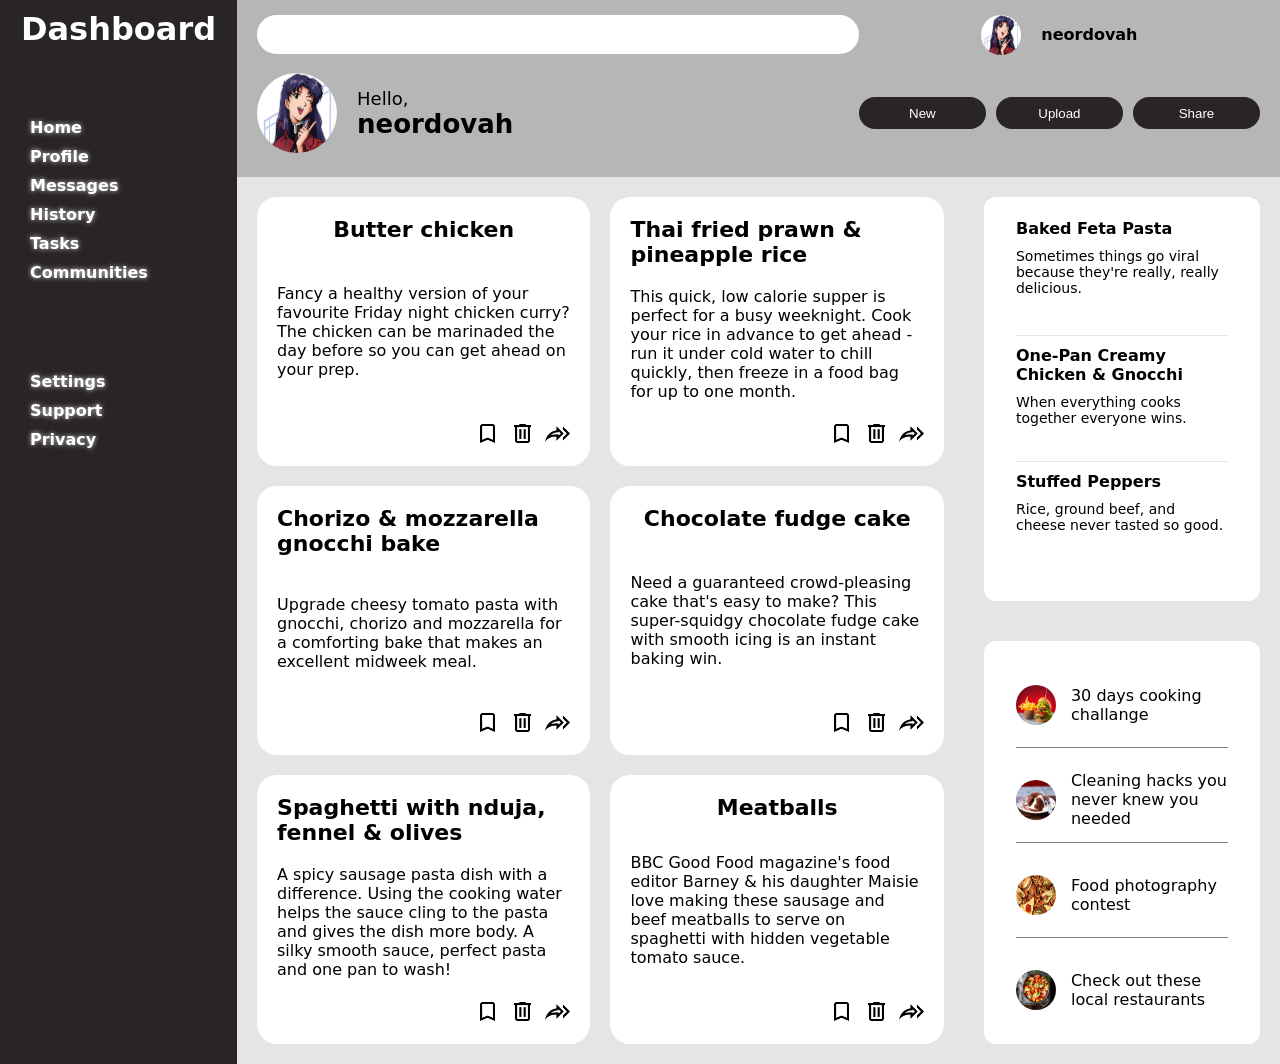
<file: index.html>
<!DOCTYPE html>
<html lang="en">
<head>
    <meta charset="UTF-8">
    <meta http-equiv="X-UA-Compatible" content="IE=edge">
    <meta name="viewport" content="width=device-width, initial-scale=1.0">
    <title>Admin Dashboard</title>
    <link rel="stylesheet" href="styles.css" >
    <link rel="stylesheet" href="materialdesignicons.css">
</head>
<body>
    <div class="container">
        <div class="header">
            <div class="top-header-side">
            <div id="search-bar"></div>
                <div class="profile-small">
                    <img src="./img/avatar.jpg">
                    <p>neordovah</p>
                </div>
            </div>
            <div class="bottom-header-side">
                <div class="greeting">
                    <img src="./img/avatar.jpg">
                    <div class="greeting-text">
                        <p>Hello,</p>
                        <p>neordovah</p>
                    </div>
                </div>
                <div class="header-buttons">
                    <button class="header-button">New</button>
                    <button class="header-button">Upload</button>
                    <button class="header-button">Share</button>
                </div>
            </div>
        </div>
        <div class="sidebar">
            <div class="logo">
                <h1>Dashboard</h1>
            </div>
            <div class="options1">
                <div class="option">
                    <p>Home</p>
                </div>
                <div class="option">
                    <p>Profile</p>
                </div>
                <div class="option">
                    <p>Messages</p>
                </div>
                <div class="option">
                    <p>History</p>
                </div>
                <div class="option">
                    <p>Tasks</p>
                </div>
                <div class="option">
                    <p>Communities</p>
                </div>
            </div>
            <div class="options2">
                <div class="option">
                    <p>Settings</p>
                </div>
                <div class="option">
                    <p>Support</p>
                </div>
                <div class="option">
                    <p>Privacy</p>
                </div>
            </div>
        </div>

            <div class="articles">
                <div class="article">
                    <p>Butter chicken</p>
                    <p>Fancy a healthy version of your favourite Friday night chicken curry? The chicken can be marinaded the day before so you can get ahead on your prep.</p>
                    <div class="article-bar">
                        <img src="./img/save.png">
                        <img src="./img/delete.png">
                        <img src="./img/share.png">
                    </div>
                </div>
                <div class="article">
                    <p>Thai fried prawn & pineapple rice</p>
                    <p>This quick, low calorie supper is perfect for a busy weeknight. Cook your rice in advance to get ahead - run it under cold water to chill quickly, then freeze in a food bag for up to one month.</p>
                    <div class="article-bar">
                        <img src="./img/save.png">
                        <img src="./img/delete.png">
                        <img src="./img/share.png">
                    </div>
                </div>
                <div class="article">
                    <p>Chorizo & mozzarella gnocchi bake</p>
                    <p>Upgrade cheesy tomato pasta with gnocchi, chorizo and mozzarella for a comforting bake that makes an excellent midweek meal.</p>
                    <div class="article-bar">
                        <img src="./img/save.png">
                        <img src="./img/delete.png">
                        <img src="./img/share.png">
                    </div>
                </div>
                <div class="article">
                    <p>Chocolate fudge cake</p>
                    <p>Need a guaranteed crowd-pleasing cake that's easy to make? This super-squidgy chocolate fudge cake with smooth icing is an instant baking win.</p>
                    <div class="article-bar">
                        <img src="./img/save.png">
                        <img src="./img/delete.png">
                        <img src="./img/share.png">
                    </div>
                </div>
                <div class="article">
                    <p>Spaghetti with nduja, fennel & olives</p>
                    <p>A spicy sausage pasta dish with a difference. Using the cooking water helps the sauce cling to the pasta and gives the dish more body. A silky smooth sauce, perfect pasta and one pan to wash!</p>
                    <div class="article-bar">
                        <img src="./img/save.png">
                        <img src="./img/delete.png">
                        <img src="./img/share.png">
                    </div>
                </div>
                <div class="article">
                    <p>Meatballs</p>
                    <p>BBC Good Food magazine's food editor Barney & his daughter Maisie love making these sausage and beef meatballs to serve on spaghetti with hidden vegetable tomato sauce.</p>
                    <div class="article-bar">
                        <img src="./img/save.png">
                        <img src="./img/delete.png">
                        <img src="./img/share.png">
                    </div>
            </div>
            </div>

                <div class="right-side">

                <div class="latest-recipes">
                    <div class="recipe">
                        <p>Baked Feta Pasta</p>
                        <p>Sometimes things go viral because they're really, really delicious.</p>
                    </div>
                    <div class="recipe">
                        <p>One-Pan Creamy Chicken & Gnocchi</p>
                        <p>When everything cooks together everyone wins.</p>
                    </div>
                    <div class="recipe">
                        <p>Stuffed Peppers</p>
                        <p>Rice, ground beef, and cheese never tasted so good.</p>
                    </div>
                </div>

                <div class="trending">
                    
                    <div class="trending-element">
                        <img src="./img/foodpic1.webp">
                        <p>30 days cooking challange</p>
                    </div>
                    <div class="trending-element">
                        <img src="./img/foodpic7.jpg">
                        <p>Cleaning hacks you never knew you needed</p>
                    </div>
                    <div class="trending-element">
                        <img src="./img/foodpic6.jpg">
                        <p>Food photography contest</p>
                    </div>
                    <div class="trending-element">
                        <img src="./img/foodpic4.jpg">
                        <p>Check out these local restaurants</p>
                    </div>
                </div>
            </div>

</body>
</html>
</file>
<file: styles.css>
html, body {
    min-height: 100vh;
    font-family: system-ui, -apple-system, BlinkMacSystemFont, 'Segoe UI', Roboto, Oxygen, Ubuntu, Cantarell, 'Open Sans', 'Helvetica Neue', sans-serif;
}

* {
   appearance: none;
    padding: 0;
    margin: 0;
    box-sizing: border-box;
}

.container {
    display: grid;
    grid-template-columns: 0.75fr 2.3fr 1fr;
    grid-template-rows: 1fr 5fr;
    min-height: 100vh;
    justify-content: end;
}


.header {
    background-color: #b6b6b6;
    grid-column: 2 / 4;
    height: 100%;
    display: grid;
    grid-template-rows: 1fr 2fr;
}

.top-header-side {
    display: grid;
    grid-template-columns: 3fr 2fr;
    padding: 10px 20px;
    padding-bottom: 0;
}

#search-bar {
    background-color: white;
    border-radius: 20px;
    height: 80%;
    align-self: center;
}

.profile-small > img {
    height: 40px;
    width: 40px;
    border-radius: 50%;
}

.profile-small {
    display: flex;
    align-items: center;
    justify-content: center;
    gap: 20px;
}

.profile-small > p {
    font-weight: bold;
}

.header-buttons {
    display: grid;
    grid-template-columns: 1fr 1fr 1fr;
    justify-content: center;
    gap: 10px;
}

.header-button {
    padding: 8px;
    border: none;
    margin: 0;
    background-color: #292524;
    color: white;
    border-radius: 20px;
    height: 30%;
    align-self: center;
    justify-content: center;
}

.bottom-header-side {
    display: grid;
    grid-template-columns: 3fr 2fr;
    padding: 10px 20px;
    padding-top: 0;
}

.greeting > img {
    height: 80px;
    width: 80px;
    border-radius: 50%;
}

.greeting {
    display: flex;
    align-items: center;
    gap: 20px;
}

.greeting-text > p:first-child {
    font-size: 18px;
}

.greeting-text > p:last-child {
    font-size: 26px;
    font-weight: bold;
}

.sidebar {
    grid-row: 1 / 3;
    background-color: #292524;
    height: 100%;
    display: flex;
    flex-direction: column;
    gap: 30px;
    color: white;
}

.logo > h1 {
    text-align: center;
    padding: 10px 10px;
}

.options1, .options2 {
    padding: 30px;
    display: flex;
    flex-direction: column;
    gap: 10px;
    font-weight: bold;
    text-shadow: 0 0 5px lightgray;
}

.options1 > p:hover, .options2 > p:hover {
    border-bottom: 2px solid black;
}

.article > p:first-child {
    font-size: 22px;
    font-weight: bold;
}

.articles {
    display: grid;
    grid-template-columns: repeat(auto-fit, minmax(250px, 1fr));
    grid-auto-rows: 1fr;
    gap: 20px;
    padding: 20px;
    background-color:  #e7e5e4;
}

.article {
    background-color: white;
    align-items: center;
    display: flex;
    flex-direction: column;
    border-radius: 20px;
    padding: 20px;
    gap: 20px;
    justify-content: space-between;
}

.right-side {
    display: grid;
    grid-template-rows: 1fr 1fr;
    background-color: #e7e5e4;
}

.latest-recipes {
    border-radius: 12px;
    background-color: white;
    margin: 20px;
    display: grid;
    grid-template-rows: 1fr 1fr 1fr;
    padding: 12px 32px;
}

.recipe {
    border-bottom: solid 1px  #e7e5e4;
    display: flex;
    flex-direction: column;
    gap: 10px;
    padding: 10px 0 0 0;
}

.recipe:last-child {
    border-bottom: none;
}

.recipe > p:first-child{
    font-weight: bold;
}

.recipe > p:last-child{
    font-size: 14px;
}

.trending {
    border-radius: 12px;
    background-color: white;
    margin: 20px;
    display: grid;
    grid-template-rows: 1fr 1fr 1fr 1fr;
    padding: 12px 32px;
}

.trending-element {
    border-bottom: solid 1px gray;
    display: flex;
    gap: 15px;
    align-items: center;
    padding: 10px 0 0 0;
}

.trending-element:last-child {
    border-bottom: none;
}

.trending-element > img {
    width: 40px;
    height: 40px;
    border-radius: 50%;
}

.article-bar > img {
    height: 25px;
}

.article-bar {
    align-self: end;
    gap: 10px;
    display: flex;
}
</file>
<file: materialdesignicons.css>
/* MaterialDesignIcons.com */
@font-face {
  font-family: "Material Design Icons";
  src: url("../fonts/materialdesignicons-webfont.eot?v=6.8.96");
  src: url("../fonts/materialdesignicons-webfont.eot?#iefix&v=6.8.96") format("embedded-opentype"), url("../fonts/materialdesignicons-webfont.woff2?v=6.8.96") format("woff2"), url("../fonts/materialdesignicons-webfont.woff?v=6.8.96") format("woff"), url("../fonts/materialdesignicons-webfont.ttf?v=6.8.96") format("truetype");
  font-weight: normal;
  font-style: normal;
}

.mdi:before,
.mdi-set {
  display: inline-block;
  font: normal normal normal 24px/1 "Material Design Icons";
  font-size: inherit;
  text-rendering: auto;
  line-height: inherit;
  -webkit-font-smoothing: antialiased;
  -moz-osx-font-smoothing: grayscale;
}

.mdi-ab-testing::before {
  content: "\F01C9";
}

.mdi-abacus::before {
  content: "\F16E0";
}

.mdi-abjad-arabic::before {
  content: "\F1328";
}

.mdi-abjad-hebrew::before {
  content: "\F1329";
}

.mdi-abugida-devanagari::before {
  content: "\F132A";
}

.mdi-abugida-thai::before {
  content: "\F132B";
}

.mdi-access-point::before {
  content: "\F0003";
}

.mdi-access-point-check::before {
  content: "\F1538";
}

.mdi-access-point-minus::before {
  content: "\F1539";
}

.mdi-access-point-network::before {
  content: "\F0002";
}

.mdi-access-point-network-off::before {
  content: "\F0BE1";
}

.mdi-access-point-off::before {
  content: "\F1511";
}

.mdi-access-point-plus::before {
  content: "\F153A";
}

.mdi-access-point-remove::before {
  content: "\F153B";
}

.mdi-account::before {
  content: "\F0004";
}

.mdi-account-alert::before {
  content: "\F0005";
}

.mdi-account-alert-outline::before {
  content: "\F0B50";
}

.mdi-account-arrow-down::before {
  content: "\F1868";
}

.mdi-account-arrow-down-outline::before {
  content: "\F1869";
}

.mdi-account-arrow-left::before {
  content: "\F0B51";
}

.mdi-account-arrow-left-outline::before {
  content: "\F0B52";
}

.mdi-account-arrow-right::before {
  content: "\F0B53";
}

.mdi-account-arrow-right-outline::before {
  content: "\F0B54";
}

.mdi-account-arrow-up::before {
  content: "\F1867";
}

.mdi-account-arrow-up-outline::before {
  content: "\F186A";
}

.mdi-account-box::before {
  content: "\F0006";
}

.mdi-account-box-multiple::before {
  content: "\F0934";
}

.mdi-account-box-multiple-outline::before {
  content: "\F100A";
}

.mdi-account-box-outline::before {
  content: "\F0007";
}

.mdi-account-cancel::before {
  content: "\F12DF";
}

.mdi-account-cancel-outline::before {
  content: "\F12E0";
}

.mdi-account-cash::before {
  content: "\F1097";
}

.mdi-account-cash-outline::before {
  content: "\F1098";
}

.mdi-account-check::before {
  content: "\F0008";
}

.mdi-account-check-outline::before {
  content: "\F0BE2";
}

.mdi-account-child::before {
  content: "\F0A89";
}

.mdi-account-child-circle::before {
  content: "\F0A8A";
}

.mdi-account-child-outline::before {
  content: "\F10C8";
}

.mdi-account-circle::before {
  content: "\F0009";
}

.mdi-account-circle-outline::before {
  content: "\F0B55";
}

.mdi-account-clock::before {
  content: "\F0B56";
}

.mdi-account-clock-outline::before {
  content: "\F0B57";
}

.mdi-account-cog::before {
  content: "\F1370";
}

.mdi-account-cog-outline::before {
  content: "\F1371";
}

.mdi-account-convert::before {
  content: "\F000A";
}

.mdi-account-convert-outline::before {
  content: "\F1301";
}

.mdi-account-cowboy-hat::before {
  content: "\F0E9B";
}

.mdi-account-cowboy-hat-outline::before {
  content: "\F17F3";
}

.mdi-account-details::before {
  content: "\F0631";
}

.mdi-account-details-outline::before {
  content: "\F1372";
}

.mdi-account-edit::before {
  content: "\F06BC";
}

.mdi-account-edit-outline::before {
  content: "\F0FFB";
}

.mdi-account-eye::before {
  content: "\F0420";
}

.mdi-account-eye-outline::before {
  content: "\F127B";
}

.mdi-account-filter::before {
  content: "\F0936";
}

.mdi-account-filter-outline::before {
  content: "\F0F9D";
}

.mdi-account-group::before {
  content: "\F0849";
}

.mdi-account-group-outline::before {
  content: "\F0B58";
}

.mdi-account-hard-hat::before {
  content: "\F05B5";
}

.mdi-account-hard-hat-outline::before {
  content: "\F1A1F";
}

.mdi-account-heart::before {
  content: "\F0899";
}

.mdi-account-heart-outline::before {
  content: "\F0BE3";
}

.mdi-account-injury::before {
  content: "\F1815";
}

.mdi-account-injury-outline::before {
  content: "\F1816";
}

.mdi-account-key::before {
  content: "\F000B";
}

.mdi-account-key-outline::before {
  content: "\F0BE4";
}

.mdi-account-lock::before {
  content: "\F115E";
}

.mdi-account-lock-open::before {
  content: "\F1960";
}

.mdi-account-lock-open-outline::before {
  content: "\F1961";
}

.mdi-account-lock-outline::before {
  content: "\F115F";
}

.mdi-account-minus::before {
  content: "\F000D";
}

.mdi-account-minus-outline::before {
  content: "\F0AEC";
}

.mdi-account-multiple::before {
  content: "\F000E";
}

.mdi-account-multiple-check::before {
  content: "\F08C5";
}

.mdi-account-multiple-check-outline::before {
  content: "\F11FE";
}

.mdi-account-multiple-minus::before {
  content: "\F05D3";
}

.mdi-account-multiple-minus-outline::before {
  content: "\F0BE5";
}

.mdi-account-multiple-outline::before {
  content: "\F000F";
}

.mdi-account-multiple-plus::before {
  content: "\F0010";
}

.mdi-account-multiple-plus-outline::before {
  content: "\F0800";
}

.mdi-account-multiple-remove::before {
  content: "\F120A";
}

.mdi-account-multiple-remove-outline::before {
  content: "\F120B";
}

.mdi-account-music::before {
  content: "\F0803";
}

.mdi-account-music-outline::before {
  content: "\F0CE9";
}

.mdi-account-network::before {
  content: "\F0011";
}

.mdi-account-network-outline::before {
  content: "\F0BE6";
}

.mdi-account-off::before {
  content: "\F0012";
}

.mdi-account-off-outline::before {
  content: "\F0BE7";
}

.mdi-account-outline::before {
  content: "\F0013";
}

.mdi-account-plus::before {
  content: "\F0014";
}

.mdi-account-plus-outline::before {
  content: "\F0801";
}

.mdi-account-question::before {
  content: "\F0B59";
}

.mdi-account-question-outline::before {
  content: "\F0B5A";
}

.mdi-account-reactivate::before {
  content: "\F152B";
}

.mdi-account-reactivate-outline::before {
  content: "\F152C";
}

.mdi-account-remove::before {
  content: "\F0015";
}

.mdi-account-remove-outline::before {
  content: "\F0AED";
}

.mdi-account-school::before {
  content: "\F1A20";
}

.mdi-account-school-outline::before {
  content: "\F1A21";
}

.mdi-account-search::before {
  content: "\F0016";
}

.mdi-account-search-outline::before {
  content: "\F0935";
}

.mdi-account-settings::before {
  content: "\F0630";
}

.mdi-account-settings-outline::before {
  content: "\F10C9";
}

.mdi-account-star::before {
  content: "\F0017";
}

.mdi-account-star-outline::before {
  content: "\F0BE8";
}

.mdi-account-supervisor::before {
  content: "\F0A8B";
}

.mdi-account-supervisor-circle::before {
  content: "\F0A8C";
}

.mdi-account-supervisor-circle-outline::before {
  content: "\F14EC";
}

.mdi-account-supervisor-outline::before {
  content: "\F112D";
}

.mdi-account-switch::before {
  content: "\F0019";
}

.mdi-account-switch-outline::before {
  content: "\F04CB";
}

.mdi-account-sync::before {
  content: "\F191B";
}

.mdi-account-sync-outline::before {
  content: "\F191C";
}

.mdi-account-tie::before {
  content: "\F0CE3";
}

.mdi-account-tie-hat::before {
  content: "\F1898";
}

.mdi-account-tie-hat-outline::before {
  content: "\F1899";
}

.mdi-account-tie-outline::before {
  content: "\F10CA";
}

.mdi-account-tie-voice::before {
  content: "\F1308";
}

.mdi-account-tie-voice-off::before {
  content: "\F130A";
}

.mdi-account-tie-voice-off-outline::before {
  content: "\F130B";
}

.mdi-account-tie-voice-outline::before {
  content: "\F1309";
}

.mdi-account-tie-woman::before {
  content: "\F1A8C";
}

.mdi-account-voice::before {
  content: "\F05CB";
}

.mdi-account-voice-off::before {
  content: "\F0ED4";
}

.mdi-account-wrench::before {
  content: "\F189A";
}

.mdi-account-wrench-outline::before {
  content: "\F189B";
}

.mdi-adjust::before {
  content: "\F001A";
}

.mdi-advertisements::before {
  content: "\F192A";
}

.mdi-advertisements-off::before {
  content: "\F192B";
}

.mdi-air-conditioner::before {
  content: "\F001B";
}

.mdi-air-filter::before {
  content: "\F0D43";
}

.mdi-air-horn::before {
  content: "\F0DAC";
}

.mdi-air-humidifier::before {
  content: "\F1099";
}

.mdi-air-humidifier-off::before {
  content: "\F1466";
}

.mdi-air-purifier::before {
  content: "\F0D44";
}

.mdi-airbag::before {
  content: "\F0BE9";
}

.mdi-airballoon::before {
  content: "\F001C";
}

.mdi-airballoon-outline::before {
  content: "\F100B";
}

.mdi-airplane::before {
  content: "\F001D";
}

.mdi-airplane-alert::before {
  content: "\F187A";
}

.mdi-airplane-check::before {
  content: "\F187B";
}

.mdi-airplane-clock::before {
  content: "\F187C";
}

.mdi-airplane-cog::before {
  content: "\F187D";
}

.mdi-airplane-edit::before {
  content: "\F187E";
}

.mdi-airplane-landing::before {
  content: "\F05D4";
}

.mdi-airplane-marker::before {
  content: "\F187F";
}

.mdi-airplane-minus::before {
  content: "\F1880";
}

.mdi-airplane-off::before {
  content: "\F001E";
}

.mdi-airplane-plus::before {
  content: "\F1881";
}

.mdi-airplane-remove::before {
  content: "\F1882";
}

.mdi-airplane-search::before {
  content: "\F1883";
}

.mdi-airplane-settings::before {
  content: "\F1884";
}

.mdi-airplane-takeoff::before {
  content: "\F05D5";
}

.mdi-airport::before {
  content: "\F084B";
}

.mdi-alarm::before {
  content: "\F0020";
}

.mdi-alarm-bell::before {
  content: "\F078E";
}

.mdi-alarm-check::before {
  content: "\F0021";
}

.mdi-alarm-light::before {
  content: "\F078F";
}

.mdi-alarm-light-off::before {
  content: "\F171E";
}

.mdi-alarm-light-off-outline::before {
  content: "\F171F";
}

.mdi-alarm-light-outline::before {
  content: "\F0BEA";
}

.mdi-alarm-multiple::before {
  content: "\F0022";
}

.mdi-alarm-note::before {
  content: "\F0E71";
}

.mdi-alarm-note-off::before {
  content: "\F0E72";
}

.mdi-alarm-off::before {
  content: "\F0023";
}

.mdi-alarm-panel::before {
  content: "\F15C4";
}

.mdi-alarm-panel-outline::before {
  content: "\F15C5";
}

.mdi-alarm-plus::before {
  content: "\F0024";
}

.mdi-alarm-snooze::before {
  content: "\F068E";
}

.mdi-album::before {
  content: "\F0025";
}

.mdi-alert::before {
  content: "\F0026";
}

.mdi-alert-box::before {
  content: "\F0027";
}

.mdi-alert-box-outline::before {
  content: "\F0CE4";
}

.mdi-alert-circle::before {
  content: "\F0028";
}

.mdi-alert-circle-check::before {
  content: "\F11ED";
}

.mdi-alert-circle-check-outline::before {
  content: "\F11EE";
}

.mdi-alert-circle-outline::before {
  content: "\F05D6";
}

.mdi-alert-decagram::before {
  content: "\F06BD";
}

.mdi-alert-decagram-outline::before {
  content: "\F0CE5";
}

.mdi-alert-minus::before {
  content: "\F14BB";
}

.mdi-alert-minus-outline::before {
  content: "\F14BE";
}

.mdi-alert-octagon::before {
  content: "\F0029";
}

.mdi-alert-octagon-outline::before {
  content: "\F0CE6";
}

.mdi-alert-octagram::before {
  content: "\F0767";
}

.mdi-alert-octagram-outline::before {
  content: "\F0CE7";
}

.mdi-alert-outline::before {
  content: "\F002A";
}

.mdi-alert-plus::before {
  content: "\F14BA";
}

.mdi-alert-plus-outline::before {
  content: "\F14BD";
}

.mdi-alert-remove::before {
  content: "\F14BC";
}

.mdi-alert-remove-outline::before {
  content: "\F14BF";
}

.mdi-alert-rhombus::before {
  content: "\F11CE";
}

.mdi-alert-rhombus-outline::before {
  content: "\F11CF";
}

.mdi-alien::before {
  content: "\F089A";
}

.mdi-alien-outline::before {
  content: "\F10CB";
}

.mdi-align-horizontal-center::before {
  content: "\F11C3";
}

.mdi-align-horizontal-distribute::before {
  content: "\F1962";
}

.mdi-align-horizontal-left::before {
  content: "\F11C2";
}

.mdi-align-horizontal-right::before {
  content: "\F11C4";
}

.mdi-align-vertical-bottom::before {
  content: "\F11C5";
}

.mdi-align-vertical-center::before {
  content: "\F11C6";
}

.mdi-align-vertical-distribute::before {
  content: "\F1963";
}

.mdi-align-vertical-top::before {
  content: "\F11C7";
}

.mdi-all-inclusive::before {
  content: "\F06BE";
}

.mdi-all-inclusive-box::before {
  content: "\F188D";
}

.mdi-all-inclusive-box-outline::before {
  content: "\F188E";
}

.mdi-allergy::before {
  content: "\F1258";
}

.mdi-alpha::before {
  content: "\F002B";
}

.mdi-alpha-a::before {
  content: "\F0AEE";
}

.mdi-alpha-a-box::before {
  content: "\F0B08";
}

.mdi-alpha-a-box-outline::before {
  content: "\F0BEB";
}

.mdi-alpha-a-circle::before {
  content: "\F0BEC";
}

.mdi-alpha-a-circle-outline::before {
  content: "\F0BED";
}

.mdi-alpha-b::before {
  content: "\F0AEF";
}

.mdi-alpha-b-box::before {
  content: "\F0B09";
}

.mdi-alpha-b-box-outline::before {
  content: "\F0BEE";
}

.mdi-alpha-b-circle::before {
  content: "\F0BEF";
}

.mdi-alpha-b-circle-outline::before {
  content: "\F0BF0";
}

.mdi-alpha-c::before {
  content: "\F0AF0";
}

.mdi-alpha-c-box::before {
  content: "\F0B0A";
}

.mdi-alpha-c-box-outline::before {
  content: "\F0BF1";
}

.mdi-alpha-c-circle::before {
  content: "\F0BF2";
}

.mdi-alpha-c-circle-outline::before {
  content: "\F0BF3";
}

.mdi-alpha-d::before {
  content: "\F0AF1";
}

.mdi-alpha-d-box::before {
  content: "\F0B0B";
}

.mdi-alpha-d-box-outline::before {
  content: "\F0BF4";
}

.mdi-alpha-d-circle::before {
  content: "\F0BF5";
}

.mdi-alpha-d-circle-outline::before {
  content: "\F0BF6";
}

.mdi-alpha-e::before {
  content: "\F0AF2";
}

.mdi-alpha-e-box::before {
  content: "\F0B0C";
}

.mdi-alpha-e-box-outline::before {
  content: "\F0BF7";
}

.mdi-alpha-e-circle::before {
  content: "\F0BF8";
}

.mdi-alpha-e-circle-outline::before {
  content: "\F0BF9";
}

.mdi-alpha-f::before {
  content: "\F0AF3";
}

.mdi-alpha-f-box::before {
  content: "\F0B0D";
}

.mdi-alpha-f-box-outline::before {
  content: "\F0BFA";
}

.mdi-alpha-f-circle::before {
  content: "\F0BFB";
}

.mdi-alpha-f-circle-outline::before {
  content: "\F0BFC";
}

.mdi-alpha-g::before {
  content: "\F0AF4";
}

.mdi-alpha-g-box::before {
  content: "\F0B0E";
}

.mdi-alpha-g-box-outline::before {
  content: "\F0BFD";
}

.mdi-alpha-g-circle::before {
  content: "\F0BFE";
}

.mdi-alpha-g-circle-outline::before {
  content: "\F0BFF";
}

.mdi-alpha-h::before {
  content: "\F0AF5";
}

.mdi-alpha-h-box::before {
  content: "\F0B0F";
}

.mdi-alpha-h-box-outline::before {
  content: "\F0C00";
}

.mdi-alpha-h-circle::before {
  content: "\F0C01";
}

.mdi-alpha-h-circle-outline::before {
  content: "\F0C02";
}

.mdi-alpha-i::before {
  content: "\F0AF6";
}

.mdi-alpha-i-box::before {
  content: "\F0B10";
}

.mdi-alpha-i-box-outline::before {
  content: "\F0C03";
}

.mdi-alpha-i-circle::before {
  content: "\F0C04";
}

.mdi-alpha-i-circle-outline::before {
  content: "\F0C05";
}

.mdi-alpha-j::before {
  content: "\F0AF7";
}

.mdi-alpha-j-box::before {
  content: "\F0B11";
}

.mdi-alpha-j-box-outline::before {
  content: "\F0C06";
}

.mdi-alpha-j-circle::before {
  content: "\F0C07";
}

.mdi-alpha-j-circle-outline::before {
  content: "\F0C08";
}

.mdi-alpha-k::before {
  content: "\F0AF8";
}

.mdi-alpha-k-box::before {
  content: "\F0B12";
}

.mdi-alpha-k-box-outline::before {
  content: "\F0C09";
}

.mdi-alpha-k-circle::before {
  content: "\F0C0A";
}

.mdi-alpha-k-circle-outline::before {
  content: "\F0C0B";
}

.mdi-alpha-l::before {
  content: "\F0AF9";
}

.mdi-alpha-l-box::before {
  content: "\F0B13";
}

.mdi-alpha-l-box-outline::before {
  content: "\F0C0C";
}

.mdi-alpha-l-circle::before {
  content: "\F0C0D";
}

.mdi-alpha-l-circle-outline::before {
  content: "\F0C0E";
}

.mdi-alpha-m::before {
  content: "\F0AFA";
}

.mdi-alpha-m-box::before {
  content: "\F0B14";
}

.mdi-alpha-m-box-outline::before {
  content: "\F0C0F";
}

.mdi-alpha-m-circle::before {
  content: "\F0C10";
}

.mdi-alpha-m-circle-outline::before {
  content: "\F0C11";
}

.mdi-alpha-n::before {
  content: "\F0AFB";
}

.mdi-alpha-n-box::before {
  content: "\F0B15";
}

.mdi-alpha-n-box-outline::before {
  content: "\F0C12";
}

.mdi-alpha-n-circle::before {
  content: "\F0C13";
}

.mdi-alpha-n-circle-outline::before {
  content: "\F0C14";
}

.mdi-alpha-o::before {
  content: "\F0AFC";
}

.mdi-alpha-o-box::before {
  content: "\F0B16";
}

.mdi-alpha-o-box-outline::before {
  content: "\F0C15";
}

.mdi-alpha-o-circle::before {
  content: "\F0C16";
}

.mdi-alpha-o-circle-outline::before {
  content: "\F0C17";
}

.mdi-alpha-p::before {
  content: "\F0AFD";
}

.mdi-alpha-p-box::before {
  content: "\F0B17";
}

.mdi-alpha-p-box-outline::before {
  content: "\F0C18";
}

.mdi-alpha-p-circle::before {
  content: "\F0C19";
}

.mdi-alpha-p-circle-outline::before {
  content: "\F0C1A";
}

.mdi-alpha-q::before {
  content: "\F0AFE";
}

.mdi-alpha-q-box::before {
  content: "\F0B18";
}

.mdi-alpha-q-box-outline::before {
  content: "\F0C1B";
}

.mdi-alpha-q-circle::before {
  content: "\F0C1C";
}

.mdi-alpha-q-circle-outline::before {
  content: "\F0C1D";
}

.mdi-alpha-r::before {
  content: "\F0AFF";
}

.mdi-alpha-r-box::before {
  content: "\F0B19";
}

.mdi-alpha-r-box-outline::before {
  content: "\F0C1E";
}

.mdi-alpha-r-circle::before {
  content: "\F0C1F";
}

.mdi-alpha-r-circle-outline::before {
  content: "\F0C20";
}

.mdi-alpha-s::before {
  content: "\F0B00";
}

.mdi-alpha-s-box::before {
  content: "\F0B1A";
}

.mdi-alpha-s-box-outline::before {
  content: "\F0C21";
}

.mdi-alpha-s-circle::before {
  content: "\F0C22";
}

.mdi-alpha-s-circle-outline::before {
  content: "\F0C23";
}

.mdi-alpha-t::before {
  content: "\F0B01";
}

.mdi-alpha-t-box::before {
  content: "\F0B1B";
}

.mdi-alpha-t-box-outline::before {
  content: "\F0C24";
}

.mdi-alpha-t-circle::before {
  content: "\F0C25";
}

.mdi-alpha-t-circle-outline::before {
  content: "\F0C26";
}

.mdi-alpha-u::before {
  content: "\F0B02";
}

.mdi-alpha-u-box::before {
  content: "\F0B1C";
}

.mdi-alpha-u-box-outline::before {
  content: "\F0C27";
}

.mdi-alpha-u-circle::before {
  content: "\F0C28";
}

.mdi-alpha-u-circle-outline::before {
  content: "\F0C29";
}

.mdi-alpha-v::before {
  content: "\F0B03";
}

.mdi-alpha-v-box::before {
  content: "\F0B1D";
}

.mdi-alpha-v-box-outline::before {
  content: "\F0C2A";
}

.mdi-alpha-v-circle::before {
  content: "\F0C2B";
}

.mdi-alpha-v-circle-outline::before {
  content: "\F0C2C";
}

.mdi-alpha-w::before {
  content: "\F0B04";
}

.mdi-alpha-w-box::before {
  content: "\F0B1E";
}

.mdi-alpha-w-box-outline::before {
  content: "\F0C2D";
}

.mdi-alpha-w-circle::before {
  content: "\F0C2E";
}

.mdi-alpha-w-circle-outline::before {
  content: "\F0C2F";
}

.mdi-alpha-x::before {
  content: "\F0B05";
}

.mdi-alpha-x-box::before {
  content: "\F0B1F";
}

.mdi-alpha-x-box-outline::before {
  content: "\F0C30";
}

.mdi-alpha-x-circle::before {
  content: "\F0C31";
}

.mdi-alpha-x-circle-outline::before {
  content: "\F0C32";
}

.mdi-alpha-y::before {
  content: "\F0B06";
}

.mdi-alpha-y-box::before {
  content: "\F0B20";
}

.mdi-alpha-y-box-outline::before {
  content: "\F0C33";
}

.mdi-alpha-y-circle::before {
  content: "\F0C34";
}

.mdi-alpha-y-circle-outline::before {
  content: "\F0C35";
}

.mdi-alpha-z::before {
  content: "\F0B07";
}

.mdi-alpha-z-box::before {
  content: "\F0B21";
}

.mdi-alpha-z-box-outline::before {
  content: "\F0C36";
}

.mdi-alpha-z-circle::before {
  content: "\F0C37";
}

.mdi-alpha-z-circle-outline::before {
  content: "\F0C38";
}

.mdi-alphabet-aurebesh::before {
  content: "\F132C";
}

.mdi-alphabet-cyrillic::before {
  content: "\F132D";
}

.mdi-alphabet-greek::before {
  content: "\F132E";
}

.mdi-alphabet-latin::before {
  content: "\F132F";
}

.mdi-alphabet-piqad::before {
  content: "\F1330";
}

.mdi-alphabet-tengwar::before {
  content: "\F1337";
}

.mdi-alphabetical::before {
  content: "\F002C";
}

.mdi-alphabetical-off::before {
  content: "\F100C";
}

.mdi-alphabetical-variant::before {
  content: "\F100D";
}

.mdi-alphabetical-variant-off::before {
  content: "\F100E";
}

.mdi-altimeter::before {
  content: "\F05D7";
}

.mdi-ambulance::before {
  content: "\F002F";
}

.mdi-ammunition::before {
  content: "\F0CE8";
}

.mdi-ampersand::before {
  content: "\F0A8D";
}

.mdi-amplifier::before {
  content: "\F0030";
}

.mdi-amplifier-off::before {
  content: "\F11B5";
}

.mdi-anchor::before {
  content: "\F0031";
}

.mdi-android::before {
  content: "\F0032";
}

.mdi-android-messages::before {
  content: "\F0D45";
}

.mdi-android-studio::before {
  content: "\F0034";
}

.mdi-angle-acute::before {
  content: "\F0937";
}

.mdi-angle-obtuse::before {
  content: "\F0938";
}

.mdi-angle-right::before {
  content: "\F0939";
}

.mdi-angular::before {
  content: "\F06B2";
}

.mdi-angularjs::before {
  content: "\F06BF";
}

.mdi-animation::before {
  content: "\F05D8";
}

.mdi-animation-outline::before {
  content: "\F0A8F";
}

.mdi-animation-play::before {
  content: "\F093A";
}

.mdi-animation-play-outline::before {
  content: "\F0A90";
}

.mdi-ansible::before {
  content: "\F109A";
}

.mdi-antenna::before {
  content: "\F1119";
}

.mdi-anvil::before {
  content: "\F089B";
}

.mdi-apache-kafka::before {
  content: "\F100F";
}

.mdi-api::before {
  content: "\F109B";
}

.mdi-api-off::before {
  content: "\F1257";
}

.mdi-apple::before {
  content: "\F0035";
}

.mdi-apple-finder::before {
  content: "\F0036";
}

.mdi-apple-icloud::before {
  content: "\F0038";
}

.mdi-apple-ios::before {
  content: "\F0037";
}

.mdi-apple-keyboard-caps::before {
  content: "\F0632";
}

.mdi-apple-keyboard-command::before {
  content: "\F0633";
}

.mdi-apple-keyboard-control::before {
  content: "\F0634";
}

.mdi-apple-keyboard-option::before {
  content: "\F0635";
}

.mdi-apple-keyboard-shift::before {
  content: "\F0636";
}

.mdi-apple-safari::before {
  content: "\F0039";
}

.mdi-application::before {
  content: "\F08C6";
}

.mdi-application-array::before {
  content: "\F10F5";
}

.mdi-application-array-outline::before {
  content: "\F10F6";
}

.mdi-application-braces::before {
  content: "\F10F7";
}

.mdi-application-braces-outline::before {
  content: "\F10F8";
}

.mdi-application-brackets::before {
  content: "\F0C8B";
}

.mdi-application-brackets-outline::before {
  content: "\F0C8C";
}

.mdi-application-cog::before {
  content: "\F0675";
}

.mdi-application-cog-outline::before {
  content: "\F1577";
}

.mdi-application-edit::before {
  content: "\F00AE";
}

.mdi-application-edit-outline::before {
  content: "\F0619";
}

.mdi-application-export::before {
  content: "\F0DAD";
}

.mdi-application-import::before {
  content: "\F0DAE";
}

.mdi-application-outline::before {
  content: "\F0614";
}

.mdi-application-parentheses::before {
  content: "\F10F9";
}

.mdi-application-parentheses-outline::before {
  content: "\F10FA";
}

.mdi-application-settings::before {
  content: "\F0B60";
}

.mdi-application-settings-outline::before {
  content: "\F1555";
}

.mdi-application-variable::before {
  content: "\F10FB";
}

.mdi-application-variable-outline::before {
  content: "\F10FC";
}

.mdi-approximately-equal::before {
  content: "\F0F9E";
}

.mdi-approximately-equal-box::before {
  content: "\F0F9F";
}

.mdi-apps::before {
  content: "\F003B";
}

.mdi-apps-box::before {
  content: "\F0D46";
}

.mdi-arch::before {
  content: "\F08C7";
}

.mdi-archive::before {
  content: "\F003C";
}

.mdi-archive-alert::before {
  content: "\F14FD";
}

.mdi-archive-alert-outline::before {
  content: "\F14FE";
}

.mdi-archive-arrow-down::before {
  content: "\F1259";
}

.mdi-archive-arrow-down-outline::before {
  content: "\F125A";
}

.mdi-archive-arrow-up::before {
  content: "\F125B";
}

.mdi-archive-arrow-up-outline::before {
  content: "\F125C";
}

.mdi-archive-cancel::before {
  content: "\F174B";
}

.mdi-archive-cancel-outline::before {
  content: "\F174C";
}

.mdi-archive-check::before {
  content: "\F174D";
}

.mdi-archive-check-outline::before {
  content: "\F174E";
}

.mdi-archive-clock::before {
  content: "\F174F";
}

.mdi-archive-clock-outline::before {
  content: "\F1750";
}

.mdi-archive-cog::before {
  content: "\F1751";
}

.mdi-archive-cog-outline::before {
  content: "\F1752";
}

.mdi-archive-edit::before {
  content: "\F1753";
}

.mdi-archive-edit-outline::before {
  content: "\F1754";
}

.mdi-archive-eye::before {
  content: "\F1755";
}

.mdi-archive-eye-outline::before {
  content: "\F1756";
}

.mdi-archive-lock::before {
  content: "\F1757";
}

.mdi-archive-lock-open::before {
  content: "\F1758";
}

.mdi-archive-lock-open-outline::before {
  content: "\F1759";
}

.mdi-archive-lock-outline::before {
  content: "\F175A";
}

.mdi-archive-marker::before {
  content: "\F175B";
}

.mdi-archive-marker-outline::before {
  content: "\F175C";
}

.mdi-archive-minus::before {
  content: "\F175D";
}

.mdi-archive-minus-outline::before {
  content: "\F175E";
}

.mdi-archive-music::before {
  content: "\F175F";
}

.mdi-archive-music-outline::before {
  content: "\F1760";
}

.mdi-archive-off::before {
  content: "\F1761";
}

.mdi-archive-off-outline::before {
  content: "\F1762";
}

.mdi-archive-outline::before {
  content: "\F120E";
}

.mdi-archive-plus::before {
  content: "\F1763";
}

.mdi-archive-plus-outline::before {
  content: "\F1764";
}

.mdi-archive-refresh::before {
  content: "\F1765";
}

.mdi-archive-refresh-outline::before {
  content: "\F1766";
}

.mdi-archive-remove::before {
  content: "\F1767";
}

.mdi-archive-remove-outline::before {
  content: "\F1768";
}

.mdi-archive-search::before {
  content: "\F1769";
}

.mdi-archive-search-outline::before {
  content: "\F176A";
}

.mdi-archive-settings::before {
  content: "\F176B";
}

.mdi-archive-settings-outline::before {
  content: "\F176C";
}

.mdi-archive-star::before {
  content: "\F176D";
}

.mdi-archive-star-outline::before {
  content: "\F176E";
}

.mdi-archive-sync::before {
  content: "\F176F";
}

.mdi-archive-sync-outline::before {
  content: "\F1770";
}

.mdi-arm-flex::before {
  content: "\F0FD7";
}

.mdi-arm-flex-outline::before {
  content: "\F0FD6";
}

.mdi-arrange-bring-forward::before {
  content: "\F003D";
}

.mdi-arrange-bring-to-front::before {
  content: "\F003E";
}

.mdi-arrange-send-backward::before {
  content: "\F003F";
}

.mdi-arrange-send-to-back::before {
  content: "\F0040";
}

.mdi-arrow-all::before {
  content: "\F0041";
}

.mdi-arrow-bottom-left::before {
  content: "\F0042";
}

.mdi-arrow-bottom-left-bold-box::before {
  content: "\F1964";
}

.mdi-arrow-bottom-left-bold-box-outline::before {
  content: "\F1965";
}

.mdi-arrow-bottom-left-bold-outline::before {
  content: "\F09B7";
}

.mdi-arrow-bottom-left-thick::before {
  content: "\F09B8";
}

.mdi-arrow-bottom-left-thin::before {
  content: "\F19B6";
}

.mdi-arrow-bottom-left-thin-circle-outline::before {
  content: "\F1596";
}

.mdi-arrow-bottom-right::before {
  content: "\F0043";
}

.mdi-arrow-bottom-right-bold-box::before {
  content: "\F1966";
}

.mdi-arrow-bottom-right-bold-box-outline::before {
  content: "\F1967";
}

.mdi-arrow-bottom-right-bold-outline::before {
  content: "\F09B9";
}

.mdi-arrow-bottom-right-thick::before {
  content: "\F09BA";
}

.mdi-arrow-bottom-right-thin::before {
  content: "\F19B7";
}

.mdi-arrow-bottom-right-thin-circle-outline::before {
  content: "\F1595";
}

.mdi-arrow-collapse::before {
  content: "\F0615";
}

.mdi-arrow-collapse-all::before {
  content: "\F0044";
}

.mdi-arrow-collapse-down::before {
  content: "\F0792";
}

.mdi-arrow-collapse-horizontal::before {
  content: "\F084C";
}

.mdi-arrow-collapse-left::before {
  content: "\F0793";
}

.mdi-arrow-collapse-right::before {
  content: "\F0794";
}

.mdi-arrow-collapse-up::before {
  content: "\F0795";
}

.mdi-arrow-collapse-vertical::before {
  content: "\F084D";
}

.mdi-arrow-decision::before {
  content: "\F09BB";
}

.mdi-arrow-decision-auto::before {
  content: "\F09BC";
}

.mdi-arrow-decision-auto-outline::before {
  content: "\F09BD";
}

.mdi-arrow-decision-outline::before {
  content: "\F09BE";
}

.mdi-arrow-down::before {
  content: "\F0045";
}

.mdi-arrow-down-bold::before {
  content: "\F072E";
}

.mdi-arrow-down-bold-box::before {
  content: "\F072F";
}

.mdi-arrow-down-bold-box-outline::before {
  content: "\F0730";
}

.mdi-arrow-down-bold-circle::before {
  content: "\F0047";
}

.mdi-arrow-down-bold-circle-outline::before {
  content: "\F0048";
}

.mdi-arrow-down-bold-hexagon-outline::before {
  content: "\F0049";
}

.mdi-arrow-down-bold-outline::before {
  content: "\F09BF";
}

.mdi-arrow-down-box::before {
  content: "\F06C0";
}

.mdi-arrow-down-circle::before {
  content: "\F0CDB";
}

.mdi-arrow-down-circle-outline::before {
  content: "\F0CDC";
}

.mdi-arrow-down-drop-circle::before {
  content: "\F004A";
}

.mdi-arrow-down-drop-circle-outline::before {
  content: "\F004B";
}

.mdi-arrow-down-left::before {
  content: "\F17A1";
}

.mdi-arrow-down-left-bold::before {
  content: "\F17A2";
}

.mdi-arrow-down-right::before {
  content: "\F17A3";
}

.mdi-arrow-down-right-bold::before {
  content: "\F17A4";
}

.mdi-arrow-down-thick::before {
  content: "\F0046";
}

.mdi-arrow-down-thin::before {
  content: "\F19B3";
}

.mdi-arrow-down-thin-circle-outline::before {
  content: "\F1599";
}

.mdi-arrow-expand::before {
  content: "\F0616";
}

.mdi-arrow-expand-all::before {
  content: "\F004C";
}

.mdi-arrow-expand-down::before {
  content: "\F0796";
}

.mdi-arrow-expand-horizontal::before {
  content: "\F084E";
}

.mdi-arrow-expand-left::before {
  content: "\F0797";
}

.mdi-arrow-expand-right::before {
  content: "\F0798";
}

.mdi-arrow-expand-up::before {
  content: "\F0799";
}

.mdi-arrow-expand-vertical::before {
  content: "\F084F";
}

.mdi-arrow-horizontal-lock::before {
  content: "\F115B";
}

.mdi-arrow-left::before {
  content: "\F004D";
}

.mdi-arrow-left-bold::before {
  content: "\F0731";
}

.mdi-arrow-left-bold-box::before {
  content: "\F0732";
}

.mdi-arrow-left-bold-box-outline::before {
  content: "\F0733";
}

.mdi-arrow-left-bold-circle::before {
  content: "\F004F";
}

.mdi-arrow-left-bold-circle-outline::before {
  content: "\F0050";
}

.mdi-arrow-left-bold-hexagon-outline::before {
  content: "\F0051";
}

.mdi-arrow-left-bold-outline::before {
  content: "\F09C0";
}

.mdi-arrow-left-bottom::before {
  content: "\F17A5";
}

.mdi-arrow-left-bottom-bold::before {
  content: "\F17A6";
}

.mdi-arrow-left-box::before {
  content: "\F06C1";
}

.mdi-arrow-left-circle::before {
  content: "\F0CDD";
}

.mdi-arrow-left-circle-outline::before {
  content: "\F0CDE";
}

.mdi-arrow-left-drop-circle::before {
  content: "\F0052";
}

.mdi-arrow-left-drop-circle-outline::before {
  content: "\F0053";
}

.mdi-arrow-left-right::before {
  content: "\F0E73";
}

.mdi-arrow-left-right-bold::before {
  content: "\F0E74";
}

.mdi-arrow-left-right-bold-outline::before {
  content: "\F09C1";
}

.mdi-arrow-left-thick::before {
  content: "\F004E";
}

.mdi-arrow-left-thin::before {
  content: "\F19B1";
}

.mdi-arrow-left-thin-circle-outline::before {
  content: "\F159A";
}

.mdi-arrow-left-top::before {
  content: "\F17A7";
}

.mdi-arrow-left-top-bold::before {
  content: "\F17A8";
}

.mdi-arrow-projectile::before {
  content: "\F1840";
}

.mdi-arrow-projectile-multiple::before {
  content: "\F183F";
}

.mdi-arrow-right::before {
  content: "\F0054";
}

.mdi-arrow-right-bold::before {
  content: "\F0734";
}

.mdi-arrow-right-bold-box::before {
  content: "\F0735";
}

.mdi-arrow-right-bold-box-outline::before {
  content: "\F0736";
}

.mdi-arrow-right-bold-circle::before {
  content: "\F0056";
}

.mdi-arrow-right-bold-circle-outline::before {
  content: "\F0057";
}

.mdi-arrow-right-bold-hexagon-outline::before {
  content: "\F0058";
}

.mdi-arrow-right-bold-outline::before {
  content: "\F09C2";
}

.mdi-arrow-right-bottom::before {
  content: "\F17A9";
}

.mdi-arrow-right-bottom-bold::before {
  content: "\F17AA";
}

.mdi-arrow-right-box::before {
  content: "\F06C2";
}

.mdi-arrow-right-circle::before {
  content: "\F0CDF";
}

.mdi-arrow-right-circle-outline::before {
  content: "\F0CE0";
}

.mdi-arrow-right-drop-circle::before {
  content: "\F0059";
}

.mdi-arrow-right-drop-circle-outline::before {
  content: "\F005A";
}

.mdi-arrow-right-thick::before {
  content: "\F0055";
}

.mdi-arrow-right-thin::before {
  content: "\F19B0";
}

.mdi-arrow-right-thin-circle-outline::before {
  content: "\F1598";
}

.mdi-arrow-right-top::before {
  content: "\F17AB";
}

.mdi-arrow-right-top-bold::before {
  content: "\F17AC";
}

.mdi-arrow-split-horizontal::before {
  content: "\F093B";
}

.mdi-arrow-split-vertical::before {
  content: "\F093C";
}

.mdi-arrow-top-left::before {
  content: "\F005B";
}

.mdi-arrow-top-left-bold-box::before {
  content: "\F1968";
}

.mdi-arrow-top-left-bold-box-outline::before {
  content: "\F1969";
}

.mdi-arrow-top-left-bold-outline::before {
  content: "\F09C3";
}

.mdi-arrow-top-left-bottom-right::before {
  content: "\F0E75";
}

.mdi-arrow-top-left-bottom-right-bold::before {
  content: "\F0E76";
}

.mdi-arrow-top-left-thick::before {
  content: "\F09C4";
}

.mdi-arrow-top-left-thin::before {
  content: "\F19B5";
}

.mdi-arrow-top-left-thin-circle-outline::before {
  content: "\F1593";
}

.mdi-arrow-top-right::before {
  content: "\F005C";
}

.mdi-arrow-top-right-bold-box::before {
  content: "\F196A";
}

.mdi-arrow-top-right-bold-box-outline::before {
  content: "\F196B";
}

.mdi-arrow-top-right-bold-outline::before {
  content: "\F09C5";
}

.mdi-arrow-top-right-bottom-left::before {
  content: "\F0E77";
}

.mdi-arrow-top-right-bottom-left-bold::before {
  content: "\F0E78";
}

.mdi-arrow-top-right-thick::before {
  content: "\F09C6";
}

.mdi-arrow-top-right-thin::before {
  content: "\F19B4";
}

.mdi-arrow-top-right-thin-circle-outline::before {
  content: "\F1594";
}

.mdi-arrow-u-down-left::before {
  content: "\F17AD";
}

.mdi-arrow-u-down-left-bold::before {
  content: "\F17AE";
}

.mdi-arrow-u-down-right::before {
  content: "\F17AF";
}

.mdi-arrow-u-down-right-bold::before {
  content: "\F17B0";
}

.mdi-arrow-u-left-bottom::before {
  content: "\F17B1";
}

.mdi-arrow-u-left-bottom-bold::before {
  content: "\F17B2";
}

.mdi-arrow-u-left-top::before {
  content: "\F17B3";
}

.mdi-arrow-u-left-top-bold::before {
  content: "\F17B4";
}

.mdi-arrow-u-right-bottom::before {
  content: "\F17B5";
}

.mdi-arrow-u-right-bottom-bold::before {
  content: "\F17B6";
}

.mdi-arrow-u-right-top::before {
  content: "\F17B7";
}

.mdi-arrow-u-right-top-bold::before {
  content: "\F17B8";
}

.mdi-arrow-u-up-left::before {
  content: "\F17B9";
}

.mdi-arrow-u-up-left-bold::before {
  content: "\F17BA";
}

.mdi-arrow-u-up-right::before {
  content: "\F17BB";
}

.mdi-arrow-u-up-right-bold::before {
  content: "\F17BC";
}

.mdi-arrow-up::before {
  content: "\F005D";
}

.mdi-arrow-up-bold::before {
  content: "\F0737";
}

.mdi-arrow-up-bold-box::before {
  content: "\F0738";
}

.mdi-arrow-up-bold-box-outline::before {
  content: "\F0739";
}

.mdi-arrow-up-bold-circle::before {
  content: "\F005F";
}

.mdi-arrow-up-bold-circle-outline::before {
  content: "\F0060";
}

.mdi-arrow-up-bold-hexagon-outline::before {
  content: "\F0061";
}

.mdi-arrow-up-bold-outline::before {
  content: "\F09C7";
}

.mdi-arrow-up-box::before {
  content: "\F06C3";
}

.mdi-arrow-up-circle::before {
  content: "\F0CE1";
}

.mdi-arrow-up-circle-outline::before {
  content: "\F0CE2";
}

.mdi-arrow-up-down::before {
  content: "\F0E79";
}

.mdi-arrow-up-down-bold::before {
  content: "\F0E7A";
}

.mdi-arrow-up-down-bold-outline::before {
  content: "\F09C8";
}

.mdi-arrow-up-drop-circle::before {
  content: "\F0062";
}

.mdi-arrow-up-drop-circle-outline::before {
  content: "\F0063";
}

.mdi-arrow-up-left::before {
  content: "\F17BD";
}

.mdi-arrow-up-left-bold::before {
  content: "\F17BE";
}

.mdi-arrow-up-right::before {
  content: "\F17BF";
}

.mdi-arrow-up-right-bold::before {
  content: "\F17C0";
}

.mdi-arrow-up-thick::before {
  content: "\F005E";
}

.mdi-arrow-up-thin::before {
  content: "\F19B2";
}

.mdi-arrow-up-thin-circle-outline::before {
  content: "\F1597";
}

.mdi-arrow-vertical-lock::before {
  content: "\F115C";
}

.mdi-artstation::before {
  content: "\F0B5B";
}

.mdi-aspect-ratio::before {
  content: "\F0A24";
}

.mdi-assistant::before {
  content: "\F0064";
}

.mdi-asterisk::before {
  content: "\F06C4";
}

.mdi-asterisk-circle-outline::before {
  content: "\F1A27";
}

.mdi-at::before {
  content: "\F0065";
}

.mdi-atlassian::before {
  content: "\F0804";
}

.mdi-atm::before {
  content: "\F0D47";
}

.mdi-atom::before {
  content: "\F0768";
}

.mdi-atom-variant::before {
  content: "\F0E7B";
}

.mdi-attachment::before {
  content: "\F0066";
}

.mdi-attachment-check::before {
  content: "\F1AC1";
}

.mdi-attachment-lock::before {
  content: "\F19C4";
}

.mdi-attachment-minus::before {
  content: "\F1AC2";
}

.mdi-attachment-off::before {
  content: "\F1AC3";
}

.mdi-attachment-plus::before {
  content: "\F1AC4";
}

.mdi-attachment-remove::before {
  content: "\F1AC5";
}

.mdi-audio-input-rca::before {
  content: "\F186B";
}

.mdi-audio-input-stereo-minijack::before {
  content: "\F186C";
}

.mdi-audio-input-xlr::before {
  content: "\F186D";
}

.mdi-audio-video::before {
  content: "\F093D";
}

.mdi-audio-video-off::before {
  content: "\F11B6";
}

.mdi-augmented-reality::before {
  content: "\F0850";
}

.mdi-auto-download::before {
  content: "\F137E";
}

.mdi-auto-fix::before {
  content: "\F0068";
}

.mdi-auto-upload::before {
  content: "\F0069";
}

.mdi-autorenew::before {
  content: "\F006A";
}

.mdi-autorenew-off::before {
  content: "\F19E7";
}

.mdi-av-timer::before {
  content: "\F006B";
}

.mdi-aws::before {
  content: "\F0E0F";
}

.mdi-axe::before {
  content: "\F08C8";
}

.mdi-axe-battle::before {
  content: "\F1842";
}

.mdi-axis::before {
  content: "\F0D48";
}

.mdi-axis-arrow::before {
  content: "\F0D49";
}

.mdi-axis-arrow-info::before {
  content: "\F140E";
}

.mdi-axis-arrow-lock::before {
  content: "\F0D4A";
}

.mdi-axis-lock::before {
  content: "\F0D4B";
}

.mdi-axis-x-arrow::before {
  content: "\F0D4C";
}

.mdi-axis-x-arrow-lock::before {
  content: "\F0D4D";
}

.mdi-axis-x-rotate-clockwise::before {
  content: "\F0D4E";
}

.mdi-axis-x-rotate-counterclockwise::before {
  content: "\F0D4F";
}

.mdi-axis-x-y-arrow-lock::before {
  content: "\F0D50";
}

.mdi-axis-y-arrow::before {
  content: "\F0D51";
}

.mdi-axis-y-arrow-lock::before {
  content: "\F0D52";
}

.mdi-axis-y-rotate-clockwise::before {
  content: "\F0D53";
}

.mdi-axis-y-rotate-counterclockwise::before {
  content: "\F0D54";
}

.mdi-axis-z-arrow::before {
  content: "\F0D55";
}

.mdi-axis-z-arrow-lock::before {
  content: "\F0D56";
}

.mdi-axis-z-rotate-clockwise::before {
  content: "\F0D57";
}

.mdi-axis-z-rotate-counterclockwise::before {
  content: "\F0D58";
}

.mdi-babel::before {
  content: "\F0A25";
}

.mdi-baby::before {
  content: "\F006C";
}

.mdi-baby-bottle::before {
  content: "\F0F39";
}

.mdi-baby-bottle-outline::before {
  content: "\F0F3A";
}

.mdi-baby-buggy::before {
  content: "\F13E0";
}

.mdi-baby-carriage::before {
  content: "\F068F";
}

.mdi-baby-carriage-off::before {
  content: "\F0FA0";
}

.mdi-baby-face::before {
  content: "\F0E7C";
}

.mdi-baby-face-outline::before {
  content: "\F0E7D";
}

.mdi-backburger::before {
  content: "\F006D";
}

.mdi-backspace::before {
  content: "\F006E";
}

.mdi-backspace-outline::before {
  content: "\F0B5C";
}

.mdi-backspace-reverse::before {
  content: "\F0E7E";
}

.mdi-backspace-reverse-outline::before {
  content: "\F0E7F";
}

.mdi-backup-restore::before {
  content: "\F006F";
}

.mdi-bacteria::before {
  content: "\F0ED5";
}

.mdi-bacteria-outline::before {
  content: "\F0ED6";
}

.mdi-badge-account::before {
  content: "\F0DA7";
}

.mdi-badge-account-alert::before {
  content: "\F0DA8";
}

.mdi-badge-account-alert-outline::before {
  content: "\F0DA9";
}

.mdi-badge-account-horizontal::before {
  content: "\F0E0D";
}

.mdi-badge-account-horizontal-outline::before {
  content: "\F0E0E";
}

.mdi-badge-account-outline::before {
  content: "\F0DAA";
}

.mdi-badminton::before {
  content: "\F0851";
}

.mdi-bag-carry-on::before {
  content: "\F0F3B";
}

.mdi-bag-carry-on-check::before {
  content: "\F0D65";
}

.mdi-bag-carry-on-off::before {
  content: "\F0F3C";
}

.mdi-bag-checked::before {
  content: "\F0F3D";
}

.mdi-bag-personal::before {
  content: "\F0E10";
}

.mdi-bag-personal-off::before {
  content: "\F0E11";
}

.mdi-bag-personal-off-outline::before {
  content: "\F0E12";
}

.mdi-bag-personal-outline::before {
  content: "\F0E13";
}

.mdi-bag-suitcase::before {
  content: "\F158B";
}

.mdi-bag-suitcase-off::before {
  content: "\F158D";
}

.mdi-bag-suitcase-off-outline::before {
  content: "\F158E";
}

.mdi-bag-suitcase-outline::before {
  content: "\F158C";
}

.mdi-baguette::before {
  content: "\F0F3E";
}

.mdi-balcony::before {
  content: "\F1817";
}

.mdi-balloon::before {
  content: "\F0A26";
}

.mdi-ballot::before {
  content: "\F09C9";
}

.mdi-ballot-outline::before {
  content: "\F09CA";
}

.mdi-ballot-recount::before {
  content: "\F0C39";
}

.mdi-ballot-recount-outline::before {
  content: "\F0C3A";
}

.mdi-bandage::before {
  content: "\F0DAF";
}

.mdi-bank::before {
  content: "\F0070";
}

.mdi-bank-check::before {
  content: "\F1655";
}

.mdi-bank-minus::before {
  content: "\F0DB0";
}

.mdi-bank-off::before {
  content: "\F1656";
}

.mdi-bank-off-outline::before {
  content: "\F1657";
}

.mdi-bank-outline::before {
  content: "\F0E80";
}

.mdi-bank-plus::before {
  content: "\F0DB1";
}

.mdi-bank-remove::before {
  content: "\F0DB2";
}

.mdi-bank-transfer::before {
  content: "\F0A27";
}

.mdi-bank-transfer-in::before {
  content: "\F0A28";
}

.mdi-bank-transfer-out::before {
  content: "\F0A29";
}

.mdi-barcode::before {
  content: "\F0071";
}

.mdi-barcode-off::before {
  content: "\F1236";
}

.mdi-barcode-scan::before {
  content: "\F0072";
}

.mdi-barley::before {
  content: "\F0073";
}

.mdi-barley-off::before {
  content: "\F0B5D";
}

.mdi-barn::before {
  content: "\F0B5E";
}

.mdi-barrel::before {
  content: "\F0074";
}

.mdi-barrel-outline::before {
  content: "\F1A28";
}

.mdi-baseball::before {
  content: "\F0852";
}

.mdi-baseball-bat::before {
  content: "\F0853";
}

.mdi-baseball-diamond::before {
  content: "\F15EC";
}

.mdi-baseball-diamond-outline::before {
  content: "\F15ED";
}

.mdi-bash::before {
  content: "\F1183";
}

.mdi-basket::before {
  content: "\F0076";
}

.mdi-basket-check::before {
  content: "\F18E5";
}

.mdi-basket-check-outline::before {
  content: "\F18E6";
}

.mdi-basket-fill::before {
  content: "\F0077";
}

.mdi-basket-minus::before {
  content: "\F1523";
}

.mdi-basket-minus-outline::before {
  content: "\F1524";
}

.mdi-basket-off::before {
  content: "\F1525";
}

.mdi-basket-off-outline::before {
  content: "\F1526";
}

.mdi-basket-outline::before {
  content: "\F1181";
}

.mdi-basket-plus::before {
  content: "\F1527";
}

.mdi-basket-plus-outline::before {
  content: "\F1528";
}

.mdi-basket-remove::before {
  content: "\F1529";
}

.mdi-basket-remove-outline::before {
  content: "\F152A";
}

.mdi-basket-unfill::before {
  content: "\F0078";
}

.mdi-basketball::before {
  content: "\F0806";
}

.mdi-basketball-hoop::before {
  content: "\F0C3B";
}

.mdi-basketball-hoop-outline::before {
  content: "\F0C3C";
}

.mdi-bat::before {
  content: "\F0B5F";
}

.mdi-bathtub::before {
  content: "\F1818";
}

.mdi-bathtub-outline::before {
  content: "\F1819";
}

.mdi-battery::before {
  content: "\F0079";
}

.mdi-battery-10::before {
  content: "\F007A";
}

.mdi-battery-10-bluetooth::before {
  content: "\F093E";
}

.mdi-battery-20::before {
  content: "\F007B";
}

.mdi-battery-20-bluetooth::before {
  content: "\F093F";
}

.mdi-battery-30::before {
  content: "\F007C";
}

.mdi-battery-30-bluetooth::before {
  content: "\F0940";
}

.mdi-battery-40::before {
  content: "\F007D";
}

.mdi-battery-40-bluetooth::before {
  content: "\F0941";
}

.mdi-battery-50::before {
  content: "\F007E";
}

.mdi-battery-50-bluetooth::before {
  content: "\F0942";
}

.mdi-battery-60::before {
  content: "\F007F";
}

.mdi-battery-60-bluetooth::before {
  content: "\F0943";
}

.mdi-battery-70::before {
  content: "\F0080";
}

.mdi-battery-70-bluetooth::before {
  content: "\F0944";
}

.mdi-battery-80::before {
  content: "\F0081";
}

.mdi-battery-80-bluetooth::before {
  content: "\F0945";
}

.mdi-battery-90::before {
  content: "\F0082";
}

.mdi-battery-90-bluetooth::before {
  content: "\F0946";
}

.mdi-battery-alert::before {
  content: "\F0083";
}

.mdi-battery-alert-bluetooth::before {
  content: "\F0947";
}

.mdi-battery-alert-variant::before {
  content: "\F10CC";
}

.mdi-battery-alert-variant-outline::before {
  content: "\F10CD";
}

.mdi-battery-arrow-down::before {
  content: "\F17DE";
}

.mdi-battery-arrow-down-outline::before {
  content: "\F17DF";
}

.mdi-battery-arrow-up::before {
  content: "\F17E0";
}

.mdi-battery-arrow-up-outline::before {
  content: "\F17E1";
}

.mdi-battery-bluetooth::before {
  content: "\F0948";
}

.mdi-battery-bluetooth-variant::before {
  content: "\F0949";
}

.mdi-battery-charging::before {
  content: "\F0084";
}

.mdi-battery-charging-10::before {
  content: "\F089C";
}

.mdi-battery-charging-100::before {
  content: "\F0085";
}

.mdi-battery-charging-20::before {
  content: "\F0086";
}

.mdi-battery-charging-30::before {
  content: "\F0087";
}

.mdi-battery-charging-40::before {
  content: "\F0088";
}

.mdi-battery-charging-50::before {
  content: "\F089D";
}

.mdi-battery-charging-60::before {
  content: "\F0089";
}

.mdi-battery-charging-70::before {
  content: "\F089E";
}

.mdi-battery-charging-80::before {
  content: "\F008A";
}

.mdi-battery-charging-90::before {
  content: "\F008B";
}

.mdi-battery-charging-high::before {
  content: "\F12A6";
}

.mdi-battery-charging-low::before {
  content: "\F12A4";
}

.mdi-battery-charging-medium::before {
  content: "\F12A5";
}

.mdi-battery-charging-outline::before {
  content: "\F089F";
}

.mdi-battery-charging-wireless::before {
  content: "\F0807";
}

.mdi-battery-charging-wireless-10::before {
  content: "\F0808";
}

.mdi-battery-charging-wireless-20::before {
  content: "\F0809";
}

.mdi-battery-charging-wireless-30::before {
  content: "\F080A";
}

.mdi-battery-charging-wireless-40::before {
  content: "\F080B";
}

.mdi-battery-charging-wireless-50::before {
  content: "\F080C";
}

.mdi-battery-charging-wireless-60::before {
  content: "\F080D";
}

.mdi-battery-charging-wireless-70::before {
  content: "\F080E";
}

.mdi-battery-charging-wireless-80::before {
  content: "\F080F";
}

.mdi-battery-charging-wireless-90::before {
  content: "\F0810";
}

.mdi-battery-charging-wireless-alert::before {
  content: "\F0811";
}

.mdi-battery-charging-wireless-outline::before {
  content: "\F0812";
}

.mdi-battery-check::before {
  content: "\F17E2";
}

.mdi-battery-check-outline::before {
  content: "\F17E3";
}

.mdi-battery-clock::before {
  content: "\F19E5";
}

.mdi-battery-clock-outline::before {
  content: "\F19E6";
}

.mdi-battery-heart::before {
  content: "\F120F";
}

.mdi-battery-heart-outline::before {
  content: "\F1210";
}

.mdi-battery-heart-variant::before {
  content: "\F1211";
}

.mdi-battery-high::before {
  content: "\F12A3";
}

.mdi-battery-lock::before {
  content: "\F179C";
}

.mdi-battery-lock-open::before {
  content: "\F179D";
}

.mdi-battery-low::before {
  content: "\F12A1";
}

.mdi-battery-medium::before {
  content: "\F12A2";
}

.mdi-battery-minus::before {
  content: "\F17E4";
}

.mdi-battery-minus-outline::before {
  content: "\F17E5";
}

.mdi-battery-minus-variant::before {
  content: "\F008C";
}

.mdi-battery-negative::before {
  content: "\F008D";
}

.mdi-battery-off::before {
  content: "\F125D";
}

.mdi-battery-off-outline::before {
  content: "\F125E";
}

.mdi-battery-outline::before {
  content: "\F008E";
}

.mdi-battery-plus::before {
  content: "\F17E6";
}

.mdi-battery-plus-outline::before {
  content: "\F17E7";
}

.mdi-battery-plus-variant::before {
  content: "\F008F";
}

.mdi-battery-positive::before {
  content: "\F0090";
}

.mdi-battery-remove::before {
  content: "\F17E8";
}

.mdi-battery-remove-outline::before {
  content: "\F17E9";
}

.mdi-battery-sync::before {
  content: "\F1834";
}

.mdi-battery-sync-outline::before {
  content: "\F1835";
}

.mdi-battery-unknown::before {
  content: "\F0091";
}

.mdi-battery-unknown-bluetooth::before {
  content: "\F094A";
}

.mdi-beach::before {
  content: "\F0092";
}

.mdi-beaker::before {
  content: "\F0CEA";
}

.mdi-beaker-alert::before {
  content: "\F1229";
}

.mdi-beaker-alert-outline::before {
  content: "\F122A";
}

.mdi-beaker-check::before {
  content: "\F122B";
}

.mdi-beaker-check-outline::before {
  content: "\F122C";
}

.mdi-beaker-minus::before {
  content: "\F122D";
}

.mdi-beaker-minus-outline::before {
  content: "\F122E";
}

.mdi-beaker-outline::before {
  content: "\F0690";
}

.mdi-beaker-plus::before {
  content: "\F122F";
}

.mdi-beaker-plus-outline::before {
  content: "\F1230";
}

.mdi-beaker-question::before {
  content: "\F1231";
}

.mdi-beaker-question-outline::before {
  content: "\F1232";
}

.mdi-beaker-remove::before {
  content: "\F1233";
}

.mdi-beaker-remove-outline::before {
  content: "\F1234";
}

.mdi-bed::before {
  content: "\F02E3";
}

.mdi-bed-double::before {
  content: "\F0FD4";
}

.mdi-bed-double-outline::before {
  content: "\F0FD3";
}

.mdi-bed-empty::before {
  content: "\F08A0";
}

.mdi-bed-king::before {
  content: "\F0FD2";
}

.mdi-bed-king-outline::before {
  content: "\F0FD1";
}

.mdi-bed-outline::before {
  content: "\F0099";
}

.mdi-bed-queen::before {
  content: "\F0FD0";
}

.mdi-bed-queen-outline::before {
  content: "\F0FDB";
}

.mdi-bed-single::before {
  content: "\F106D";
}

.mdi-bed-single-outline::before {
  content: "\F106E";
}

.mdi-bee::before {
  content: "\F0FA1";
}

.mdi-bee-flower::before {
  content: "\F0FA2";
}

.mdi-beehive-off-outline::before {
  content: "\F13ED";
}

.mdi-beehive-outline::before {
  content: "\F10CE";
}

.mdi-beekeeper::before {
  content: "\F14E2";
}

.mdi-beer::before {
  content: "\F0098";
}

.mdi-beer-outline::before {
  content: "\F130C";
}

.mdi-bell::before {
  content: "\F009A";
}

.mdi-bell-alert::before {
  content: "\F0D59";
}

.mdi-bell-alert-outline::before {
  content: "\F0E81";
}

.mdi-bell-badge::before {
  content: "\F116B";
}

.mdi-bell-badge-outline::before {
  content: "\F0178";
}

.mdi-bell-cancel::before {
  content: "\F13E7";
}

.mdi-bell-cancel-outline::before {
  content: "\F13E8";
}

.mdi-bell-check::before {
  content: "\F11E5";
}

.mdi-bell-check-outline::before {
  content: "\F11E6";
}

.mdi-bell-circle::before {
  content: "\F0D5A";
}

.mdi-bell-circle-outline::before {
  content: "\F0D5B";
}

.mdi-bell-cog::before {
  content: "\F1A29";
}

.mdi-bell-cog-outline::before {
  content: "\F1A2A";
}

.mdi-bell-minus::before {
  content: "\F13E9";
}

.mdi-bell-minus-outline::before {
  content: "\F13EA";
}

.mdi-bell-off::before {
  content: "\F009B";
}

.mdi-bell-off-outline::before {
  content: "\F0A91";
}

.mdi-bell-outline::before {
  content: "\F009C";
}

.mdi-bell-plus::before {
  content: "\F009D";
}

.mdi-bell-plus-outline::before {
  content: "\F0A92";
}

.mdi-bell-remove::before {
  content: "\F13EB";
}

.mdi-bell-remove-outline::before {
  content: "\F13EC";
}

.mdi-bell-ring::before {
  content: "\F009E";
}

.mdi-bell-ring-outline::before {
  content: "\F009F";
}

.mdi-bell-sleep::before {
  content: "\F00A0";
}

.mdi-bell-sleep-outline::before {
  content: "\F0A93";
}

.mdi-beta::before {
  content: "\F00A1";
}

.mdi-betamax::before {
  content: "\F09CB";
}

.mdi-biathlon::before {
  content: "\F0E14";
}

.mdi-bicycle::before {
  content: "\F109C";
}

.mdi-bicycle-basket::before {
  content: "\F1235";
}

.mdi-bicycle-cargo::before {
  content: "\F189C";
}

.mdi-bicycle-electric::before {
  content: "\F15B4";
}

.mdi-bicycle-penny-farthing::before {
  content: "\F15E9";
}

.mdi-bike::before {
  content: "\F00A3";
}

.mdi-bike-fast::before {
  content: "\F111F";
}

.mdi-billboard::before {
  content: "\F1010";
}

.mdi-billiards::before {
  content: "\F0B61";
}

.mdi-billiards-rack::before {
  content: "\F0B62";
}

.mdi-binoculars::before {
  content: "\F00A5";
}

.mdi-bio::before {
  content: "\F00A6";
}

.mdi-biohazard::before {
  content: "\F00A7";
}

.mdi-bird::before {
  content: "\F15C6";
}

.mdi-bitbucket::before {
  content: "\F00A8";
}

.mdi-bitcoin::before {
  content: "\F0813";
}

.mdi-black-mesa::before {
  content: "\F00A9";
}

.mdi-blender::before {
  content: "\F0CEB";
}

.mdi-blender-outline::before {
  content: "\F181A";
}

.mdi-blender-software::before {
  content: "\F00AB";
}

.mdi-blinds::before {
  content: "\F00AC";
}

.mdi-blinds-horizontal::before {
  content: "\F1A2B";
}

.mdi-blinds-horizontal-closed::before {
  content: "\F1A2C";
}

.mdi-blinds-open::before {
  content: "\F1011";
}

.mdi-blinds-vertical::before {
  content: "\F1A2D";
}

.mdi-blinds-vertical-closed::before {
  content: "\F1A2E";
}

.mdi-block-helper::before {
  content: "\F00AD";
}

.mdi-blood-bag::before {
  content: "\F0CEC";
}

.mdi-bluetooth::before {
  content: "\F00AF";
}

.mdi-bluetooth-audio::before {
  content: "\F00B0";
}

.mdi-bluetooth-connect::before {
  content: "\F00B1";
}

.mdi-bluetooth-off::before {
  content: "\F00B2";
}

.mdi-bluetooth-settings::before {
  content: "\F00B3";
}

.mdi-bluetooth-transfer::before {
  content: "\F00B4";
}

.mdi-blur::before {
  content: "\F00B5";
}

.mdi-blur-linear::before {
  content: "\F00B6";
}

.mdi-blur-off::before {
  content: "\F00B7";
}

.mdi-blur-radial::before {
  content: "\F00B8";
}

.mdi-bolt::before {
  content: "\F0DB3";
}

.mdi-bomb::before {
  content: "\F0691";
}

.mdi-bomb-off::before {
  content: "\F06C5";
}

.mdi-bone::before {
  content: "\F00B9";
}

.mdi-bone-off::before {
  content: "\F19E0";
}

.mdi-book::before {
  content: "\F00BA";
}

.mdi-book-account::before {
  content: "\F13AD";
}

.mdi-book-account-outline::before {
  content: "\F13AE";
}

.mdi-book-alert::before {
  content: "\F167C";
}

.mdi-book-alert-outline::before {
  content: "\F167D";
}

.mdi-book-alphabet::before {
  content: "\F061D";
}

.mdi-book-arrow-down::before {
  content: "\F167E";
}

.mdi-book-arrow-down-outline::before {
  content: "\F167F";
}

.mdi-book-arrow-left::before {
  content: "\F1680";
}

.mdi-book-arrow-left-outline::before {
  content: "\F1681";
}

.mdi-book-arrow-right::before {
  content: "\F1682";
}

.mdi-book-arrow-right-outline::before {
  content: "\F1683";
}

.mdi-book-arrow-up::before {
  content: "\F1684";
}

.mdi-book-arrow-up-outline::before {
  content: "\F1685";
}

.mdi-book-cancel::before {
  content: "\F1686";
}

.mdi-book-cancel-outline::before {
  content: "\F1687";
}

.mdi-book-check::before {
  content: "\F14F3";
}

.mdi-book-check-outline::before {
  content: "\F14F4";
}

.mdi-book-clock::before {
  content: "\F1688";
}

.mdi-book-clock-outline::before {
  content: "\F1689";
}

.mdi-book-cog::before {
  content: "\F168A";
}

.mdi-book-cog-outline::before {
  content: "\F168B";
}

.mdi-book-cross::before {
  content: "\F00A2";
}

.mdi-book-edit::before {
  content: "\F168C";
}

.mdi-book-edit-outline::before {
  content: "\F168D";
}

.mdi-book-education::before {
  content: "\F16C9";
}

.mdi-book-education-outline::before {
  content: "\F16CA";
}

.mdi-book-heart::before {
  content: "\F1A1D";
}

.mdi-book-heart-outline::before {
  content: "\F1A1E";
}

.mdi-book-information-variant::before {
  content: "\F106F";
}

.mdi-book-lock::before {
  content: "\F079A";
}

.mdi-book-lock-open::before {
  content: "\F079B";
}

.mdi-book-lock-open-outline::before {
  content: "\F168E";
}

.mdi-book-lock-outline::before {
  content: "\F168F";
}

.mdi-book-marker::before {
  content: "\F1690";
}

.mdi-book-marker-outline::before {
  content: "\F1691";
}

.mdi-book-minus::before {
  content: "\F05D9";
}

.mdi-book-minus-multiple::before {
  content: "\F0A94";
}

.mdi-book-minus-multiple-outline::before {
  content: "\F090B";
}

.mdi-book-minus-outline::before {
  content: "\F1692";
}

.mdi-book-multiple::before {
  content: "\F00BB";
}

.mdi-book-multiple-outline::before {
  content: "\F0436";
}

.mdi-book-music::before {
  content: "\F0067";
}

.mdi-book-music-outline::before {
  content: "\F1693";
}

.mdi-book-off::before {
  content: "\F1694";
}

.mdi-book-off-outline::before {
  content: "\F1695";
}

.mdi-book-open::before {
  content: "\F00BD";
}

.mdi-book-open-blank-variant::before {
  content: "\F00BE";
}

.mdi-book-open-outline::before {
  content: "\F0B63";
}

.mdi-book-open-page-variant::before {
  content: "\F05DA";
}

.mdi-book-open-page-variant-outline::before {
  content: "\F15D6";
}

.mdi-book-open-variant::before {
  content: "\F14F7";
}

.mdi-book-outline::before {
  content: "\F0B64";
}

.mdi-book-play::before {
  content: "\F0E82";
}

.mdi-book-play-outline::before {
  content: "\F0E83";
}

.mdi-book-plus::before {
  content: "\F05DB";
}

.mdi-book-plus-multiple::before {
  content: "\F0A95";
}

.mdi-book-plus-multiple-outline::before {
  content: "\F0ADE";
}

.mdi-book-plus-outline::before {
  content: "\F1696";
}

.mdi-book-refresh::before {
  content: "\F1697";
}

.mdi-book-refresh-outline::before {
  content: "\F1698";
}

.mdi-book-remove::before {
  content: "\F0A97";
}

.mdi-book-remove-multiple::before {
  content: "\F0A96";
}

.mdi-book-remove-multiple-outline::before {
  content: "\F04CA";
}

.mdi-book-remove-outline::before {
  content: "\F1699";
}

.mdi-book-search::before {
  content: "\F0E84";
}

.mdi-book-search-outline::before {
  content: "\F0E85";
}

.mdi-book-settings::before {
  content: "\F169A";
}

.mdi-book-settings-outline::before {
  content: "\F169B";
}

.mdi-book-sync::before {
  content: "\F169C";
}

.mdi-book-sync-outline::before {
  content: "\F16C8";
}

.mdi-book-variant::before {
  content: "\F00BF";
}

.mdi-book-variant-multiple::before {
  content: "\F00BC";
}

.mdi-bookmark::before {
  content: "\F00C0";
}

.mdi-bookmark-box-multiple::before {
  content: "\F196C";
}

.mdi-bookmark-box-multiple-outline::before {
  content: "\F196D";
}

.mdi-bookmark-check::before {
  content: "\F00C1";
}

.mdi-bookmark-check-outline::before {
  content: "\F137B";
}

.mdi-bookmark-minus::before {
  content: "\F09CC";
}

.mdi-bookmark-minus-outline::before {
  content: "\F09CD";
}

.mdi-bookmark-multiple::before {
  content: "\F0E15";
}

.mdi-bookmark-multiple-outline::before {
  content: "\F0E16";
}

.mdi-bookmark-music::before {
  content: "\F00C2";
}

.mdi-bookmark-music-outline::before {
  content: "\F1379";
}

.mdi-bookmark-off::before {
  content: "\F09CE";
}

.mdi-bookmark-off-outline::before {
  content: "\F09CF";
}

.mdi-bookmark-outline::before {
  content: "\F00C3";
}

.mdi-bookmark-plus::before {
  content: "\F00C5";
}

.mdi-bookmark-plus-outline::before {
  content: "\F00C4";
}

.mdi-bookmark-remove::before {
  content: "\F00C6";
}

.mdi-bookmark-remove-outline::before {
  content: "\F137A";
}

.mdi-bookshelf::before {
  content: "\F125F";
}

.mdi-boom-gate::before {
  content: "\F0E86";
}

.mdi-boom-gate-alert::before {
  content: "\F0E87";
}

.mdi-boom-gate-alert-outline::before {
  content: "\F0E88";
}

.mdi-boom-gate-arrow-down::before {
  content: "\F0E89";
}

.mdi-boom-gate-arrow-down-outline::before {
  content: "\F0E8A";
}

.mdi-boom-gate-arrow-up::before {
  content: "\F0E8C";
}

.mdi-boom-gate-arrow-up-outline::before {
  content: "\F0E8D";
}

.mdi-boom-gate-outline::before {
  content: "\F0E8B";
}

.mdi-boom-gate-up::before {
  content: "\F17F9";
}

.mdi-boom-gate-up-outline::before {
  content: "\F17FA";
}

.mdi-boombox::before {
  content: "\F05DC";
}

.mdi-boomerang::before {
  content: "\F10CF";
}

.mdi-bootstrap::before {
  content: "\F06C6";
}

.mdi-border-all::before {
  content: "\F00C7";
}

.mdi-border-all-variant::before {
  content: "\F08A1";
}

.mdi-border-bottom::before {
  content: "\F00C8";
}

.mdi-border-bottom-variant::before {
  content: "\F08A2";
}

.mdi-border-color::before {
  content: "\F00C9";
}

.mdi-border-horizontal::before {
  content: "\F00CA";
}

.mdi-border-inside::before {
  content: "\F00CB";
}

.mdi-border-left::before {
  content: "\F00CC";
}

.mdi-border-left-variant::before {
  content: "\F08A3";
}

.mdi-border-none::before {
  content: "\F00CD";
}

.mdi-border-none-variant::before {
  content: "\F08A4";
}

.mdi-border-outside::before {
  content: "\F00CE";
}

.mdi-border-right::before {
  content: "\F00CF";
}

.mdi-border-right-variant::before {
  content: "\F08A5";
}

.mdi-border-style::before {
  content: "\F00D0";
}

.mdi-border-top::before {
  content: "\F00D1";
}

.mdi-border-top-variant::before {
  content: "\F08A6";
}

.mdi-border-vertical::before {
  content: "\F00D2";
}

.mdi-bottle-soda::before {
  content: "\F1070";
}

.mdi-bottle-soda-classic::before {
  content: "\F1071";
}

.mdi-bottle-soda-classic-outline::before {
  content: "\F1363";
}

.mdi-bottle-soda-outline::before {
  content: "\F1072";
}

.mdi-bottle-tonic::before {
  content: "\F112E";
}

.mdi-bottle-tonic-outline::before {
  content: "\F112F";
}

.mdi-bottle-tonic-plus::before {
  content: "\F1130";
}

.mdi-bottle-tonic-plus-outline::before {
  content: "\F1131";
}

.mdi-bottle-tonic-skull::before {
  content: "\F1132";
}

.mdi-bottle-tonic-skull-outline::before {
  content: "\F1133";
}

.mdi-bottle-wine::before {
  content: "\F0854";
}

.mdi-bottle-wine-outline::before {
  content: "\F1310";
}

.mdi-bow-arrow::before {
  content: "\F1841";
}

.mdi-bow-tie::before {
  content: "\F0678";
}

.mdi-bowl::before {
  content: "\F028E";
}

.mdi-bowl-mix::before {
  content: "\F0617";
}

.mdi-bowl-mix-outline::before {
  content: "\F02E4";
}

.mdi-bowl-outline::before {
  content: "\F02A9";
}

.mdi-bowling::before {
  content: "\F00D3";
}

.mdi-box::before {
  content: "\F00D4";
}

.mdi-box-cutter::before {
  content: "\F00D5";
}

.mdi-box-cutter-off::before {
  content: "\F0B4A";
}

.mdi-box-shadow::before {
  content: "\F0637";
}

.mdi-boxing-glove::before {
  content: "\F0B65";
}

.mdi-braille::before {
  content: "\F09D0";
}

.mdi-brain::before {
  content: "\F09D1";
}

.mdi-bread-slice::before {
  content: "\F0CEE";
}

.mdi-bread-slice-outline::before {
  content: "\F0CEF";
}

.mdi-bridge::before {
  content: "\F0618";
}

.mdi-briefcase::before {
  content: "\F00D6";
}

.mdi-briefcase-account::before {
  content: "\F0CF0";
}

.mdi-briefcase-account-outline::before {
  content: "\F0CF1";
}

.mdi-briefcase-arrow-left-right::before {
  content: "\F1A8D";
}

.mdi-briefcase-arrow-left-right-outline::before {
  content: "\F1A8E";
}

.mdi-briefcase-arrow-up-down::before {
  content: "\F1A8F";
}

.mdi-briefcase-arrow-up-down-outline::before {
  content: "\F1A90";
}

.mdi-briefcase-check::before {
  content: "\F00D7";
}

.mdi-briefcase-check-outline::before {
  content: "\F131E";
}

.mdi-briefcase-clock::before {
  content: "\F10D0";
}

.mdi-briefcase-clock-outline::before {
  content: "\F10D1";
}

.mdi-briefcase-download::before {
  content: "\F00D8";
}

.mdi-briefcase-download-outline::before {
  content: "\F0C3D";
}

.mdi-briefcase-edit::before {
  content: "\F0A98";
}

.mdi-briefcase-edit-outline::before {
  content: "\F0C3E";
}

.mdi-briefcase-eye::before {
  content: "\F17D9";
}

.mdi-briefcase-eye-outline::before {
  content: "\F17DA";
}

.mdi-briefcase-minus::before {
  content: "\F0A2A";
}

.mdi-briefcase-minus-outline::before {
  content: "\F0C3F";
}

.mdi-briefcase-off::before {
  content: "\F1658";
}

.mdi-briefcase-off-outline::before {
  content: "\F1659";
}

.mdi-briefcase-outline::before {
  content: "\F0814";
}

.mdi-briefcase-plus::before {
  content: "\F0A2B";
}

.mdi-briefcase-plus-outline::before {
  content: "\F0C40";
}

.mdi-briefcase-remove::before {
  content: "\F0A2C";
}

.mdi-briefcase-remove-outline::before {
  content: "\F0C41";
}

.mdi-briefcase-search::before {
  content: "\F0A2D";
}

.mdi-briefcase-search-outline::before {
  content: "\F0C42";
}

.mdi-briefcase-upload::before {
  content: "\F00D9";
}

.mdi-briefcase-upload-outline::before {
  content: "\F0C43";
}

.mdi-briefcase-variant::before {
  content: "\F1494";
}

.mdi-briefcase-variant-off::before {
  content: "\F165A";
}

.mdi-briefcase-variant-off-outline::before {
  content: "\F165B";
}

.mdi-briefcase-variant-outline::before {
  content: "\F1495";
}

.mdi-brightness-1::before {
  content: "\F00DA";
}

.mdi-brightness-2::before {
  content: "\F00DB";
}

.mdi-brightness-3::before {
  content: "\F00DC";
}

.mdi-brightness-4::before {
  content: "\F00DD";
}

.mdi-brightness-5::before {
  content: "\F00DE";
}

.mdi-brightness-6::before {
  content: "\F00DF";
}

.mdi-brightness-7::before {
  content: "\F00E0";
}

.mdi-brightness-auto::before {
  content: "\F00E1";
}

.mdi-brightness-percent::before {
  content: "\F0CF2";
}

.mdi-broadcast::before {
  content: "\F1720";
}

.mdi-broadcast-off::before {
  content: "\F1721";
}

.mdi-broom::before {
  content: "\F00E2";
}

.mdi-brush::before {
  content: "\F00E3";
}

.mdi-brush-off::before {
  content: "\F1771";
}

.mdi-brush-outline::before {
  content: "\F1A0D";
}

.mdi-brush-variant::before {
  content: "\F1813";
}

.mdi-bucket::before {
  content: "\F1415";
}

.mdi-bucket-outline::before {
  content: "\F1416";
}

.mdi-buffet::before {
  content: "\F0578";
}

.mdi-bug::before {
  content: "\F00E4";
}

.mdi-bug-check::before {
  content: "\F0A2E";
}

.mdi-bug-check-outline::before {
  content: "\F0A2F";
}

.mdi-bug-outline::before {
  content: "\F0A30";
}

.mdi-bugle::before {
  content: "\F0DB4";
}

.mdi-bulkhead-light::before {
  content: "\F1A2F";
}

.mdi-bulldozer::before {
  content: "\F0B22";
}

.mdi-bullet::before {
  content: "\F0CF3";
}

.mdi-bulletin-board::before {
  content: "\F00E5";
}

.mdi-bullhorn::before {
  content: "\F00E6";
}

.mdi-bullhorn-outline::before {
  content: "\F0B23";
}

.mdi-bullhorn-variant::before {
  content: "\F196E";
}

.mdi-bullhorn-variant-outline::before {
  content: "\F196F";
}

.mdi-bullseye::before {
  content: "\F05DD";
}

.mdi-bullseye-arrow::before {
  content: "\F08C9";
}

.mdi-bulma::before {
  content: "\F12E7";
}

.mdi-bunk-bed::before {
  content: "\F1302";
}

.mdi-bunk-bed-outline::before {
  content: "\F0097";
}

.mdi-bus::before {
  content: "\F00E7";
}

.mdi-bus-alert::before {
  content: "\F0A99";
}

.mdi-bus-articulated-end::before {
  content: "\F079C";
}

.mdi-bus-articulated-front::before {
  content: "\F079D";
}

.mdi-bus-clock::before {
  content: "\F08CA";
}

.mdi-bus-double-decker::before {
  content: "\F079E";
}

.mdi-bus-electric::before {
  content: "\F191D";
}

.mdi-bus-marker::before {
  content: "\F1212";
}

.mdi-bus-multiple::before {
  content: "\F0F3F";
}

.mdi-bus-school::before {
  content: "\F079F";
}

.mdi-bus-side::before {
  content: "\F07A0";
}

.mdi-bus-stop::before {
  content: "\F1012";
}

.mdi-bus-stop-covered::before {
  content: "\F1013";
}

.mdi-bus-stop-uncovered::before {
  content: "\F1014";
}

.mdi-butterfly::before {
  content: "\F1589";
}

.mdi-butterfly-outline::before {
  content: "\F158A";
}

.mdi-cabin-a-frame::before {
  content: "\F188C";
}

.mdi-cable-data::before {
  content: "\F1394";
}

.mdi-cached::before {
  content: "\F00E8";
}

.mdi-cactus::before {
  content: "\F0DB5";
}

.mdi-cake::before {
  content: "\F00E9";
}

.mdi-cake-layered::before {
  content: "\F00EA";
}

.mdi-cake-variant::before {
  content: "\F00EB";
}

.mdi-cake-variant-outline::before {
  content: "\F17F0";
}

.mdi-calculator::before {
  content: "\F00EC";
}

.mdi-calculator-variant::before {
  content: "\F0A9A";
}

.mdi-calculator-variant-outline::before {
  content: "\F15A6";
}

.mdi-calendar::before {
  content: "\F00ED";
}

.mdi-calendar-account::before {
  content: "\F0ED7";
}

.mdi-calendar-account-outline::before {
  content: "\F0ED8";
}

.mdi-calendar-alert::before {
  content: "\F0A31";
}

.mdi-calendar-arrow-left::before {
  content: "\F1134";
}

.mdi-calendar-arrow-right::before {
  content: "\F1135";
}

.mdi-calendar-blank::before {
  content: "\F00EE";
}

.mdi-calendar-blank-multiple::before {
  content: "\F1073";
}

.mdi-calendar-blank-outline::before {
  content: "\F0B66";
}

.mdi-calendar-check::before {
  content: "\F00EF";
}

.mdi-calendar-check-outline::before {
  content: "\F0C44";
}

.mdi-calendar-clock::before {
  content: "\F00F0";
}

.mdi-calendar-clock-outline::before {
  content: "\F16E1";
}

.mdi-calendar-collapse-horizontal::before {
  content: "\F189D";
}

.mdi-calendar-cursor::before {
  content: "\F157B";
}

.mdi-calendar-edit::before {
  content: "\F08A7";
}

.mdi-calendar-end::before {
  content: "\F166C";
}

.mdi-calendar-expand-horizontal::before {
  content: "\F189E";
}

.mdi-calendar-export::before {
  content: "\F0B24";
}

.mdi-calendar-filter::before {
  content: "\F1A32";
}

.mdi-calendar-filter-outline::before {
  content: "\F1A33";
}

.mdi-calendar-heart::before {
  content: "\F09D2";
}

.mdi-calendar-import::before {
  content: "\F0B25";
}

.mdi-calendar-lock::before {
  content: "\F1641";
}

.mdi-calendar-lock-outline::before {
  content: "\F1642";
}

.mdi-calendar-minus::before {
  content: "\F0D5C";
}

.mdi-calendar-month::before {
  content: "\F0E17";
}

.mdi-calendar-month-outline::before {
  content: "\F0E18";
}

.mdi-calendar-multiple::before {
  content: "\F00F1";
}

.mdi-calendar-multiple-check::before {
  content: "\F00F2";
}

.mdi-calendar-multiselect::before {
  content: "\F0A32";
}

.mdi-calendar-outline::before {
  content: "\F0B67";
}

.mdi-calendar-plus::before {
  content: "\F00F3";
}

.mdi-calendar-question::before {
  content: "\F0692";
}

.mdi-calendar-range::before {
  content: "\F0679";
}

.mdi-calendar-range-outline::before {
  content: "\F0B68";
}

.mdi-calendar-refresh::before {
  content: "\F01E1";
}

.mdi-calendar-refresh-outline::before {
  content: "\F0203";
}

.mdi-calendar-remove::before {
  content: "\F00F4";
}

.mdi-calendar-remove-outline::before {
  content: "\F0C45";
}

.mdi-calendar-search::before {
  content: "\F094C";
}

.mdi-calendar-star::before {
  content: "\F09D3";
}

.mdi-calendar-start::before {
  content: "\F166D";
}

.mdi-calendar-sync::before {
  content: "\F0E8E";
}

.mdi-calendar-sync-outline::before {
  content: "\F0E8F";
}

.mdi-calendar-text::before {
  content: "\F00F5";
}

.mdi-calendar-text-outline::before {
  content: "\F0C46";
}

.mdi-calendar-today::before {
  content: "\F00F6";
}

.mdi-calendar-today-outline::before {
  content: "\F1A30";
}

.mdi-calendar-week::before {
  content: "\F0A33";
}

.mdi-calendar-week-begin::before {
  content: "\F0A34";
}

.mdi-calendar-week-begin-outline::before {
  content: "\F1A31";
}

.mdi-calendar-week-outline::before {
  content: "\F1A34";
}

.mdi-calendar-weekend::before {
  content: "\F0ED9";
}

.mdi-calendar-weekend-outline::before {
  content: "\F0EDA";
}

.mdi-call-made::before {
  content: "\F00F7";
}

.mdi-call-merge::before {
  content: "\F00F8";
}

.mdi-call-missed::before {
  content: "\F00F9";
}

.mdi-call-received::before {
  content: "\F00FA";
}

.mdi-call-split::before {
  content: "\F00FB";
}

.mdi-camcorder::before {
  content: "\F00FC";
}

.mdi-camcorder-off::before {
  content: "\F00FF";
}

.mdi-camera::before {
  content: "\F0100";
}

.mdi-camera-account::before {
  content: "\F08CB";
}

.mdi-camera-burst::before {
  content: "\F0693";
}

.mdi-camera-control::before {
  content: "\F0B69";
}

.mdi-camera-document::before {
  content: "\F1871";
}

.mdi-camera-document-off::before {
  content: "\F1872";
}

.mdi-camera-enhance::before {
  content: "\F0101";
}

.mdi-camera-enhance-outline::before {
  content: "\F0B6A";
}

.mdi-camera-flip::before {
  content: "\F15D9";
}

.mdi-camera-flip-outline::before {
  content: "\F15DA";
}

.mdi-camera-front::before {
  content: "\F0102";
}

.mdi-camera-front-variant::before {
  content: "\F0103";
}

.mdi-camera-gopro::before {
  content: "\F07A1";
}

.mdi-camera-image::before {
  content: "\F08CC";
}

.mdi-camera-iris::before {
  content: "\F0104";
}

.mdi-camera-lock::before {
  content: "\F1A14";
}

.mdi-camera-lock-outline::before {
  content: "\F1A15";
}

.mdi-camera-marker::before {
  content: "\F19A7";
}

.mdi-camera-marker-outline::before {
  content: "\F19A8";
}

.mdi-camera-metering-center::before {
  content: "\F07A2";
}

.mdi-camera-metering-matrix::before {
  content: "\F07A3";
}

.mdi-camera-metering-partial::before {
  content: "\F07A4";
}

.mdi-camera-metering-spot::before {
  content: "\F07A5";
}

.mdi-camera-off::before {
  content: "\F05DF";
}

.mdi-camera-off-outline::before {
  content: "\F19BF";
}

.mdi-camera-outline::before {
  content: "\F0D5D";
}

.mdi-camera-party-mode::before {
  content: "\F0105";
}

.mdi-camera-plus::before {
  content: "\F0EDB";
}

.mdi-camera-plus-outline::before {
  content: "\F0EDC";
}

.mdi-camera-rear::before {
  content: "\F0106";
}

.mdi-camera-rear-variant::before {
  content: "\F0107";
}

.mdi-camera-retake::before {
  content: "\F0E19";
}

.mdi-camera-retake-outline::before {
  content: "\F0E1A";
}

.mdi-camera-switch::before {
  content: "\F0108";
}

.mdi-camera-switch-outline::before {
  content: "\F084A";
}

.mdi-camera-timer::before {
  content: "\F0109";
}

.mdi-camera-wireless::before {
  content: "\F0DB6";
}

.mdi-camera-wireless-outline::before {
  content: "\F0DB7";
}

.mdi-campfire::before {
  content: "\F0EDD";
}

.mdi-cancel::before {
  content: "\F073A";
}

.mdi-candelabra::before {
  content: "\F17D2";
}

.mdi-candelabra-fire::before {
  content: "\F17D3";
}

.mdi-candle::before {
  content: "\F05E2";
}

.mdi-candy::before {
  content: "\F1970";
}

.mdi-candy-off::before {
  content: "\F1971";
}

.mdi-candy-off-outline::before {
  content: "\F1972";
}

.mdi-candy-outline::before {
  content: "\F1973";
}

.mdi-candycane::before {
  content: "\F010A";
}

.mdi-cannabis::before {
  content: "\F07A6";
}

.mdi-cannabis-off::before {
  content: "\F166E";
}

.mdi-caps-lock::before {
  content: "\F0A9B";
}

.mdi-car::before {
  content: "\F010B";
}

.mdi-car-2-plus::before {
  content: "\F1015";
}

.mdi-car-3-plus::before {
  content: "\F1016";
}

.mdi-car-arrow-left::before {
  content: "\F13B2";
}

.mdi-car-arrow-right::before {
  content: "\F13B3";
}

.mdi-car-back::before {
  content: "\F0E1B";
}

.mdi-car-battery::before {
  content: "\F010C";
}

.mdi-car-brake-abs::before {
  content: "\F0C47";
}

.mdi-car-brake-alert::before {
  content: "\F0C48";
}

.mdi-car-brake-fluid-level::before {
  content: "\F1909";
}

.mdi-car-brake-hold::before {
  content: "\F0D5E";
}

.mdi-car-brake-low-pressure::before {
  content: "\F190A";
}

.mdi-car-brake-parking::before {
  content: "\F0D5F";
}

.mdi-car-brake-retarder::before {
  content: "\F1017";
}

.mdi-car-brake-temperature::before {
  content: "\F190B";
}

.mdi-car-brake-worn-linings::before {
  content: "\F190C";
}

.mdi-car-child-seat::before {
  content: "\F0FA3";
}

.mdi-car-clock::before {
  content: "\F1974";
}

.mdi-car-clutch::before {
  content: "\F1018";
}

.mdi-car-cog::before {
  content: "\F13CC";
}

.mdi-car-connected::before {
  content: "\F010D";
}

.mdi-car-convertible::before {
  content: "\F07A7";
}

.mdi-car-coolant-level::before {
  content: "\F1019";
}

.mdi-car-cruise-control::before {
  content: "\F0D60";
}

.mdi-car-defrost-front::before {
  content: "\F0D61";
}

.mdi-car-defrost-rear::before {
  content: "\F0D62";
}

.mdi-car-door::before {
  content: "\F0B6B";
}

.mdi-car-door-lock::before {
  content: "\F109D";
}

.mdi-car-electric::before {
  content: "\F0B6C";
}

.mdi-car-electric-outline::before {
  content: "\F15B5";
}

.mdi-car-emergency::before {
  content: "\F160F";
}

.mdi-car-esp::before {
  content: "\F0C49";
}

.mdi-car-estate::before {
  content: "\F07A8";
}

.mdi-car-hatchback::before {
  content: "\F07A9";
}

.mdi-car-info::before {
  content: "\F11BE";
}

.mdi-car-key::before {
  content: "\F0B6D";
}

.mdi-car-lifted-pickup::before {
  content: "\F152D";
}

.mdi-car-light-alert::before {
  content: "\F190D";
}

.mdi-car-light-dimmed::before {
  content: "\F0C4A";
}

.mdi-car-light-fog::before {
  content: "\F0C4B";
}

.mdi-car-light-high::before {
  content: "\F0C4C";
}

.mdi-car-limousine::before {
  content: "\F08CD";
}

.mdi-car-multiple::before {
  content: "\F0B6E";
}

.mdi-car-off::before {
  content: "\F0E1C";
}

.mdi-car-outline::before {
  content: "\F14ED";
}

.mdi-car-parking-lights::before {
  content: "\F0D63";
}

.mdi-car-pickup::before {
  content: "\F07AA";
}

.mdi-car-seat::before {
  content: "\F0FA4";
}

.mdi-car-seat-cooler::before {
  content: "\F0FA5";
}

.mdi-car-seat-heater::before {
  content: "\F0FA6";
}

.mdi-car-select::before {
  content: "\F1879";
}

.mdi-car-settings::before {
  content: "\F13CD";
}

.mdi-car-shift-pattern::before {
  content: "\F0F40";
}

.mdi-car-side::before {
  content: "\F07AB";
}

.mdi-car-speed-limiter::before {
  content: "\F190E";
}

.mdi-car-sports::before {
  content: "\F07AC";
}

.mdi-car-tire-alert::before {
  content: "\F0C4D";
}

.mdi-car-traction-control::before {
  content: "\F0D64";
}

.mdi-car-turbocharger::before {
  content: "\F101A";
}

.mdi-car-wash::before {
  content: "\F010E";
}

.mdi-car-windshield::before {
  content: "\F101B";
}

.mdi-car-windshield-outline::before {
  content: "\F101C";
}

.mdi-car-wireless::before {
  content: "\F1878";
}

.mdi-car-wrench::before {
  content: "\F1814";
}

.mdi-carabiner::before {
  content: "\F14C0";
}

.mdi-caravan::before {
  content: "\F07AD";
}

.mdi-card::before {
  content: "\F0B6F";
}

.mdi-card-account-details::before {
  content: "\F05D2";
}

.mdi-card-account-details-outline::before {
  content: "\F0DAB";
}

.mdi-card-account-details-star::before {
  content: "\F02A3";
}

.mdi-card-account-details-star-outline::before {
  content: "\F06DB";
}

.mdi-card-account-mail::before {
  content: "\F018E";
}

.mdi-card-account-mail-outline::before {
  content: "\F0E98";
}

.mdi-card-account-phone::before {
  content: "\F0E99";
}

.mdi-card-account-phone-outline::before {
  content: "\F0E9A";
}

.mdi-card-bulleted::before {
  content: "\F0B70";
}

.mdi-card-bulleted-off::before {
  content: "\F0B71";
}

.mdi-card-bulleted-off-outline::before {
  content: "\F0B72";
}

.mdi-card-bulleted-outline::before {
  content: "\F0B73";
}

.mdi-card-bulleted-settings::before {
  content: "\F0B74";
}

.mdi-card-bulleted-settings-outline::before {
  content: "\F0B75";
}

.mdi-card-minus::before {
  content: "\F1600";
}

.mdi-card-minus-outline::before {
  content: "\F1601";
}

.mdi-card-multiple::before {
  content: "\F17F1";
}

.mdi-card-multiple-outline::before {
  content: "\F17F2";
}

.mdi-card-off::before {
  content: "\F1602";
}

.mdi-card-off-outline::before {
  content: "\F1603";
}

.mdi-card-outline::before {
  content: "\F0B76";
}

.mdi-card-plus::before {
  content: "\F11FF";
}

.mdi-card-plus-outline::before {
  content: "\F1200";
}

.mdi-card-remove::before {
  content: "\F1604";
}

.mdi-card-remove-outline::before {
  content: "\F1605";
}

.mdi-card-search::before {
  content: "\F1074";
}

.mdi-card-search-outline::before {
  content: "\F1075";
}

.mdi-card-text::before {
  content: "\F0B77";
}

.mdi-card-text-outline::before {
  content: "\F0B78";
}

.mdi-cards::before {
  content: "\F0638";
}

.mdi-cards-club::before {
  content: "\F08CE";
}

.mdi-cards-club-outline::before {
  content: "\F189F";
}

.mdi-cards-diamond::before {
  content: "\F08CF";
}

.mdi-cards-diamond-outline::before {
  content: "\F101D";
}

.mdi-cards-heart::before {
  content: "\F08D0";
}

.mdi-cards-heart-outline::before {
  content: "\F18A0";
}

.mdi-cards-outline::before {
  content: "\F0639";
}

.mdi-cards-playing::before {
  content: "\F18A1";
}

.mdi-cards-playing-club::before {
  content: "\F18A2";
}

.mdi-cards-playing-club-multiple::before {
  content: "\F18A3";
}

.mdi-cards-playing-club-multiple-outline::before {
  content: "\F18A4";
}

.mdi-cards-playing-club-outline::before {
  content: "\F18A5";
}

.mdi-cards-playing-diamond::before {
  content: "\F18A6";
}

.mdi-cards-playing-diamond-multiple::before {
  content: "\F18A7";
}

.mdi-cards-playing-diamond-multiple-outline::before {
  content: "\F18A8";
}

.mdi-cards-playing-diamond-outline::before {
  content: "\F18A9";
}

.mdi-cards-playing-heart::before {
  content: "\F18AA";
}

.mdi-cards-playing-heart-multiple::before {
  content: "\F18AB";
}

.mdi-cards-playing-heart-multiple-outline::before {
  content: "\F18AC";
}

.mdi-cards-playing-heart-outline::before {
  content: "\F18AD";
}

.mdi-cards-playing-outline::before {
  content: "\F063A";
}

.mdi-cards-playing-spade::before {
  content: "\F18AE";
}

.mdi-cards-playing-spade-multiple::before {
  content: "\F18AF";
}

.mdi-cards-playing-spade-multiple-outline::before {
  content: "\F18B0";
}

.mdi-cards-playing-spade-outline::before {
  content: "\F18B1";
}

.mdi-cards-spade::before {
  content: "\F08D1";
}

.mdi-cards-spade-outline::before {
  content: "\F18B2";
}

.mdi-cards-variant::before {
  content: "\F06C7";
}

.mdi-carrot::before {
  content: "\F010F";
}

.mdi-cart::before {
  content: "\F0110";
}

.mdi-cart-arrow-down::before {
  content: "\F0D66";
}

.mdi-cart-arrow-right::before {
  content: "\F0C4E";
}

.mdi-cart-arrow-up::before {
  content: "\F0D67";
}

.mdi-cart-check::before {
  content: "\F15EA";
}

.mdi-cart-heart::before {
  content: "\F18E0";
}

.mdi-cart-minus::before {
  content: "\F0D68";
}

.mdi-cart-off::before {
  content: "\F066B";
}

.mdi-cart-outline::before {
  content: "\F0111";
}

.mdi-cart-plus::before {
  content: "\F0112";
}

.mdi-cart-remove::before {
  content: "\F0D69";
}

.mdi-cart-variant::before {
  content: "\F15EB";
}

.mdi-case-sensitive-alt::before {
  content: "\F0113";
}

.mdi-cash::before {
  content: "\F0114";
}

.mdi-cash-100::before {
  content: "\F0115";
}

.mdi-cash-check::before {
  content: "\F14EE";
}

.mdi-cash-clock::before {
  content: "\F1A91";
}

.mdi-cash-fast::before {
  content: "\F185C";
}

.mdi-cash-lock::before {
  content: "\F14EA";
}

.mdi-cash-lock-open::before {
  content: "\F14EB";
}

.mdi-cash-marker::before {
  content: "\F0DB8";
}

.mdi-cash-minus::before {
  content: "\F1260";
}

.mdi-cash-multiple::before {
  content: "\F0116";
}

.mdi-cash-plus::before {
  content: "\F1261";
}

.mdi-cash-refund::before {
  content: "\F0A9C";
}

.mdi-cash-register::before {
  content: "\F0CF4";
}

.mdi-cash-remove::before {
  content: "\F1262";
}

.mdi-cash-sync::before {
  content: "\F1A92";
}

.mdi-cassette::before {
  content: "\F09D4";
}

.mdi-cast::before {
  content: "\F0118";
}

.mdi-cast-audio::before {
  content: "\F101E";
}

.mdi-cast-audio-variant::before {
  content: "\F1749";
}

.mdi-cast-connected::before {
  content: "\F0119";
}

.mdi-cast-education::before {
  content: "\F0E1D";
}

.mdi-cast-off::before {
  content: "\F078A";
}

.mdi-cast-variant::before {
  content: "\F001F";
}

.mdi-castle::before {
  content: "\F011A";
}

.mdi-cat::before {
  content: "\F011B";
}

.mdi-cctv::before {
  content: "\F07AE";
}

.mdi-cctv-off::before {
  content: "\F185F";
}

.mdi-ceiling-fan::before {
  content: "\F1797";
}

.mdi-ceiling-fan-light::before {
  content: "\F1798";
}

.mdi-ceiling-light::before {
  content: "\F0769";
}

.mdi-ceiling-light-multiple::before {
  content: "\F18DD";
}

.mdi-ceiling-light-multiple-outline::before {
  content: "\F18DE";
}

.mdi-ceiling-light-outline::before {
  content: "\F17C7";
}

.mdi-cellphone::before {
  content: "\F011C";
}

.mdi-cellphone-arrow-down::before {
  content: "\F09D5";
}

.mdi-cellphone-arrow-down-variant::before {
  content: "\F19C5";
}

.mdi-cellphone-basic::before {
  content: "\F011E";
}

.mdi-cellphone-charging::before {
  content: "\F1397";
}

.mdi-cellphone-check::before {
  content: "\F17FD";
}

.mdi-cellphone-cog::before {
  content: "\F0951";
}

.mdi-cellphone-dock::before {
  content: "\F011F";
}

.mdi-cellphone-information::before {
  content: "\F0F41";
}

.mdi-cellphone-key::before {
  content: "\F094E";
}

.mdi-cellphone-link::before {
  content: "\F0121";
}

.mdi-cellphone-link-off::before {
  content: "\F0122";
}

.mdi-cellphone-lock::before {
  content: "\F094F";
}

.mdi-cellphone-marker::before {
  content: "\F183A";
}

.mdi-cellphone-message::before {
  content: "\F08D3";
}

.mdi-cellphone-message-off::before {
  content: "\F10D2";
}

.mdi-cellphone-nfc::before {
  content: "\F0E90";
}

.mdi-cellphone-nfc-off::before {
  content: "\F12D8";
}

.mdi-cellphone-off::before {
  content: "\F0950";
}

.mdi-cellphone-play::before {
  content: "\F101F";
}

.mdi-cellphone-remove::before {
  content: "\F094D";
}

.mdi-cellphone-screenshot::before {
  content: "\F0A35";
}

.mdi-cellphone-settings::before {
  content: "\F0123";
}

.mdi-cellphone-sound::before {
  content: "\F0952";
}

.mdi-cellphone-text::before {
  content: "\F08D2";
}

.mdi-cellphone-wireless::before {
  content: "\F0815";
}

.mdi-centos::before {
  content: "\F111A";
}

.mdi-certificate::before {
  content: "\F0124";
}

.mdi-certificate-outline::before {
  content: "\F1188";
}

.mdi-chair-rolling::before {
  content: "\F0F48";
}

.mdi-chair-school::before {
  content: "\F0125";
}

.mdi-chandelier::before {
  content: "\F1793";
}

.mdi-charity::before {
  content: "\F0C4F";
}

.mdi-chart-arc::before {
  content: "\F0126";
}

.mdi-chart-areaspline::before {
  content: "\F0127";
}

.mdi-chart-areaspline-variant::before {
  content: "\F0E91";
}

.mdi-chart-bar::before {
  content: "\F0128";
}

.mdi-chart-bar-stacked::before {
  content: "\F076A";
}

.mdi-chart-bell-curve::before {
  content: "\F0C50";
}

.mdi-chart-bell-curve-cumulative::before {
  content: "\F0FA7";
}

.mdi-chart-box::before {
  content: "\F154D";
}

.mdi-chart-box-outline::before {
  content: "\F154E";
}

.mdi-chart-box-plus-outline::before {
  content: "\F154F";
}

.mdi-chart-bubble::before {
  content: "\F05E3";
}

.mdi-chart-donut::before {
  content: "\F07AF";
}

.mdi-chart-donut-variant::before {
  content: "\F07B0";
}

.mdi-chart-gantt::before {
  content: "\F066C";
}

.mdi-chart-histogram::before {
  content: "\F0129";
}

.mdi-chart-line::before {
  content: "\F012A";
}

.mdi-chart-line-stacked::before {
  content: "\F076B";
}

.mdi-chart-line-variant::before {
  content: "\F07B1";
}

.mdi-chart-multiline::before {
  content: "\F08D4";
}

.mdi-chart-multiple::before {
  content: "\F1213";
}

.mdi-chart-pie::before {
  content: "\F012B";
}

.mdi-chart-ppf::before {
  content: "\F1380";
}

.mdi-chart-sankey::before {
  content: "\F11DF";
}

.mdi-chart-sankey-variant::before {
  content: "\F11E0";
}

.mdi-chart-scatter-plot::before {
  content: "\F0E92";
}

.mdi-chart-scatter-plot-hexbin::before {
  content: "\F066D";
}

.mdi-chart-timeline::before {
  content: "\F066E";
}

.mdi-chart-timeline-variant::before {
  content: "\F0E93";
}

.mdi-chart-timeline-variant-shimmer::before {
  content: "\F15B6";
}

.mdi-chart-tree::before {
  content: "\F0E94";
}

.mdi-chart-waterfall::before {
  content: "\F1918";
}

.mdi-chat::before {
  content: "\F0B79";
}

.mdi-chat-alert::before {
  content: "\F0B7A";
}

.mdi-chat-alert-outline::before {
  content: "\F12C9";
}

.mdi-chat-minus::before {
  content: "\F1410";
}

.mdi-chat-minus-outline::before {
  content: "\F1413";
}

.mdi-chat-outline::before {
  content: "\F0EDE";
}

.mdi-chat-plus::before {
  content: "\F140F";
}

.mdi-chat-plus-outline::before {
  content: "\F1412";
}

.mdi-chat-processing::before {
  content: "\F0B7B";
}

.mdi-chat-processing-outline::before {
  content: "\F12CA";
}

.mdi-chat-question::before {
  content: "\F1738";
}

.mdi-chat-question-outline::before {
  content: "\F1739";
}

.mdi-chat-remove::before {
  content: "\F1411";
}

.mdi-chat-remove-outline::before {
  content: "\F1414";
}

.mdi-chat-sleep::before {
  content: "\F12D1";
}

.mdi-chat-sleep-outline::before {
  content: "\F12D2";
}

.mdi-check::before {
  content: "\F012C";
}

.mdi-check-all::before {
  content: "\F012D";
}

.mdi-check-bold::before {
  content: "\F0E1E";
}

.mdi-check-circle::before {
  content: "\F05E0";
}

.mdi-check-circle-outline::before {
  content: "\F05E1";
}

.mdi-check-decagram::before {
  content: "\F0791";
}

.mdi-check-decagram-outline::before {
  content: "\F1740";
}

.mdi-check-network::before {
  content: "\F0C53";
}

.mdi-check-network-outline::before {
  content: "\F0C54";
}

.mdi-check-outline::before {
  content: "\F0855";
}

.mdi-check-underline::before {
  content: "\F0E1F";
}

.mdi-check-underline-circle::before {
  content: "\F0E20";
}

.mdi-check-underline-circle-outline::before {
  content: "\F0E21";
}

.mdi-checkbook::before {
  content: "\F0A9D";
}

.mdi-checkbox-blank::before {
  content: "\F012E";
}

.mdi-checkbox-blank-badge::before {
  content: "\F1176";
}

.mdi-checkbox-blank-badge-outline::before {
  content: "\F0117";
}

.mdi-checkbox-blank-circle::before {
  content: "\F012F";
}

.mdi-checkbox-blank-circle-outline::before {
  content: "\F0130";
}

.mdi-checkbox-blank-off::before {
  content: "\F12EC";
}

.mdi-checkbox-blank-off-outline::before {
  content: "\F12ED";
}

.mdi-checkbox-blank-outline::before {
  content: "\F0131";
}

.mdi-checkbox-intermediate::before {
  content: "\F0856";
}

.mdi-checkbox-marked::before {
  content: "\F0132";
}

.mdi-checkbox-marked-circle::before {
  content: "\F0133";
}

.mdi-checkbox-marked-circle-outline::before {
  content: "\F0134";
}

.mdi-checkbox-marked-circle-plus-outline::before {
  content: "\F1927";
}

.mdi-checkbox-marked-outline::before {
  content: "\F0135";
}

.mdi-checkbox-multiple-blank::before {
  content: "\F0136";
}

.mdi-checkbox-multiple-blank-circle::before {
  content: "\F063B";
}

.mdi-checkbox-multiple-blank-circle-outline::before {
  content: "\F063C";
}

.mdi-checkbox-multiple-blank-outline::before {
  content: "\F0137";
}

.mdi-checkbox-multiple-marked::before {
  content: "\F0138";
}

.mdi-checkbox-multiple-marked-circle::before {
  content: "\F063D";
}

.mdi-checkbox-multiple-marked-circle-outline::before {
  content: "\F063E";
}

.mdi-checkbox-multiple-marked-outline::before {
  content: "\F0139";
}

.mdi-checkbox-multiple-outline::before {
  content: "\F0C51";
}

.mdi-checkbox-outline::before {
  content: "\F0C52";
}

.mdi-checkerboard::before {
  content: "\F013A";
}

.mdi-checkerboard-minus::before {
  content: "\F1202";
}

.mdi-checkerboard-plus::before {
  content: "\F1201";
}

.mdi-checkerboard-remove::before {
  content: "\F1203";
}

.mdi-cheese::before {
  content: "\F12B9";
}

.mdi-cheese-off::before {
  content: "\F13EE";
}

.mdi-chef-hat::before {
  content: "\F0B7C";
}

.mdi-chemical-weapon::before {
  content: "\F013B";
}

.mdi-chess-bishop::before {
  content: "\F085C";
}

.mdi-chess-king::before {
  content: "\F0857";
}

.mdi-chess-knight::before {
  content: "\F0858";
}

.mdi-chess-pawn::before {
  content: "\F0859";
}

.mdi-chess-queen::before {
  content: "\F085A";
}

.mdi-chess-rook::before {
  content: "\F085B";
}

.mdi-chevron-double-down::before {
  content: "\F013C";
}

.mdi-chevron-double-left::before {
  content: "\F013D";
}

.mdi-chevron-double-right::before {
  content: "\F013E";
}

.mdi-chevron-double-up::before {
  content: "\F013F";
}

.mdi-chevron-down::before {
  content: "\F0140";
}

.mdi-chevron-down-box::before {
  content: "\F09D6";
}

.mdi-chevron-down-box-outline::before {
  content: "\F09D7";
}

.mdi-chevron-down-circle::before {
  content: "\F0B26";
}

.mdi-chevron-down-circle-outline::before {
  content: "\F0B27";
}

.mdi-chevron-left::before {
  content: "\F0141";
}

.mdi-chevron-left-box::before {
  content: "\F09D8";
}

.mdi-chevron-left-box-outline::before {
  content: "\F09D9";
}

.mdi-chevron-left-circle::before {
  content: "\F0B28";
}

.mdi-chevron-left-circle-outline::before {
  content: "\F0B29";
}

.mdi-chevron-right::before {
  content: "\F0142";
}

.mdi-chevron-right-box::before {
  content: "\F09DA";
}

.mdi-chevron-right-box-outline::before {
  content: "\F09DB";
}

.mdi-chevron-right-circle::before {
  content: "\F0B2A";
}

.mdi-chevron-right-circle-outline::before {
  content: "\F0B2B";
}

.mdi-chevron-triple-down::before {
  content: "\F0DB9";
}

.mdi-chevron-triple-left::before {
  content: "\F0DBA";
}

.mdi-chevron-triple-right::before {
  content: "\F0DBB";
}

.mdi-chevron-triple-up::before {
  content: "\F0DBC";
}

.mdi-chevron-up::before {
  content: "\F0143";
}

.mdi-chevron-up-box::before {
  content: "\F09DC";
}

.mdi-chevron-up-box-outline::before {
  content: "\F09DD";
}

.mdi-chevron-up-circle::before {
  content: "\F0B2C";
}

.mdi-chevron-up-circle-outline::before {
  content: "\F0B2D";
}

.mdi-chili-alert::before {
  content: "\F17EA";
}

.mdi-chili-alert-outline::before {
  content: "\F17EB";
}

.mdi-chili-hot::before {
  content: "\F07B2";
}

.mdi-chili-hot-outline::before {
  content: "\F17EC";
}

.mdi-chili-medium::before {
  content: "\F07B3";
}

.mdi-chili-medium-outline::before {
  content: "\F17ED";
}

.mdi-chili-mild::before {
  content: "\F07B4";
}

.mdi-chili-mild-outline::before {
  content: "\F17EE";
}

.mdi-chili-off::before {
  content: "\F1467";
}

.mdi-chili-off-outline::before {
  content: "\F17EF";
}

.mdi-chip::before {
  content: "\F061A";
}

.mdi-church::before {
  content: "\F0144";
}

.mdi-cigar::before {
  content: "\F1189";
}

.mdi-cigar-off::before {
  content: "\F141B";
}

.mdi-circle::before {
  content: "\F0765";
}

.mdi-circle-box::before {
  content: "\F15DC";
}

.mdi-circle-box-outline::before {
  content: "\F15DD";
}

.mdi-circle-double::before {
  content: "\F0E95";
}

.mdi-circle-edit-outline::before {
  content: "\F08D5";
}

.mdi-circle-expand::before {
  content: "\F0E96";
}

.mdi-circle-half::before {
  content: "\F1395";
}

.mdi-circle-half-full::before {
  content: "\F1396";
}

.mdi-circle-medium::before {
  content: "\F09DE";
}

.mdi-circle-multiple::before {
  content: "\F0B38";
}

.mdi-circle-multiple-outline::before {
  content: "\F0695";
}

.mdi-circle-off-outline::before {
  content: "\F10D3";
}

.mdi-circle-opacity::before {
  content: "\F1853";
}

.mdi-circle-outline::before {
  content: "\F0766";
}

.mdi-circle-slice-1::before {
  content: "\F0A9E";
}

.mdi-circle-slice-2::before {
  content: "\F0A9F";
}

.mdi-circle-slice-3::before {
  content: "\F0AA0";
}

.mdi-circle-slice-4::before {
  content: "\F0AA1";
}

.mdi-circle-slice-5::before {
  content: "\F0AA2";
}

.mdi-circle-slice-6::before {
  content: "\F0AA3";
}

.mdi-circle-slice-7::before {
  content: "\F0AA4";
}

.mdi-circle-slice-8::before {
  content: "\F0AA5";
}

.mdi-circle-small::before {
  content: "\F09DF";
}

.mdi-circular-saw::before {
  content: "\F0E22";
}

.mdi-city::before {
  content: "\F0146";
}

.mdi-city-variant::before {
  content: "\F0A36";
}

.mdi-city-variant-outline::before {
  content: "\F0A37";
}

.mdi-clipboard::before {
  content: "\F0147";
}

.mdi-clipboard-account::before {
  content: "\F0148";
}

.mdi-clipboard-account-outline::before {
  content: "\F0C55";
}

.mdi-clipboard-alert::before {
  content: "\F0149";
}

.mdi-clipboard-alert-outline::before {
  content: "\F0CF7";
}

.mdi-clipboard-arrow-down::before {
  content: "\F014A";
}

.mdi-clipboard-arrow-down-outline::before {
  content: "\F0C56";
}

.mdi-clipboard-arrow-left::before {
  content: "\F014B";
}

.mdi-clipboard-arrow-left-outline::before {
  content: "\F0CF8";
}

.mdi-clipboard-arrow-right::before {
  content: "\F0CF9";
}

.mdi-clipboard-arrow-right-outline::before {
  content: "\F0CFA";
}

.mdi-clipboard-arrow-up::before {
  content: "\F0C57";
}

.mdi-clipboard-arrow-up-outline::before {
  content: "\F0C58";
}

.mdi-clipboard-check::before {
  content: "\F014E";
}

.mdi-clipboard-check-multiple::before {
  content: "\F1263";
}

.mdi-clipboard-check-multiple-outline::before {
  content: "\F1264";
}

.mdi-clipboard-check-outline::before {
  content: "\F08A8";
}

.mdi-clipboard-clock::before {
  content: "\F16E2";
}

.mdi-clipboard-clock-outline::before {
  content: "\F16E3";
}

.mdi-clipboard-edit::before {
  content: "\F14E5";
}

.mdi-clipboard-edit-outline::before {
  content: "\F14E6";
}

.mdi-clipboard-file::before {
  content: "\F1265";
}

.mdi-clipboard-file-outline::before {
  content: "\F1266";
}

.mdi-clipboard-flow::before {
  content: "\F06C8";
}

.mdi-clipboard-flow-outline::before {
  content: "\F1117";
}

.mdi-clipboard-list::before {
  content: "\F10D4";
}

.mdi-clipboard-list-outline::before {
  content: "\F10D5";
}

.mdi-clipboard-minus::before {
  content: "\F1618";
}

.mdi-clipboard-minus-outline::before {
  content: "\F1619";
}

.mdi-clipboard-multiple::before {
  content: "\F1267";
}

.mdi-clipboard-multiple-outline::before {
  content: "\F1268";
}

.mdi-clipboard-off::before {
  content: "\F161A";
}

.mdi-clipboard-off-outline::before {
  content: "\F161B";
}

.mdi-clipboard-outline::before {
  content: "\F014C";
}

.mdi-clipboard-play::before {
  content: "\F0C59";
}

.mdi-clipboard-play-multiple::before {
  content: "\F1269";
}

.mdi-clipboard-play-multiple-outline::before {
  content: "\F126A";
}

.mdi-clipboard-play-outline::before {
  content: "\F0C5A";
}

.mdi-clipboard-plus::before {
  content: "\F0751";
}

.mdi-clipboard-plus-outline::before {
  content: "\F131F";
}

.mdi-clipboard-pulse::before {
  content: "\F085D";
}

.mdi-clipboard-pulse-outline::before {
  content: "\F085E";
}

.mdi-clipboard-remove::before {
  content: "\F161C";
}

.mdi-clipboard-remove-outline::before {
  content: "\F161D";
}

.mdi-clipboard-search::before {
  content: "\F161E";
}

.mdi-clipboard-search-outline::before {
  content: "\F161F";
}

.mdi-clipboard-text::before {
  content: "\F014D";
}

.mdi-clipboard-text-clock::before {
  content: "\F18F9";
}

.mdi-clipboard-text-clock-outline::before {
  content: "\F18FA";
}

.mdi-clipboard-text-multiple::before {
  content: "\F126B";
}

.mdi-clipboard-text-multiple-outline::before {
  content: "\F126C";
}

.mdi-clipboard-text-off::before {
  content: "\F1620";
}

.mdi-clipboard-text-off-outline::before {
  content: "\F1621";
}

.mdi-clipboard-text-outline::before {
  content: "\F0A38";
}

.mdi-clipboard-text-play::before {
  content: "\F0C5B";
}

.mdi-clipboard-text-play-outline::before {
  content: "\F0C5C";
}

.mdi-clipboard-text-search::before {
  content: "\F1622";
}

.mdi-clipboard-text-search-outline::before {
  content: "\F1623";
}

.mdi-clippy::before {
  content: "\F014F";
}

.mdi-clock::before {
  content: "\F0954";
}

.mdi-clock-alert::before {
  content: "\F0955";
}

.mdi-clock-alert-outline::before {
  content: "\F05CE";
}

.mdi-clock-check::before {
  content: "\F0FA8";
}

.mdi-clock-check-outline::before {
  content: "\F0FA9";
}

.mdi-clock-digital::before {
  content: "\F0E97";
}

.mdi-clock-edit::before {
  content: "\F19BA";
}

.mdi-clock-edit-outline::before {
  content: "\F19BB";
}

.mdi-clock-end::before {
  content: "\F0151";
}

.mdi-clock-fast::before {
  content: "\F0152";
}

.mdi-clock-in::before {
  content: "\F0153";
}

.mdi-clock-minus::before {
  content: "\F1863";
}

.mdi-clock-minus-outline::before {
  content: "\F1864";
}

.mdi-clock-out::before {
  content: "\F0154";
}

.mdi-clock-outline::before {
  content: "\F0150";
}

.mdi-clock-plus::before {
  content: "\F1861";
}

.mdi-clock-plus-outline::before {
  content: "\F1862";
}

.mdi-clock-remove::before {
  content: "\F1865";
}

.mdi-clock-remove-outline::before {
  content: "\F1866";
}

.mdi-clock-start::before {
  content: "\F0155";
}

.mdi-clock-time-eight::before {
  content: "\F1446";
}

.mdi-clock-time-eight-outline::before {
  content: "\F1452";
}

.mdi-clock-time-eleven::before {
  content: "\F1449";
}

.mdi-clock-time-eleven-outline::before {
  content: "\F1455";
}

.mdi-clock-time-five::before {
  content: "\F1443";
}

.mdi-clock-time-five-outline::before {
  content: "\F144F";
}

.mdi-clock-time-four::before {
  content: "\F1442";
}

.mdi-clock-time-four-outline::before {
  content: "\F144E";
}

.mdi-clock-time-nine::before {
  content: "\F1447";
}

.mdi-clock-time-nine-outline::before {
  content: "\F1453";
}

.mdi-clock-time-one::before {
  content: "\F143F";
}

.mdi-clock-time-one-outline::before {
  content: "\F144B";
}

.mdi-clock-time-seven::before {
  content: "\F1445";
}

.mdi-clock-time-seven-outline::before {
  content: "\F1451";
}

.mdi-clock-time-six::before {
  content: "\F1444";
}

.mdi-clock-time-six-outline::before {
  content: "\F1450";
}

.mdi-clock-time-ten::before {
  content: "\F1448";
}

.mdi-clock-time-ten-outline::before {
  content: "\F1454";
}

.mdi-clock-time-three::before {
  content: "\F1441";
}

.mdi-clock-time-three-outline::before {
  content: "\F144D";
}

.mdi-clock-time-twelve::before {
  content: "\F144A";
}

.mdi-clock-time-twelve-outline::before {
  content: "\F1456";
}

.mdi-clock-time-two::before {
  content: "\F1440";
}

.mdi-clock-time-two-outline::before {
  content: "\F144C";
}

.mdi-close::before {
  content: "\F0156";
}

.mdi-close-box::before {
  content: "\F0157";
}

.mdi-close-box-multiple::before {
  content: "\F0C5D";
}

.mdi-close-box-multiple-outline::before {
  content: "\F0C5E";
}

.mdi-close-box-outline::before {
  content: "\F0158";
}

.mdi-close-circle::before {
  content: "\F0159";
}

.mdi-close-circle-multiple::before {
  content: "\F062A";
}

.mdi-close-circle-multiple-outline::before {
  content: "\F0883";
}

.mdi-close-circle-outline::before {
  content: "\F015A";
}

.mdi-close-network::before {
  content: "\F015B";
}

.mdi-close-network-outline::before {
  content: "\F0C5F";
}

.mdi-close-octagon::before {
  content: "\F015C";
}

.mdi-close-octagon-outline::before {
  content: "\F015D";
}

.mdi-close-outline::before {
  content: "\F06C9";
}

.mdi-close-thick::before {
  content: "\F1398";
}

.mdi-closed-caption::before {
  content: "\F015E";
}

.mdi-closed-caption-outline::before {
  content: "\F0DBD";
}

.mdi-cloud::before {
  content: "\F015F";
}

.mdi-cloud-alert::before {
  content: "\F09E0";
}

.mdi-cloud-braces::before {
  content: "\F07B5";
}

.mdi-cloud-check::before {
  content: "\F0160";
}

.mdi-cloud-check-outline::before {
  content: "\F12CC";
}

.mdi-cloud-circle::before {
  content: "\F0161";
}

.mdi-cloud-download::before {
  content: "\F0162";
}

.mdi-cloud-download-outline::before {
  content: "\F0B7D";
}

.mdi-cloud-lock::before {
  content: "\F11F1";
}

.mdi-cloud-lock-outline::before {
  content: "\F11F2";
}

.mdi-cloud-off-outline::before {
  content: "\F0164";
}

.mdi-cloud-outline::before {
  content: "\F0163";
}

.mdi-cloud-percent::before {
  content: "\F1A35";
}

.mdi-cloud-percent-outline::before {
  content: "\F1A36";
}

.mdi-cloud-print::before {
  content: "\F0165";
}

.mdi-cloud-print-outline::before {
  content: "\F0166";
}

.mdi-cloud-question::before {
  content: "\F0A39";
}

.mdi-cloud-refresh::before {
  content: "\F052A";
}

.mdi-cloud-search::before {
  content: "\F0956";
}

.mdi-cloud-search-outline::before {
  content: "\F0957";
}

.mdi-cloud-sync::before {
  content: "\F063F";
}

.mdi-cloud-sync-outline::before {
  content: "\F12D6";
}

.mdi-cloud-tags::before {
  content: "\F07B6";
}

.mdi-cloud-upload::before {
  content: "\F0167";
}

.mdi-cloud-upload-outline::before {
  content: "\F0B7E";
}

.mdi-clover::before {
  content: "\F0816";
}

.mdi-coach-lamp::before {
  content: "\F1020";
}

.mdi-coach-lamp-variant::before {
  content: "\F1A37";
}

.mdi-coat-rack::before {
  content: "\F109E";
}

.mdi-code-array::before {
  content: "\F0168";
}

.mdi-code-braces::before {
  content: "\F0169";
}

.mdi-code-braces-box::before {
  content: "\F10D6";
}

.mdi-code-brackets::before {
  content: "\F016A";
}

.mdi-code-equal::before {
  content: "\F016B";
}

.mdi-code-greater-than::before {
  content: "\F016C";
}

.mdi-code-greater-than-or-equal::before {
  content: "\F016D";
}

.mdi-code-json::before {
  content: "\F0626";
}

.mdi-code-less-than::before {
  content: "\F016E";
}

.mdi-code-less-than-or-equal::before {
  content: "\F016F";
}

.mdi-code-not-equal::before {
  content: "\F0170";
}

.mdi-code-not-equal-variant::before {
  content: "\F0171";
}

.mdi-code-parentheses::before {
  content: "\F0172";
}

.mdi-code-parentheses-box::before {
  content: "\F10D7";
}

.mdi-code-string::before {
  content: "\F0173";
}

.mdi-code-tags::before {
  content: "\F0174";
}

.mdi-code-tags-check::before {
  content: "\F0694";
}

.mdi-codepen::before {
  content: "\F0175";
}

.mdi-coffee::before {
  content: "\F0176";
}

.mdi-coffee-maker::before {
  content: "\F109F";
}

.mdi-coffee-maker-check::before {
  content: "\F1931";
}

.mdi-coffee-maker-check-outline::before {
  content: "\F1932";
}

.mdi-coffee-maker-outline::before {
  content: "\F181B";
}

.mdi-coffee-off::before {
  content: "\F0FAA";
}

.mdi-coffee-off-outline::before {
  content: "\F0FAB";
}

.mdi-coffee-outline::before {
  content: "\F06CA";
}

.mdi-coffee-to-go::before {
  content: "\F0177";
}

.mdi-coffee-to-go-outline::before {
  content: "\F130E";
}

.mdi-coffin::before {
  content: "\F0B7F";
}

.mdi-cog::before {
  content: "\F0493";
}

.mdi-cog-box::before {
  content: "\F0494";
}

.mdi-cog-clockwise::before {
  content: "\F11DD";
}

.mdi-cog-counterclockwise::before {
  content: "\F11DE";
}

.mdi-cog-off::before {
  content: "\F13CE";
}

.mdi-cog-off-outline::before {
  content: "\F13CF";
}

.mdi-cog-outline::before {
  content: "\F08BB";
}

.mdi-cog-pause::before {
  content: "\F1933";
}

.mdi-cog-pause-outline::before {
  content: "\F1934";
}

.mdi-cog-play::before {
  content: "\F1935";
}

.mdi-cog-play-outline::before {
  content: "\F1936";
}

.mdi-cog-refresh::before {
  content: "\F145E";
}

.mdi-cog-refresh-outline::before {
  content: "\F145F";
}

.mdi-cog-stop::before {
  content: "\F1937";
}

.mdi-cog-stop-outline::before {
  content: "\F1938";
}

.mdi-cog-sync::before {
  content: "\F1460";
}

.mdi-cog-sync-outline::before {
  content: "\F1461";
}

.mdi-cog-transfer::before {
  content: "\F105B";
}

.mdi-cog-transfer-outline::before {
  content: "\F105C";
}

.mdi-cogs::before {
  content: "\F08D6";
}

.mdi-collage::before {
  content: "\F0640";
}

.mdi-collapse-all::before {
  content: "\F0AA6";
}

.mdi-collapse-all-outline::before {
  content: "\F0AA7";
}

.mdi-color-helper::before {
  content: "\F0179";
}

.mdi-comma::before {
  content: "\F0E23";
}

.mdi-comma-box::before {
  content: "\F0E2B";
}

.mdi-comma-box-outline::before {
  content: "\F0E24";
}

.mdi-comma-circle::before {
  content: "\F0E25";
}

.mdi-comma-circle-outline::before {
  content: "\F0E26";
}

.mdi-comment::before {
  content: "\F017A";
}

.mdi-comment-account::before {
  content: "\F017B";
}

.mdi-comment-account-outline::before {
  content: "\F017C";
}

.mdi-comment-alert::before {
  content: "\F017D";
}

.mdi-comment-alert-outline::before {
  content: "\F017E";
}

.mdi-comment-arrow-left::before {
  content: "\F09E1";
}

.mdi-comment-arrow-left-outline::before {
  content: "\F09E2";
}

.mdi-comment-arrow-right::before {
  content: "\F09E3";
}

.mdi-comment-arrow-right-outline::before {
  content: "\F09E4";
}

.mdi-comment-bookmark::before {
  content: "\F15AE";
}

.mdi-comment-bookmark-outline::before {
  content: "\F15AF";
}

.mdi-comment-check::before {
  content: "\F017F";
}

.mdi-comment-check-outline::before {
  content: "\F0180";
}

.mdi-comment-edit::before {
  content: "\F11BF";
}

.mdi-comment-edit-outline::before {
  content: "\F12C4";
}

.mdi-comment-eye::before {
  content: "\F0A3A";
}

.mdi-comment-eye-outline::before {
  content: "\F0A3B";
}

.mdi-comment-flash::before {
  content: "\F15B0";
}

.mdi-comment-flash-outline::before {
  content: "\F15B1";
}

.mdi-comment-minus::before {
  content: "\F15DF";
}

.mdi-comment-minus-outline::before {
  content: "\F15E0";
}

.mdi-comment-multiple::before {
  content: "\F085F";
}

.mdi-comment-multiple-outline::before {
  content: "\F0181";
}

.mdi-comment-off::before {
  content: "\F15E1";
}

.mdi-comment-off-outline::before {
  content: "\F15E2";
}

.mdi-comment-outline::before {
  content: "\F0182";
}

.mdi-comment-plus::before {
  content: "\F09E5";
}

.mdi-comment-plus-outline::before {
  content: "\F0183";
}

.mdi-comment-processing::before {
  content: "\F0184";
}

.mdi-comment-processing-outline::before {
  content: "\F0185";
}

.mdi-comment-question::before {
  content: "\F0817";
}

.mdi-comment-question-outline::before {
  content: "\F0186";
}

.mdi-comment-quote::before {
  content: "\F1021";
}

.mdi-comment-quote-outline::before {
  content: "\F1022";
}

.mdi-comment-remove::before {
  content: "\F05DE";
}

.mdi-comment-remove-outline::before {
  content: "\F0187";
}

.mdi-comment-search::before {
  content: "\F0A3C";
}

.mdi-comment-search-outline::before {
  content: "\F0A3D";
}

.mdi-comment-text::before {
  content: "\F0188";
}

.mdi-comment-text-multiple::before {
  content: "\F0860";
}

.mdi-comment-text-multiple-outline::before {
  content: "\F0861";
}

.mdi-comment-text-outline::before {
  content: "\F0189";
}

.mdi-compare::before {
  content: "\F018A";
}

.mdi-compare-horizontal::before {
  content: "\F1492";
}

.mdi-compare-remove::before {
  content: "\F18B3";
}

.mdi-compare-vertical::before {
  content: "\F1493";
}

.mdi-compass::before {
  content: "\F018B";
}

.mdi-compass-off::before {
  content: "\F0B80";
}

.mdi-compass-off-outline::before {
  content: "\F0B81";
}

.mdi-compass-outline::before {
  content: "\F018C";
}

.mdi-compass-rose::before {
  content: "\F1382";
}

.mdi-compost::before {
  content: "\F1A38";
}

.mdi-cone::before {
  content: "\F194C";
}

.mdi-cone-off::before {
  content: "\F194D";
}

.mdi-connection::before {
  content: "\F1616";
}

.mdi-console::before {
  content: "\F018D";
}

.mdi-console-line::before {
  content: "\F07B7";
}

.mdi-console-network::before {
  content: "\F08A9";
}

.mdi-console-network-outline::before {
  content: "\F0C60";
}

.mdi-consolidate::before {
  content: "\F10D8";
}

.mdi-contactless-payment::before {
  content: "\F0D6A";
}

.mdi-contactless-payment-circle::before {
  content: "\F0321";
}

.mdi-contactless-payment-circle-outline::before {
  content: "\F0408";
}

.mdi-contacts::before {
  content: "\F06CB";
}

.mdi-contacts-outline::before {
  content: "\F05B8";
}

.mdi-contain::before {
  content: "\F0A3E";
}

.mdi-contain-end::before {
  content: "\F0A3F";
}

.mdi-contain-start::before {
  content: "\F0A40";
}

.mdi-content-copy::before {
  content: "\F018F";
}

.mdi-content-cut::before {
  content: "\F0190";
}

.mdi-content-duplicate::before {
  content: "\F0191";
}

.mdi-content-paste::before {
  content: "\F0192";
}

.mdi-content-save::before {
  content: "\F0193";
}

.mdi-content-save-alert::before {
  content: "\F0F42";
}

.mdi-content-save-alert-outline::before {
  content: "\F0F43";
}

.mdi-content-save-all::before {
  content: "\F0194";
}

.mdi-content-save-all-outline::before {
  content: "\F0F44";
}

.mdi-content-save-check::before {
  content: "\F18EA";
}

.mdi-content-save-check-outline::before {
  content: "\F18EB";
}

.mdi-content-save-cog::before {
  content: "\F145B";
}

.mdi-content-save-cog-outline::before {
  content: "\F145C";
}

.mdi-content-save-edit::before {
  content: "\F0CFB";
}

.mdi-content-save-edit-outline::before {
  content: "\F0CFC";
}

.mdi-content-save-move::before {
  content: "\F0E27";
}

.mdi-content-save-move-outline::before {
  content: "\F0E28";
}

.mdi-content-save-off::before {
  content: "\F1643";
}

.mdi-content-save-off-outline::before {
  content: "\F1644";
}

.mdi-content-save-outline::before {
  content: "\F0818";
}

.mdi-content-save-settings::before {
  content: "\F061B";
}

.mdi-content-save-settings-outline::before {
  content: "\F0B2E";
}

.mdi-contrast::before {
  content: "\F0195";
}

.mdi-contrast-box::before {
  content: "\F0196";
}

.mdi-contrast-circle::before {
  content: "\F0197";
}

.mdi-controller-classic::before {
  content: "\F0B82";
}

.mdi-controller-classic-outline::before {
  content: "\F0B83";
}

.mdi-cookie::before {
  content: "\F0198";
}

.mdi-cookie-alert::before {
  content: "\F16D0";
}

.mdi-cookie-alert-outline::before {
  content: "\F16D1";
}

.mdi-cookie-check::before {
  content: "\F16D2";
}

.mdi-cookie-check-outline::before {
  content: "\F16D3";
}

.mdi-cookie-clock::before {
  content: "\F16E4";
}

.mdi-cookie-clock-outline::before {
  content: "\F16E5";
}

.mdi-cookie-cog::before {
  content: "\F16D4";
}

.mdi-cookie-cog-outline::before {
  content: "\F16D5";
}

.mdi-cookie-edit::before {
  content: "\F16E6";
}

.mdi-cookie-edit-outline::before {
  content: "\F16E7";
}

.mdi-cookie-lock::before {
  content: "\F16E8";
}

.mdi-cookie-lock-outline::before {
  content: "\F16E9";
}

.mdi-cookie-minus::before {
  content: "\F16DA";
}

.mdi-cookie-minus-outline::before {
  content: "\F16DB";
}

.mdi-cookie-off::before {
  content: "\F16EA";
}

.mdi-cookie-off-outline::before {
  content: "\F16EB";
}

.mdi-cookie-outline::before {
  content: "\F16DE";
}

.mdi-cookie-plus::before {
  content: "\F16D6";
}

.mdi-cookie-plus-outline::before {
  content: "\F16D7";
}

.mdi-cookie-refresh::before {
  content: "\F16EC";
}

.mdi-cookie-refresh-outline::before {
  content: "\F16ED";
}

.mdi-cookie-remove::before {
  content: "\F16D8";
}

.mdi-cookie-remove-outline::before {
  content: "\F16D9";
}

.mdi-cookie-settings::before {
  content: "\F16DC";
}

.mdi-cookie-settings-outline::before {
  content: "\F16DD";
}

.mdi-coolant-temperature::before {
  content: "\F03C8";
}

.mdi-copyleft::before {
  content: "\F1939";
}

.mdi-copyright::before {
  content: "\F05E6";
}

.mdi-cordova::before {
  content: "\F0958";
}

.mdi-corn::before {
  content: "\F07B8";
}

.mdi-corn-off::before {
  content: "\F13EF";
}

.mdi-cosine-wave::before {
  content: "\F1479";
}

.mdi-counter::before {
  content: "\F0199";
}

.mdi-countertop::before {
  content: "\F181C";
}

.mdi-countertop-outline::before {
  content: "\F181D";
}

.mdi-cow::before {
  content: "\F019A";
}

.mdi-cow-off::before {
  content: "\F18FC";
}

.mdi-cpu-32-bit::before {
  content: "\F0EDF";
}

.mdi-cpu-64-bit::before {
  content: "\F0EE0";
}

.mdi-cradle::before {
  content: "\F198B";
}

.mdi-cradle-outline::before {
  content: "\F1991";
}

.mdi-crane::before {
  content: "\F0862";
}

.mdi-creation::before {
  content: "\F0674";
}

.mdi-creative-commons::before {
  content: "\F0D6B";
}

.mdi-credit-card::before {
  content: "\F0FEF";
}

.mdi-credit-card-check::before {
  content: "\F13D0";
}

.mdi-credit-card-check-outline::before {
  content: "\F13D1";
}

.mdi-credit-card-chip::before {
  content: "\F190F";
}

.mdi-credit-card-chip-outline::before {
  content: "\F1910";
}

.mdi-credit-card-clock::before {
  content: "\F0EE1";
}

.mdi-credit-card-clock-outline::before {
  content: "\F0EE2";
}

.mdi-credit-card-edit::before {
  content: "\F17D7";
}

.mdi-credit-card-edit-outline::before {
  content: "\F17D8";
}

.mdi-credit-card-fast::before {
  content: "\F1911";
}

.mdi-credit-card-fast-outline::before {
  content: "\F1912";
}

.mdi-credit-card-lock::before {
  content: "\F18E7";
}

.mdi-credit-card-lock-outline::before {
  content: "\F18E8";
}

.mdi-credit-card-marker::before {
  content: "\F06A8";
}

.mdi-credit-card-marker-outline::before {
  content: "\F0DBE";
}

.mdi-credit-card-minus::before {
  content: "\F0FAC";
}

.mdi-credit-card-minus-outline::before {
  content: "\F0FAD";
}

.mdi-credit-card-multiple::before {
  content: "\F0FF0";
}

.mdi-credit-card-multiple-outline::before {
  content: "\F019C";
}

.mdi-credit-card-off::before {
  content: "\F0FF1";
}

.mdi-credit-card-off-outline::before {
  content: "\F05E4";
}

.mdi-credit-card-outline::before {
  content: "\F019B";
}

.mdi-credit-card-plus::before {
  content: "\F0FF2";
}

.mdi-credit-card-plus-outline::before {
  content: "\F0676";
}

.mdi-credit-card-refresh::before {
  content: "\F1645";
}

.mdi-credit-card-refresh-outline::before {
  content: "\F1646";
}

.mdi-credit-card-refund::before {
  content: "\F0FF3";
}

.mdi-credit-card-refund-outline::before {
  content: "\F0AA8";
}

.mdi-credit-card-remove::before {
  content: "\F0FAE";
}

.mdi-credit-card-remove-outline::before {
  content: "\F0FAF";
}

.mdi-credit-card-scan::before {
  content: "\F0FF4";
}

.mdi-credit-card-scan-outline::before {
  content: "\F019D";
}

.mdi-credit-card-search::before {
  content: "\F1647";
}

.mdi-credit-card-search-outline::before {
  content: "\F1648";
}

.mdi-credit-card-settings::before {
  content: "\F0FF5";
}

.mdi-credit-card-settings-outline::before {
  content: "\F08D7";
}

.mdi-credit-card-sync::before {
  content: "\F1649";
}

.mdi-credit-card-sync-outline::before {
  content: "\F164A";
}

.mdi-credit-card-wireless::before {
  content: "\F0802";
}

.mdi-credit-card-wireless-off::before {
  content: "\F057A";
}

.mdi-credit-card-wireless-off-outline::before {
  content: "\F057B";
}

.mdi-credit-card-wireless-outline::before {
  content: "\F0D6C";
}

.mdi-cricket::before {
  content: "\F0D6D";
}

.mdi-crop::before {
  content: "\F019E";
}

.mdi-crop-free::before {
  content: "\F019F";
}

.mdi-crop-landscape::before {
  content: "\F01A0";
}

.mdi-crop-portrait::before {
  content: "\F01A1";
}

.mdi-crop-rotate::before {
  content: "\F0696";
}

.mdi-crop-square::before {
  content: "\F01A2";
}

.mdi-cross::before {
  content: "\F0953";
}

.mdi-cross-bolnisi::before {
  content: "\F0CED";
}

.mdi-cross-celtic::before {
  content: "\F0CF5";
}

.mdi-cross-outline::before {
  content: "\F0CF6";
}

.mdi-crosshairs::before {
  content: "\F01A3";
}

.mdi-crosshairs-gps::before {
  content: "\F01A4";
}

.mdi-crosshairs-off::before {
  content: "\F0F45";
}

.mdi-crosshairs-question::before {
  content: "\F1136";
}

.mdi-crowd::before {
  content: "\F1975";
}

.mdi-crown::before {
  content: "\F01A5";
}

.mdi-crown-circle::before {
  content: "\F17DC";
}

.mdi-crown-circle-outline::before {
  content: "\F17DD";
}

.mdi-crown-outline::before {
  content: "\F11D0";
}

.mdi-cryengine::before {
  content: "\F0959";
}

.mdi-crystal-ball::before {
  content: "\F0B2F";
}

.mdi-cube::before {
  content: "\F01A6";
}

.mdi-cube-off::before {
  content: "\F141C";
}

.mdi-cube-off-outline::before {
  content: "\F141D";
}

.mdi-cube-outline::before {
  content: "\F01A7";
}

.mdi-cube-scan::before {
  content: "\F0B84";
}

.mdi-cube-send::before {
  content: "\F01A8";
}

.mdi-cube-unfolded::before {
  content: "\F01A9";
}

.mdi-cup::before {
  content: "\F01AA";
}

.mdi-cup-off::before {
  content: "\F05E5";
}

.mdi-cup-off-outline::before {
  content: "\F137D";
}

.mdi-cup-outline::before {
  content: "\F130F";
}

.mdi-cup-water::before {
  content: "\F01AB";
}

.mdi-cupboard::before {
  content: "\F0F46";
}

.mdi-cupboard-outline::before {
  content: "\F0F47";
}

.mdi-cupcake::before {
  content: "\F095A";
}

.mdi-curling::before {
  content: "\F0863";
}

.mdi-currency-bdt::before {
  content: "\F0864";
}

.mdi-currency-brl::before {
  content: "\F0B85";
}

.mdi-currency-btc::before {
  content: "\F01AC";
}

.mdi-currency-cny::before {
  content: "\F07BA";
}

.mdi-currency-eth::before {
  content: "\F07BB";
}

.mdi-currency-eur::before {
  content: "\F01AD";
}

.mdi-currency-eur-off::before {
  content: "\F1315";
}

.mdi-currency-fra::before {
  content: "\F1A39";
}

.mdi-currency-gbp::before {
  content: "\F01AE";
}

.mdi-currency-ils::before {
  content: "\F0C61";
}

.mdi-currency-inr::before {
  content: "\F01AF";
}

.mdi-currency-jpy::before {
  content: "\F07BC";
}

.mdi-currency-krw::before {
  content: "\F07BD";
}

.mdi-currency-kzt::before {
  content: "\F0865";
}

.mdi-currency-mnt::before {
  content: "\F1512";
}

.mdi-currency-ngn::before {
  content: "\F01B0";
}

.mdi-currency-php::before {
  content: "\F09E6";
}

.mdi-currency-rial::before {
  content: "\F0E9C";
}

.mdi-currency-rub::before {
  content: "\F01B1";
}

.mdi-currency-rupee::before {
  content: "\F1976";
}

.mdi-currency-sign::before {
  content: "\F07BE";
}

.mdi-currency-try::before {
  content: "\F01B2";
}

.mdi-currency-twd::before {
  content: "\F07BF";
}

.mdi-currency-usd::before {
  content: "\F01C1";
}

.mdi-currency-usd-off::before {
  content: "\F067A";
}

.mdi-current-ac::before {
  content: "\F1480";
}

.mdi-current-dc::before {
  content: "\F095C";
}

.mdi-cursor-default::before {
  content: "\F01C0";
}

.mdi-cursor-default-click::before {
  content: "\F0CFD";
}

.mdi-cursor-default-click-outline::before {
  content: "\F0CFE";
}

.mdi-cursor-default-gesture::before {
  content: "\F1127";
}

.mdi-cursor-default-gesture-outline::before {
  content: "\F1128";
}

.mdi-cursor-default-outline::before {
  content: "\F01BF";
}

.mdi-cursor-move::before {
  content: "\F01BE";
}

.mdi-cursor-pointer::before {
  content: "\F01BD";
}

.mdi-cursor-text::before {
  content: "\F05E7";
}

.mdi-curtains::before {
  content: "\F1846";
}

.mdi-curtains-closed::before {
  content: "\F1847";
}

.mdi-cylinder::before {
  content: "\F194E";
}

.mdi-cylinder-off::before {
  content: "\F194F";
}

.mdi-dance-ballroom::before {
  content: "\F15FB";
}

.mdi-dance-pole::before {
  content: "\F1578";
}

.mdi-data-matrix::before {
  content: "\F153C";
}

.mdi-data-matrix-edit::before {
  content: "\F153D";
}

.mdi-data-matrix-minus::before {
  content: "\F153E";
}

.mdi-data-matrix-plus::before {
  content: "\F153F";
}

.mdi-data-matrix-remove::before {
  content: "\F1540";
}

.mdi-data-matrix-scan::before {
  content: "\F1541";
}

.mdi-database::before {
  content: "\F01BC";
}

.mdi-database-alert::before {
  content: "\F163A";
}

.mdi-database-alert-outline::before {
  content: "\F1624";
}

.mdi-database-arrow-down::before {
  content: "\F163B";
}

.mdi-database-arrow-down-outline::before {
  content: "\F1625";
}

.mdi-database-arrow-left::before {
  content: "\F163C";
}

.mdi-database-arrow-left-outline::before {
  content: "\F1626";
}

.mdi-database-arrow-right::before {
  content: "\F163D";
}

.mdi-database-arrow-right-outline::before {
  content: "\F1627";
}

.mdi-database-arrow-up::before {
  content: "\F163E";
}

.mdi-database-arrow-up-outline::before {
  content: "\F1628";
}

.mdi-database-check::before {
  content: "\F0AA9";
}

.mdi-database-check-outline::before {
  content: "\F1629";
}

.mdi-database-clock::before {
  content: "\F163F";
}

.mdi-database-clock-outline::before {
  content: "\F162A";
}

.mdi-database-cog::before {
  content: "\F164B";
}

.mdi-database-cog-outline::before {
  content: "\F164C";
}

.mdi-database-edit::before {
  content: "\F0B86";
}

.mdi-database-edit-outline::before {
  content: "\F162B";
}

.mdi-database-export::before {
  content: "\F095E";
}

.mdi-database-export-outline::before {
  content: "\F162C";
}

.mdi-database-eye::before {
  content: "\F191F";
}

.mdi-database-eye-off::before {
  content: "\F1920";
}

.mdi-database-eye-off-outline::before {
  content: "\F1921";
}

.mdi-database-eye-outline::before {
  content: "\F1922";
}

.mdi-database-import::before {
  content: "\F095D";
}

.mdi-database-import-outline::before {
  content: "\F162D";
}

.mdi-database-lock::before {
  content: "\F0AAA";
}

.mdi-database-lock-outline::before {
  content: "\F162E";
}

.mdi-database-marker::before {
  content: "\F12F6";
}

.mdi-database-marker-outline::before {
  content: "\F162F";
}

.mdi-database-minus::before {
  content: "\F01BB";
}

.mdi-database-minus-outline::before {
  content: "\F1630";
}

.mdi-database-off::before {
  content: "\F1640";
}

.mdi-database-off-outline::before {
  content: "\F1631";
}

.mdi-database-outline::before {
  content: "\F1632";
}

.mdi-database-plus::before {
  content: "\F01BA";
}

.mdi-database-plus-outline::before {
  content: "\F1633";
}

.mdi-database-refresh::before {
  content: "\F05C2";
}

.mdi-database-refresh-outline::before {
  content: "\F1634";
}

.mdi-database-remove::before {
  content: "\F0D00";
}

.mdi-database-remove-outline::before {
  content: "\F1635";
}

.mdi-database-search::before {
  content: "\F0866";
}

.mdi-database-search-outline::before {
  content: "\F1636";
}

.mdi-database-settings::before {
  content: "\F0D01";
}

.mdi-database-settings-outline::before {
  content: "\F1637";
}

.mdi-database-sync::before {
  content: "\F0CFF";
}

.mdi-database-sync-outline::before {
  content: "\F1638";
}

.mdi-death-star::before {
  content: "\F08D8";
}

.mdi-death-star-variant::before {
  content: "\F08D9";
}

.mdi-deathly-hallows::before {
  content: "\F0B87";
}

.mdi-debian::before {
  content: "\F08DA";
}

.mdi-debug-step-into::before {
  content: "\F01B9";
}

.mdi-debug-step-out::before {
  content: "\F01B8";
}

.mdi-debug-step-over::before {
  content: "\F01B7";
}

.mdi-decagram::before {
  content: "\F076C";
}

.mdi-decagram-outline::before {
  content: "\F076D";
}

.mdi-decimal::before {
  content: "\F10A1";
}

.mdi-decimal-comma::before {
  content: "\F10A2";
}

.mdi-decimal-comma-decrease::before {
  content: "\F10A3";
}

.mdi-decimal-comma-increase::before {
  content: "\F10A4";
}

.mdi-decimal-decrease::before {
  content: "\F01B6";
}

.mdi-decimal-increase::before {
  content: "\F01B5";
}

.mdi-delete::before {
  content: "\F01B4";
}

.mdi-delete-alert::before {
  content: "\F10A5";
}

.mdi-delete-alert-outline::before {
  content: "\F10A6";
}

.mdi-delete-circle::before {
  content: "\F0683";
}

.mdi-delete-circle-outline::before {
  content: "\F0B88";
}

.mdi-delete-clock::before {
  content: "\F1556";
}

.mdi-delete-clock-outline::before {
  content: "\F1557";
}

.mdi-delete-empty::before {
  content: "\F06CC";
}

.mdi-delete-empty-outline::before {
  content: "\F0E9D";
}

.mdi-delete-forever::before {
  content: "\F05E8";
}

.mdi-delete-forever-outline::before {
  content: "\F0B89";
}

.mdi-delete-off::before {
  content: "\F10A7";
}

.mdi-delete-off-outline::before {
  content: "\F10A8";
}

.mdi-delete-outline::before {
  content: "\F09E7";
}

.mdi-delete-restore::before {
  content: "\F0819";
}

.mdi-delete-sweep::before {
  content: "\F05E9";
}

.mdi-delete-sweep-outline::before {
  content: "\F0C62";
}

.mdi-delete-variant::before {
  content: "\F01B3";
}

.mdi-delta::before {
  content: "\F01C2";
}

.mdi-desk::before {
  content: "\F1239";
}

.mdi-desk-lamp::before {
  content: "\F095F";
}

.mdi-deskphone::before {
  content: "\F01C3";
}

.mdi-desktop-classic::before {
  content: "\F07C0";
}

.mdi-desktop-mac::before {
  content: "\F01C4";
}

.mdi-desktop-mac-dashboard::before {
  content: "\F09E8";
}

.mdi-desktop-tower::before {
  content: "\F01C5";
}

.mdi-desktop-tower-monitor::before {
  content: "\F0AAB";
}

.mdi-details::before {
  content: "\F01C6";
}

.mdi-dev-to::before {
  content: "\F0D6E";
}

.mdi-developer-board::before {
  content: "\F0697";
}

.mdi-deviantart::before {
  content: "\F01C7";
}

.mdi-devices::before {
  content: "\F0FB0";
}

.mdi-dharmachakra::before {
  content: "\F094B";
}

.mdi-diabetes::before {
  content: "\F1126";
}

.mdi-dialpad::before {
  content: "\F061C";
}

.mdi-diameter::before {
  content: "\F0C63";
}

.mdi-diameter-outline::before {
  content: "\F0C64";
}

.mdi-diameter-variant::before {
  content: "\F0C65";
}

.mdi-diamond::before {
  content: "\F0B8A";
}

.mdi-diamond-outline::before {
  content: "\F0B8B";
}

.mdi-diamond-stone::before {
  content: "\F01C8";
}

.mdi-dice-1::before {
  content: "\F01CA";
}

.mdi-dice-1-outline::before {
  content: "\F114A";
}

.mdi-dice-2::before {
  content: "\F01CB";
}

.mdi-dice-2-outline::before {
  content: "\F114B";
}

.mdi-dice-3::before {
  content: "\F01CC";
}

.mdi-dice-3-outline::before {
  content: "\F114C";
}

.mdi-dice-4::before {
  content: "\F01CD";
}

.mdi-dice-4-outline::before {
  content: "\F114D";
}

.mdi-dice-5::before {
  content: "\F01CE";
}

.mdi-dice-5-outline::before {
  content: "\F114E";
}

.mdi-dice-6::before {
  content: "\F01CF";
}

.mdi-dice-6-outline::before {
  content: "\F114F";
}

.mdi-dice-d10::before {
  content: "\F1153";
}

.mdi-dice-d10-outline::before {
  content: "\F076F";
}

.mdi-dice-d12::before {
  content: "\F1154";
}

.mdi-dice-d12-outline::before {
  content: "\F0867";
}

.mdi-dice-d20::before {
  content: "\F1155";
}

.mdi-dice-d20-outline::before {
  content: "\F05EA";
}

.mdi-dice-d4::before {
  content: "\F1150";
}

.mdi-dice-d4-outline::before {
  content: "\F05EB";
}

.mdi-dice-d6::before {
  content: "\F1151";
}

.mdi-dice-d6-outline::before {
  content: "\F05ED";
}

.mdi-dice-d8::before {
  content: "\F1152";
}

.mdi-dice-d8-outline::before {
  content: "\F05EC";
}

.mdi-dice-multiple::before {
  content: "\F076E";
}

.mdi-dice-multiple-outline::before {
  content: "\F1156";
}

.mdi-digital-ocean::before {
  content: "\F1237";
}

.mdi-dip-switch::before {
  content: "\F07C1";
}

.mdi-directions::before {
  content: "\F01D0";
}

.mdi-directions-fork::before {
  content: "\F0641";
}

.mdi-disc::before {
  content: "\F05EE";
}

.mdi-disc-alert::before {
  content: "\F01D1";
}

.mdi-disc-player::before {
  content: "\F0960";
}

.mdi-discord::before {
  content: "\F066F";
}

.mdi-dishwasher::before {
  content: "\F0AAC";
}

.mdi-dishwasher-alert::before {
  content: "\F11B8";
}

.mdi-dishwasher-off::before {
  content: "\F11B9";
}

.mdi-disqus::before {
  content: "\F01D2";
}

.mdi-distribute-horizontal-center::before {
  content: "\F11C9";
}

.mdi-distribute-horizontal-left::before {
  content: "\F11C8";
}

.mdi-distribute-horizontal-right::before {
  content: "\F11CA";
}

.mdi-distribute-vertical-bottom::before {
  content: "\F11CB";
}

.mdi-distribute-vertical-center::before {
  content: "\F11CC";
}

.mdi-distribute-vertical-top::before {
  content: "\F11CD";
}

.mdi-diversify::before {
  content: "\F1877";
}

.mdi-diving::before {
  content: "\F1977";
}

.mdi-diving-flippers::before {
  content: "\F0DBF";
}

.mdi-diving-helmet::before {
  content: "\F0DC0";
}

.mdi-diving-scuba::before {
  content: "\F0DC1";
}

.mdi-diving-scuba-flag::before {
  content: "\F0DC2";
}

.mdi-diving-scuba-tank::before {
  content: "\F0DC3";
}

.mdi-diving-scuba-tank-multiple::before {
  content: "\F0DC4";
}

.mdi-diving-snorkel::before {
  content: "\F0DC5";
}

.mdi-division::before {
  content: "\F01D4";
}

.mdi-division-box::before {
  content: "\F01D5";
}

.mdi-dlna::before {
  content: "\F0A41";
}

.mdi-dna::before {
  content: "\F0684";
}

.mdi-dns::before {
  content: "\F01D6";
}

.mdi-dns-outline::before {
  content: "\F0B8C";
}

.mdi-dock-bottom::before {
  content: "\F10A9";
}

.mdi-dock-left::before {
  content: "\F10AA";
}

.mdi-dock-right::before {
  content: "\F10AB";
}

.mdi-dock-top::before {
  content: "\F1513";
}

.mdi-dock-window::before {
  content: "\F10AC";
}

.mdi-docker::before {
  content: "\F0868";
}

.mdi-doctor::before {
  content: "\F0A42";
}

.mdi-dog::before {
  content: "\F0A43";
}

.mdi-dog-service::before {
  content: "\F0AAD";
}

.mdi-dog-side::before {
  content: "\F0A44";
}

.mdi-dog-side-off::before {
  content: "\F16EE";
}

.mdi-dolby::before {
  content: "\F06B3";
}

.mdi-dolly::before {
  content: "\F0E9E";
}

.mdi-dolphin::before {
  content: "\F18B4";
}

.mdi-domain::before {
  content: "\F01D7";
}

.mdi-domain-off::before {
  content: "\F0D6F";
}

.mdi-domain-plus::before {
  content: "\F10AD";
}

.mdi-domain-remove::before {
  content: "\F10AE";
}

.mdi-dome-light::before {
  content: "\F141E";
}

.mdi-domino-mask::before {
  content: "\F1023";
}

.mdi-donkey::before {
  content: "\F07C2";
}

.mdi-door::before {
  content: "\F081A";
}

.mdi-door-closed::before {
  content: "\F081B";
}

.mdi-door-closed-lock::before {
  content: "\F10AF";
}

.mdi-door-open::before {
  content: "\F081C";
}

.mdi-door-sliding::before {
  content: "\F181E";
}

.mdi-door-sliding-lock::before {
  content: "\F181F";
}

.mdi-door-sliding-open::before {
  content: "\F1820";
}

.mdi-doorbell::before {
  content: "\F12E6";
}

.mdi-doorbell-video::before {
  content: "\F0869";
}

.mdi-dot-net::before {
  content: "\F0AAE";
}

.mdi-dots-circle::before {
  content: "\F1978";
}

.mdi-dots-grid::before {
  content: "\F15FC";
}

.mdi-dots-hexagon::before {
  content: "\F15FF";
}

.mdi-dots-horizontal::before {
  content: "\F01D8";
}

.mdi-dots-horizontal-circle::before {
  content: "\F07C3";
}

.mdi-dots-horizontal-circle-outline::before {
  content: "\F0B8D";
}

.mdi-dots-square::before {
  content: "\F15FD";
}

.mdi-dots-triangle::before {
  content: "\F15FE";
}

.mdi-dots-vertical::before {
  content: "\F01D9";
}

.mdi-dots-vertical-circle::before {
  content: "\F07C4";
}

.mdi-dots-vertical-circle-outline::before {
  content: "\F0B8E";
}

.mdi-download::before {
  content: "\F01DA";
}

.mdi-download-box::before {
  content: "\F1462";
}

.mdi-download-box-outline::before {
  content: "\F1463";
}

.mdi-download-circle::before {
  content: "\F1464";
}

.mdi-download-circle-outline::before {
  content: "\F1465";
}

.mdi-download-lock::before {
  content: "\F1320";
}

.mdi-download-lock-outline::before {
  content: "\F1321";
}

.mdi-download-multiple::before {
  content: "\F09E9";
}

.mdi-download-network::before {
  content: "\F06F4";
}

.mdi-download-network-outline::before {
  content: "\F0C66";
}

.mdi-download-off::before {
  content: "\F10B0";
}

.mdi-download-off-outline::before {
  content: "\F10B1";
}

.mdi-download-outline::before {
  content: "\F0B8F";
}

.mdi-drag::before {
  content: "\F01DB";
}

.mdi-drag-horizontal::before {
  content: "\F01DC";
}

.mdi-drag-horizontal-variant::before {
  content: "\F12F0";
}

.mdi-drag-variant::before {
  content: "\F0B90";
}

.mdi-drag-vertical::before {
  content: "\F01DD";
}

.mdi-drag-vertical-variant::before {
  content: "\F12F1";
}

.mdi-drama-masks::before {
  content: "\F0D02";
}

.mdi-draw::before {
  content: "\F0F49";
}

.mdi-draw-pen::before {
  content: "\F19B9";
}

.mdi-drawing::before {
  content: "\F01DE";
}

.mdi-drawing-box::before {
  content: "\F01DF";
}

.mdi-dresser::before {
  content: "\F0F4A";
}

.mdi-dresser-outline::before {
  content: "\F0F4B";
}

.mdi-drone::before {
  content: "\F01E2";
}

.mdi-dropbox::before {
  content: "\F01E3";
}

.mdi-drupal::before {
  content: "\F01E4";
}

.mdi-duck::before {
  content: "\F01E5";
}

.mdi-dumbbell::before {
  content: "\F01E6";
}

.mdi-dump-truck::before {
  content: "\F0C67";
}

.mdi-ear-hearing::before {
  content: "\F07C5";
}

.mdi-ear-hearing-loop::before {
  content: "\F1AEE";
}

.mdi-ear-hearing-off::before {
  content: "\F0A45";
}

.mdi-earbuds::before {
  content: "\F184F";
}

.mdi-earbuds-off::before {
  content: "\F1850";
}

.mdi-earbuds-off-outline::before {
  content: "\F1851";
}

.mdi-earbuds-outline::before {
  content: "\F1852";
}

.mdi-earth::before {
  content: "\F01E7";
}

.mdi-earth-arrow-right::before {
  content: "\F1311";
}

.mdi-earth-box::before {
  content: "\F06CD";
}

.mdi-earth-box-minus::before {
  content: "\F1407";
}

.mdi-earth-box-off::before {
  content: "\F06CE";
}

.mdi-earth-box-plus::before {
  content: "\F1406";
}

.mdi-earth-box-remove::before {
  content: "\F1408";
}

.mdi-earth-minus::before {
  content: "\F1404";
}

.mdi-earth-off::before {
  content: "\F01E8";
}

.mdi-earth-plus::before {
  content: "\F1403";
}

.mdi-earth-remove::before {
  content: "\F1405";
}

.mdi-egg::before {
  content: "\F0AAF";
}

.mdi-egg-easter::before {
  content: "\F0AB0";
}

.mdi-egg-fried::before {
  content: "\F184A";
}

.mdi-egg-off::before {
  content: "\F13F0";
}

.mdi-egg-off-outline::before {
  content: "\F13F1";
}

.mdi-egg-outline::before {
  content: "\F13F2";
}

.mdi-eiffel-tower::before {
  content: "\F156B";
}

.mdi-eight-track::before {
  content: "\F09EA";
}

.mdi-eject::before {
  content: "\F01EA";
}

.mdi-eject-outline::before {
  content: "\F0B91";
}

.mdi-electric-switch::before {
  content: "\F0E9F";
}

.mdi-electric-switch-closed::before {
  content: "\F10D9";
}

.mdi-electron-framework::before {
  content: "\F1024";
}

.mdi-elephant::before {
  content: "\F07C6";
}

.mdi-elevation-decline::before {
  content: "\F01EB";
}

.mdi-elevation-rise::before {
  content: "\F01EC";
}

.mdi-elevator::before {
  content: "\F01ED";
}

.mdi-elevator-down::before {
  content: "\F12C2";
}

.mdi-elevator-passenger::before {
  content: "\F1381";
}

.mdi-elevator-passenger-off::before {
  content: "\F1979";
}

.mdi-elevator-passenger-off-outline::before {
  content: "\F197A";
}

.mdi-elevator-passenger-outline::before {
  content: "\F197B";
}

.mdi-elevator-up::before {
  content: "\F12C1";
}

.mdi-ellipse::before {
  content: "\F0EA0";
}

.mdi-ellipse-outline::before {
  content: "\F0EA1";
}

.mdi-email::before {
  content: "\F01EE";
}

.mdi-email-alert::before {
  content: "\F06CF";
}

.mdi-email-alert-outline::before {
  content: "\F0D42";
}

.mdi-email-box::before {
  content: "\F0D03";
}

.mdi-email-check::before {
  content: "\F0AB1";
}

.mdi-email-check-outline::before {
  content: "\F0AB2";
}

.mdi-email-edit::before {
  content: "\F0EE3";
}

.mdi-email-edit-outline::before {
  content: "\F0EE4";
}

.mdi-email-fast::before {
  content: "\F186F";
}

.mdi-email-fast-outline::before {
  content: "\F1870";
}

.mdi-email-lock::before {
  content: "\F01F1";
}

.mdi-email-mark-as-unread::before {
  content: "\F0B92";
}

.mdi-email-minus::before {
  content: "\F0EE5";
}

.mdi-email-minus-outline::before {
  content: "\F0EE6";
}

.mdi-email-multiple::before {
  content: "\F0EE7";
}

.mdi-email-multiple-outline::before {
  content: "\F0EE8";
}

.mdi-email-newsletter::before {
  content: "\F0FB1";
}

.mdi-email-off::before {
  content: "\F13E3";
}

.mdi-email-off-outline::before {
  content: "\F13E4";
}

.mdi-email-open::before {
  content: "\F01EF";
}

.mdi-email-open-multiple::before {
  content: "\F0EE9";
}

.mdi-email-open-multiple-outline::before {
  content: "\F0EEA";
}

.mdi-email-open-outline::before {
  content: "\F05EF";
}

.mdi-email-outline::before {
  content: "\F01F0";
}

.mdi-email-plus::before {
  content: "\F09EB";
}

.mdi-email-plus-outline::before {
  content: "\F09EC";
}

.mdi-email-receive::before {
  content: "\F10DA";
}

.mdi-email-receive-outline::before {
  content: "\F10DB";
}

.mdi-email-remove::before {
  content: "\F1661";
}

.mdi-email-remove-outline::before {
  content: "\F1662";
}

.mdi-email-seal::before {
  content: "\F195B";
}

.mdi-email-seal-outline::before {
  content: "\F195C";
}

.mdi-email-search::before {
  content: "\F0961";
}

.mdi-email-search-outline::before {
  content: "\F0962";
}

.mdi-email-send::before {
  content: "\F10DC";
}

.mdi-email-send-outline::before {
  content: "\F10DD";
}

.mdi-email-sync::before {
  content: "\F12C7";
}

.mdi-email-sync-outline::before {
  content: "\F12C8";
}

.mdi-email-variant::before {
  content: "\F05F0";
}

.mdi-ember::before {
  content: "\F0B30";
}

.mdi-emby::before {
  content: "\F06B4";
}

.mdi-emoticon::before {
  content: "\F0C68";
}

.mdi-emoticon-angry::before {
  content: "\F0C69";
}

.mdi-emoticon-angry-outline::before {
  content: "\F0C6A";
}

.mdi-emoticon-confused::before {
  content: "\F10DE";
}

.mdi-emoticon-confused-outline::before {
  content: "\F10DF";
}

.mdi-emoticon-cool::before {
  content: "\F0C6B";
}

.mdi-emoticon-cool-outline::before {
  content: "\F01F3";
}

.mdi-emoticon-cry::before {
  content: "\F0C6C";
}

.mdi-emoticon-cry-outline::before {
  content: "\F0C6D";
}

.mdi-emoticon-dead::before {
  content: "\F0C6E";
}

.mdi-emoticon-dead-outline::before {
  content: "\F069B";
}

.mdi-emoticon-devil::before {
  content: "\F0C6F";
}

.mdi-emoticon-devil-outline::before {
  content: "\F01F4";
}

.mdi-emoticon-excited::before {
  content: "\F0C70";
}

.mdi-emoticon-excited-outline::before {
  content: "\F069C";
}

.mdi-emoticon-frown::before {
  content: "\F0F4C";
}

.mdi-emoticon-frown-outline::before {
  content: "\F0F4D";
}

.mdi-emoticon-happy::before {
  content: "\F0C71";
}

.mdi-emoticon-happy-outline::before {
  content: "\F01F5";
}

.mdi-emoticon-kiss::before {
  content: "\F0C72";
}

.mdi-emoticon-kiss-outline::before {
  content: "\F0C73";
}

.mdi-emoticon-lol::before {
  content: "\F1214";
}

.mdi-emoticon-lol-outline::before {
  content: "\F1215";
}

.mdi-emoticon-neutral::before {
  content: "\F0C74";
}

.mdi-emoticon-neutral-outline::before {
  content: "\F01F6";
}

.mdi-emoticon-outline::before {
  content: "\F01F2";
}

.mdi-emoticon-poop::before {
  content: "\F01F7";
}

.mdi-emoticon-poop-outline::before {
  content: "\F0C75";
}

.mdi-emoticon-sad::before {
  content: "\F0C76";
}

.mdi-emoticon-sad-outline::before {
  content: "\F01F8";
}

.mdi-emoticon-sick::before {
  content: "\F157C";
}

.mdi-emoticon-sick-outline::before {
  content: "\F157D";
}

.mdi-emoticon-tongue::before {
  content: "\F01F9";
}

.mdi-emoticon-tongue-outline::before {
  content: "\F0C77";
}

.mdi-emoticon-wink::before {
  content: "\F0C78";
}

.mdi-emoticon-wink-outline::before {
  content: "\F0C79";
}

.mdi-engine::before {
  content: "\F01FA";
}

.mdi-engine-off::before {
  content: "\F0A46";
}

.mdi-engine-off-outline::before {
  content: "\F0A47";
}

.mdi-engine-outline::before {
  content: "\F01FB";
}

.mdi-epsilon::before {
  content: "\F10E0";
}

.mdi-equal::before {
  content: "\F01FC";
}

.mdi-equal-box::before {
  content: "\F01FD";
}

.mdi-equalizer::before {
  content: "\F0EA2";
}

.mdi-equalizer-outline::before {
  content: "\F0EA3";
}

.mdi-eraser::before {
  content: "\F01FE";
}

.mdi-eraser-variant::before {
  content: "\F0642";
}

.mdi-escalator::before {
  content: "\F01FF";
}

.mdi-escalator-box::before {
  content: "\F1399";
}

.mdi-escalator-down::before {
  content: "\F12C0";
}

.mdi-escalator-up::before {
  content: "\F12BF";
}

.mdi-eslint::before {
  content: "\F0C7A";
}

.mdi-et::before {
  content: "\F0AB3";
}

.mdi-ethereum::before {
  content: "\F086A";
}

.mdi-ethernet::before {
  content: "\F0200";
}

.mdi-ethernet-cable::before {
  content: "\F0201";
}

.mdi-ethernet-cable-off::before {
  content: "\F0202";
}

.mdi-ev-plug-ccs1::before {
  content: "\F1519";
}

.mdi-ev-plug-ccs2::before {
  content: "\F151A";
}

.mdi-ev-plug-chademo::before {
  content: "\F151B";
}

.mdi-ev-plug-tesla::before {
  content: "\F151C";
}

.mdi-ev-plug-type1::before {
  content: "\F151D";
}

.mdi-ev-plug-type2::before {
  content: "\F151E";
}

.mdi-ev-station::before {
  content: "\F05F1";
}

.mdi-evernote::before {
  content: "\F0204";
}

.mdi-excavator::before {
  content: "\F1025";
}

.mdi-exclamation::before {
  content: "\F0205";
}

.mdi-exclamation-thick::before {
  content: "\F1238";
}

.mdi-exit-run::before {
  content: "\F0A48";
}

.mdi-exit-to-app::before {
  content: "\F0206";
}

.mdi-expand-all::before {
  content: "\F0AB4";
}

.mdi-expand-all-outline::before {
  content: "\F0AB5";
}

.mdi-expansion-card::before {
  content: "\F08AE";
}

.mdi-expansion-card-variant::before {
  content: "\F0FB2";
}

.mdi-exponent::before {
  content: "\F0963";
}

.mdi-exponent-box::before {
  content: "\F0964";
}

.mdi-export::before {
  content: "\F0207";
}

.mdi-export-variant::before {
  content: "\F0B93";
}

.mdi-eye::before {
  content: "\F0208";
}

.mdi-eye-arrow-left::before {
  content: "\F18FD";
}

.mdi-eye-arrow-left-outline::before {
  content: "\F18FE";
}

.mdi-eye-arrow-right::before {
  content: "\F18FF";
}

.mdi-eye-arrow-right-outline::before {
  content: "\F1900";
}

.mdi-eye-check::before {
  content: "\F0D04";
}

.mdi-eye-check-outline::before {
  content: "\F0D05";
}

.mdi-eye-circle::before {
  content: "\F0B94";
}

.mdi-eye-circle-outline::before {
  content: "\F0B95";
}

.mdi-eye-minus::before {
  content: "\F1026";
}

.mdi-eye-minus-outline::before {
  content: "\F1027";
}

.mdi-eye-off::before {
  content: "\F0209";
}

.mdi-eye-off-outline::before {
  content: "\F06D1";
}

.mdi-eye-outline::before {
  content: "\F06D0";
}

.mdi-eye-plus::before {
  content: "\F086B";
}

.mdi-eye-plus-outline::before {
  content: "\F086C";
}

.mdi-eye-refresh::before {
  content: "\F197C";
}

.mdi-eye-refresh-outline::before {
  content: "\F197D";
}

.mdi-eye-remove::before {
  content: "\F15E3";
}

.mdi-eye-remove-outline::before {
  content: "\F15E4";
}

.mdi-eye-settings::before {
  content: "\F086D";
}

.mdi-eye-settings-outline::before {
  content: "\F086E";
}

.mdi-eyedropper::before {
  content: "\F020A";
}

.mdi-eyedropper-minus::before {
  content: "\F13DD";
}

.mdi-eyedropper-off::before {
  content: "\F13DF";
}

.mdi-eyedropper-plus::before {
  content: "\F13DC";
}

.mdi-eyedropper-remove::before {
  content: "\F13DE";
}

.mdi-eyedropper-variant::before {
  content: "\F020B";
}

.mdi-face-agent::before {
  content: "\F0D70";
}

.mdi-face-man::before {
  content: "\F0643";
}

.mdi-face-man-outline::before {
  content: "\F0B96";
}

.mdi-face-man-profile::before {
  content: "\F0644";
}

.mdi-face-man-shimmer::before {
  content: "\F15CC";
}

.mdi-face-man-shimmer-outline::before {
  content: "\F15CD";
}

.mdi-face-mask::before {
  content: "\F1586";
}

.mdi-face-mask-outline::before {
  content: "\F1587";
}

.mdi-face-recognition::before {
  content: "\F0C7B";
}

.mdi-face-woman::before {
  content: "\F1077";
}

.mdi-face-woman-outline::before {
  content: "\F1078";
}

.mdi-face-woman-profile::before {
  content: "\F1076";
}

.mdi-face-woman-shimmer::before {
  content: "\F15CE";
}

.mdi-face-woman-shimmer-outline::before {
  content: "\F15CF";
}

.mdi-facebook::before {
  content: "\F020C";
}

.mdi-facebook-gaming::before {
  content: "\F07DD";
}

.mdi-facebook-messenger::before {
  content: "\F020E";
}

.mdi-facebook-workplace::before {
  content: "\F0B31";
}

.mdi-factory::before {
  content: "\F020F";
}

.mdi-family-tree::before {
  content: "\F160E";
}

.mdi-fan::before {
  content: "\F0210";
}

.mdi-fan-alert::before {
  content: "\F146C";
}

.mdi-fan-auto::before {
  content: "\F171D";
}

.mdi-fan-chevron-down::before {
  content: "\F146D";
}

.mdi-fan-chevron-up::before {
  content: "\F146E";
}

.mdi-fan-clock::before {
  content: "\F1A3A";
}

.mdi-fan-minus::before {
  content: "\F1470";
}

.mdi-fan-off::before {
  content: "\F081D";
}

.mdi-fan-plus::before {
  content: "\F146F";
}

.mdi-fan-remove::before {
  content: "\F1471";
}

.mdi-fan-speed-1::before {
  content: "\F1472";
}

.mdi-fan-speed-2::before {
  content: "\F1473";
}

.mdi-fan-speed-3::before {
  content: "\F1474";
}

.mdi-fast-forward::before {
  content: "\F0211";
}

.mdi-fast-forward-10::before {
  content: "\F0D71";
}

.mdi-fast-forward-15::before {
  content: "\F193A";
}

.mdi-fast-forward-30::before {
  content: "\F0D06";
}

.mdi-fast-forward-5::before {
  content: "\F11F8";
}

.mdi-fast-forward-60::before {
  content: "\F160B";
}

.mdi-fast-forward-outline::before {
  content: "\F06D2";
}

.mdi-fax::before {
  content: "\F0212";
}

.mdi-feather::before {
  content: "\F06D3";
}

.mdi-feature-search::before {
  content: "\F0A49";
}

.mdi-feature-search-outline::before {
  content: "\F0A4A";
}

.mdi-fedora::before {
  content: "\F08DB";
}

.mdi-fence::before {
  content: "\F179A";
}

.mdi-fence-electric::before {
  content: "\F17F6";
}

.mdi-fencing::before {
  content: "\F14C1";
}

.mdi-ferris-wheel::before {
  content: "\F0EA4";
}

.mdi-ferry::before {
  content: "\F0213";
}

.mdi-file::before {
  content: "\F0214";
}

.mdi-file-account::before {
  content: "\F073B";
}

.mdi-file-account-outline::before {
  content: "\F1028";
}

.mdi-file-alert::before {
  content: "\F0A4B";
}

.mdi-file-alert-outline::before {
  content: "\F0A4C";
}

.mdi-file-arrow-left-right::before {
  content: "\F1A93";
}

.mdi-file-arrow-left-right-outline::before {
  content: "\F1A94";
}

.mdi-file-arrow-up-down::before {
  content: "\F1A95";
}

.mdi-file-arrow-up-down-outline::before {
  content: "\F1A96";
}

.mdi-file-cabinet::before {
  content: "\F0AB6";
}

.mdi-file-cad::before {
  content: "\F0EEB";
}

.mdi-file-cad-box::before {
  content: "\F0EEC";
}

.mdi-file-cancel::before {
  content: "\F0DC6";
}

.mdi-file-cancel-outline::before {
  content: "\F0DC7";
}

.mdi-file-certificate::before {
  content: "\F1186";
}

.mdi-file-certificate-outline::before {
  content: "\F1187";
}

.mdi-file-chart::before {
  content: "\F0215";
}

.mdi-file-chart-check::before {
  content: "\F19C6";
}

.mdi-file-chart-check-outline::before {
  content: "\F19C7";
}

.mdi-file-chart-outline::before {
  content: "\F1029";
}

.mdi-file-check::before {
  content: "\F0216";
}

.mdi-file-check-outline::before {
  content: "\F0E29";
}

.mdi-file-clock::before {
  content: "\F12E1";
}

.mdi-file-clock-outline::before {
  content: "\F12E2";
}

.mdi-file-cloud::before {
  content: "\F0217";
}

.mdi-file-cloud-outline::before {
  content: "\F102A";
}

.mdi-file-code::before {
  content: "\F022E";
}

.mdi-file-code-outline::before {
  content: "\F102B";
}

.mdi-file-cog::before {
  content: "\F107B";
}

.mdi-file-cog-outline::before {
  content: "\F107C";
}

.mdi-file-compare::before {
  content: "\F08AA";
}

.mdi-file-delimited::before {
  content: "\F0218";
}

.mdi-file-delimited-outline::before {
  content: "\F0EA5";
}

.mdi-file-document::before {
  content: "\F0219";
}

.mdi-file-document-alert::before {
  content: "\F1A97";
}

.mdi-file-document-alert-outline::before {
  content: "\F1A98";
}

.mdi-file-document-check::before {
  content: "\F1A99";
}

.mdi-file-document-check-outline::before {
  content: "\F1A9A";
}

.mdi-file-document-edit::before {
  content: "\F0DC8";
}

.mdi-file-document-edit-outline::before {
  content: "\F0DC9";
}

.mdi-file-document-minus::before {
  content: "\F1A9B";
}

.mdi-file-document-minus-outline::before {
  content: "\F1A9C";
}

.mdi-file-document-multiple::before {
  content: "\F1517";
}

.mdi-file-document-multiple-outline::before {
  content: "\F1518";
}

.mdi-file-document-outline::before {
  content: "\F09EE";
}

.mdi-file-document-plus::before {
  content: "\F1A9D";
}

.mdi-file-document-plus-outline::before {
  content: "\F1A9E";
}

.mdi-file-document-remove::before {
  content: "\F1A9F";
}

.mdi-file-document-remove-outline::before {
  content: "\F1AA0";
}

.mdi-file-download::before {
  content: "\F0965";
}

.mdi-file-download-outline::before {
  content: "\F0966";
}

.mdi-file-edit::before {
  content: "\F11E7";
}

.mdi-file-edit-outline::before {
  content: "\F11E8";
}

.mdi-file-excel::before {
  content: "\F021B";
}

.mdi-file-excel-box::before {
  content: "\F021C";
}

.mdi-file-excel-box-outline::before {
  content: "\F102C";
}

.mdi-file-excel-outline::before {
  content: "\F102D";
}

.mdi-file-export::before {
  content: "\F021D";
}

.mdi-file-export-outline::before {
  content: "\F102E";
}

.mdi-file-eye::before {
  content: "\F0DCA";
}

.mdi-file-eye-outline::before {
  content: "\F0DCB";
}

.mdi-file-find::before {
  content: "\F021E";
}

.mdi-file-find-outline::before {
  content: "\F0B97";
}

.mdi-file-gif-box::before {
  content: "\F0D78";
}

.mdi-file-hidden::before {
  content: "\F0613";
}

.mdi-file-image::before {
  content: "\F021F";
}

.mdi-file-image-marker::before {
  content: "\F1772";
}

.mdi-file-image-marker-outline::before {
  content: "\F1773";
}

.mdi-file-image-minus::before {
  content: "\F193B";
}

.mdi-file-image-minus-outline::before {
  content: "\F193C";
}

.mdi-file-image-outline::before {
  content: "\F0EB0";
}

.mdi-file-image-plus::before {
  content: "\F193D";
}

.mdi-file-image-plus-outline::before {
  content: "\F193E";
}

.mdi-file-image-remove::before {
  content: "\F193F";
}

.mdi-file-image-remove-outline::before {
  content: "\F1940";
}

.mdi-file-import::before {
  content: "\F0220";
}

.mdi-file-import-outline::before {
  content: "\F102F";
}

.mdi-file-jpg-box::before {
  content: "\F0225";
}

.mdi-file-key::before {
  content: "\F1184";
}

.mdi-file-key-outline::before {
  content: "\F1185";
}

.mdi-file-link::before {
  content: "\F1177";
}

.mdi-file-link-outline::before {
  content: "\F1178";
}

.mdi-file-lock::before {
  content: "\F0221";
}

.mdi-file-lock-open::before {
  content: "\F19C8";
}

.mdi-file-lock-open-outline::before {
  content: "\F19C9";
}

.mdi-file-lock-outline::before {
  content: "\F1030";
}

.mdi-file-marker::before {
  content: "\F1774";
}

.mdi-file-marker-outline::before {
  content: "\F1775";
}

.mdi-file-minus::before {
  content: "\F1AA1";
}

.mdi-file-minus-outline::before {
  content: "\F1AA2";
}

.mdi-file-move::before {
  content: "\F0AB9";
}

.mdi-file-move-outline::before {
  content: "\F1031";
}

.mdi-file-multiple::before {
  content: "\F0222";
}

.mdi-file-multiple-outline::before {
  content: "\F1032";
}

.mdi-file-music::before {
  content: "\F0223";
}

.mdi-file-music-outline::before {
  content: "\F0E2A";
}

.mdi-file-outline::before {
  content: "\F0224";
}

.mdi-file-pdf-box::before {
  content: "\F0226";
}

.mdi-file-percent::before {
  content: "\F081E";
}

.mdi-file-percent-outline::before {
  content: "\F1033";
}

.mdi-file-phone::before {
  content: "\F1179";
}

.mdi-file-phone-outline::before {
  content: "\F117A";
}

.mdi-file-plus::before {
  content: "\F0752";
}

.mdi-file-plus-outline::before {
  content: "\F0EED";
}

.mdi-file-png-box::before {
  content: "\F0E2D";
}

.mdi-file-powerpoint::before {
  content: "\F0227";
}

.mdi-file-powerpoint-box::before {
  content: "\F0228";
}

.mdi-file-powerpoint-box-outline::before {
  content: "\F1034";
}

.mdi-file-powerpoint-outline::before {
  content: "\F1035";
}

.mdi-file-presentation-box::before {
  content: "\F0229";
}

.mdi-file-question::before {
  content: "\F086F";
}

.mdi-file-question-outline::before {
  content: "\F1036";
}

.mdi-file-refresh::before {
  content: "\F0918";
}

.mdi-file-refresh-outline::before {
  content: "\F0541";
}

.mdi-file-remove::before {
  content: "\F0B98";
}

.mdi-file-remove-outline::before {
  content: "\F1037";
}

.mdi-file-replace::before {
  content: "\F0B32";
}

.mdi-file-replace-outline::before {
  content: "\F0B33";
}

.mdi-file-restore::before {
  content: "\F0670";
}

.mdi-file-restore-outline::before {
  content: "\F1038";
}

.mdi-file-rotate-left::before {
  content: "\F1A3B";
}

.mdi-file-rotate-left-outline::before {
  content: "\F1A3C";
}

.mdi-file-rotate-right::before {
  content: "\F1A3D";
}

.mdi-file-rotate-right-outline::before {
  content: "\F1A3E";
}

.mdi-file-search::before {
  content: "\F0C7C";
}

.mdi-file-search-outline::before {
  content: "\F0C7D";
}

.mdi-file-send::before {
  content: "\F022A";
}

.mdi-file-send-outline::before {
  content: "\F1039";
}

.mdi-file-settings::before {
  content: "\F1079";
}

.mdi-file-settings-outline::before {
  content: "\F107A";
}

.mdi-file-sign::before {
  content: "\F19C3";
}

.mdi-file-star::before {
  content: "\F103A";
}

.mdi-file-star-outline::before {
  content: "\F103B";
}

.mdi-file-swap::before {
  content: "\F0FB4";
}

.mdi-file-swap-outline::before {
  content: "\F0FB5";
}

.mdi-file-sync::before {
  content: "\F1216";
}

.mdi-file-sync-outline::before {
  content: "\F1217";
}

.mdi-file-table::before {
  content: "\F0C7E";
}

.mdi-file-table-box::before {
  content: "\F10E1";
}

.mdi-file-table-box-multiple::before {
  content: "\F10E2";
}

.mdi-file-table-box-multiple-outline::before {
  content: "\F10E3";
}

.mdi-file-table-box-outline::before {
  content: "\F10E4";
}

.mdi-file-table-outline::before {
  content: "\F0C7F";
}

.mdi-file-tree::before {
  content: "\F0645";
}

.mdi-file-tree-outline::before {
  content: "\F13D2";
}

.mdi-file-undo::before {
  content: "\F08DC";
}

.mdi-file-undo-outline::before {
  content: "\F103C";
}

.mdi-file-upload::before {
  content: "\F0A4D";
}

.mdi-file-upload-outline::before {
  content: "\F0A4E";
}

.mdi-file-video::before {
  content: "\F022B";
}

.mdi-file-video-outline::before {
  content: "\F0E2C";
}

.mdi-file-word::before {
  content: "\F022C";
}

.mdi-file-word-box::before {
  content: "\F022D";
}

.mdi-file-word-box-outline::before {
  content: "\F103D";
}

.mdi-file-word-outline::before {
  content: "\F103E";
}

.mdi-film::before {
  content: "\F022F";
}

.mdi-filmstrip::before {
  content: "\F0230";
}

.mdi-filmstrip-box::before {
  content: "\F0332";
}

.mdi-filmstrip-box-multiple::before {
  content: "\F0D18";
}

.mdi-filmstrip-off::before {
  content: "\F0231";
}

.mdi-filter::before {
  content: "\F0232";
}

.mdi-filter-check::before {
  content: "\F18EC";
}

.mdi-filter-check-outline::before {
  content: "\F18ED";
}

.mdi-filter-cog::before {
  content: "\F1AA3";
}

.mdi-filter-cog-outline::before {
  content: "\F1AA4";
}

.mdi-filter-menu::before {
  content: "\F10E5";
}

.mdi-filter-menu-outline::before {
  content: "\F10E6";
}

.mdi-filter-minus::before {
  content: "\F0EEE";
}

.mdi-filter-minus-outline::before {
  content: "\F0EEF";
}

.mdi-filter-multiple::before {
  content: "\F1A3F";
}

.mdi-filter-multiple-outline::before {
  content: "\F1A40";
}

.mdi-filter-off::before {
  content: "\F14EF";
}

.mdi-filter-off-outline::before {
  content: "\F14F0";
}

.mdi-filter-outline::before {
  content: "\F0233";
}

.mdi-filter-plus::before {
  content: "\F0EF0";
}

.mdi-filter-plus-outline::before {
  content: "\F0EF1";
}

.mdi-filter-remove::before {
  content: "\F0234";
}

.mdi-filter-remove-outline::before {
  content: "\F0235";
}

.mdi-filter-settings::before {
  content: "\F1AA5";
}

.mdi-filter-settings-outline::before {
  content: "\F1AA6";
}

.mdi-filter-variant::before {
  content: "\F0236";
}

.mdi-filter-variant-minus::before {
  content: "\F1112";
}

.mdi-filter-variant-plus::before {
  content: "\F1113";
}

.mdi-filter-variant-remove::before {
  content: "\F103F";
}

.mdi-finance::before {
  content: "\F081F";
}

.mdi-find-replace::before {
  content: "\F06D4";
}

.mdi-fingerprint::before {
  content: "\F0237";
}

.mdi-fingerprint-off::before {
  content: "\F0EB1";
}

.mdi-fire::before {
  content: "\F0238";
}

.mdi-fire-alert::before {
  content: "\F15D7";
}

.mdi-fire-circle::before {
  content: "\F1807";
}

.mdi-fire-extinguisher::before {
  content: "\F0EF2";
}

.mdi-fire-hydrant::before {
  content: "\F1137";
}

.mdi-fire-hydrant-alert::before {
  content: "\F1138";
}

.mdi-fire-hydrant-off::before {
  content: "\F1139";
}

.mdi-fire-off::before {
  content: "\F1722";
}

.mdi-fire-truck::before {
  content: "\F08AB";
}

.mdi-firebase::before {
  content: "\F0967";
}

.mdi-firefox::before {
  content: "\F0239";
}

.mdi-fireplace::before {
  content: "\F0E2E";
}

.mdi-fireplace-off::before {
  content: "\F0E2F";
}

.mdi-firewire::before {
  content: "\F05BE";
}

.mdi-firework::before {
  content: "\F0E30";
}

.mdi-firework-off::before {
  content: "\F1723";
}

.mdi-fish::before {
  content: "\F023A";
}

.mdi-fish-off::before {
  content: "\F13F3";
}

.mdi-fishbowl::before {
  content: "\F0EF3";
}

.mdi-fishbowl-outline::before {
  content: "\F0EF4";
}

.mdi-fit-to-page::before {
  content: "\F0EF5";
}

.mdi-fit-to-page-outline::before {
  content: "\F0EF6";
}

.mdi-fit-to-screen::before {
  content: "\F18F4";
}

.mdi-fit-to-screen-outline::before {
  content: "\F18F5";
}

.mdi-flag::before {
  content: "\F023B";
}

.mdi-flag-checkered::before {
  content: "\F023C";
}

.mdi-flag-minus::before {
  content: "\F0B99";
}

.mdi-flag-minus-outline::before {
  content: "\F10B2";
}

.mdi-flag-off::before {
  content: "\F18EE";
}

.mdi-flag-off-outline::before {
  content: "\F18EF";
}

.mdi-flag-outline::before {
  content: "\F023D";
}

.mdi-flag-plus::before {
  content: "\F0B9A";
}

.mdi-flag-plus-outline::before {
  content: "\F10B3";
}

.mdi-flag-remove::before {
  content: "\F0B9B";
}

.mdi-flag-remove-outline::before {
  content: "\F10B4";
}

.mdi-flag-triangle::before {
  content: "\F023F";
}

.mdi-flag-variant::before {
  content: "\F0240";
}

.mdi-flag-variant-outline::before {
  content: "\F023E";
}

.mdi-flare::before {
  content: "\F0D72";
}

.mdi-flash::before {
  content: "\F0241";
}

.mdi-flash-alert::before {
  content: "\F0EF7";
}

.mdi-flash-alert-outline::before {
  content: "\F0EF8";
}

.mdi-flash-auto::before {
  content: "\F0242";
}

.mdi-flash-off::before {
  content: "\F0243";
}

.mdi-flash-outline::before {
  content: "\F06D5";
}

.mdi-flash-red-eye::before {
  content: "\F067B";
}

.mdi-flashlight::before {
  content: "\F0244";
}

.mdi-flashlight-off::before {
  content: "\F0245";
}

.mdi-flask::before {
  content: "\F0093";
}

.mdi-flask-empty::before {
  content: "\F0094";
}

.mdi-flask-empty-minus::before {
  content: "\F123A";
}

.mdi-flask-empty-minus-outline::before {
  content: "\F123B";
}

.mdi-flask-empty-off::before {
  content: "\F13F4";
}

.mdi-flask-empty-off-outline::before {
  content: "\F13F5";
}

.mdi-flask-empty-outline::before {
  content: "\F0095";
}

.mdi-flask-empty-plus::before {
  content: "\F123C";
}

.mdi-flask-empty-plus-outline::before {
  content: "\F123D";
}

.mdi-flask-empty-remove::before {
  content: "\F123E";
}

.mdi-flask-empty-remove-outline::before {
  content: "\F123F";
}

.mdi-flask-minus::before {
  content: "\F1240";
}

.mdi-flask-minus-outline::before {
  content: "\F1241";
}

.mdi-flask-off::before {
  content: "\F13F6";
}

.mdi-flask-off-outline::before {
  content: "\F13F7";
}

.mdi-flask-outline::before {
  content: "\F0096";
}

.mdi-flask-plus::before {
  content: "\F1242";
}

.mdi-flask-plus-outline::before {
  content: "\F1243";
}

.mdi-flask-remove::before {
  content: "\F1244";
}

.mdi-flask-remove-outline::before {
  content: "\F1245";
}

.mdi-flask-round-bottom::before {
  content: "\F124B";
}

.mdi-flask-round-bottom-empty::before {
  content: "\F124C";
}

.mdi-flask-round-bottom-empty-outline::before {
  content: "\F124D";
}

.mdi-flask-round-bottom-outline::before {
  content: "\F124E";
}

.mdi-fleur-de-lis::before {
  content: "\F1303";
}

.mdi-flip-horizontal::before {
  content: "\F10E7";
}

.mdi-flip-to-back::before {
  content: "\F0247";
}

.mdi-flip-to-front::before {
  content: "\F0248";
}

.mdi-flip-vertical::before {
  content: "\F10E8";
}

.mdi-floor-lamp::before {
  content: "\F08DD";
}

.mdi-floor-lamp-dual::before {
  content: "\F1040";
}

.mdi-floor-lamp-dual-outline::before {
  content: "\F17CE";
}

.mdi-floor-lamp-outline::before {
  content: "\F17C8";
}

.mdi-floor-lamp-torchiere::before {
  content: "\F1747";
}

.mdi-floor-lamp-torchiere-outline::before {
  content: "\F17D6";
}

.mdi-floor-lamp-torchiere-variant::before {
  content: "\F1041";
}

.mdi-floor-lamp-torchiere-variant-outline::before {
  content: "\F17CF";
}

.mdi-floor-plan::before {
  content: "\F0821";
}

.mdi-floppy::before {
  content: "\F0249";
}

.mdi-floppy-variant::before {
  content: "\F09EF";
}

.mdi-flower::before {
  content: "\F024A";
}

.mdi-flower-outline::before {
  content: "\F09F0";
}

.mdi-flower-pollen::before {
  content: "\F1885";
}

.mdi-flower-pollen-outline::before {
  content: "\F1886";
}

.mdi-flower-poppy::before {
  content: "\F0D08";
}

.mdi-flower-tulip::before {
  content: "\F09F1";
}

.mdi-flower-tulip-outline::before {
  content: "\F09F2";
}

.mdi-focus-auto::before {
  content: "\F0F4E";
}

.mdi-focus-field::before {
  content: "\F0F4F";
}

.mdi-focus-field-horizontal::before {
  content: "\F0F50";
}

.mdi-focus-field-vertical::before {
  content: "\F0F51";
}

.mdi-folder::before {
  content: "\F024B";
}

.mdi-folder-account::before {
  content: "\F024C";
}

.mdi-folder-account-outline::before {
  content: "\F0B9C";
}

.mdi-folder-alert::before {
  content: "\F0DCC";
}

.mdi-folder-alert-outline::before {
  content: "\F0DCD";
}

.mdi-folder-arrow-down::before {
  content: "\F19E8";
}

.mdi-folder-arrow-down-outline::before {
  content: "\F19E9";
}

.mdi-folder-arrow-left::before {
  content: "\F19EA";
}

.mdi-folder-arrow-left-outline::before {
  content: "\F19EB";
}

.mdi-folder-arrow-left-right::before {
  content: "\F19EC";
}

.mdi-folder-arrow-left-right-outline::before {
  content: "\F19ED";
}

.mdi-folder-arrow-right::before {
  content: "\F19EE";
}

.mdi-folder-arrow-right-outline::before {
  content: "\F19EF";
}

.mdi-folder-arrow-up::before {
  content: "\F19F0";
}

.mdi-folder-arrow-up-down::before {
  content: "\F19F1";
}

.mdi-folder-arrow-up-down-outline::before {
  content: "\F19F2";
}

.mdi-folder-arrow-up-outline::before {
  content: "\F19F3";
}

.mdi-folder-cancel::before {
  content: "\F19F4";
}

.mdi-folder-cancel-outline::before {
  content: "\F19F5";
}

.mdi-folder-check::before {
  content: "\F197E";
}

.mdi-folder-check-outline::before {
  content: "\F197F";
}

.mdi-folder-clock::before {
  content: "\F0ABA";
}

.mdi-folder-clock-outline::before {
  content: "\F0ABB";
}

.mdi-folder-cog::before {
  content: "\F107F";
}

.mdi-folder-cog-outline::before {
  content: "\F1080";
}

.mdi-folder-download::before {
  content: "\F024D";
}

.mdi-folder-download-outline::before {
  content: "\F10E9";
}

.mdi-folder-edit::before {
  content: "\F08DE";
}

.mdi-folder-edit-outline::before {
  content: "\F0DCE";
}

.mdi-folder-eye::before {
  content: "\F178A";
}

.mdi-folder-eye-outline::before {
  content: "\F178B";
}

.mdi-folder-file::before {
  content: "\F19F6";
}

.mdi-folder-file-outline::before {
  content: "\F19F7";
}

.mdi-folder-google-drive::before {
  content: "\F024E";
}

.mdi-folder-heart::before {
  content: "\F10EA";
}

.mdi-folder-heart-outline::before {
  content: "\F10EB";
}

.mdi-folder-hidden::before {
  content: "\F179E";
}

.mdi-folder-home::before {
  content: "\F10B5";
}

.mdi-folder-home-outline::before {
  content: "\F10B6";
}

.mdi-folder-image::before {
  content: "\F024F";
}

.mdi-folder-information::before {
  content: "\F10B7";
}

.mdi-folder-information-outline::before {
  content: "\F10B8";
}

.mdi-folder-key::before {
  content: "\F08AC";
}

.mdi-folder-key-network::before {
  content: "\F08AD";
}

.mdi-folder-key-network-outline::before {
  content: "\F0C80";
}

.mdi-folder-key-outline::before {
  content: "\F10EC";
}

.mdi-folder-lock::before {
  content: "\F0250";
}

.mdi-folder-lock-open::before {
  content: "\F0251";
}

.mdi-folder-lock-open-outline::before {
  content: "\F1AA7";
}

.mdi-folder-lock-outline::before {
  content: "\F1AA8";
}

.mdi-folder-marker::before {
  content: "\F126D";
}

.mdi-folder-marker-outline::before {
  content: "\F126E";
}

.mdi-folder-move::before {
  content: "\F0252";
}

.mdi-folder-move-outline::before {
  content: "\F1246";
}

.mdi-folder-multiple::before {
  content: "\F0253";
}

.mdi-folder-multiple-image::before {
  content: "\F0254";
}

.mdi-folder-multiple-outline::before {
  content: "\F0255";
}

.mdi-folder-multiple-plus::before {
  content: "\F147E";
}

.mdi-folder-multiple-plus-outline::before {
  content: "\F147F";
}

.mdi-folder-music::before {
  content: "\F1359";
}

.mdi-folder-music-outline::before {
  content: "\F135A";
}

.mdi-folder-network::before {
  content: "\F0870";
}

.mdi-folder-network-outline::before {
  content: "\F0C81";
}

.mdi-folder-off::before {
  content: "\F19F8";
}

.mdi-folder-off-outline::before {
  content: "\F19F9";
}

.mdi-folder-open::before {
  content: "\F0770";
}

.mdi-folder-open-outline::before {
  content: "\F0DCF";
}

.mdi-folder-outline::before {
  content: "\F0256";
}

.mdi-folder-play::before {
  content: "\F19FA";
}

.mdi-folder-play-outline::before {
  content: "\F19FB";
}

.mdi-folder-plus::before {
  content: "\F0257";
}

.mdi-folder-plus-outline::before {
  content: "\F0B9D";
}

.mdi-folder-pound::before {
  content: "\F0D09";
}

.mdi-folder-pound-outline::before {
  content: "\F0D0A";
}

.mdi-folder-question::before {
  content: "\F19CA";
}

.mdi-folder-question-outline::before {
  content: "\F19CB";
}

.mdi-folder-refresh::before {
  content: "\F0749";
}

.mdi-folder-refresh-outline::before {
  content: "\F0542";
}

.mdi-folder-remove::before {
  content: "\F0258";
}

.mdi-folder-remove-outline::before {
  content: "\F0B9E";
}

.mdi-folder-search::before {
  content: "\F0968";
}

.mdi-folder-search-outline::before {
  content: "\F0969";
}

.mdi-folder-settings::before {
  content: "\F107D";
}

.mdi-folder-settings-outline::before {
  content: "\F107E";
}

.mdi-folder-star::before {
  content: "\F069D";
}

.mdi-folder-star-multiple::before {
  content: "\F13D3";
}

.mdi-folder-star-multiple-outline::before {
  content: "\F13D4";
}

.mdi-folder-star-outline::before {
  content: "\F0B9F";
}

.mdi-folder-swap::before {
  content: "\F0FB6";
}

.mdi-folder-swap-outline::before {
  content: "\F0FB7";
}

.mdi-folder-sync::before {
  content: "\F0D0B";
}

.mdi-folder-sync-outline::before {
  content: "\F0D0C";
}

.mdi-folder-table::before {
  content: "\F12E3";
}

.mdi-folder-table-outline::before {
  content: "\F12E4";
}

.mdi-folder-text::before {
  content: "\F0C82";
}

.mdi-folder-text-outline::before {
  content: "\F0C83";
}

.mdi-folder-upload::before {
  content: "\F0259";
}

.mdi-folder-upload-outline::before {
  content: "\F10ED";
}

.mdi-folder-wrench::before {
  content: "\F19FC";
}

.mdi-folder-wrench-outline::before {
  content: "\F19FD";
}

.mdi-folder-zip::before {
  content: "\F06EB";
}

.mdi-folder-zip-outline::before {
  content: "\F07B9";
}

.mdi-font-awesome::before {
  content: "\F003A";
}

.mdi-food::before {
  content: "\F025A";
}

.mdi-food-apple::before {
  content: "\F025B";
}

.mdi-food-apple-outline::before {
  content: "\F0C84";
}

.mdi-food-croissant::before {
  content: "\F07C8";
}

.mdi-food-drumstick::before {
  content: "\F141F";
}

.mdi-food-drumstick-off::before {
  content: "\F1468";
}

.mdi-food-drumstick-off-outline::before {
  content: "\F1469";
}

.mdi-food-drumstick-outline::before {
  content: "\F1420";
}

.mdi-food-fork-drink::before {
  content: "\F05F2";
}

.mdi-food-halal::before {
  content: "\F1572";
}

.mdi-food-hot-dog::before {
  content: "\F184B";
}

.mdi-food-kosher::before {
  content: "\F1573";
}

.mdi-food-off::before {
  content: "\F05F3";
}

.mdi-food-off-outline::before {
  content: "\F1915";
}

.mdi-food-outline::before {
  content: "\F1916";
}

.mdi-food-steak::before {
  content: "\F146A";
}

.mdi-food-steak-off::before {
  content: "\F146B";
}

.mdi-food-takeout-box::before {
  content: "\F1836";
}

.mdi-food-takeout-box-outline::before {
  content: "\F1837";
}

.mdi-food-turkey::before {
  content: "\F171C";
}

.mdi-food-variant::before {
  content: "\F025C";
}

.mdi-food-variant-off::before {
  content: "\F13E5";
}

.mdi-foot-print::before {
  content: "\F0F52";
}

.mdi-football::before {
  content: "\F025D";
}

.mdi-football-australian::before {
  content: "\F025E";
}

.mdi-football-helmet::before {
  content: "\F025F";
}

.mdi-forest::before {
  content: "\F1897";
}

.mdi-forklift::before {
  content: "\F07C9";
}

.mdi-form-dropdown::before {
  content: "\F1400";
}

.mdi-form-select::before {
  content: "\F1401";
}

.mdi-form-textarea::before {
  content: "\F1095";
}

.mdi-form-textbox::before {
  content: "\F060E";
}

.mdi-form-textbox-lock::before {
  content: "\F135D";
}

.mdi-form-textbox-password::before {
  content: "\F07F5";
}

.mdi-format-align-bottom::before {
  content: "\F0753";
}

.mdi-format-align-center::before {
  content: "\F0260";
}

.mdi-format-align-justify::before {
  content: "\F0261";
}

.mdi-format-align-left::before {
  content: "\F0262";
}

.mdi-format-align-middle::before {
  content: "\F0754";
}

.mdi-format-align-right::before {
  content: "\F0263";
}

.mdi-format-align-top::before {
  content: "\F0755";
}

.mdi-format-annotation-minus::before {
  content: "\F0ABC";
}

.mdi-format-annotation-plus::before {
  content: "\F0646";
}

.mdi-format-bold::before {
  content: "\F0264";
}

.mdi-format-clear::before {
  content: "\F0265";
}

.mdi-format-color-fill::before {
  content: "\F0266";
}

.mdi-format-color-highlight::before {
  content: "\F0E31";
}

.mdi-format-color-marker-cancel::before {
  content: "\F1313";
}

.mdi-format-color-text::before {
  content: "\F069E";
}

.mdi-format-columns::before {
  content: "\F08DF";
}

.mdi-format-float-center::before {
  content: "\F0267";
}

.mdi-format-float-left::before {
  content: "\F0268";
}

.mdi-format-float-none::before {
  content: "\F0269";
}

.mdi-format-float-right::before {
  content: "\F026A";
}

.mdi-format-font::before {
  content: "\F06D6";
}

.mdi-format-font-size-decrease::before {
  content: "\F09F3";
}

.mdi-format-font-size-increase::before {
  content: "\F09F4";
}

.mdi-format-header-1::before {
  content: "\F026B";
}

.mdi-format-header-2::before {
  content: "\F026C";
}

.mdi-format-header-3::before {
  content: "\F026D";
}

.mdi-format-header-4::before {
  content: "\F026E";
}

.mdi-format-header-5::before {
  content: "\F026F";
}

.mdi-format-header-6::before {
  content: "\F0270";
}

.mdi-format-header-decrease::before {
  content: "\F0271";
}

.mdi-format-header-equal::before {
  content: "\F0272";
}

.mdi-format-header-increase::before {
  content: "\F0273";
}

.mdi-format-header-pound::before {
  content: "\F0274";
}

.mdi-format-horizontal-align-center::before {
  content: "\F061E";
}

.mdi-format-horizontal-align-left::before {
  content: "\F061F";
}

.mdi-format-horizontal-align-right::before {
  content: "\F0620";
}

.mdi-format-indent-decrease::before {
  content: "\F0275";
}

.mdi-format-indent-increase::before {
  content: "\F0276";
}

.mdi-format-italic::before {
  content: "\F0277";
}

.mdi-format-letter-case::before {
  content: "\F0B34";
}

.mdi-format-letter-case-lower::before {
  content: "\F0B35";
}

.mdi-format-letter-case-upper::before {
  content: "\F0B36";
}

.mdi-format-letter-ends-with::before {
  content: "\F0FB8";
}

.mdi-format-letter-matches::before {
  content: "\F0FB9";
}

.mdi-format-letter-spacing::before {
  content: "\F1956";
}

.mdi-format-letter-starts-with::before {
  content: "\F0FBA";
}

.mdi-format-line-spacing::before {
  content: "\F0278";
}

.mdi-format-line-style::before {
  content: "\F05C8";
}

.mdi-format-line-weight::before {
  content: "\F05C9";
}

.mdi-format-list-bulleted::before {
  content: "\F0279";
}

.mdi-format-list-bulleted-square::before {
  content: "\F0DD0";
}

.mdi-format-list-bulleted-triangle::before {
  content: "\F0EB2";
}

.mdi-format-list-bulleted-type::before {
  content: "\F027A";
}

.mdi-format-list-checkbox::before {
  content: "\F096A";
}

.mdi-format-list-checks::before {
  content: "\F0756";
}

.mdi-format-list-group::before {
  content: "\F1860";
}

.mdi-format-list-numbered::before {
  content: "\F027B";
}

.mdi-format-list-numbered-rtl::before {
  content: "\F0D0D";
}

.mdi-format-list-text::before {
  content: "\F126F";
}

.mdi-format-overline::before {
  content: "\F0EB3";
}

.mdi-format-page-break::before {
  content: "\F06D7";
}

.mdi-format-page-split::before {
  content: "\F1917";
}

.mdi-format-paint::before {
  content: "\F027C";
}

.mdi-format-paragraph::before {
  content: "\F027D";
}

.mdi-format-pilcrow::before {
  content: "\F06D8";
}

.mdi-format-quote-close::before {
  content: "\F027E";
}

.mdi-format-quote-close-outline::before {
  content: "\F11A8";
}

.mdi-format-quote-open::before {
  content: "\F0757";
}

.mdi-format-quote-open-outline::before {
  content: "\F11A7";
}

.mdi-format-rotate-90::before {
  content: "\F06AA";
}

.mdi-format-section::before {
  content: "\F069F";
}

.mdi-format-size::before {
  content: "\F027F";
}

.mdi-format-strikethrough::before {
  content: "\F0280";
}

.mdi-format-strikethrough-variant::before {
  content: "\F0281";
}

.mdi-format-subscript::before {
  content: "\F0282";
}

.mdi-format-superscript::before {
  content: "\F0283";
}

.mdi-format-text::before {
  content: "\F0284";
}

.mdi-format-text-rotation-angle-down::before {
  content: "\F0FBB";
}

.mdi-format-text-rotation-angle-up::before {
  content: "\F0FBC";
}

.mdi-format-text-rotation-down::before {
  content: "\F0D73";
}

.mdi-format-text-rotation-down-vertical::before {
  content: "\F0FBD";
}

.mdi-format-text-rotation-none::before {
  content: "\F0D74";
}

.mdi-format-text-rotation-up::before {
  content: "\F0FBE";
}

.mdi-format-text-rotation-vertical::before {
  content: "\F0FBF";
}

.mdi-format-text-variant::before {
  content: "\F0E32";
}

.mdi-format-text-variant-outline::before {
  content: "\F150F";
}

.mdi-format-text-wrapping-clip::before {
  content: "\F0D0E";
}

.mdi-format-text-wrapping-overflow::before {
  content: "\F0D0F";
}

.mdi-format-text-wrapping-wrap::before {
  content: "\F0D10";
}

.mdi-format-textbox::before {
  content: "\F0D11";
}

.mdi-format-textdirection-l-to-r::before {
  content: "\F0285";
}

.mdi-format-textdirection-r-to-l::before {
  content: "\F0286";
}

.mdi-format-title::before {
  content: "\F05F4";
}

.mdi-format-underline::before {
  content: "\F0287";
}

.mdi-format-underline-wavy::before {
  content: "\F18E9";
}

.mdi-format-vertical-align-bottom::before {
  content: "\F0621";
}

.mdi-format-vertical-align-center::before {
  content: "\F0622";
}

.mdi-format-vertical-align-top::before {
  content: "\F0623";
}

.mdi-format-wrap-inline::before {
  content: "\F0288";
}

.mdi-format-wrap-square::before {
  content: "\F0289";
}

.mdi-format-wrap-tight::before {
  content: "\F028A";
}

.mdi-format-wrap-top-bottom::before {
  content: "\F028B";
}

.mdi-forum::before {
  content: "\F028C";
}

.mdi-forum-minus::before {
  content: "\F1AA9";
}

.mdi-forum-minus-outline::before {
  content: "\F1AAA";
}

.mdi-forum-outline::before {
  content: "\F0822";
}

.mdi-forum-plus::before {
  content: "\F1AAB";
}

.mdi-forum-plus-outline::before {
  content: "\F1AAC";
}

.mdi-forum-remove::before {
  content: "\F1AAD";
}

.mdi-forum-remove-outline::before {
  content: "\F1AAE";
}

.mdi-forward::before {
  content: "\F028D";
}

.mdi-forwardburger::before {
  content: "\F0D75";
}

.mdi-fountain::before {
  content: "\F096B";
}

.mdi-fountain-pen::before {
  content: "\F0D12";
}

.mdi-fountain-pen-tip::before {
  content: "\F0D13";
}

.mdi-fraction-one-half::before {
  content: "\F1992";
}

.mdi-freebsd::before {
  content: "\F08E0";
}

.mdi-french-fries::before {
  content: "\F1957";
}

.mdi-frequently-asked-questions::before {
  content: "\F0EB4";
}

.mdi-fridge::before {
  content: "\F0290";
}

.mdi-fridge-alert::before {
  content: "\F11B1";
}

.mdi-fridge-alert-outline::before {
  content: "\F11B2";
}

.mdi-fridge-bottom::before {
  content: "\F0292";
}

.mdi-fridge-industrial::before {
  content: "\F15EE";
}

.mdi-fridge-industrial-alert::before {
  content: "\F15EF";
}

.mdi-fridge-industrial-alert-outline::before {
  content: "\F15F0";
}

.mdi-fridge-industrial-off::before {
  content: "\F15F1";
}

.mdi-fridge-industrial-off-outline::before {
  content: "\F15F2";
}

.mdi-fridge-industrial-outline::before {
  content: "\F15F3";
}

.mdi-fridge-off::before {
  content: "\F11AF";
}

.mdi-fridge-off-outline::before {
  content: "\F11B0";
}

.mdi-fridge-outline::before {
  content: "\F028F";
}

.mdi-fridge-top::before {
  content: "\F0291";
}

.mdi-fridge-variant::before {
  content: "\F15F4";
}

.mdi-fridge-variant-alert::before {
  content: "\F15F5";
}

.mdi-fridge-variant-alert-outline::before {
  content: "\F15F6";
}

.mdi-fridge-variant-off::before {
  content: "\F15F7";
}

.mdi-fridge-variant-off-outline::before {
  content: "\F15F8";
}

.mdi-fridge-variant-outline::before {
  content: "\F15F9";
}

.mdi-fruit-cherries::before {
  content: "\F1042";
}

.mdi-fruit-cherries-off::before {
  content: "\F13F8";
}

.mdi-fruit-citrus::before {
  content: "\F1043";
}

.mdi-fruit-citrus-off::before {
  content: "\F13F9";
}

.mdi-fruit-grapes::before {
  content: "\F1044";
}

.mdi-fruit-grapes-outline::before {
  content: "\F1045";
}

.mdi-fruit-pear::before {
  content: "\F1A0E";
}

.mdi-fruit-pineapple::before {
  content: "\F1046";
}

.mdi-fruit-watermelon::before {
  content: "\F1047";
}

.mdi-fuel::before {
  content: "\F07CA";
}

.mdi-fuel-cell::before {
  content: "\F18B5";
}

.mdi-fullscreen::before {
  content: "\F0293";
}

.mdi-fullscreen-exit::before {
  content: "\F0294";
}

.mdi-function::before {
  content: "\F0295";
}

.mdi-function-variant::before {
  content: "\F0871";
}

.mdi-furigana-horizontal::before {
  content: "\F1081";
}

.mdi-furigana-vertical::before {
  content: "\F1082";
}

.mdi-fuse::before {
  content: "\F0C85";
}

.mdi-fuse-alert::before {
  content: "\F142D";
}

.mdi-fuse-blade::before {
  content: "\F0C86";
}

.mdi-fuse-off::before {
  content: "\F142C";
}

.mdi-gamepad::before {
  content: "\F0296";
}

.mdi-gamepad-circle::before {
  content: "\F0E33";
}

.mdi-gamepad-circle-down::before {
  content: "\F0E34";
}

.mdi-gamepad-circle-left::before {
  content: "\F0E35";
}

.mdi-gamepad-circle-outline::before {
  content: "\F0E36";
}

.mdi-gamepad-circle-right::before {
  content: "\F0E37";
}

.mdi-gamepad-circle-up::before {
  content: "\F0E38";
}

.mdi-gamepad-down::before {
  content: "\F0E39";
}

.mdi-gamepad-left::before {
  content: "\F0E3A";
}

.mdi-gamepad-outline::before {
  content: "\F1919";
}

.mdi-gamepad-right::before {
  content: "\F0E3B";
}

.mdi-gamepad-round::before {
  content: "\F0E3C";
}

.mdi-gamepad-round-down::before {
  content: "\F0E3D";
}

.mdi-gamepad-round-left::before {
  content: "\F0E3E";
}

.mdi-gamepad-round-outline::before {
  content: "\F0E3F";
}

.mdi-gamepad-round-right::before {
  content: "\F0E40";
}

.mdi-gamepad-round-up::before {
  content: "\F0E41";
}

.mdi-gamepad-square::before {
  content: "\F0EB5";
}

.mdi-gamepad-square-outline::before {
  content: "\F0EB6";
}

.mdi-gamepad-up::before {
  content: "\F0E42";
}

.mdi-gamepad-variant::before {
  content: "\F0297";
}

.mdi-gamepad-variant-outline::before {
  content: "\F0EB7";
}

.mdi-gamma::before {
  content: "\F10EE";
}

.mdi-gantry-crane::before {
  content: "\F0DD1";
}

.mdi-garage::before {
  content: "\F06D9";
}

.mdi-garage-alert::before {
  content: "\F0872";
}

.mdi-garage-alert-variant::before {
  content: "\F12D5";
}

.mdi-garage-lock::before {
  content: "\F17FB";
}

.mdi-garage-open::before {
  content: "\F06DA";
}

.mdi-garage-open-variant::before {
  content: "\F12D4";
}

.mdi-garage-variant::before {
  content: "\F12D3";
}

.mdi-garage-variant-lock::before {
  content: "\F17FC";
}

.mdi-gas-burner::before {
  content: "\F1A1B";
}

.mdi-gas-cylinder::before {
  content: "\F0647";
}

.mdi-gas-station::before {
  content: "\F0298";
}

.mdi-gas-station-off::before {
  content: "\F1409";
}

.mdi-gas-station-off-outline::before {
  content: "\F140A";
}

.mdi-gas-station-outline::before {
  content: "\F0EB8";
}

.mdi-gate::before {
  content: "\F0299";
}

.mdi-gate-alert::before {
  content: "\F17F8";
}

.mdi-gate-and::before {
  content: "\F08E1";
}

.mdi-gate-arrow-left::before {
  content: "\F17F7";
}

.mdi-gate-arrow-right::before {
  content: "\F1169";
}

.mdi-gate-nand::before {
  content: "\F08E2";
}

.mdi-gate-nor::before {
  content: "\F08E3";
}

.mdi-gate-not::before {
  content: "\F08E4";
}

.mdi-gate-open::before {
  content: "\F116A";
}

.mdi-gate-or::before {
  content: "\F08E5";
}

.mdi-gate-xnor::before {
  content: "\F08E6";
}

.mdi-gate-xor::before {
  content: "\F08E7";
}

.mdi-gatsby::before {
  content: "\F0E43";
}

.mdi-gauge::before {
  content: "\F029A";
}

.mdi-gauge-empty::before {
  content: "\F0873";
}

.mdi-gauge-full::before {
  content: "\F0874";
}

.mdi-gauge-low::before {
  content: "\F0875";
}

.mdi-gavel::before {
  content: "\F029B";
}

.mdi-gender-female::before {
  content: "\F029C";
}

.mdi-gender-male::before {
  content: "\F029D";
}

.mdi-gender-male-female::before {
  content: "\F029E";
}

.mdi-gender-male-female-variant::before {
  content: "\F113F";
}

.mdi-gender-non-binary::before {
  content: "\F1140";
}

.mdi-gender-transgender::before {
  content: "\F029F";
}

.mdi-gentoo::before {
  content: "\F08E8";
}

.mdi-gesture::before {
  content: "\F07CB";
}

.mdi-gesture-double-tap::before {
  content: "\F073C";
}

.mdi-gesture-pinch::before {
  content: "\F0ABD";
}

.mdi-gesture-spread::before {
  content: "\F0ABE";
}

.mdi-gesture-swipe::before {
  content: "\F0D76";
}

.mdi-gesture-swipe-down::before {
  content: "\F073D";
}

.mdi-gesture-swipe-horizontal::before {
  content: "\F0ABF";
}

.mdi-gesture-swipe-left::before {
  content: "\F073E";
}

.mdi-gesture-swipe-right::before {
  content: "\F073F";
}

.mdi-gesture-swipe-up::before {
  content: "\F0740";
}

.mdi-gesture-swipe-vertical::before {
  content: "\F0AC0";
}

.mdi-gesture-tap::before {
  content: "\F0741";
}

.mdi-gesture-tap-box::before {
  content: "\F12A9";
}

.mdi-gesture-tap-button::before {
  content: "\F12A8";
}

.mdi-gesture-tap-hold::before {
  content: "\F0D77";
}

.mdi-gesture-two-double-tap::before {
  content: "\F0742";
}

.mdi-gesture-two-tap::before {
  content: "\F0743";
}

.mdi-ghost::before {
  content: "\F02A0";
}

.mdi-ghost-off::before {
  content: "\F09F5";
}

.mdi-ghost-off-outline::before {
  content: "\F165C";
}

.mdi-ghost-outline::before {
  content: "\F165D";
}

.mdi-gift::before {
  content: "\F0E44";
}

.mdi-gift-off::before {
  content: "\F16EF";
}

.mdi-gift-off-outline::before {
  content: "\F16F0";
}

.mdi-gift-open::before {
  content: "\F16F1";
}

.mdi-gift-open-outline::before {
  content: "\F16F2";
}

.mdi-gift-outline::before {
  content: "\F02A1";
}

.mdi-git::before {
  content: "\F02A2";
}

.mdi-github::before {
  content: "\F02A4";
}

.mdi-gitlab::before {
  content: "\F0BA0";
}

.mdi-glass-cocktail::before {
  content: "\F0356";
}

.mdi-glass-cocktail-off::before {
  content: "\F15E6";
}

.mdi-glass-flute::before {
  content: "\F02A5";
}

.mdi-glass-fragile::before {
  content: "\F1873";
}

.mdi-glass-mug::before {
  content: "\F02A6";
}

.mdi-glass-mug-off::before {
  content: "\F15E7";
}

.mdi-glass-mug-variant::before {
  content: "\F1116";
}

.mdi-glass-mug-variant-off::before {
  content: "\F15E8";
}

.mdi-glass-pint-outline::before {
  content: "\F130D";
}

.mdi-glass-stange::before {
  content: "\F02A7";
}

.mdi-glass-tulip::before {
  content: "\F02A8";
}

.mdi-glass-wine::before {
  content: "\F0876";
}

.mdi-glasses::before {
  content: "\F02AA";
}

.mdi-globe-light::before {
  content: "\F12D7";
}

.mdi-globe-model::before {
  content: "\F08E9";
}

.mdi-gmail::before {
  content: "\F02AB";
}

.mdi-gnome::before {
  content: "\F02AC";
}

.mdi-go-kart::before {
  content: "\F0D79";
}

.mdi-go-kart-track::before {
  content: "\F0D7A";
}

.mdi-gog::before {
  content: "\F0BA1";
}

.mdi-gold::before {
  content: "\F124F";
}

.mdi-golf::before {
  content: "\F0823";
}

.mdi-golf-cart::before {
  content: "\F11A4";
}

.mdi-golf-tee::before {
  content: "\F1083";
}

.mdi-gondola::before {
  content: "\F0686";
}

.mdi-goodreads::before {
  content: "\F0D7B";
}

.mdi-google::before {
  content: "\F02AD";
}

.mdi-google-ads::before {
  content: "\F0C87";
}

.mdi-google-analytics::before {
  content: "\F07CC";
}

.mdi-google-assistant::before {
  content: "\F07CD";
}

.mdi-google-cardboard::before {
  content: "\F02AE";
}

.mdi-google-chrome::before {
  content: "\F02AF";
}

.mdi-google-circles::before {
  content: "\F02B0";
}

.mdi-google-circles-communities::before {
  content: "\F02B1";
}

.mdi-google-circles-extended::before {
  content: "\F02B2";
}

.mdi-google-circles-group::before {
  content: "\F02B3";
}

.mdi-google-classroom::before {
  content: "\F02C0";
}

.mdi-google-cloud::before {
  content: "\F11F6";
}

.mdi-google-controller::before {
  content: "\F02B4";
}

.mdi-google-controller-off::before {
  content: "\F02B5";
}

.mdi-google-downasaur::before {
  content: "\F1362";
}

.mdi-google-drive::before {
  content: "\F02B6";
}

.mdi-google-earth::before {
  content: "\F02B7";
}

.mdi-google-fit::before {
  content: "\F096C";
}

.mdi-google-glass::before {
  content: "\F02B8";
}

.mdi-google-hangouts::before {
  content: "\F02C9";
}

.mdi-google-home::before {
  content: "\F0824";
}

.mdi-google-keep::before {
  content: "\F06DC";
}

.mdi-google-lens::before {
  content: "\F09F6";
}

.mdi-google-maps::before {
  content: "\F05F5";
}

.mdi-google-my-business::before {
  content: "\F1048";
}

.mdi-google-nearby::before {
  content: "\F02B9";
}

.mdi-google-play::before {
  content: "\F02BC";
}

.mdi-google-plus::before {
  content: "\F02BD";
}

.mdi-google-podcast::before {
  content: "\F0EB9";
}

.mdi-google-spreadsheet::before {
  content: "\F09F7";
}

.mdi-google-street-view::before {
  content: "\F0C88";
}

.mdi-google-translate::before {
  content: "\F02BF";
}

.mdi-gradient-horizontal::before {
  content: "\F174A";
}

.mdi-gradient-vertical::before {
  content: "\F06A0";
}

.mdi-grain::before {
  content: "\F0D7C";
}

.mdi-graph::before {
  content: "\F1049";
}

.mdi-graph-outline::before {
  content: "\F104A";
}

.mdi-graphql::before {
  content: "\F0877";
}

.mdi-grass::before {
  content: "\F1510";
}

.mdi-grave-stone::before {
  content: "\F0BA2";
}

.mdi-grease-pencil::before {
  content: "\F0648";
}

.mdi-greater-than::before {
  content: "\F096D";
}

.mdi-greater-than-or-equal::before {
  content: "\F096E";
}

.mdi-greenhouse::before {
  content: "\F002D";
}

.mdi-grid::before {
  content: "\F02C1";
}

.mdi-grid-large::before {
  content: "\F0758";
}

.mdi-grid-off::before {
  content: "\F02C2";
}

.mdi-grill::before {
  content: "\F0E45";
}

.mdi-grill-outline::before {
  content: "\F118A";
}

.mdi-group::before {
  content: "\F02C3";
}

.mdi-guitar-acoustic::before {
  content: "\F0771";
}

.mdi-guitar-electric::before {
  content: "\F02C4";
}

.mdi-guitar-pick::before {
  content: "\F02C5";
}

.mdi-guitar-pick-outline::before {
  content: "\F02C6";
}

.mdi-guy-fawkes-mask::before {
  content: "\F0825";
}

.mdi-gymnastics::before {
  content: "\F1A41";
}

.mdi-hail::before {
  content: "\F0AC1";
}

.mdi-hair-dryer::before {
  content: "\F10EF";
}

.mdi-hair-dryer-outline::before {
  content: "\F10F0";
}

.mdi-halloween::before {
  content: "\F0BA3";
}

.mdi-hamburger::before {
  content: "\F0685";
}

.mdi-hamburger-check::before {
  content: "\F1776";
}

.mdi-hamburger-minus::before {
  content: "\F1777";
}

.mdi-hamburger-off::before {
  content: "\F1778";
}

.mdi-hamburger-plus::before {
  content: "\F1779";
}

.mdi-hamburger-remove::before {
  content: "\F177A";
}

.mdi-hammer::before {
  content: "\F08EA";
}

.mdi-hammer-screwdriver::before {
  content: "\F1322";
}

.mdi-hammer-sickle::before {
  content: "\F1887";
}

.mdi-hammer-wrench::before {
  content: "\F1323";
}

.mdi-hand-back-left::before {
  content: "\F0E46";
}

.mdi-hand-back-left-off::before {
  content: "\F1830";
}

.mdi-hand-back-left-off-outline::before {
  content: "\F1832";
}

.mdi-hand-back-left-outline::before {
  content: "\F182C";
}

.mdi-hand-back-right::before {
  content: "\F0E47";
}

.mdi-hand-back-right-off::before {
  content: "\F1831";
}

.mdi-hand-back-right-off-outline::before {
  content: "\F1833";
}

.mdi-hand-back-right-outline::before {
  content: "\F182D";
}

.mdi-hand-clap::before {
  content: "\F194B";
}

.mdi-hand-clap-off::before {
  content: "\F1A42";
}

.mdi-hand-coin::before {
  content: "\F188F";
}

.mdi-hand-coin-outline::before {
  content: "\F1890";
}

.mdi-hand-extended::before {
  content: "\F18B6";
}

.mdi-hand-extended-outline::before {
  content: "\F18B7";
}

.mdi-hand-front-left::before {
  content: "\F182B";
}

.mdi-hand-front-left-outline::before {
  content: "\F182E";
}

.mdi-hand-front-right::before {
  content: "\F0A4F";
}

.mdi-hand-front-right-outline::before {
  content: "\F182F";
}

.mdi-hand-heart::before {
  content: "\F10F1";
}

.mdi-hand-heart-outline::before {
  content: "\F157E";
}

.mdi-hand-okay::before {
  content: "\F0A50";
}

.mdi-hand-peace::before {
  content: "\F0A51";
}

.mdi-hand-peace-variant::before {
  content: "\F0A52";
}

.mdi-hand-pointing-down::before {
  content: "\F0A53";
}

.mdi-hand-pointing-left::before {
  content: "\F0A54";
}

.mdi-hand-pointing-right::before {
  content: "\F02C7";
}

.mdi-hand-pointing-up::before {
  content: "\F0A55";
}

.mdi-hand-saw::before {
  content: "\F0E48";
}

.mdi-hand-wash::before {
  content: "\F157F";
}

.mdi-hand-wash-outline::before {
  content: "\F1580";
}

.mdi-hand-water::before {
  content: "\F139F";
}

.mdi-hand-wave::before {
  content: "\F1821";
}

.mdi-hand-wave-outline::before {
  content: "\F1822";
}

.mdi-handball::before {
  content: "\F0F53";
}

.mdi-handcuffs::before {
  content: "\F113E";
}

.mdi-hands-pray::before {
  content: "\F0579";
}

.mdi-handshake::before {
  content: "\F1218";
}

.mdi-handshake-outline::before {
  content: "\F15A1";
}

.mdi-hanger::before {
  content: "\F02C8";
}

.mdi-hard-hat::before {
  content: "\F096F";
}

.mdi-harddisk::before {
  content: "\F02CA";
}

.mdi-harddisk-plus::before {
  content: "\F104B";
}

.mdi-harddisk-remove::before {
  content: "\F104C";
}

.mdi-hat-fedora::before {
  content: "\F0BA4";
}

.mdi-hazard-lights::before {
  content: "\F0C89";
}

.mdi-hdr::before {
  content: "\F0D7D";
}

.mdi-hdr-off::before {
  content: "\F0D7E";
}

.mdi-head::before {
  content: "\F135E";
}

.mdi-head-alert::before {
  content: "\F1338";
}

.mdi-head-alert-outline::before {
  content: "\F1339";
}

.mdi-head-check::before {
  content: "\F133A";
}

.mdi-head-check-outline::before {
  content: "\F133B";
}

.mdi-head-cog::before {
  content: "\F133C";
}

.mdi-head-cog-outline::before {
  content: "\F133D";
}

.mdi-head-dots-horizontal::before {
  content: "\F133E";
}

.mdi-head-dots-horizontal-outline::before {
  content: "\F133F";
}

.mdi-head-flash::before {
  content: "\F1340";
}

.mdi-head-flash-outline::before {
  content: "\F1341";
}

.mdi-head-heart::before {
  content: "\F1342";
}

.mdi-head-heart-outline::before {
  content: "\F1343";
}

.mdi-head-lightbulb::before {
  content: "\F1344";
}

.mdi-head-lightbulb-outline::before {
  content: "\F1345";
}

.mdi-head-minus::before {
  content: "\F1346";
}

.mdi-head-minus-outline::before {
  content: "\F1347";
}

.mdi-head-outline::before {
  content: "\F135F";
}

.mdi-head-plus::before {
  content: "\F1348";
}

.mdi-head-plus-outline::before {
  content: "\F1349";
}

.mdi-head-question::before {
  content: "\F134A";
}

.mdi-head-question-outline::before {
  content: "\F134B";
}

.mdi-head-remove::before {
  content: "\F134C";
}

.mdi-head-remove-outline::before {
  content: "\F134D";
}

.mdi-head-snowflake::before {
  content: "\F134E";
}

.mdi-head-snowflake-outline::before {
  content: "\F134F";
}

.mdi-head-sync::before {
  content: "\F1350";
}

.mdi-head-sync-outline::before {
  content: "\F1351";
}

.mdi-headphones::before {
  content: "\F02CB";
}

.mdi-headphones-bluetooth::before {
  content: "\F0970";
}

.mdi-headphones-box::before {
  content: "\F02CC";
}

.mdi-headphones-off::before {
  content: "\F07CE";
}

.mdi-headphones-settings::before {
  content: "\F02CD";
}

.mdi-headset::before {
  content: "\F02CE";
}

.mdi-headset-dock::before {
  content: "\F02CF";
}

.mdi-headset-off::before {
  content: "\F02D0";
}

.mdi-heart::before {
  content: "\F02D1";
}

.mdi-heart-box::before {
  content: "\F02D2";
}

.mdi-heart-box-outline::before {
  content: "\F02D3";
}

.mdi-heart-broken::before {
  content: "\F02D4";
}

.mdi-heart-broken-outline::before {
  content: "\F0D14";
}

.mdi-heart-circle::before {
  content: "\F0971";
}

.mdi-heart-circle-outline::before {
  content: "\F0972";
}

.mdi-heart-cog::before {
  content: "\F1663";
}

.mdi-heart-cog-outline::before {
  content: "\F1664";
}

.mdi-heart-flash::before {
  content: "\F0EF9";
}

.mdi-heart-half::before {
  content: "\F06DF";
}

.mdi-heart-half-full::before {
  content: "\F06DE";
}

.mdi-heart-half-outline::before {
  content: "\F06E0";
}

.mdi-heart-minus::before {
  content: "\F142F";
}

.mdi-heart-minus-outline::before {
  content: "\F1432";
}

.mdi-heart-multiple::before {
  content: "\F0A56";
}

.mdi-heart-multiple-outline::before {
  content: "\F0A57";
}

.mdi-heart-off::before {
  content: "\F0759";
}

.mdi-heart-off-outline::before {
  content: "\F1434";
}

.mdi-heart-outline::before {
  content: "\F02D5";
}

.mdi-heart-plus::before {
  content: "\F142E";
}

.mdi-heart-plus-outline::before {
  content: "\F1431";
}

.mdi-heart-pulse::before {
  content: "\F05F6";
}

.mdi-heart-remove::before {
  content: "\F1430";
}

.mdi-heart-remove-outline::before {
  content: "\F1433";
}

.mdi-heart-settings::before {
  content: "\F1665";
}

.mdi-heart-settings-outline::before {
  content: "\F1666";
}

.mdi-heat-pump::before {
  content: "\F1A43";
}

.mdi-heat-pump-outline::before {
  content: "\F1A44";
}

.mdi-heat-wave::before {
  content: "\F1A45";
}

.mdi-heating-coil::before {
  content: "\F1AAF";
}

.mdi-helicopter::before {
  content: "\F0AC2";
}

.mdi-help::before {
  content: "\F02D6";
}

.mdi-help-box::before {
  content: "\F078B";
}

.mdi-help-circle::before {
  content: "\F02D7";
}

.mdi-help-circle-outline::before {
  content: "\F0625";
}

.mdi-help-network::before {
  content: "\F06F5";
}

.mdi-help-network-outline::before {
  content: "\F0C8A";
}

.mdi-help-rhombus::before {
  content: "\F0BA5";
}

.mdi-help-rhombus-outline::before {
  content: "\F0BA6";
}

.mdi-hexadecimal::before {
  content: "\F12A7";
}

.mdi-hexagon::before {
  content: "\F02D8";
}

.mdi-hexagon-multiple::before {
  content: "\F06E1";
}

.mdi-hexagon-multiple-outline::before {
  content: "\F10F2";
}

.mdi-hexagon-outline::before {
  content: "\F02D9";
}

.mdi-hexagon-slice-1::before {
  content: "\F0AC3";
}

.mdi-hexagon-slice-2::before {
  content: "\F0AC4";
}

.mdi-hexagon-slice-3::before {
  content: "\F0AC5";
}

.mdi-hexagon-slice-4::before {
  content: "\F0AC6";
}

.mdi-hexagon-slice-5::before {
  content: "\F0AC7";
}

.mdi-hexagon-slice-6::before {
  content: "\F0AC8";
}

.mdi-hexagram::before {
  content: "\F0AC9";
}

.mdi-hexagram-outline::before {
  content: "\F0ACA";
}

.mdi-high-definition::before {
  content: "\F07CF";
}

.mdi-high-definition-box::before {
  content: "\F0878";
}

.mdi-highway::before {
  content: "\F05F7";
}

.mdi-hiking::before {
  content: "\F0D7F";
}

.mdi-history::before {
  content: "\F02DA";
}

.mdi-hockey-puck::before {
  content: "\F0879";
}

.mdi-hockey-sticks::before {
  content: "\F087A";
}

.mdi-hololens::before {
  content: "\F02DB";
}

.mdi-home::before {
  content: "\F02DC";
}

.mdi-home-account::before {
  content: "\F0826";
}

.mdi-home-alert::before {
  content: "\F087B";
}

.mdi-home-alert-outline::before {
  content: "\F15D0";
}

.mdi-home-analytics::before {
  content: "\F0EBA";
}

.mdi-home-assistant::before {
  content: "\F07D0";
}

.mdi-home-automation::before {
  content: "\F07D1";
}

.mdi-home-battery::before {
  content: "\F1901";
}

.mdi-home-battery-outline::before {
  content: "\F1902";
}

.mdi-home-circle::before {
  content: "\F07D2";
}

.mdi-home-circle-outline::before {
  content: "\F104D";
}

.mdi-home-city::before {
  content: "\F0D15";
}

.mdi-home-city-outline::before {
  content: "\F0D16";
}

.mdi-home-clock::before {
  content: "\F1A12";
}

.mdi-home-clock-outline::before {
  content: "\F1A13";
}

.mdi-home-edit::before {
  content: "\F1159";
}

.mdi-home-edit-outline::before {
  content: "\F115A";
}

.mdi-home-export-outline::before {
  content: "\F0F9B";
}

.mdi-home-flood::before {
  content: "\F0EFA";
}

.mdi-home-floor-0::before {
  content: "\F0DD2";
}

.mdi-home-floor-1::before {
  content: "\F0D80";
}

.mdi-home-floor-2::before {
  content: "\F0D81";
}

.mdi-home-floor-3::before {
  content: "\F0D82";
}

.mdi-home-floor-a::before {
  content: "\F0D83";
}

.mdi-home-floor-b::before {
  content: "\F0D84";
}

.mdi-home-floor-g::before {
  content: "\F0D85";
}

.mdi-home-floor-l::before {
  content: "\F0D86";
}

.mdi-home-floor-negative-1::before {
  content: "\F0DD3";
}

.mdi-home-group::before {
  content: "\F0DD4";
}

.mdi-home-group-minus::before {
  content: "\F19C1";
}

.mdi-home-group-plus::before {
  content: "\F19C0";
}

.mdi-home-group-remove::before {
  content: "\F19C2";
}

.mdi-home-heart::before {
  content: "\F0827";
}

.mdi-home-import-outline::before {
  content: "\F0F9C";
}

.mdi-home-lightbulb::before {
  content: "\F1251";
}

.mdi-home-lightbulb-outline::before {
  content: "\F1252";
}

.mdi-home-lightning-bolt::before {
  content: "\F1903";
}

.mdi-home-lightning-bolt-outline::before {
  content: "\F1904";
}

.mdi-home-lock::before {
  content: "\F08EB";
}

.mdi-home-lock-open::before {
  content: "\F08EC";
}

.mdi-home-map-marker::before {
  content: "\F05F8";
}

.mdi-home-minus::before {
  content: "\F0974";
}

.mdi-home-minus-outline::before {
  content: "\F13D5";
}

.mdi-home-modern::before {
  content: "\F02DD";
}

.mdi-home-off::before {
  content: "\F1A46";
}

.mdi-home-off-outline::before {
  content: "\F1A47";
}

.mdi-home-outline::before {
  content: "\F06A1";
}

.mdi-home-plus::before {
  content: "\F0975";
}

.mdi-home-plus-outline::before {
  content: "\F13D6";
}

.mdi-home-remove::before {
  content: "\F1247";
}

.mdi-home-remove-outline::before {
  content: "\F13D7";
}

.mdi-home-roof::before {
  content: "\F112B";
}

.mdi-home-search::before {
  content: "\F13B0";
}

.mdi-home-search-outline::before {
  content: "\F13B1";
}

.mdi-home-switch::before {
  content: "\F1794";
}

.mdi-home-switch-outline::before {
  content: "\F1795";
}

.mdi-home-thermometer::before {
  content: "\F0F54";
}

.mdi-home-thermometer-outline::before {
  content: "\F0F55";
}

.mdi-home-variant::before {
  content: "\F02DE";
}

.mdi-home-variant-outline::before {
  content: "\F0BA7";
}

.mdi-hook::before {
  content: "\F06E2";
}

.mdi-hook-off::before {
  content: "\F06E3";
}

.mdi-hoop-house::before {
  content: "\F0E56";
}

.mdi-hops::before {
  content: "\F02DF";
}

.mdi-horizontal-rotate-clockwise::before {
  content: "\F10F3";
}

.mdi-horizontal-rotate-counterclockwise::before {
  content: "\F10F4";
}

.mdi-horse::before {
  content: "\F15BF";
}

.mdi-horse-human::before {
  content: "\F15C0";
}

.mdi-horse-variant::before {
  content: "\F15C1";
}

.mdi-horse-variant-fast::before {
  content: "\F186E";
}

.mdi-horseshoe::before {
  content: "\F0A58";
}

.mdi-hospital::before {
  content: "\F0FF6";
}

.mdi-hospital-box::before {
  content: "\F02E0";
}

.mdi-hospital-box-outline::before {
  content: "\F0FF7";
}

.mdi-hospital-building::before {
  content: "\F02E1";
}

.mdi-hospital-marker::before {
  content: "\F02E2";
}

.mdi-hot-tub::before {
  content: "\F0828";
}

.mdi-hours-24::before {
  content: "\F1478";
}

.mdi-hubspot::before {
  content: "\F0D17";
}

.mdi-hulu::before {
  content: "\F0829";
}

.mdi-human::before {
  content: "\F02E6";
}

.mdi-human-baby-changing-table::before {
  content: "\F138B";
}

.mdi-human-cane::before {
  content: "\F1581";
}

.mdi-human-capacity-decrease::before {
  content: "\F159B";
}

.mdi-human-capacity-increase::before {
  content: "\F159C";
}

.mdi-human-child::before {
  content: "\F02E7";
}

.mdi-human-dolly::before {
  content: "\F1980";
}

.mdi-human-edit::before {
  content: "\F14E8";
}

.mdi-human-female::before {
  content: "\F0649";
}

.mdi-human-female-boy::before {
  content: "\F0A59";
}

.mdi-human-female-dance::before {
  content: "\F15C9";
}

.mdi-human-female-female::before {
  content: "\F0A5A";
}

.mdi-human-female-girl::before {
  content: "\F0A5B";
}

.mdi-human-greeting::before {
  content: "\F17C4";
}

.mdi-human-greeting-proximity::before {
  content: "\F159D";
}

.mdi-human-greeting-variant::before {
  content: "\F064A";
}

.mdi-human-handsdown::before {
  content: "\F064B";
}

.mdi-human-handsup::before {
  content: "\F064C";
}

.mdi-human-male::before {
  content: "\F064D";
}

.mdi-human-male-board::before {
  content: "\F0890";
}

.mdi-human-male-board-poll::before {
  content: "\F0846";
}

.mdi-human-male-boy::before {
  content: "\F0A5C";
}

.mdi-human-male-child::before {
  content: "\F138C";
}

.mdi-human-male-female::before {
  content: "\F02E8";
}

.mdi-human-male-female-child::before {
  content: "\F1823";
}

.mdi-human-male-girl::before {
  content: "\F0A5D";
}

.mdi-human-male-height::before {
  content: "\F0EFB";
}

.mdi-human-male-height-variant::before {
  content: "\F0EFC";
}

.mdi-human-male-male::before {
  content: "\F0A5E";
}

.mdi-human-non-binary::before {
  content: "\F1848";
}

.mdi-human-pregnant::before {
  content: "\F05CF";
}

.mdi-human-queue::before {
  content: "\F1571";
}

.mdi-human-scooter::before {
  content: "\F11E9";
}

.mdi-human-wheelchair::before {
  content: "\F138D";
}

.mdi-human-white-cane::before {
  content: "\F1981";
}

.mdi-humble-bundle::before {
  content: "\F0744";
}

.mdi-hvac::before {
  content: "\F1352";
}

.mdi-hvac-off::before {
  content: "\F159E";
}

.mdi-hydraulic-oil-level::before {
  content: "\F1324";
}

.mdi-hydraulic-oil-temperature::before {
  content: "\F1325";
}

.mdi-hydro-power::before {
  content: "\F12E5";
}

.mdi-hydrogen-station::before {
  content: "\F1894";
}

.mdi-ice-cream::before {
  content: "\F082A";
}

.mdi-ice-cream-off::before {
  content: "\F0E52";
}

.mdi-ice-pop::before {
  content: "\F0EFD";
}

.mdi-id-card::before {
  content: "\F0FC0";
}

.mdi-identifier::before {
  content: "\F0EFE";
}

.mdi-ideogram-cjk::before {
  content: "\F1331";
}

.mdi-ideogram-cjk-variant::before {
  content: "\F1332";
}

.mdi-image::before {
  content: "\F02E9";
}

.mdi-image-album::before {
  content: "\F02EA";
}

.mdi-image-area::before {
  content: "\F02EB";
}

.mdi-image-area-close::before {
  content: "\F02EC";
}

.mdi-image-auto-adjust::before {
  content: "\F0FC1";
}

.mdi-image-broken::before {
  content: "\F02ED";
}

.mdi-image-broken-variant::before {
  content: "\F02EE";
}

.mdi-image-edit::before {
  content: "\F11E3";
}

.mdi-image-edit-outline::before {
  content: "\F11E4";
}

.mdi-image-filter-black-white::before {
  content: "\F02F0";
}

.mdi-image-filter-center-focus::before {
  content: "\F02F1";
}

.mdi-image-filter-center-focus-strong::before {
  content: "\F0EFF";
}

.mdi-image-filter-center-focus-strong-outline::before {
  content: "\F0F00";
}

.mdi-image-filter-center-focus-weak::before {
  content: "\F02F2";
}

.mdi-image-filter-drama::before {
  content: "\F02F3";
}

.mdi-image-filter-frames::before {
  content: "\F02F4";
}

.mdi-image-filter-hdr::before {
  content: "\F02F5";
}

.mdi-image-filter-none::before {
  content: "\F02F6";
}

.mdi-image-filter-tilt-shift::before {
  content: "\F02F7";
}

.mdi-image-filter-vintage::before {
  content: "\F02F8";
}

.mdi-image-frame::before {
  content: "\F0E49";
}

.mdi-image-lock::before {
  content: "\F1AB0";
}

.mdi-image-lock-outline::before {
  content: "\F1AB1";
}

.mdi-image-marker::before {
  content: "\F177B";
}

.mdi-image-marker-outline::before {
  content: "\F177C";
}

.mdi-image-minus::before {
  content: "\F1419";
}

.mdi-image-move::before {
  content: "\F09F8";
}

.mdi-image-multiple::before {
  content: "\F02F9";
}

.mdi-image-multiple-outline::before {
  content: "\F02EF";
}

.mdi-image-off::before {
  content: "\F082B";
}

.mdi-image-off-outline::before {
  content: "\F11D1";
}

.mdi-image-outline::before {
  content: "\F0976";
}

.mdi-image-plus::before {
  content: "\F087C";
}

.mdi-image-refresh::before {
  content: "\F19FE";
}

.mdi-image-refresh-outline::before {
  content: "\F19FF";
}

.mdi-image-remove::before {
  content: "\F1418";
}

.mdi-image-search::before {
  content: "\F0977";
}

.mdi-image-search-outline::before {
  content: "\F0978";
}

.mdi-image-size-select-actual::before {
  content: "\F0C8D";
}

.mdi-image-size-select-large::before {
  content: "\F0C8E";
}

.mdi-image-size-select-small::before {
  content: "\F0C8F";
}

.mdi-image-sync::before {
  content: "\F1A00";
}

.mdi-image-sync-outline::before {
  content: "\F1A01";
}

.mdi-image-text::before {
  content: "\F160D";
}

.mdi-import::before {
  content: "\F02FA";
}

.mdi-inbox::before {
  content: "\F0687";
}

.mdi-inbox-arrow-down::before {
  content: "\F02FB";
}

.mdi-inbox-arrow-down-outline::before {
  content: "\F1270";
}

.mdi-inbox-arrow-up::before {
  content: "\F03D1";
}

.mdi-inbox-arrow-up-outline::before {
  content: "\F1271";
}

.mdi-inbox-full::before {
  content: "\F1272";
}

.mdi-inbox-full-outline::before {
  content: "\F1273";
}

.mdi-inbox-multiple::before {
  content: "\F08B0";
}

.mdi-inbox-multiple-outline::before {
  content: "\F0BA8";
}

.mdi-inbox-outline::before {
  content: "\F1274";
}

.mdi-inbox-remove::before {
  content: "\F159F";
}

.mdi-inbox-remove-outline::before {
  content: "\F15A0";
}

.mdi-incognito::before {
  content: "\F05F9";
}

.mdi-incognito-circle::before {
  content: "\F1421";
}

.mdi-incognito-circle-off::before {
  content: "\F1422";
}

.mdi-incognito-off::before {
  content: "\F0075";
}

.mdi-induction::before {
  content: "\F184C";
}

.mdi-infinity::before {
  content: "\F06E4";
}

.mdi-information::before {
  content: "\F02FC";
}

.mdi-information-off::before {
  content: "\F178C";
}

.mdi-information-off-outline::before {
  content: "\F178D";
}

.mdi-information-outline::before {
  content: "\F02FD";
}

.mdi-information-variant::before {
  content: "\F064E";
}

.mdi-instagram::before {
  content: "\F02FE";
}

.mdi-instrument-triangle::before {
  content: "\F104E";
}

.mdi-integrated-circuit-chip::before {
  content: "\F1913";
}

.mdi-invert-colors::before {
  content: "\F0301";
}

.mdi-invert-colors-off::before {
  content: "\F0E4A";
}

.mdi-iobroker::before {
  content: "\F12E8";
}

.mdi-ip::before {
  content: "\F0A5F";
}

.mdi-ip-network::before {
  content: "\F0A60";
}

.mdi-ip-network-outline::before {
  content: "\F0C90";
}

.mdi-ip-outline::before {
  content: "\F1982";
}

.mdi-ipod::before {
  content: "\F0C91";
}

.mdi-iron::before {
  content: "\F1824";
}

.mdi-iron-board::before {
  content: "\F1838";
}

.mdi-iron-outline::before {
  content: "\F1825";
}

.mdi-island::before {
  content: "\F104F";
}

.mdi-iv-bag::before {
  content: "\F10B9";
}

.mdi-jabber::before {
  content: "\F0DD5";
}

.mdi-jeepney::before {
  content: "\F0302";
}

.mdi-jellyfish::before {
  content: "\F0F01";
}

.mdi-jellyfish-outline::before {
  content: "\F0F02";
}

.mdi-jira::before {
  content: "\F0303";
}

.mdi-jquery::before {
  content: "\F087D";
}

.mdi-jsfiddle::before {
  content: "\F0304";
}

.mdi-jump-rope::before {
  content: "\F12FF";
}

.mdi-kabaddi::before {
  content: "\F0D87";
}

.mdi-kangaroo::before {
  content: "\F1558";
}

.mdi-karate::before {
  content: "\F082C";
}

.mdi-kayaking::before {
  content: "\F08AF";
}

.mdi-keg::before {
  content: "\F0305";
}

.mdi-kettle::before {
  content: "\F05FA";
}

.mdi-kettle-alert::before {
  content: "\F1317";
}

.mdi-kettle-alert-outline::before {
  content: "\F1318";
}

.mdi-kettle-off::before {
  content: "\F131B";
}

.mdi-kettle-off-outline::before {
  content: "\F131C";
}

.mdi-kettle-outline::before {
  content: "\F0F56";
}

.mdi-kettle-pour-over::before {
  content: "\F173C";
}

.mdi-kettle-steam::before {
  content: "\F1319";
}

.mdi-kettle-steam-outline::before {
  content: "\F131A";
}

.mdi-kettlebell::before {
  content: "\F1300";
}

.mdi-key::before {
  content: "\F0306";
}

.mdi-key-alert::before {
  content: "\F1983";
}

.mdi-key-alert-outline::before {
  content: "\F1984";
}

.mdi-key-arrow-right::before {
  content: "\F1312";
}

.mdi-key-chain::before {
  content: "\F1574";
}

.mdi-key-chain-variant::before {
  content: "\F1575";
}

.mdi-key-change::before {
  content: "\F0307";
}

.mdi-key-link::before {
  content: "\F119F";
}

.mdi-key-minus::before {
  content: "\F0308";
}

.mdi-key-outline::before {
  content: "\F0DD6";
}

.mdi-key-plus::before {
  content: "\F0309";
}

.mdi-key-remove::before {
  content: "\F030A";
}

.mdi-key-star::before {
  content: "\F119E";
}

.mdi-key-variant::before {
  content: "\F030B";
}

.mdi-key-wireless::before {
  content: "\F0FC2";
}

.mdi-keyboard::before {
  content: "\F030C";
}

.mdi-keyboard-backspace::before {
  content: "\F030D";
}

.mdi-keyboard-caps::before {
  content: "\F030E";
}

.mdi-keyboard-close::before {
  content: "\F030F";
}

.mdi-keyboard-esc::before {
  content: "\F12B7";
}

.mdi-keyboard-f1::before {
  content: "\F12AB";
}

.mdi-keyboard-f10::before {
  content: "\F12B4";
}

.mdi-keyboard-f11::before {
  content: "\F12B5";
}

.mdi-keyboard-f12::before {
  content: "\F12B6";
}

.mdi-keyboard-f2::before {
  content: "\F12AC";
}

.mdi-keyboard-f3::before {
  content: "\F12AD";
}

.mdi-keyboard-f4::before {
  content: "\F12AE";
}

.mdi-keyboard-f5::before {
  content: "\F12AF";
}

.mdi-keyboard-f6::before {
  content: "\F12B0";
}

.mdi-keyboard-f7::before {
  content: "\F12B1";
}

.mdi-keyboard-f8::before {
  content: "\F12B2";
}

.mdi-keyboard-f9::before {
  content: "\F12B3";
}

.mdi-keyboard-off::before {
  content: "\F0310";
}

.mdi-keyboard-off-outline::before {
  content: "\F0E4B";
}

.mdi-keyboard-outline::before {
  content: "\F097B";
}

.mdi-keyboard-return::before {
  content: "\F0311";
}

.mdi-keyboard-settings::before {
  content: "\F09F9";
}

.mdi-keyboard-settings-outline::before {
  content: "\F09FA";
}

.mdi-keyboard-space::before {
  content: "\F1050";
}

.mdi-keyboard-tab::before {
  content: "\F0312";
}

.mdi-keyboard-tab-reverse::before {
  content: "\F0325";
}

.mdi-keyboard-variant::before {
  content: "\F0313";
}

.mdi-khanda::before {
  content: "\F10FD";
}

.mdi-kickstarter::before {
  content: "\F0745";
}

.mdi-kite::before {
  content: "\F1985";
}

.mdi-kite-outline::before {
  content: "\F1986";
}

.mdi-kitesurfing::before {
  content: "\F1744";
}

.mdi-klingon::before {
  content: "\F135B";
}

.mdi-knife::before {
  content: "\F09FB";
}

.mdi-knife-military::before {
  content: "\F09FC";
}

.mdi-koala::before {
  content: "\F173F";
}

.mdi-kodi::before {
  content: "\F0314";
}

.mdi-kubernetes::before {
  content: "\F10FE";
}

.mdi-label::before {
  content: "\F0315";
}

.mdi-label-multiple::before {
  content: "\F1375";
}

.mdi-label-multiple-outline::before {
  content: "\F1376";
}

.mdi-label-off::before {
  content: "\F0ACB";
}

.mdi-label-off-outline::before {
  content: "\F0ACC";
}

.mdi-label-outline::before {
  content: "\F0316";
}

.mdi-label-percent::before {
  content: "\F12EA";
}

.mdi-label-percent-outline::before {
  content: "\F12EB";
}

.mdi-label-variant::before {
  content: "\F0ACD";
}

.mdi-label-variant-outline::before {
  content: "\F0ACE";
}

.mdi-ladder::before {
  content: "\F15A2";
}

.mdi-ladybug::before {
  content: "\F082D";
}

.mdi-lambda::before {
  content: "\F0627";
}

.mdi-lamp::before {
  content: "\F06B5";
}

.mdi-lamp-outline::before {
  content: "\F17D0";
}

.mdi-lamps::before {
  content: "\F1576";
}

.mdi-lamps-outline::before {
  content: "\F17D1";
}

.mdi-lan::before {
  content: "\F0317";
}

.mdi-lan-check::before {
  content: "\F12AA";
}

.mdi-lan-connect::before {
  content: "\F0318";
}

.mdi-lan-disconnect::before {
  content: "\F0319";
}

.mdi-lan-pending::before {
  content: "\F031A";
}

.mdi-land-fields::before {
  content: "\F1AB2";
}

.mdi-land-plots::before {
  content: "\F1AB3";
}

.mdi-land-plots-circle::before {
  content: "\F1AB4";
}

.mdi-land-plots-circle-variant::before {
  content: "\F1AB5";
}

.mdi-land-rows-horizontal::before {
  content: "\F1AB6";
}

.mdi-land-rows-vertical::before {
  content: "\F1AB7";
}

.mdi-landslide::before {
  content: "\F1A48";
}

.mdi-landslide-outline::before {
  content: "\F1A49";
}

.mdi-language-c::before {
  content: "\F0671";
}

.mdi-language-cpp::before {
  content: "\F0672";
}

.mdi-language-csharp::before {
  content: "\F031B";
}

.mdi-language-css3::before {
  content: "\F031C";
}

.mdi-language-fortran::before {
  content: "\F121A";
}

.mdi-language-go::before {
  content: "\F07D3";
}

.mdi-language-haskell::before {
  content: "\F0C92";
}

.mdi-language-html5::before {
  content: "\F031D";
}

.mdi-language-java::before {
  content: "\F0B37";
}

.mdi-language-javascript::before {
  content: "\F031E";
}

.mdi-language-kotlin::before {
  content: "\F1219";
}

.mdi-language-lua::before {
  content: "\F08B1";
}

.mdi-language-markdown::before {
  content: "\F0354";
}

.mdi-language-markdown-outline::before {
  content: "\F0F5B";
}

.mdi-language-php::before {
  content: "\F031F";
}

.mdi-language-python::before {
  content: "\F0320";
}

.mdi-language-r::before {
  content: "\F07D4";
}

.mdi-language-ruby::before {
  content: "\F0D2D";
}

.mdi-language-ruby-on-rails::before {
  content: "\F0ACF";
}

.mdi-language-rust::before {
  content: "\F1617";
}

.mdi-language-swift::before {
  content: "\F06E5";
}

.mdi-language-typescript::before {
  content: "\F06E6";
}

.mdi-language-xaml::before {
  content: "\F0673";
}

.mdi-laptop::before {
  content: "\F0322";
}

.mdi-laptop-account::before {
  content: "\F1A4A";
}

.mdi-laptop-off::before {
  content: "\F06E7";
}

.mdi-laravel::before {
  content: "\F0AD0";
}

.mdi-laser-pointer::before {
  content: "\F1484";
}

.mdi-lasso::before {
  content: "\F0F03";
}

.mdi-lastpass::before {
  content: "\F0446";
}

.mdi-latitude::before {
  content: "\F0F57";
}

.mdi-launch::before {
  content: "\F0327";
}

.mdi-lava-lamp::before {
  content: "\F07D5";
}

.mdi-layers::before {
  content: "\F0328";
}

.mdi-layers-edit::before {
  content: "\F1892";
}

.mdi-layers-minus::before {
  content: "\F0E4C";
}

.mdi-layers-off::before {
  content: "\F0329";
}

.mdi-layers-off-outline::before {
  content: "\F09FD";
}

.mdi-layers-outline::before {
  content: "\F09FE";
}

.mdi-layers-plus::before {
  content: "\F0E4D";
}

.mdi-layers-remove::before {
  content: "\F0E4E";
}

.mdi-layers-search::before {
  content: "\F1206";
}

.mdi-layers-search-outline::before {
  content: "\F1207";
}

.mdi-layers-triple::before {
  content: "\F0F58";
}

.mdi-layers-triple-outline::before {
  content: "\F0F59";
}

.mdi-lead-pencil::before {
  content: "\F064F";
}

.mdi-leaf::before {
  content: "\F032A";
}

.mdi-leaf-circle::before {
  content: "\F1905";
}

.mdi-leaf-circle-outline::before {
  content: "\F1906";
}

.mdi-leaf-maple::before {
  content: "\F0C93";
}

.mdi-leaf-maple-off::before {
  content: "\F12DA";
}

.mdi-leaf-off::before {
  content: "\F12D9";
}

.mdi-leak::before {
  content: "\F0DD7";
}

.mdi-leak-off::before {
  content: "\F0DD8";
}

.mdi-lecturn::before {
  content: "\F1AF0";
}

.mdi-led-off::before {
  content: "\F032B";
}

.mdi-led-on::before {
  content: "\F032C";
}

.mdi-led-outline::before {
  content: "\F032D";
}

.mdi-led-strip::before {
  content: "\F07D6";
}

.mdi-led-strip-variant::before {
  content: "\F1051";
}

.mdi-led-strip-variant-off::before {
  content: "\F1A4B";
}

.mdi-led-variant-off::before {
  content: "\F032E";
}

.mdi-led-variant-on::before {
  content: "\F032F";
}

.mdi-led-variant-outline::before {
  content: "\F0330";
}

.mdi-leek::before {
  content: "\F117D";
}

.mdi-less-than::before {
  content: "\F097C";
}

.mdi-less-than-or-equal::before {
  content: "\F097D";
}

.mdi-library::before {
  content: "\F0331";
}

.mdi-library-outline::before {
  content: "\F1A22";
}

.mdi-library-shelves::before {
  content: "\F0BA9";
}

.mdi-license::before {
  content: "\F0FC3";
}

.mdi-lifebuoy::before {
  content: "\F087E";
}

.mdi-light-flood-down::before {
  content: "\F1987";
}

.mdi-light-flood-up::before {
  content: "\F1988";
}

.mdi-light-recessed::before {
  content: "\F179B";
}

.mdi-light-switch::before {
  content: "\F097E";
}

.mdi-light-switch-off::before {
  content: "\F1A24";
}

.mdi-lightbulb::before {
  content: "\F0335";
}

.mdi-lightbulb-alert::before {
  content: "\F19E1";
}

.mdi-lightbulb-alert-outline::before {
  content: "\F19E2";
}

.mdi-lightbulb-auto::before {
  content: "\F1800";
}

.mdi-lightbulb-auto-outline::before {
  content: "\F1801";
}

.mdi-lightbulb-cfl::before {
  content: "\F1208";
}

.mdi-lightbulb-cfl-off::before {
  content: "\F1209";
}

.mdi-lightbulb-cfl-spiral::before {
  content: "\F1275";
}

.mdi-lightbulb-cfl-spiral-off::before {
  content: "\F12C3";
}

.mdi-lightbulb-fluorescent-tube::before {
  content: "\F1804";
}

.mdi-lightbulb-fluorescent-tube-outline::before {
  content: "\F1805";
}

.mdi-lightbulb-group::before {
  content: "\F1253";
}

.mdi-lightbulb-group-off::before {
  content: "\F12CD";
}

.mdi-lightbulb-group-off-outline::before {
  content: "\F12CE";
}

.mdi-lightbulb-group-outline::before {
  content: "\F1254";
}

.mdi-lightbulb-multiple::before {
  content: "\F1255";
}

.mdi-lightbulb-multiple-off::before {
  content: "\F12CF";
}

.mdi-lightbulb-multiple-off-outline::before {
  content: "\F12D0";
}

.mdi-lightbulb-multiple-outline::before {
  content: "\F1256";
}

.mdi-lightbulb-night::before {
  content: "\F1A4C";
}

.mdi-lightbulb-night-outline::before {
  content: "\F1A4D";
}

.mdi-lightbulb-off::before {
  content: "\F0E4F";
}

.mdi-lightbulb-off-outline::before {
  content: "\F0E50";
}

.mdi-lightbulb-on::before {
  content: "\F06E8";
}

.mdi-lightbulb-on-10::before {
  content: "\F1A4E";
}

.mdi-lightbulb-on-20::before {
  content: "\F1A4F";
}

.mdi-lightbulb-on-30::before {
  content: "\F1A50";
}

.mdi-lightbulb-on-40::before {
  content: "\F1A51";
}

.mdi-lightbulb-on-50::before {
  content: "\F1A52";
}

.mdi-lightbulb-on-60::before {
  content: "\F1A53";
}

.mdi-lightbulb-on-70::before {
  content: "\F1A54";
}

.mdi-lightbulb-on-80::before {
  content: "\F1A55";
}

.mdi-lightbulb-on-90::before {
  content: "\F1A56";
}

.mdi-lightbulb-on-outline::before {
  content: "\F06E9";
}

.mdi-lightbulb-outline::before {
  content: "\F0336";
}

.mdi-lightbulb-question::before {
  content: "\F19E3";
}

.mdi-lightbulb-question-outline::before {
  content: "\F19E4";
}

.mdi-lightbulb-spot::before {
  content: "\F17F4";
}

.mdi-lightbulb-spot-off::before {
  content: "\F17F5";
}

.mdi-lightbulb-variant::before {
  content: "\F1802";
}

.mdi-lightbulb-variant-outline::before {
  content: "\F1803";
}

.mdi-lighthouse::before {
  content: "\F09FF";
}

.mdi-lighthouse-on::before {
  content: "\F0A00";
}

.mdi-lightning-bolt::before {
  content: "\F140B";
}

.mdi-lightning-bolt-circle::before {
  content: "\F0820";
}

.mdi-lightning-bolt-outline::before {
  content: "\F140C";
}

.mdi-line-scan::before {
  content: "\F0624";
}

.mdi-lingerie::before {
  content: "\F1476";
}

.mdi-link::before {
  content: "\F0337";
}

.mdi-link-box::before {
  content: "\F0D1A";
}

.mdi-link-box-outline::before {
  content: "\F0D1B";
}

.mdi-link-box-variant::before {
  content: "\F0D1C";
}

.mdi-link-box-variant-outline::before {
  content: "\F0D1D";
}

.mdi-link-lock::before {
  content: "\F10BA";
}

.mdi-link-off::before {
  content: "\F0338";
}

.mdi-link-plus::before {
  content: "\F0C94";
}

.mdi-link-variant::before {
  content: "\F0339";
}

.mdi-link-variant-minus::before {
  content: "\F10FF";
}

.mdi-link-variant-off::before {
  content: "\F033A";
}

.mdi-link-variant-plus::before {
  content: "\F1100";
}

.mdi-link-variant-remove::before {
  content: "\F1101";
}

.mdi-linkedin::before {
  content: "\F033B";
}

.mdi-linux::before {
  content: "\F033D";
}

.mdi-linux-mint::before {
  content: "\F08ED";
}

.mdi-lipstick::before {
  content: "\F13B5";
}

.mdi-liquid-spot::before {
  content: "\F1826";
}

.mdi-liquor::before {
  content: "\F191E";
}

.mdi-list-status::before {
  content: "\F15AB";
}

.mdi-litecoin::before {
  content: "\F0A61";
}

.mdi-loading::before {
  content: "\F0772";
}

.mdi-location-enter::before {
  content: "\F0FC4";
}

.mdi-location-exit::before {
  content: "\F0FC5";
}

.mdi-lock::before {
  content: "\F033E";
}

.mdi-lock-alert::before {
  content: "\F08EE";
}

.mdi-lock-alert-outline::before {
  content: "\F15D1";
}

.mdi-lock-check::before {
  content: "\F139A";
}

.mdi-lock-check-outline::before {
  content: "\F16A8";
}

.mdi-lock-clock::before {
  content: "\F097F";
}

.mdi-lock-minus::before {
  content: "\F16A9";
}

.mdi-lock-minus-outline::before {
  content: "\F16AA";
}

.mdi-lock-off::before {
  content: "\F1671";
}

.mdi-lock-off-outline::before {
  content: "\F1672";
}

.mdi-lock-open::before {
  content: "\F033F";
}

.mdi-lock-open-alert::before {
  content: "\F139B";
}

.mdi-lock-open-alert-outline::before {
  content: "\F15D2";
}

.mdi-lock-open-check::before {
  content: "\F139C";
}

.mdi-lock-open-check-outline::before {
  content: "\F16AB";
}

.mdi-lock-open-minus::before {
  content: "\F16AC";
}

.mdi-lock-open-minus-outline::before {
  content: "\F16AD";
}

.mdi-lock-open-outline::before {
  content: "\F0340";
}

.mdi-lock-open-plus::before {
  content: "\F16AE";
}

.mdi-lock-open-plus-outline::before {
  content: "\F16AF";
}

.mdi-lock-open-remove::before {
  content: "\F16B0";
}

.mdi-lock-open-remove-outline::before {
  content: "\F16B1";
}

.mdi-lock-open-variant::before {
  content: "\F0FC6";
}

.mdi-lock-open-variant-outline::before {
  content: "\F0FC7";
}

.mdi-lock-outline::before {
  content: "\F0341";
}

.mdi-lock-pattern::before {
  content: "\F06EA";
}

.mdi-lock-plus::before {
  content: "\F05FB";
}

.mdi-lock-plus-outline::before {
  content: "\F16B2";
}

.mdi-lock-question::before {
  content: "\F08EF";
}

.mdi-lock-remove::before {
  content: "\F16B3";
}

.mdi-lock-remove-outline::before {
  content: "\F16B4";
}

.mdi-lock-reset::before {
  content: "\F0773";
}

.mdi-lock-smart::before {
  content: "\F08B2";
}

.mdi-locker::before {
  content: "\F07D7";
}

.mdi-locker-multiple::before {
  content: "\F07D8";
}

.mdi-login::before {
  content: "\F0342";
}

.mdi-login-variant::before {
  content: "\F05FC";
}

.mdi-logout::before {
  content: "\F0343";
}

.mdi-logout-variant::before {
  content: "\F05FD";
}

.mdi-longitude::before {
  content: "\F0F5A";
}

.mdi-looks::before {
  content: "\F0344";
}

.mdi-lotion::before {
  content: "\F1582";
}

.mdi-lotion-outline::before {
  content: "\F1583";
}

.mdi-lotion-plus::before {
  content: "\F1584";
}

.mdi-lotion-plus-outline::before {
  content: "\F1585";
}

.mdi-loupe::before {
  content: "\F0345";
}

.mdi-lumx::before {
  content: "\F0346";
}

.mdi-lungs::before {
  content: "\F1084";
}

.mdi-mace::before {
  content: "\F1843";
}

.mdi-magazine-pistol::before {
  content: "\F0324";
}

.mdi-magazine-rifle::before {
  content: "\F0323";
}

.mdi-magic-staff::before {
  content: "\F1844";
}

.mdi-magnet::before {
  content: "\F0347";
}

.mdi-magnet-on::before {
  content: "\F0348";
}

.mdi-magnify::before {
  content: "\F0349";
}

.mdi-magnify-close::before {
  content: "\F0980";
}

.mdi-magnify-expand::before {
  content: "\F1874";
}

.mdi-magnify-minus::before {
  content: "\F034A";
}

.mdi-magnify-minus-cursor::before {
  content: "\F0A62";
}

.mdi-magnify-minus-outline::before {
  content: "\F06EC";
}

.mdi-magnify-plus::before {
  content: "\F034B";
}

.mdi-magnify-plus-cursor::before {
  content: "\F0A63";
}

.mdi-magnify-plus-outline::before {
  content: "\F06ED";
}

.mdi-magnify-remove-cursor::before {
  content: "\F120C";
}

.mdi-magnify-remove-outline::before {
  content: "\F120D";
}

.mdi-magnify-scan::before {
  content: "\F1276";
}

.mdi-mail::before {
  content: "\F0EBB";
}

.mdi-mailbox::before {
  content: "\F06EE";
}

.mdi-mailbox-open::before {
  content: "\F0D88";
}

.mdi-mailbox-open-outline::before {
  content: "\F0D89";
}

.mdi-mailbox-open-up::before {
  content: "\F0D8A";
}

.mdi-mailbox-open-up-outline::before {
  content: "\F0D8B";
}

.mdi-mailbox-outline::before {
  content: "\F0D8C";
}

.mdi-mailbox-up::before {
  content: "\F0D8D";
}

.mdi-mailbox-up-outline::before {
  content: "\F0D8E";
}

.mdi-manjaro::before {
  content: "\F160A";
}

.mdi-map::before {
  content: "\F034D";
}

.mdi-map-check::before {
  content: "\F0EBC";
}

.mdi-map-check-outline::before {
  content: "\F0EBD";
}

.mdi-map-clock::before {
  content: "\F0D1E";
}

.mdi-map-clock-outline::before {
  content: "\F0D1F";
}

.mdi-map-legend::before {
  content: "\F0A01";
}

.mdi-map-marker::before {
  content: "\F034E";
}

.mdi-map-marker-account::before {
  content: "\F18E3";
}

.mdi-map-marker-account-outline::before {
  content: "\F18E4";
}

.mdi-map-marker-alert::before {
  content: "\F0F05";
}

.mdi-map-marker-alert-outline::before {
  content: "\F0F06";
}

.mdi-map-marker-check::before {
  content: "\F0C95";
}

.mdi-map-marker-check-outline::before {
  content: "\F12FB";
}

.mdi-map-marker-circle::before {
  content: "\F034F";
}

.mdi-map-marker-distance::before {
  content: "\F08F0";
}

.mdi-map-marker-down::before {
  content: "\F1102";
}

.mdi-map-marker-left::before {
  content: "\F12DB";
}

.mdi-map-marker-left-outline::before {
  content: "\F12DD";
}

.mdi-map-marker-minus::before {
  content: "\F0650";
}

.mdi-map-marker-minus-outline::before {
  content: "\F12F9";
}

.mdi-map-marker-multiple::before {
  content: "\F0350";
}

.mdi-map-marker-multiple-outline::before {
  content: "\F1277";
}

.mdi-map-marker-off::before {
  content: "\F0351";
}

.mdi-map-marker-off-outline::before {
  content: "\F12FD";
}

.mdi-map-marker-outline::before {
  content: "\F07D9";
}

.mdi-map-marker-path::before {
  content: "\F0D20";
}

.mdi-map-marker-plus::before {
  content: "\F0651";
}

.mdi-map-marker-plus-outline::before {
  content: "\F12F8";
}

.mdi-map-marker-question::before {
  content: "\F0F07";
}

.mdi-map-marker-question-outline::before {
  content: "\F0F08";
}

.mdi-map-marker-radius::before {
  content: "\F0352";
}

.mdi-map-marker-radius-outline::before {
  content: "\F12FC";
}

.mdi-map-marker-remove::before {
  content: "\F0F09";
}

.mdi-map-marker-remove-outline::before {
  content: "\F12FA";
}

.mdi-map-marker-remove-variant::before {
  content: "\F0F0A";
}

.mdi-map-marker-right::before {
  content: "\F12DC";
}

.mdi-map-marker-right-outline::before {
  content: "\F12DE";
}

.mdi-map-marker-star::before {
  content: "\F1608";
}

.mdi-map-marker-star-outline::before {
  content: "\F1609";
}

.mdi-map-marker-up::before {
  content: "\F1103";
}

.mdi-map-minus::before {
  content: "\F0981";
}

.mdi-map-outline::before {
  content: "\F0982";
}

.mdi-map-plus::before {
  content: "\F0983";
}

.mdi-map-search::before {
  content: "\F0984";
}

.mdi-map-search-outline::before {
  content: "\F0985";
}

.mdi-mapbox::before {
  content: "\F0BAA";
}

.mdi-margin::before {
  content: "\F0353";
}

.mdi-marker::before {
  content: "\F0652";
}

.mdi-marker-cancel::before {
  content: "\F0DD9";
}

.mdi-marker-check::before {
  content: "\F0355";
}

.mdi-mastodon::before {
  content: "\F0AD1";
}

.mdi-material-design::before {
  content: "\F0986";
}

.mdi-material-ui::before {
  content: "\F0357";
}

.mdi-math-compass::before {
  content: "\F0358";
}

.mdi-math-cos::before {
  content: "\F0C96";
}

.mdi-math-integral::before {
  content: "\F0FC8";
}

.mdi-math-integral-box::before {
  content: "\F0FC9";
}

.mdi-math-log::before {
  content: "\F1085";
}

.mdi-math-norm::before {
  content: "\F0FCA";
}

.mdi-math-norm-box::before {
  content: "\F0FCB";
}

.mdi-math-sin::before {
  content: "\F0C97";
}

.mdi-math-tan::before {
  content: "\F0C98";
}

.mdi-matrix::before {
  content: "\F0628";
}

.mdi-medal::before {
  content: "\F0987";
}

.mdi-medal-outline::before {
  content: "\F1326";
}

.mdi-medical-bag::before {
  content: "\F06EF";
}

.mdi-medical-cotton-swab::before {
  content: "\F1AB8";
}

.mdi-meditation::before {
  content: "\F117B";
}

.mdi-memory::before {
  content: "\F035B";
}

.mdi-menorah::before {
  content: "\F17D4";
}

.mdi-menorah-fire::before {
  content: "\F17D5";
}

.mdi-menu::before {
  content: "\F035C";
}

.mdi-menu-down::before {
  content: "\F035D";
}

.mdi-menu-down-outline::before {
  content: "\F06B6";
}

.mdi-menu-left::before {
  content: "\F035E";
}

.mdi-menu-left-outline::before {
  content: "\F0A02";
}

.mdi-menu-open::before {
  content: "\F0BAB";
}

.mdi-menu-right::before {
  content: "\F035F";
}

.mdi-menu-right-outline::before {
  content: "\F0A03";
}

.mdi-menu-swap::before {
  content: "\F0A64";
}

.mdi-menu-swap-outline::before {
  content: "\F0A65";
}

.mdi-menu-up::before {
  content: "\F0360";
}

.mdi-menu-up-outline::before {
  content: "\F06B7";
}

.mdi-merge::before {
  content: "\F0F5C";
}

.mdi-message::before {
  content: "\F0361";
}

.mdi-message-alert::before {
  content: "\F0362";
}

.mdi-message-alert-outline::before {
  content: "\F0A04";
}

.mdi-message-arrow-left::before {
  content: "\F12F2";
}

.mdi-message-arrow-left-outline::before {
  content: "\F12F3";
}

.mdi-message-arrow-right::before {
  content: "\F12F4";
}

.mdi-message-arrow-right-outline::before {
  content: "\F12F5";
}

.mdi-message-badge::before {
  content: "\F1941";
}

.mdi-message-badge-outline::before {
  content: "\F1942";
}

.mdi-message-bookmark::before {
  content: "\F15AC";
}

.mdi-message-bookmark-outline::before {
  content: "\F15AD";
}

.mdi-message-bulleted::before {
  content: "\F06A2";
}

.mdi-message-bulleted-off::before {
  content: "\F06A3";
}

.mdi-message-cog::before {
  content: "\F06F1";
}

.mdi-message-cog-outline::before {
  content: "\F1172";
}

.mdi-message-draw::before {
  content: "\F0363";
}

.mdi-message-fast::before {
  content: "\F19CC";
}

.mdi-message-fast-outline::before {
  content: "\F19CD";
}

.mdi-message-flash::before {
  content: "\F15A9";
}

.mdi-message-flash-outline::before {
  content: "\F15AA";
}

.mdi-message-image::before {
  content: "\F0364";
}

.mdi-message-image-outline::before {
  content: "\F116C";
}

.mdi-message-lock::before {
  content: "\F0FCC";
}

.mdi-message-lock-outline::before {
  content: "\F116D";
}

.mdi-message-minus::before {
  content: "\F116E";
}

.mdi-message-minus-outline::before {
  content: "\F116F";
}

.mdi-message-off::before {
  content: "\F164D";
}

.mdi-message-off-outline::before {
  content: "\F164E";
}

.mdi-message-outline::before {
  content: "\F0365";
}

.mdi-message-plus::before {
  content: "\F0653";
}

.mdi-message-plus-outline::before {
  content: "\F10BB";
}

.mdi-message-processing::before {
  content: "\F0366";
}

.mdi-message-processing-outline::before {
  content: "\F1170";
}

.mdi-message-question::before {
  content: "\F173A";
}

.mdi-message-question-outline::before {
  content: "\F173B";
}

.mdi-message-reply::before {
  content: "\F0367";
}

.mdi-message-reply-outline::before {
  content: "\F173D";
}

.mdi-message-reply-text::before {
  content: "\F0368";
}

.mdi-message-reply-text-outline::before {
  content: "\F173E";
}

.mdi-message-settings::before {
  content: "\F06F0";
}

.mdi-message-settings-outline::before {
  content: "\F1171";
}

.mdi-message-star::before {
  content: "\F069A";
}

.mdi-message-star-outline::before {
  content: "\F1250";
}

.mdi-message-text::before {
  content: "\F0369";
}

.mdi-message-text-clock::before {
  content: "\F1173";
}

.mdi-message-text-clock-outline::before {
  content: "\F1174";
}

.mdi-message-text-fast::before {
  content: "\F19CE";
}

.mdi-message-text-fast-outline::before {
  content: "\F19CF";
}

.mdi-message-text-lock::before {
  content: "\F0FCD";
}

.mdi-message-text-lock-outline::before {
  content: "\F1175";
}

.mdi-message-text-outline::before {
  content: "\F036A";
}

.mdi-message-video::before {
  content: "\F036B";
}

.mdi-meteor::before {
  content: "\F0629";
}

.mdi-meter-electric::before {
  content: "\F1A57";
}

.mdi-meter-electric-outline::before {
  content: "\F1A58";
}

.mdi-meter-gas::before {
  content: "\F1A59";
}

.mdi-meter-gas-outline::before {
  content: "\F1A5A";
}

.mdi-metronome::before {
  content: "\F07DA";
}

.mdi-metronome-tick::before {
  content: "\F07DB";
}

.mdi-micro-sd::before {
  content: "\F07DC";
}

.mdi-microphone::before {
  content: "\F036C";
}

.mdi-microphone-minus::before {
  content: "\F08B3";
}

.mdi-microphone-off::before {
  content: "\F036D";
}

.mdi-microphone-outline::before {
  content: "\F036E";
}

.mdi-microphone-plus::before {
  content: "\F08B4";
}

.mdi-microphone-question::before {
  content: "\F1989";
}

.mdi-microphone-question-outline::before {
  content: "\F198A";
}

.mdi-microphone-settings::before {
  content: "\F036F";
}

.mdi-microphone-variant::before {
  content: "\F0370";
}

.mdi-microphone-variant-off::before {
  content: "\F0371";
}

.mdi-microscope::before {
  content: "\F0654";
}

.mdi-microsoft::before {
  content: "\F0372";
}

.mdi-microsoft-access::before {
  content: "\F138E";
}

.mdi-microsoft-azure::before {
  content: "\F0805";
}

.mdi-microsoft-azure-devops::before {
  content: "\F0FD5";
}

.mdi-microsoft-bing::before {
  content: "\F00A4";
}

.mdi-microsoft-dynamics-365::before {
  content: "\F0988";
}

.mdi-microsoft-edge::before {
  content: "\F01E9";
}

.mdi-microsoft-excel::before {
  content: "\F138F";
}

.mdi-microsoft-internet-explorer::before {
  content: "\F0300";
}

.mdi-microsoft-office::before {
  content: "\F03C6";
}

.mdi-microsoft-onedrive::before {
  content: "\F03CA";
}

.mdi-microsoft-onenote::before {
  content: "\F0747";
}

.mdi-microsoft-outlook::before {
  content: "\F0D22";
}

.mdi-microsoft-powerpoint::before {
  content: "\F1390";
}

.mdi-microsoft-sharepoint::before {
  content: "\F1391";
}

.mdi-microsoft-teams::before {
  content: "\F02BB";
}

.mdi-microsoft-visual-studio::before {
  content: "\F0610";
}

.mdi-microsoft-visual-studio-code::before {
  content: "\F0A1E";
}

.mdi-microsoft-windows::before {
  content: "\F05B3";
}

.mdi-microsoft-windows-classic::before {
  content: "\F0A21";
}

.mdi-microsoft-word::before {
  content: "\F1392";
}

.mdi-microsoft-xbox::before {
  content: "\F05B9";
}

.mdi-microsoft-xbox-controller::before {
  content: "\F05BA";
}

.mdi-microsoft-xbox-controller-battery-alert::before {
  content: "\F074B";
}

.mdi-microsoft-xbox-controller-battery-charging::before {
  content: "\F0A22";
}

.mdi-microsoft-xbox-controller-battery-empty::before {
  content: "\F074C";
}

.mdi-microsoft-xbox-controller-battery-full::before {
  content: "\F074D";
}

.mdi-microsoft-xbox-controller-battery-low::before {
  content: "\F074E";
}

.mdi-microsoft-xbox-controller-battery-medium::before {
  content: "\F074F";
}

.mdi-microsoft-xbox-controller-battery-unknown::before {
  content: "\F0750";
}

.mdi-microsoft-xbox-controller-menu::before {
  content: "\F0E6F";
}

.mdi-microsoft-xbox-controller-off::before {
  content: "\F05BB";
}

.mdi-microsoft-xbox-controller-view::before {
  content: "\F0E70";
}

.mdi-microwave::before {
  content: "\F0C99";
}

.mdi-microwave-off::before {
  content: "\F1423";
}

.mdi-middleware::before {
  content: "\F0F5D";
}

.mdi-middleware-outline::before {
  content: "\F0F5E";
}

.mdi-midi::before {
  content: "\F08F1";
}

.mdi-midi-port::before {
  content: "\F08F2";
}

.mdi-mine::before {
  content: "\F0DDA";
}

.mdi-minecraft::before {
  content: "\F0373";
}

.mdi-mini-sd::before {
  content: "\F0A05";
}

.mdi-minidisc::before {
  content: "\F0A06";
}

.mdi-minus::before {
  content: "\F0374";
}

.mdi-minus-box::before {
  content: "\F0375";
}

.mdi-minus-box-multiple::before {
  content: "\F1141";
}

.mdi-minus-box-multiple-outline::before {
  content: "\F1142";
}

.mdi-minus-box-outline::before {
  content: "\F06F2";
}

.mdi-minus-circle::before {
  content: "\F0376";
}

.mdi-minus-circle-multiple::before {
  content: "\F035A";
}

.mdi-minus-circle-multiple-outline::before {
  content: "\F0AD3";
}

.mdi-minus-circle-off::before {
  content: "\F1459";
}

.mdi-minus-circle-off-outline::before {
  content: "\F145A";
}

.mdi-minus-circle-outline::before {
  content: "\F0377";
}

.mdi-minus-network::before {
  content: "\F0378";
}

.mdi-minus-network-outline::before {
  content: "\F0C9A";
}

.mdi-minus-thick::before {
  content: "\F1639";
}

.mdi-mirror::before {
  content: "\F11FD";
}

.mdi-mirror-rectangle::before {
  content: "\F179F";
}

.mdi-mirror-variant::before {
  content: "\F17A0";
}

.mdi-mixed-martial-arts::before {
  content: "\F0D8F";
}

.mdi-mixed-reality::before {
  content: "\F087F";
}

.mdi-molecule::before {
  content: "\F0BAC";
}

.mdi-molecule-co::before {
  content: "\F12FE";
}

.mdi-molecule-co2::before {
  content: "\F07E4";
}

.mdi-monitor::before {
  content: "\F0379";
}

.mdi-monitor-account::before {
  content: "\F1A5B";
}

.mdi-monitor-arrow-down::before {
  content: "\F19D0";
}

.mdi-monitor-arrow-down-variant::before {
  content: "\F19D1";
}

.mdi-monitor-cellphone::before {
  content: "\F0989";
}

.mdi-monitor-cellphone-star::before {
  content: "\F098A";
}

.mdi-monitor-dashboard::before {
  content: "\F0A07";
}

.mdi-monitor-edit::before {
  content: "\F12C6";
}

.mdi-monitor-eye::before {
  content: "\F13B4";
}

.mdi-monitor-lock::before {
  content: "\F0DDB";
}

.mdi-monitor-multiple::before {
  content: "\F037A";
}

.mdi-monitor-off::before {
  content: "\F0D90";
}

.mdi-monitor-screenshot::before {
  content: "\F0E51";
}

.mdi-monitor-share::before {
  content: "\F1483";
}

.mdi-monitor-shimmer::before {
  content: "\F1104";
}

.mdi-monitor-small::before {
  content: "\F1876";
}

.mdi-monitor-speaker::before {
  content: "\F0F5F";
}

.mdi-monitor-speaker-off::before {
  content: "\F0F60";
}

.mdi-monitor-star::before {
  content: "\F0DDC";
}

.mdi-moon-first-quarter::before {
  content: "\F0F61";
}

.mdi-moon-full::before {
  content: "\F0F62";
}

.mdi-moon-last-quarter::before {
  content: "\F0F63";
}

.mdi-moon-new::before {
  content: "\F0F64";
}

.mdi-moon-waning-crescent::before {
  content: "\F0F65";
}

.mdi-moon-waning-gibbous::before {
  content: "\F0F66";
}

.mdi-moon-waxing-crescent::before {
  content: "\F0F67";
}

.mdi-moon-waxing-gibbous::before {
  content: "\F0F68";
}

.mdi-moped::before {
  content: "\F1086";
}

.mdi-moped-electric::before {
  content: "\F15B7";
}

.mdi-moped-electric-outline::before {
  content: "\F15B8";
}

.mdi-moped-outline::before {
  content: "\F15B9";
}

.mdi-more::before {
  content: "\F037B";
}

.mdi-mortar-pestle::before {
  content: "\F1748";
}

.mdi-mortar-pestle-plus::before {
  content: "\F03F1";
}

.mdi-mosque::before {
  content: "\F1827";
}

.mdi-mother-heart::before {
  content: "\F1314";
}

.mdi-mother-nurse::before {
  content: "\F0D21";
}

.mdi-motion::before {
  content: "\F15B2";
}

.mdi-motion-outline::before {
  content: "\F15B3";
}

.mdi-motion-pause::before {
  content: "\F1590";
}

.mdi-motion-pause-outline::before {
  content: "\F1592";
}

.mdi-motion-play::before {
  content: "\F158F";
}

.mdi-motion-play-outline::before {
  content: "\F1591";
}

.mdi-motion-sensor::before {
  content: "\F0D91";
}

.mdi-motion-sensor-off::before {
  content: "\F1435";
}

.mdi-motorbike::before {
  content: "\F037C";
}

.mdi-motorbike-electric::before {
  content: "\F15BA";
}

.mdi-mouse::before {
  content: "\F037D";
}

.mdi-mouse-bluetooth::before {
  content: "\F098B";
}

.mdi-mouse-move-down::before {
  content: "\F1550";
}

.mdi-mouse-move-up::before {
  content: "\F1551";
}

.mdi-mouse-move-vertical::before {
  content: "\F1552";
}

.mdi-mouse-off::before {
  content: "\F037E";
}

.mdi-mouse-variant::before {
  content: "\F037F";
}

.mdi-mouse-variant-off::before {
  content: "\F0380";
}

.mdi-move-resize::before {
  content: "\F0655";
}

.mdi-move-resize-variant::before {
  content: "\F0656";
}

.mdi-movie::before {
  content: "\F0381";
}

.mdi-movie-check::before {
  content: "\F16F3";
}

.mdi-movie-check-outline::before {
  content: "\F16F4";
}

.mdi-movie-cog::before {
  content: "\F16F5";
}

.mdi-movie-cog-outline::before {
  content: "\F16F6";
}

.mdi-movie-edit::before {
  content: "\F1122";
}

.mdi-movie-edit-outline::before {
  content: "\F1123";
}

.mdi-movie-filter::before {
  content: "\F1124";
}

.mdi-movie-filter-outline::before {
  content: "\F1125";
}

.mdi-movie-minus::before {
  content: "\F16F7";
}

.mdi-movie-minus-outline::before {
  content: "\F16F8";
}

.mdi-movie-off::before {
  content: "\F16F9";
}

.mdi-movie-off-outline::before {
  content: "\F16FA";
}

.mdi-movie-open::before {
  content: "\F0FCE";
}

.mdi-movie-open-check::before {
  content: "\F16FB";
}

.mdi-movie-open-check-outline::before {
  content: "\F16FC";
}

.mdi-movie-open-cog::before {
  content: "\F16FD";
}

.mdi-movie-open-cog-outline::before {
  content: "\F16FE";
}

.mdi-movie-open-edit::before {
  content: "\F16FF";
}

.mdi-movie-open-edit-outline::before {
  content: "\F1700";
}

.mdi-movie-open-minus::before {
  content: "\F1701";
}

.mdi-movie-open-minus-outline::before {
  content: "\F1702";
}

.mdi-movie-open-off::before {
  content: "\F1703";
}

.mdi-movie-open-off-outline::before {
  content: "\F1704";
}

.mdi-movie-open-outline::before {
  content: "\F0FCF";
}

.mdi-movie-open-play::before {
  content: "\F1705";
}

.mdi-movie-open-play-outline::before {
  content: "\F1706";
}

.mdi-movie-open-plus::before {
  content: "\F1707";
}

.mdi-movie-open-plus-outline::before {
  content: "\F1708";
}

.mdi-movie-open-remove::before {
  content: "\F1709";
}

.mdi-movie-open-remove-outline::before {
  content: "\F170A";
}

.mdi-movie-open-settings::before {
  content: "\F170B";
}

.mdi-movie-open-settings-outline::before {
  content: "\F170C";
}

.mdi-movie-open-star::before {
  content: "\F170D";
}

.mdi-movie-open-star-outline::before {
  content: "\F170E";
}

.mdi-movie-outline::before {
  content: "\F0DDD";
}

.mdi-movie-play::before {
  content: "\F170F";
}

.mdi-movie-play-outline::before {
  content: "\F1710";
}

.mdi-movie-plus::before {
  content: "\F1711";
}

.mdi-movie-plus-outline::before {
  content: "\F1712";
}

.mdi-movie-remove::before {
  content: "\F1713";
}

.mdi-movie-remove-outline::before {
  content: "\F1714";
}

.mdi-movie-roll::before {
  content: "\F07DE";
}

.mdi-movie-search::before {
  content: "\F11D2";
}

.mdi-movie-search-outline::before {
  content: "\F11D3";
}

.mdi-movie-settings::before {
  content: "\F1715";
}

.mdi-movie-settings-outline::before {
  content: "\F1716";
}

.mdi-movie-star::before {
  content: "\F1717";
}

.mdi-movie-star-outline::before {
  content: "\F1718";
}

.mdi-mower::before {
  content: "\F166F";
}

.mdi-mower-bag::before {
  content: "\F1670";
}

.mdi-muffin::before {
  content: "\F098C";
}

.mdi-multicast::before {
  content: "\F1893";
}

.mdi-multiplication::before {
  content: "\F0382";
}

.mdi-multiplication-box::before {
  content: "\F0383";
}

.mdi-mushroom::before {
  content: "\F07DF";
}

.mdi-mushroom-off::before {
  content: "\F13FA";
}

.mdi-mushroom-off-outline::before {
  content: "\F13FB";
}

.mdi-mushroom-outline::before {
  content: "\F07E0";
}

.mdi-music::before {
  content: "\F075A";
}

.mdi-music-accidental-double-flat::before {
  content: "\F0F69";
}

.mdi-music-accidental-double-sharp::before {
  content: "\F0F6A";
}

.mdi-music-accidental-flat::before {
  content: "\F0F6B";
}

.mdi-music-accidental-natural::before {
  content: "\F0F6C";
}

.mdi-music-accidental-sharp::before {
  content: "\F0F6D";
}

.mdi-music-box::before {
  content: "\F0384";
}

.mdi-music-box-multiple::before {
  content: "\F0333";
}

.mdi-music-box-multiple-outline::before {
  content: "\F0F04";
}

.mdi-music-box-outline::before {
  content: "\F0385";
}

.mdi-music-circle::before {
  content: "\F0386";
}

.mdi-music-circle-outline::before {
  content: "\F0AD4";
}

.mdi-music-clef-alto::before {
  content: "\F0F6E";
}

.mdi-music-clef-bass::before {
  content: "\F0F6F";
}

.mdi-music-clef-treble::before {
  content: "\F0F70";
}

.mdi-music-note::before {
  content: "\F0387";
}

.mdi-music-note-bluetooth::before {
  content: "\F05FE";
}

.mdi-music-note-bluetooth-off::before {
  content: "\F05FF";
}

.mdi-music-note-eighth::before {
  content: "\F0388";
}

.mdi-music-note-eighth-dotted::before {
  content: "\F0F71";
}

.mdi-music-note-half::before {
  content: "\F0389";
}

.mdi-music-note-half-dotted::before {
  content: "\F0F72";
}

.mdi-music-note-off::before {
  content: "\F038A";
}

.mdi-music-note-off-outline::before {
  content: "\F0F73";
}

.mdi-music-note-outline::before {
  content: "\F0F74";
}

.mdi-music-note-plus::before {
  content: "\F0DDE";
}

.mdi-music-note-quarter::before {
  content: "\F038B";
}

.mdi-music-note-quarter-dotted::before {
  content: "\F0F75";
}

.mdi-music-note-sixteenth::before {
  content: "\F038C";
}

.mdi-music-note-sixteenth-dotted::before {
  content: "\F0F76";
}

.mdi-music-note-whole::before {
  content: "\F038D";
}

.mdi-music-note-whole-dotted::before {
  content: "\F0F77";
}

.mdi-music-off::before {
  content: "\F075B";
}

.mdi-music-rest-eighth::before {
  content: "\F0F78";
}

.mdi-music-rest-half::before {
  content: "\F0F79";
}

.mdi-music-rest-quarter::before {
  content: "\F0F7A";
}

.mdi-music-rest-sixteenth::before {
  content: "\F0F7B";
}

.mdi-music-rest-whole::before {
  content: "\F0F7C";
}

.mdi-mustache::before {
  content: "\F15DE";
}

.mdi-nail::before {
  content: "\F0DDF";
}

.mdi-nas::before {
  content: "\F08F3";
}

.mdi-nativescript::before {
  content: "\F0880";
}

.mdi-nature::before {
  content: "\F038E";
}

.mdi-nature-people::before {
  content: "\F038F";
}

.mdi-navigation::before {
  content: "\F0390";
}

.mdi-navigation-outline::before {
  content: "\F1607";
}

.mdi-navigation-variant::before {
  content: "\F18F0";
}

.mdi-navigation-variant-outline::before {
  content: "\F18F1";
}

.mdi-near-me::before {
  content: "\F05CD";
}

.mdi-necklace::before {
  content: "\F0F0B";
}

.mdi-needle::before {
  content: "\F0391";
}

.mdi-needle-off::before {
  content: "\F19D2";
}

.mdi-netflix::before {
  content: "\F0746";
}

.mdi-network::before {
  content: "\F06F3";
}

.mdi-network-off::before {
  content: "\F0C9B";
}

.mdi-network-off-outline::before {
  content: "\F0C9C";
}

.mdi-network-outline::before {
  content: "\F0C9D";
}

.mdi-network-pos::before {
  content: "\F1ACB";
}

.mdi-network-strength-1::before {
  content: "\F08F4";
}

.mdi-network-strength-1-alert::before {
  content: "\F08F5";
}

.mdi-network-strength-2::before {
  content: "\F08F6";
}

.mdi-network-strength-2-alert::before {
  content: "\F08F7";
}

.mdi-network-strength-3::before {
  content: "\F08F8";
}

.mdi-network-strength-3-alert::before {
  content: "\F08F9";
}

.mdi-network-strength-4::before {
  content: "\F08FA";
}

.mdi-network-strength-4-alert::before {
  content: "\F08FB";
}

.mdi-network-strength-4-cog::before {
  content: "\F191A";
}

.mdi-network-strength-off::before {
  content: "\F08FC";
}

.mdi-network-strength-off-outline::before {
  content: "\F08FD";
}

.mdi-network-strength-outline::before {
  content: "\F08FE";
}

.mdi-new-box::before {
  content: "\F0394";
}

.mdi-newspaper::before {
  content: "\F0395";
}

.mdi-newspaper-check::before {
  content: "\F1943";
}

.mdi-newspaper-minus::before {
  content: "\F0F0C";
}

.mdi-newspaper-plus::before {
  content: "\F0F0D";
}

.mdi-newspaper-remove::before {
  content: "\F1944";
}

.mdi-newspaper-variant::before {
  content: "\F1001";
}

.mdi-newspaper-variant-multiple::before {
  content: "\F1002";
}

.mdi-newspaper-variant-multiple-outline::before {
  content: "\F1003";
}

.mdi-newspaper-variant-outline::before {
  content: "\F1004";
}

.mdi-nfc::before {
  content: "\F0396";
}

.mdi-nfc-search-variant::before {
  content: "\F0E53";
}

.mdi-nfc-tap::before {
  content: "\F0397";
}

.mdi-nfc-variant::before {
  content: "\F0398";
}

.mdi-nfc-variant-off::before {
  content: "\F0E54";
}

.mdi-ninja::before {
  content: "\F0774";
}

.mdi-nintendo-game-boy::before {
  content: "\F1393";
}

.mdi-nintendo-switch::before {
  content: "\F07E1";
}

.mdi-nintendo-wii::before {
  content: "\F05AB";
}

.mdi-nintendo-wiiu::before {
  content: "\F072D";
}

.mdi-nix::before {
  content: "\F1105";
}

.mdi-nodejs::before {
  content: "\F0399";
}

.mdi-noodles::before {
  content: "\F117E";
}

.mdi-not-equal::before {
  content: "\F098D";
}

.mdi-not-equal-variant::before {
  content: "\F098E";
}

.mdi-note::before {
  content: "\F039A";
}

.mdi-note-alert::before {
  content: "\F177D";
}

.mdi-note-alert-outline::before {
  content: "\F177E";
}

.mdi-note-check::before {
  content: "\F177F";
}

.mdi-note-check-outline::before {
  content: "\F1780";
}

.mdi-note-edit::before {
  content: "\F1781";
}

.mdi-note-edit-outline::before {
  content: "\F1782";
}

.mdi-note-minus::before {
  content: "\F164F";
}

.mdi-note-minus-outline::before {
  content: "\F1650";
}

.mdi-note-multiple::before {
  content: "\F06B8";
}

.mdi-note-multiple-outline::before {
  content: "\F06B9";
}

.mdi-note-off::before {
  content: "\F1783";
}

.mdi-note-off-outline::before {
  content: "\F1784";
}

.mdi-note-outline::before {
  content: "\F039B";
}

.mdi-note-plus::before {
  content: "\F039C";
}

.mdi-note-plus-outline::before {
  content: "\F039D";
}

.mdi-note-remove::before {
  content: "\F1651";
}

.mdi-note-remove-outline::before {
  content: "\F1652";
}

.mdi-note-search::before {
  content: "\F1653";
}

.mdi-note-search-outline::before {
  content: "\F1654";
}

.mdi-note-text::before {
  content: "\F039E";
}

.mdi-note-text-outline::before {
  content: "\F11D7";
}

.mdi-notebook::before {
  content: "\F082E";
}

.mdi-notebook-check::before {
  content: "\F14F5";
}

.mdi-notebook-check-outline::before {
  content: "\F14F6";
}

.mdi-notebook-edit::before {
  content: "\F14E7";
}

.mdi-notebook-edit-outline::before {
  content: "\F14E9";
}

.mdi-notebook-heart::before {
  content: "\F1A0B";
}

.mdi-notebook-heart-outline::before {
  content: "\F1A0C";
}

.mdi-notebook-minus::before {
  content: "\F1610";
}

.mdi-notebook-minus-outline::before {
  content: "\F1611";
}

.mdi-notebook-multiple::before {
  content: "\F0E55";
}

.mdi-notebook-outline::before {
  content: "\F0EBF";
}

.mdi-notebook-plus::before {
  content: "\F1612";
}

.mdi-notebook-plus-outline::before {
  content: "\F1613";
}

.mdi-notebook-remove::before {
  content: "\F1614";
}

.mdi-notebook-remove-outline::before {
  content: "\F1615";
}

.mdi-notification-clear-all::before {
  content: "\F039F";
}

.mdi-npm::before {
  content: "\F06F7";
}

.mdi-nuke::before {
  content: "\F06A4";
}

.mdi-null::before {
  content: "\F07E2";
}

.mdi-numeric::before {
  content: "\F03A0";
}

.mdi-numeric-0::before {
  content: "\F0B39";
}

.mdi-numeric-0-box::before {
  content: "\F03A1";
}

.mdi-numeric-0-box-multiple::before {
  content: "\F0F0E";
}

.mdi-numeric-0-box-multiple-outline::before {
  content: "\F03A2";
}

.mdi-numeric-0-box-outline::before {
  content: "\F03A3";
}

.mdi-numeric-0-circle::before {
  content: "\F0C9E";
}

.mdi-numeric-0-circle-outline::before {
  content: "\F0C9F";
}

.mdi-numeric-1::before {
  content: "\F0B3A";
}

.mdi-numeric-1-box::before {
  content: "\F03A4";
}

.mdi-numeric-1-box-multiple::before {
  content: "\F0F0F";
}

.mdi-numeric-1-box-multiple-outline::before {
  content: "\F03A5";
}

.mdi-numeric-1-box-outline::before {
  content: "\F03A6";
}

.mdi-numeric-1-circle::before {
  content: "\F0CA0";
}

.mdi-numeric-1-circle-outline::before {
  content: "\F0CA1";
}

.mdi-numeric-10::before {
  content: "\F0FE9";
}

.mdi-numeric-10-box::before {
  content: "\F0F7D";
}

.mdi-numeric-10-box-multiple::before {
  content: "\F0FEA";
}

.mdi-numeric-10-box-multiple-outline::before {
  content: "\F0FEB";
}

.mdi-numeric-10-box-outline::before {
  content: "\F0F7E";
}

.mdi-numeric-10-circle::before {
  content: "\F0FEC";
}

.mdi-numeric-10-circle-outline::before {
  content: "\F0FED";
}

.mdi-numeric-2::before {
  content: "\F0B3B";
}

.mdi-numeric-2-box::before {
  content: "\F03A7";
}

.mdi-numeric-2-box-multiple::before {
  content: "\F0F10";
}

.mdi-numeric-2-box-multiple-outline::before {
  content: "\F03A8";
}

.mdi-numeric-2-box-outline::before {
  content: "\F03A9";
}

.mdi-numeric-2-circle::before {
  content: "\F0CA2";
}

.mdi-numeric-2-circle-outline::before {
  content: "\F0CA3";
}

.mdi-numeric-3::before {
  content: "\F0B3C";
}

.mdi-numeric-3-box::before {
  content: "\F03AA";
}

.mdi-numeric-3-box-multiple::before {
  content: "\F0F11";
}

.mdi-numeric-3-box-multiple-outline::before {
  content: "\F03AB";
}

.mdi-numeric-3-box-outline::before {
  content: "\F03AC";
}

.mdi-numeric-3-circle::before {
  content: "\F0CA4";
}

.mdi-numeric-3-circle-outline::before {
  content: "\F0CA5";
}

.mdi-numeric-4::before {
  content: "\F0B3D";
}

.mdi-numeric-4-box::before {
  content: "\F03AD";
}

.mdi-numeric-4-box-multiple::before {
  content: "\F0F12";
}

.mdi-numeric-4-box-multiple-outline::before {
  content: "\F03B2";
}

.mdi-numeric-4-box-outline::before {
  content: "\F03AE";
}

.mdi-numeric-4-circle::before {
  content: "\F0CA6";
}

.mdi-numeric-4-circle-outline::before {
  content: "\F0CA7";
}

.mdi-numeric-5::before {
  content: "\F0B3E";
}

.mdi-numeric-5-box::before {
  content: "\F03B1";
}

.mdi-numeric-5-box-multiple::before {
  content: "\F0F13";
}

.mdi-numeric-5-box-multiple-outline::before {
  content: "\F03AF";
}

.mdi-numeric-5-box-outline::before {
  content: "\F03B0";
}

.mdi-numeric-5-circle::before {
  content: "\F0CA8";
}

.mdi-numeric-5-circle-outline::before {
  content: "\F0CA9";
}

.mdi-numeric-6::before {
  content: "\F0B3F";
}

.mdi-numeric-6-box::before {
  content: "\F03B3";
}

.mdi-numeric-6-box-multiple::before {
  content: "\F0F14";
}

.mdi-numeric-6-box-multiple-outline::before {
  content: "\F03B4";
}

.mdi-numeric-6-box-outline::before {
  content: "\F03B5";
}

.mdi-numeric-6-circle::before {
  content: "\F0CAA";
}

.mdi-numeric-6-circle-outline::before {
  content: "\F0CAB";
}

.mdi-numeric-7::before {
  content: "\F0B40";
}

.mdi-numeric-7-box::before {
  content: "\F03B6";
}

.mdi-numeric-7-box-multiple::before {
  content: "\F0F15";
}

.mdi-numeric-7-box-multiple-outline::before {
  content: "\F03B7";
}

.mdi-numeric-7-box-outline::before {
  content: "\F03B8";
}

.mdi-numeric-7-circle::before {
  content: "\F0CAC";
}

.mdi-numeric-7-circle-outline::before {
  content: "\F0CAD";
}

.mdi-numeric-8::before {
  content: "\F0B41";
}

.mdi-numeric-8-box::before {
  content: "\F03B9";
}

.mdi-numeric-8-box-multiple::before {
  content: "\F0F16";
}

.mdi-numeric-8-box-multiple-outline::before {
  content: "\F03BA";
}

.mdi-numeric-8-box-outline::before {
  content: "\F03BB";
}

.mdi-numeric-8-circle::before {
  content: "\F0CAE";
}

.mdi-numeric-8-circle-outline::before {
  content: "\F0CAF";
}

.mdi-numeric-9::before {
  content: "\F0B42";
}

.mdi-numeric-9-box::before {
  content: "\F03BC";
}

.mdi-numeric-9-box-multiple::before {
  content: "\F0F17";
}

.mdi-numeric-9-box-multiple-outline::before {
  content: "\F03BD";
}

.mdi-numeric-9-box-outline::before {
  content: "\F03BE";
}

.mdi-numeric-9-circle::before {
  content: "\F0CB0";
}

.mdi-numeric-9-circle-outline::before {
  content: "\F0CB1";
}

.mdi-numeric-9-plus::before {
  content: "\F0FEE";
}

.mdi-numeric-9-plus-box::before {
  content: "\F03BF";
}

.mdi-numeric-9-plus-box-multiple::before {
  content: "\F0F18";
}

.mdi-numeric-9-plus-box-multiple-outline::before {
  content: "\F03C0";
}

.mdi-numeric-9-plus-box-outline::before {
  content: "\F03C1";
}

.mdi-numeric-9-plus-circle::before {
  content: "\F0CB2";
}

.mdi-numeric-9-plus-circle-outline::before {
  content: "\F0CB3";
}

.mdi-numeric-negative-1::before {
  content: "\F1052";
}

.mdi-numeric-off::before {
  content: "\F19D3";
}

.mdi-numeric-positive-1::before {
  content: "\F15CB";
}

.mdi-nut::before {
  content: "\F06F8";
}

.mdi-nutrition::before {
  content: "\F03C2";
}

.mdi-nuxt::before {
  content: "\F1106";
}

.mdi-oar::before {
  content: "\F067C";
}

.mdi-ocarina::before {
  content: "\F0DE0";
}

.mdi-oci::before {
  content: "\F12E9";
}

.mdi-ocr::before {
  content: "\F113A";
}

.mdi-octagon::before {
  content: "\F03C3";
}

.mdi-octagon-outline::before {
  content: "\F03C4";
}

.mdi-octagram::before {
  content: "\F06F9";
}

.mdi-octagram-outline::before {
  content: "\F0775";
}

.mdi-octahedron::before {
  content: "\F1950";
}

.mdi-octahedron-off::before {
  content: "\F1951";
}

.mdi-odnoklassniki::before {
  content: "\F03C5";
}

.mdi-offer::before {
  content: "\F121B";
}

.mdi-office-building::before {
  content: "\F0991";
}

.mdi-office-building-cog::before {
  content: "\F1949";
}

.mdi-office-building-cog-outline::before {
  content: "\F194A";
}

.mdi-office-building-marker::before {
  content: "\F1520";
}

.mdi-office-building-marker-outline::before {
  content: "\F1521";
}

.mdi-office-building-outline::before {
  content: "\F151F";
}

.mdi-oil::before {
  content: "\F03C7";
}

.mdi-oil-lamp::before {
  content: "\F0F19";
}

.mdi-oil-level::before {
  content: "\F1053";
}

.mdi-oil-temperature::before {
  content: "\F0FF8";
}

.mdi-om::before {
  content: "\F0973";
}

.mdi-omega::before {
  content: "\F03C9";
}

.mdi-one-up::before {
  content: "\F0BAD";
}

.mdi-onepassword::before {
  content: "\F0881";
}

.mdi-opacity::before {
  content: "\F05CC";
}

.mdi-open-in-app::before {
  content: "\F03CB";
}

.mdi-open-in-new::before {
  content: "\F03CC";
}

.mdi-open-source-initiative::before {
  content: "\F0BAE";
}

.mdi-openid::before {
  content: "\F03CD";
}

.mdi-opera::before {
  content: "\F03CE";
}

.mdi-orbit::before {
  content: "\F0018";
}

.mdi-orbit-variant::before {
  content: "\F15DB";
}

.mdi-order-alphabetical-ascending::before {
  content: "\F020D";
}

.mdi-order-alphabetical-descending::before {
  content: "\F0D07";
}

.mdi-order-bool-ascending::before {
  content: "\F02BE";
}

.mdi-order-bool-ascending-variant::before {
  content: "\F098F";
}

.mdi-order-bool-descending::before {
  content: "\F1384";
}

.mdi-order-bool-descending-variant::before {
  content: "\F0990";
}

.mdi-order-numeric-ascending::before {
  content: "\F0545";
}

.mdi-order-numeric-descending::before {
  content: "\F0546";
}

.mdi-origin::before {
  content: "\F0B43";
}

.mdi-ornament::before {
  content: "\F03CF";
}

.mdi-ornament-variant::before {
  content: "\F03D0";
}

.mdi-outdoor-lamp::before {
  content: "\F1054";
}

.mdi-overscan::before {
  content: "\F1005";
}

.mdi-owl::before {
  content: "\F03D2";
}

.mdi-pac-man::before {
  content: "\F0BAF";
}

.mdi-package::before {
  content: "\F03D3";
}

.mdi-package-down::before {
  content: "\F03D4";
}

.mdi-package-up::before {
  content: "\F03D5";
}

.mdi-package-variant::before {
  content: "\F03D6";
}

.mdi-package-variant-closed::before {
  content: "\F03D7";
}

.mdi-package-variant-closed-minus::before {
  content: "\F19D4";
}

.mdi-package-variant-closed-plus::before {
  content: "\F19D5";
}

.mdi-package-variant-closed-remove::before {
  content: "\F19D6";
}

.mdi-package-variant-minus::before {
  content: "\F19D7";
}

.mdi-package-variant-plus::before {
  content: "\F19D8";
}

.mdi-package-variant-remove::before {
  content: "\F19D9";
}

.mdi-page-first::before {
  content: "\F0600";
}

.mdi-page-last::before {
  content: "\F0601";
}

.mdi-page-layout-body::before {
  content: "\F06FA";
}

.mdi-page-layout-footer::before {
  content: "\F06FB";
}

.mdi-page-layout-header::before {
  content: "\F06FC";
}

.mdi-page-layout-header-footer::before {
  content: "\F0F7F";
}

.mdi-page-layout-sidebar-left::before {
  content: "\F06FD";
}

.mdi-page-layout-sidebar-right::before {
  content: "\F06FE";
}

.mdi-page-next::before {
  content: "\F0BB0";
}

.mdi-page-next-outline::before {
  content: "\F0BB1";
}

.mdi-page-previous::before {
  content: "\F0BB2";
}

.mdi-page-previous-outline::before {
  content: "\F0BB3";
}

.mdi-pail::before {
  content: "\F1417";
}

.mdi-pail-minus::before {
  content: "\F1437";
}

.mdi-pail-minus-outline::before {
  content: "\F143C";
}

.mdi-pail-off::before {
  content: "\F1439";
}

.mdi-pail-off-outline::before {
  content: "\F143E";
}

.mdi-pail-outline::before {
  content: "\F143A";
}

.mdi-pail-plus::before {
  content: "\F1436";
}

.mdi-pail-plus-outline::before {
  content: "\F143B";
}

.mdi-pail-remove::before {
  content: "\F1438";
}

.mdi-pail-remove-outline::before {
  content: "\F143D";
}

.mdi-palette::before {
  content: "\F03D8";
}

.mdi-palette-advanced::before {
  content: "\F03D9";
}

.mdi-palette-outline::before {
  content: "\F0E0C";
}

.mdi-palette-swatch::before {
  content: "\F08B5";
}

.mdi-palette-swatch-outline::before {
  content: "\F135C";
}

.mdi-palette-swatch-variant::before {
  content: "\F195A";
}

.mdi-palm-tree::before {
  content: "\F1055";
}

.mdi-pan::before {
  content: "\F0BB4";
}

.mdi-pan-bottom-left::before {
  content: "\F0BB5";
}

.mdi-pan-bottom-right::before {
  content: "\F0BB6";
}

.mdi-pan-down::before {
  content: "\F0BB7";
}

.mdi-pan-horizontal::before {
  content: "\F0BB8";
}

.mdi-pan-left::before {
  content: "\F0BB9";
}

.mdi-pan-right::before {
  content: "\F0BBA";
}

.mdi-pan-top-left::before {
  content: "\F0BBB";
}

.mdi-pan-top-right::before {
  content: "\F0BBC";
}

.mdi-pan-up::before {
  content: "\F0BBD";
}

.mdi-pan-vertical::before {
  content: "\F0BBE";
}

.mdi-panda::before {
  content: "\F03DA";
}

.mdi-pandora::before {
  content: "\F03DB";
}

.mdi-panorama::before {
  content: "\F03DC";
}

.mdi-panorama-fisheye::before {
  content: "\F03DD";
}

.mdi-panorama-horizontal::before {
  content: "\F1928";
}

.mdi-panorama-horizontal-outline::before {
  content: "\F03DE";
}

.mdi-panorama-outline::before {
  content: "\F198C";
}

.mdi-panorama-sphere::before {
  content: "\F198D";
}

.mdi-panorama-sphere-outline::before {
  content: "\F198E";
}

.mdi-panorama-variant::before {
  content: "\F198F";
}

.mdi-panorama-variant-outline::before {
  content: "\F1990";
}

.mdi-panorama-vertical::before {
  content: "\F1929";
}

.mdi-panorama-vertical-outline::before {
  content: "\F03DF";
}

.mdi-panorama-wide-angle::before {
  content: "\F195F";
}

.mdi-panorama-wide-angle-outline::before {
  content: "\F03E0";
}

.mdi-paper-cut-vertical::before {
  content: "\F03E1";
}

.mdi-paper-roll::before {
  content: "\F1157";
}

.mdi-paper-roll-outline::before {
  content: "\F1158";
}

.mdi-paperclip::before {
  content: "\F03E2";
}

.mdi-paperclip-check::before {
  content: "\F1AC6";
}

.mdi-paperclip-lock::before {
  content: "\F19DA";
}

.mdi-paperclip-minus::before {
  content: "\F1AC7";
}

.mdi-paperclip-off::before {
  content: "\F1AC8";
}

.mdi-paperclip-plus::before {
  content: "\F1AC9";
}

.mdi-paperclip-remove::before {
  content: "\F1ACA";
}

.mdi-parachute::before {
  content: "\F0CB4";
}

.mdi-parachute-outline::before {
  content: "\F0CB5";
}

.mdi-paragliding::before {
  content: "\F1745";
}

.mdi-parking::before {
  content: "\F03E3";
}

.mdi-party-popper::before {
  content: "\F1056";
}

.mdi-passport::before {
  content: "\F07E3";
}

.mdi-passport-biometric::before {
  content: "\F0DE1";
}

.mdi-pasta::before {
  content: "\F1160";
}

.mdi-patio-heater::before {
  content: "\F0F80";
}

.mdi-patreon::before {
  content: "\F0882";
}

.mdi-pause::before {
  content: "\F03E4";
}

.mdi-pause-circle::before {
  content: "\F03E5";
}

.mdi-pause-circle-outline::before {
  content: "\F03E6";
}

.mdi-pause-octagon::before {
  content: "\F03E7";
}

.mdi-pause-octagon-outline::before {
  content: "\F03E8";
}

.mdi-paw::before {
  content: "\F03E9";
}

.mdi-paw-off::before {
  content: "\F0657";
}

.mdi-paw-off-outline::before {
  content: "\F1676";
}

.mdi-paw-outline::before {
  content: "\F1675";
}

.mdi-peace::before {
  content: "\F0884";
}

.mdi-peanut::before {
  content: "\F0FFC";
}

.mdi-peanut-off::before {
  content: "\F0FFD";
}

.mdi-peanut-off-outline::before {
  content: "\F0FFF";
}

.mdi-peanut-outline::before {
  content: "\F0FFE";
}

.mdi-pen::before {
  content: "\F03EA";
}

.mdi-pen-lock::before {
  content: "\F0DE2";
}

.mdi-pen-minus::before {
  content: "\F0DE3";
}

.mdi-pen-off::before {
  content: "\F0DE4";
}

.mdi-pen-plus::before {
  content: "\F0DE5";
}

.mdi-pen-remove::before {
  content: "\F0DE6";
}

.mdi-pencil::before {
  content: "\F03EB";
}

.mdi-pencil-box::before {
  content: "\F03EC";
}

.mdi-pencil-box-multiple::before {
  content: "\F1144";
}

.mdi-pencil-box-multiple-outline::before {
  content: "\F1145";
}

.mdi-pencil-box-outline::before {
  content: "\F03ED";
}

.mdi-pencil-circle::before {
  content: "\F06FF";
}

.mdi-pencil-circle-outline::before {
  content: "\F0776";
}

.mdi-pencil-lock::before {
  content: "\F03EE";
}

.mdi-pencil-lock-outline::before {
  content: "\F0DE7";
}

.mdi-pencil-minus::before {
  content: "\F0DE8";
}

.mdi-pencil-minus-outline::before {
  content: "\F0DE9";
}

.mdi-pencil-off::before {
  content: "\F03EF";
}

.mdi-pencil-off-outline::before {
  content: "\F0DEA";
}

.mdi-pencil-outline::before {
  content: "\F0CB6";
}

.mdi-pencil-plus::before {
  content: "\F0DEB";
}

.mdi-pencil-plus-outline::before {
  content: "\F0DEC";
}

.mdi-pencil-remove::before {
  content: "\F0DED";
}

.mdi-pencil-remove-outline::before {
  content: "\F0DEE";
}

.mdi-pencil-ruler::before {
  content: "\F1353";
}

.mdi-penguin::before {
  content: "\F0EC0";
}

.mdi-pentagon::before {
  content: "\F0701";
}

.mdi-pentagon-outline::before {
  content: "\F0700";
}

.mdi-pentagram::before {
  content: "\F1667";
}

.mdi-percent::before {
  content: "\F03F0";
}

.mdi-percent-box::before {
  content: "\F1A02";
}

.mdi-percent-box-outline::before {
  content: "\F1A03";
}

.mdi-percent-circle::before {
  content: "\F1A04";
}

.mdi-percent-circle-outline::before {
  content: "\F1A05";
}

.mdi-percent-outline::before {
  content: "\F1278";
}

.mdi-periodic-table::before {
  content: "\F08B6";
}

.mdi-perspective-less::before {
  content: "\F0D23";
}

.mdi-perspective-more::before {
  content: "\F0D24";
}

.mdi-ph::before {
  content: "\F17C5";
}

.mdi-phone::before {
  content: "\F03F2";
}

.mdi-phone-alert::before {
  content: "\F0F1A";
}

.mdi-phone-alert-outline::before {
  content: "\F118E";
}

.mdi-phone-bluetooth::before {
  content: "\F03F3";
}

.mdi-phone-bluetooth-outline::before {
  content: "\F118F";
}

.mdi-phone-cancel::before {
  content: "\F10BC";
}

.mdi-phone-cancel-outline::before {
  content: "\F1190";
}

.mdi-phone-check::before {
  content: "\F11A9";
}

.mdi-phone-check-outline::before {
  content: "\F11AA";
}

.mdi-phone-classic::before {
  content: "\F0602";
}

.mdi-phone-classic-off::before {
  content: "\F1279";
}

.mdi-phone-clock::before {
  content: "\F19DB";
}

.mdi-phone-dial::before {
  content: "\F1559";
}

.mdi-phone-dial-outline::before {
  content: "\F155A";
}

.mdi-phone-forward::before {
  content: "\F03F4";
}

.mdi-phone-forward-outline::before {
  content: "\F1191";
}

.mdi-phone-hangup::before {
  content: "\F03F5";
}

.mdi-phone-hangup-outline::before {
  content: "\F1192";
}

.mdi-phone-in-talk::before {
  content: "\F03F6";
}

.mdi-phone-in-talk-outline::before {
  content: "\F1182";
}

.mdi-phone-incoming::before {
  content: "\F03F7";
}

.mdi-phone-incoming-outline::before {
  content: "\F1193";
}

.mdi-phone-lock::before {
  content: "\F03F8";
}

.mdi-phone-lock-outline::before {
  content: "\F1194";
}

.mdi-phone-log::before {
  content: "\F03F9";
}

.mdi-phone-log-outline::before {
  content: "\F1195";
}

.mdi-phone-message::before {
  content: "\F1196";
}

.mdi-phone-message-outline::before {
  content: "\F1197";
}

.mdi-phone-minus::before {
  content: "\F0658";
}

.mdi-phone-minus-outline::before {
  content: "\F1198";
}

.mdi-phone-missed::before {
  content: "\F03FA";
}

.mdi-phone-missed-outline::before {
  content: "\F11A5";
}

.mdi-phone-off::before {
  content: "\F0DEF";
}

.mdi-phone-off-outline::before {
  content: "\F11A6";
}

.mdi-phone-outgoing::before {
  content: "\F03FB";
}

.mdi-phone-outgoing-outline::before {
  content: "\F1199";
}

.mdi-phone-outline::before {
  content: "\F0DF0";
}

.mdi-phone-paused::before {
  content: "\F03FC";
}

.mdi-phone-paused-outline::before {
  content: "\F119A";
}

.mdi-phone-plus::before {
  content: "\F0659";
}

.mdi-phone-plus-outline::before {
  content: "\F119B";
}

.mdi-phone-refresh::before {
  content: "\F1993";
}

.mdi-phone-refresh-outline::before {
  content: "\F1994";
}

.mdi-phone-remove::before {
  content: "\F152F";
}

.mdi-phone-remove-outline::before {
  content: "\F1530";
}

.mdi-phone-return::before {
  content: "\F082F";
}

.mdi-phone-return-outline::before {
  content: "\F119C";
}

.mdi-phone-ring::before {
  content: "\F11AB";
}

.mdi-phone-ring-outline::before {
  content: "\F11AC";
}

.mdi-phone-rotate-landscape::before {
  content: "\F0885";
}

.mdi-phone-rotate-portrait::before {
  content: "\F0886";
}

.mdi-phone-settings::before {
  content: "\F03FD";
}

.mdi-phone-settings-outline::before {
  content: "\F119D";
}

.mdi-phone-sync::before {
  content: "\F1995";
}

.mdi-phone-sync-outline::before {
  content: "\F1996";
}

.mdi-phone-voip::before {
  content: "\F03FE";
}

.mdi-pi::before {
  content: "\F03FF";
}

.mdi-pi-box::before {
  content: "\F0400";
}

.mdi-pi-hole::before {
  content: "\F0DF1";
}

.mdi-piano::before {
  content: "\F067D";
}

.mdi-piano-off::before {
  content: "\F0698";
}

.mdi-pickaxe::before {
  content: "\F08B7";
}

.mdi-picture-in-picture-bottom-right::before {
  content: "\F0E57";
}

.mdi-picture-in-picture-bottom-right-outline::before {
  content: "\F0E58";
}

.mdi-picture-in-picture-top-right::before {
  content: "\F0E59";
}

.mdi-picture-in-picture-top-right-outline::before {
  content: "\F0E5A";
}

.mdi-pier::before {
  content: "\F0887";
}

.mdi-pier-crane::before {
  content: "\F0888";
}

.mdi-pig::before {
  content: "\F0401";
}

.mdi-pig-variant::before {
  content: "\F1006";
}

.mdi-pig-variant-outline::before {
  content: "\F1678";
}

.mdi-piggy-bank::before {
  content: "\F1007";
}

.mdi-piggy-bank-outline::before {
  content: "\F1679";
}

.mdi-pill::before {
  content: "\F0402";
}

.mdi-pill-off::before {
  content: "\F1A5C";
}

.mdi-pillar::before {
  content: "\F0702";
}

.mdi-pin::before {
  content: "\F0403";
}

.mdi-pin-off::before {
  content: "\F0404";
}

.mdi-pin-off-outline::before {
  content: "\F0930";
}

.mdi-pin-outline::before {
  content: "\F0931";
}

.mdi-pine-tree::before {
  content: "\F0405";
}

.mdi-pine-tree-box::before {
  content: "\F0406";
}

.mdi-pine-tree-fire::before {
  content: "\F141A";
}

.mdi-pinterest::before {
  content: "\F0407";
}

.mdi-pinwheel::before {
  content: "\F0AD5";
}

.mdi-pinwheel-outline::before {
  content: "\F0AD6";
}

.mdi-pipe::before {
  content: "\F07E5";
}

.mdi-pipe-disconnected::before {
  content: "\F07E6";
}

.mdi-pipe-leak::before {
  content: "\F0889";
}

.mdi-pipe-valve::before {
  content: "\F184D";
}

.mdi-pipe-wrench::before {
  content: "\F1354";
}

.mdi-pirate::before {
  content: "\F0A08";
}

.mdi-pistol::before {
  content: "\F0703";
}

.mdi-piston::before {
  content: "\F088A";
}

.mdi-pitchfork::before {
  content: "\F1553";
}

.mdi-pizza::before {
  content: "\F0409";
}

.mdi-play::before {
  content: "\F040A";
}

.mdi-play-box::before {
  content: "\F127A";
}

.mdi-play-box-lock::before {
  content: "\F1A16";
}

.mdi-play-box-lock-open::before {
  content: "\F1A17";
}

.mdi-play-box-lock-open-outline::before {
  content: "\F1A18";
}

.mdi-play-box-lock-outline::before {
  content: "\F1A19";
}

.mdi-play-box-multiple::before {
  content: "\F0D19";
}

.mdi-play-box-multiple-outline::before {
  content: "\F13E6";
}

.mdi-play-box-outline::before {
  content: "\F040B";
}

.mdi-play-circle::before {
  content: "\F040C";
}

.mdi-play-circle-outline::before {
  content: "\F040D";
}

.mdi-play-network::before {
  content: "\F088B";
}

.mdi-play-network-outline::before {
  content: "\F0CB7";
}

.mdi-play-outline::before {
  content: "\F0F1B";
}

.mdi-play-pause::before {
  content: "\F040E";
}

.mdi-play-protected-content::before {
  content: "\F040F";
}

.mdi-play-speed::before {
  content: "\F08FF";
}

.mdi-playlist-check::before {
  content: "\F05C7";
}

.mdi-playlist-edit::before {
  content: "\F0900";
}

.mdi-playlist-minus::before {
  content: "\F0410";
}

.mdi-playlist-music::before {
  content: "\F0CB8";
}

.mdi-playlist-music-outline::before {
  content: "\F0CB9";
}

.mdi-playlist-play::before {
  content: "\F0411";
}

.mdi-playlist-plus::before {
  content: "\F0412";
}

.mdi-playlist-remove::before {
  content: "\F0413";
}

.mdi-playlist-star::before {
  content: "\F0DF2";
}

.mdi-plex::before {
  content: "\F06BA";
}

.mdi-pliers::before {
  content: "\F19A4";
}

.mdi-plus::before {
  content: "\F0415";
}

.mdi-plus-box::before {
  content: "\F0416";
}

.mdi-plus-box-multiple::before {
  content: "\F0334";
}

.mdi-plus-box-multiple-outline::before {
  content: "\F1143";
}

.mdi-plus-box-outline::before {
  content: "\F0704";
}

.mdi-plus-circle::before {
  content: "\F0417";
}

.mdi-plus-circle-multiple::before {
  content: "\F034C";
}

.mdi-plus-circle-multiple-outline::before {
  content: "\F0418";
}

.mdi-plus-circle-outline::before {
  content: "\F0419";
}

.mdi-plus-lock::before {
  content: "\F1A5D";
}

.mdi-plus-lock-open::before {
  content: "\F1A5E";
}

.mdi-plus-minus::before {
  content: "\F0992";
}

.mdi-plus-minus-box::before {
  content: "\F0993";
}

.mdi-plus-minus-variant::before {
  content: "\F14C9";
}

.mdi-plus-network::before {
  content: "\F041A";
}

.mdi-plus-network-outline::before {
  content: "\F0CBA";
}

.mdi-plus-outline::before {
  content: "\F0705";
}

.mdi-plus-thick::before {
  content: "\F11EC";
}

.mdi-podcast::before {
  content: "\F0994";
}

.mdi-podium::before {
  content: "\F0D25";
}

.mdi-podium-bronze::before {
  content: "\F0D26";
}

.mdi-podium-gold::before {
  content: "\F0D27";
}

.mdi-podium-silver::before {
  content: "\F0D28";
}

.mdi-point-of-sale::before {
  content: "\F0D92";
}

.mdi-pokeball::before {
  content: "\F041D";
}

.mdi-pokemon-go::before {
  content: "\F0A09";
}

.mdi-poker-chip::before {
  content: "\F0830";
}

.mdi-polaroid::before {
  content: "\F041E";
}

.mdi-police-badge::before {
  content: "\F1167";
}

.mdi-police-badge-outline::before {
  content: "\F1168";
}

.mdi-police-station::before {
  content: "\F1839";
}

.mdi-poll::before {
  content: "\F041F";
}

.mdi-polo::before {
  content: "\F14C3";
}

.mdi-polymer::before {
  content: "\F0421";
}

.mdi-pool::before {
  content: "\F0606";
}

.mdi-pool-thermometer::before {
  content: "\F1A5F";
}

.mdi-popcorn::before {
  content: "\F0422";
}

.mdi-post::before {
  content: "\F1008";
}

.mdi-post-lamp::before {
  content: "\F1A60";
}

.mdi-post-outline::before {
  content: "\F1009";
}

.mdi-postage-stamp::before {
  content: "\F0CBB";
}

.mdi-pot::before {
  content: "\F02E5";
}

.mdi-pot-mix::before {
  content: "\F065B";
}

.mdi-pot-mix-outline::before {
  content: "\F0677";
}

.mdi-pot-outline::before {
  content: "\F02FF";
}

.mdi-pot-steam::before {
  content: "\F065A";
}

.mdi-pot-steam-outline::before {
  content: "\F0326";
}

.mdi-pound::before {
  content: "\F0423";
}

.mdi-pound-box::before {
  content: "\F0424";
}

.mdi-pound-box-outline::before {
  content: "\F117F";
}

.mdi-power::before {
  content: "\F0425";
}

.mdi-power-cycle::before {
  content: "\F0901";
}

.mdi-power-off::before {
  content: "\F0902";
}

.mdi-power-on::before {
  content: "\F0903";
}

.mdi-power-plug::before {
  content: "\F06A5";
}

.mdi-power-plug-off::before {
  content: "\F06A6";
}

.mdi-power-plug-off-outline::before {
  content: "\F1424";
}

.mdi-power-plug-outline::before {
  content: "\F1425";
}

.mdi-power-settings::before {
  content: "\F0426";
}

.mdi-power-sleep::before {
  content: "\F0904";
}

.mdi-power-socket::before {
  content: "\F0427";
}

.mdi-power-socket-au::before {
  content: "\F0905";
}

.mdi-power-socket-ch::before {
  content: "\F0FB3";
}

.mdi-power-socket-de::before {
  content: "\F1107";
}

.mdi-power-socket-eu::before {
  content: "\F07E7";
}

.mdi-power-socket-fr::before {
  content: "\F1108";
}

.mdi-power-socket-it::before {
  content: "\F14FF";
}

.mdi-power-socket-jp::before {
  content: "\F1109";
}

.mdi-power-socket-uk::before {
  content: "\F07E8";
}

.mdi-power-socket-us::before {
  content: "\F07E9";
}

.mdi-power-standby::before {
  content: "\F0906";
}

.mdi-powershell::before {
  content: "\F0A0A";
}

.mdi-prescription::before {
  content: "\F0706";
}

.mdi-presentation::before {
  content: "\F0428";
}

.mdi-presentation-play::before {
  content: "\F0429";
}

.mdi-pretzel::before {
  content: "\F1562";
}

.mdi-printer::before {
  content: "\F042A";
}

.mdi-printer-3d::before {
  content: "\F042B";
}

.mdi-printer-3d-nozzle::before {
  content: "\F0E5B";
}

.mdi-printer-3d-nozzle-alert::before {
  content: "\F11C0";
}

.mdi-printer-3d-nozzle-alert-outline::before {
  content: "\F11C1";
}

.mdi-printer-3d-nozzle-heat::before {
  content: "\F18B8";
}

.mdi-printer-3d-nozzle-heat-outline::before {
  content: "\F18B9";
}

.mdi-printer-3d-nozzle-outline::before {
  content: "\F0E5C";
}

.mdi-printer-alert::before {
  content: "\F042C";
}

.mdi-printer-check::before {
  content: "\F1146";
}

.mdi-printer-eye::before {
  content: "\F1458";
}

.mdi-printer-off::before {
  content: "\F0E5D";
}

.mdi-printer-off-outline::before {
  content: "\F1785";
}

.mdi-printer-outline::before {
  content: "\F1786";
}

.mdi-printer-pos::before {
  content: "\F1057";
}

.mdi-printer-search::before {
  content: "\F1457";
}

.mdi-printer-settings::before {
  content: "\F0707";
}

.mdi-printer-wireless::before {
  content: "\F0A0B";
}

.mdi-priority-high::before {
  content: "\F0603";
}

.mdi-priority-low::before {
  content: "\F0604";
}

.mdi-professional-hexagon::before {
  content: "\F042D";
}

.mdi-progress-alert::before {
  content: "\F0CBC";
}

.mdi-progress-check::before {
  content: "\F0995";
}

.mdi-progress-clock::before {
  content: "\F0996";
}

.mdi-progress-close::before {
  content: "\F110A";
}

.mdi-progress-download::before {
  content: "\F0997";
}

.mdi-progress-pencil::before {
  content: "\F1787";
}

.mdi-progress-question::before {
  content: "\F1522";
}

.mdi-progress-star::before {
  content: "\F1788";
}

.mdi-progress-upload::before {
  content: "\F0998";
}

.mdi-progress-wrench::before {
  content: "\F0CBD";
}

.mdi-projector::before {
  content: "\F042E";
}

.mdi-projector-off::before {
  content: "\F1A23";
}

.mdi-projector-screen::before {
  content: "\F042F";
}

.mdi-projector-screen-off::before {
  content: "\F180D";
}

.mdi-projector-screen-off-outline::before {
  content: "\F180E";
}

.mdi-projector-screen-outline::before {
  content: "\F1724";
}

.mdi-projector-screen-variant::before {
  content: "\F180F";
}

.mdi-projector-screen-variant-off::before {
  content: "\F1810";
}

.mdi-projector-screen-variant-off-outline::before {
  content: "\F1811";
}

.mdi-projector-screen-variant-outline::before {
  content: "\F1812";
}

.mdi-propane-tank::before {
  content: "\F1357";
}

.mdi-propane-tank-outline::before {
  content: "\F1358";
}

.mdi-protocol::before {
  content: "\F0FD8";
}

.mdi-publish::before {
  content: "\F06A7";
}

.mdi-publish-off::before {
  content: "\F1945";
}

.mdi-pulse::before {
  content: "\F0430";
}

.mdi-pump::before {
  content: "\F1402";
}

.mdi-pumpkin::before {
  content: "\F0BBF";
}

.mdi-purse::before {
  content: "\F0F1C";
}

.mdi-purse-outline::before {
  content: "\F0F1D";
}

.mdi-puzzle::before {
  content: "\F0431";
}

.mdi-puzzle-check::before {
  content: "\F1426";
}

.mdi-puzzle-check-outline::before {
  content: "\F1427";
}

.mdi-puzzle-edit::before {
  content: "\F14D3";
}

.mdi-puzzle-edit-outline::before {
  content: "\F14D9";
}

.mdi-puzzle-heart::before {
  content: "\F14D4";
}

.mdi-puzzle-heart-outline::before {
  content: "\F14DA";
}

.mdi-puzzle-minus::before {
  content: "\F14D1";
}

.mdi-puzzle-minus-outline::before {
  content: "\F14D7";
}

.mdi-puzzle-outline::before {
  content: "\F0A66";
}

.mdi-puzzle-plus::before {
  content: "\F14D0";
}

.mdi-puzzle-plus-outline::before {
  content: "\F14D6";
}

.mdi-puzzle-remove::before {
  content: "\F14D2";
}

.mdi-puzzle-remove-outline::before {
  content: "\F14D8";
}

.mdi-puzzle-star::before {
  content: "\F14D5";
}

.mdi-puzzle-star-outline::before {
  content: "\F14DB";
}

.mdi-pyramid::before {
  content: "\F1952";
}

.mdi-pyramid-off::before {
  content: "\F1953";
}

.mdi-qi::before {
  content: "\F0999";
}

.mdi-qqchat::before {
  content: "\F0605";
}

.mdi-qrcode::before {
  content: "\F0432";
}

.mdi-qrcode-edit::before {
  content: "\F08B8";
}

.mdi-qrcode-minus::before {
  content: "\F118C";
}

.mdi-qrcode-plus::before {
  content: "\F118B";
}

.mdi-qrcode-remove::before {
  content: "\F118D";
}

.mdi-qrcode-scan::before {
  content: "\F0433";
}

.mdi-quadcopter::before {
  content: "\F0434";
}

.mdi-quality-high::before {
  content: "\F0435";
}

.mdi-quality-low::before {
  content: "\F0A0C";
}

.mdi-quality-medium::before {
  content: "\F0A0D";
}

.mdi-quora::before {
  content: "\F0D29";
}

.mdi-rabbit::before {
  content: "\F0907";
}

.mdi-rabbit-variant::before {
  content: "\F1A61";
}

.mdi-rabbit-variant-outline::before {
  content: "\F1A62";
}

.mdi-racing-helmet::before {
  content: "\F0D93";
}

.mdi-racquetball::before {
  content: "\F0D94";
}

.mdi-radar::before {
  content: "\F0437";
}

.mdi-radiator::before {
  content: "\F0438";
}

.mdi-radiator-disabled::before {
  content: "\F0AD7";
}

.mdi-radiator-off::before {
  content: "\F0AD8";
}

.mdi-radio::before {
  content: "\F0439";
}

.mdi-radio-am::before {
  content: "\F0CBE";
}

.mdi-radio-fm::before {
  content: "\F0CBF";
}

.mdi-radio-handheld::before {
  content: "\F043A";
}

.mdi-radio-off::before {
  content: "\F121C";
}

.mdi-radio-tower::before {
  content: "\F043B";
}

.mdi-radioactive::before {
  content: "\F043C";
}

.mdi-radioactive-circle::before {
  content: "\F185D";
}

.mdi-radioactive-circle-outline::before {
  content: "\F185E";
}

.mdi-radioactive-off::before {
  content: "\F0EC1";
}

.mdi-radiobox-blank::before {
  content: "\F043D";
}

.mdi-radiobox-marked::before {
  content: "\F043E";
}

.mdi-radiology-box::before {
  content: "\F14C5";
}

.mdi-radiology-box-outline::before {
  content: "\F14C6";
}

.mdi-radius::before {
  content: "\F0CC0";
}

.mdi-radius-outline::before {
  content: "\F0CC1";
}

.mdi-railroad-light::before {
  content: "\F0F1E";
}

.mdi-rake::before {
  content: "\F1544";
}

.mdi-raspberry-pi::before {
  content: "\F043F";
}

.mdi-raw::before {
  content: "\F1A0F";
}

.mdi-raw-off::before {
  content: "\F1A10";
}

.mdi-ray-end::before {
  content: "\F0440";
}

.mdi-ray-end-arrow::before {
  content: "\F0441";
}

.mdi-ray-start::before {
  content: "\F0442";
}

.mdi-ray-start-arrow::before {
  content: "\F0443";
}

.mdi-ray-start-end::before {
  content: "\F0444";
}

.mdi-ray-start-vertex-end::before {
  content: "\F15D8";
}

.mdi-ray-vertex::before {
  content: "\F0445";
}

.mdi-razor-double-edge::before {
  content: "\F1997";
}

.mdi-razor-single-edge::before {
  content: "\F1998";
}

.mdi-react::before {
  content: "\F0708";
}

.mdi-read::before {
  content: "\F0447";
}

.mdi-receipt::before {
  content: "\F0449";
}

.mdi-receipt-outline::before {
  content: "\F19DC";
}

.mdi-receipt-text-check::before {
  content: "\F1A63";
}

.mdi-receipt-text-check-outline::before {
  content: "\F1A64";
}

.mdi-receipt-text-minus::before {
  content: "\F1A65";
}

.mdi-receipt-text-minus-outline::before {
  content: "\F1A66";
}

.mdi-receipt-text-plus::before {
  content: "\F1A67";
}

.mdi-receipt-text-plus-outline::before {
  content: "\F1A68";
}

.mdi-receipt-text-remove::before {
  content: "\F1A69";
}

.mdi-receipt-text-remove-outline::before {
  content: "\F1A6A";
}

.mdi-record::before {
  content: "\F044A";
}

.mdi-record-circle::before {
  content: "\F0EC2";
}

.mdi-record-circle-outline::before {
  content: "\F0EC3";
}

.mdi-record-player::before {
  content: "\F099A";
}

.mdi-record-rec::before {
  content: "\F044B";
}

.mdi-rectangle::before {
  content: "\F0E5E";
}

.mdi-rectangle-outline::before {
  content: "\F0E5F";
}

.mdi-recycle::before {
  content: "\F044C";
}

.mdi-recycle-variant::before {
  content: "\F139D";
}

.mdi-reddit::before {
  content: "\F044D";
}

.mdi-redhat::before {
  content: "\F111B";
}

.mdi-redo::before {
  content: "\F044E";
}

.mdi-redo-variant::before {
  content: "\F044F";
}

.mdi-reflect-horizontal::before {
  content: "\F0A0E";
}

.mdi-reflect-vertical::before {
  content: "\F0A0F";
}

.mdi-refresh::before {
  content: "\F0450";
}

.mdi-refresh-auto::before {
  content: "\F18F2";
}

.mdi-refresh-circle::before {
  content: "\F1377";
}

.mdi-regex::before {
  content: "\F0451";
}

.mdi-registered-trademark::before {
  content: "\F0A67";
}

.mdi-reiterate::before {
  content: "\F1588";
}

.mdi-relation-many-to-many::before {
  content: "\F1496";
}

.mdi-relation-many-to-one::before {
  content: "\F1497";
}

.mdi-relation-many-to-one-or-many::before {
  content: "\F1498";
}

.mdi-relation-many-to-only-one::before {
  content: "\F1499";
}

.mdi-relation-many-to-zero-or-many::before {
  content: "\F149A";
}

.mdi-relation-many-to-zero-or-one::before {
  content: "\F149B";
}

.mdi-relation-one-or-many-to-many::before {
  content: "\F149C";
}

.mdi-relation-one-or-many-to-one::before {
  content: "\F149D";
}

.mdi-relation-one-or-many-to-one-or-many::before {
  content: "\F149E";
}

.mdi-relation-one-or-many-to-only-one::before {
  content: "\F149F";
}

.mdi-relation-one-or-many-to-zero-or-many::before {
  content: "\F14A0";
}

.mdi-relation-one-or-many-to-zero-or-one::before {
  content: "\F14A1";
}

.mdi-relation-one-to-many::before {
  content: "\F14A2";
}

.mdi-relation-one-to-one::before {
  content: "\F14A3";
}

.mdi-relation-one-to-one-or-many::before {
  content: "\F14A4";
}

.mdi-relation-one-to-only-one::before {
  content: "\F14A5";
}

.mdi-relation-one-to-zero-or-many::before {
  content: "\F14A6";
}

.mdi-relation-one-to-zero-or-one::before {
  content: "\F14A7";
}

.mdi-relation-only-one-to-many::before {
  content: "\F14A8";
}

.mdi-relation-only-one-to-one::before {
  content: "\F14A9";
}

.mdi-relation-only-one-to-one-or-many::before {
  content: "\F14AA";
}

.mdi-relation-only-one-to-only-one::before {
  content: "\F14AB";
}

.mdi-relation-only-one-to-zero-or-many::before {
  content: "\F14AC";
}

.mdi-relation-only-one-to-zero-or-one::before {
  content: "\F14AD";
}

.mdi-relation-zero-or-many-to-many::before {
  content: "\F14AE";
}

.mdi-relation-zero-or-many-to-one::before {
  content: "\F14AF";
}

.mdi-relation-zero-or-many-to-one-or-many::before {
  content: "\F14B0";
}

.mdi-relation-zero-or-many-to-only-one::before {
  content: "\F14B1";
}

.mdi-relation-zero-or-many-to-zero-or-many::before {
  content: "\F14B2";
}

.mdi-relation-zero-or-many-to-zero-or-one::before {
  content: "\F14B3";
}

.mdi-relation-zero-or-one-to-many::before {
  content: "\F14B4";
}

.mdi-relation-zero-or-one-to-one::before {
  content: "\F14B5";
}

.mdi-relation-zero-or-one-to-one-or-many::before {
  content: "\F14B6";
}

.mdi-relation-zero-or-one-to-only-one::before {
  content: "\F14B7";
}

.mdi-relation-zero-or-one-to-zero-or-many::before {
  content: "\F14B8";
}

.mdi-relation-zero-or-one-to-zero-or-one::before {
  content: "\F14B9";
}

.mdi-relative-scale::before {
  content: "\F0452";
}

.mdi-reload::before {
  content: "\F0453";
}

.mdi-reload-alert::before {
  content: "\F110B";
}

.mdi-reminder::before {
  content: "\F088C";
}

.mdi-remote::before {
  content: "\F0454";
}

.mdi-remote-desktop::before {
  content: "\F08B9";
}

.mdi-remote-off::before {
  content: "\F0EC4";
}

.mdi-remote-tv::before {
  content: "\F0EC5";
}

.mdi-remote-tv-off::before {
  content: "\F0EC6";
}

.mdi-rename-box::before {
  content: "\F0455";
}

.mdi-reorder-horizontal::before {
  content: "\F0688";
}

.mdi-reorder-vertical::before {
  content: "\F0689";
}

.mdi-repeat::before {
  content: "\F0456";
}

.mdi-repeat-off::before {
  content: "\F0457";
}

.mdi-repeat-once::before {
  content: "\F0458";
}

.mdi-repeat-variant::before {
  content: "\F0547";
}

.mdi-replay::before {
  content: "\F0459";
}

.mdi-reply::before {
  content: "\F045A";
}

.mdi-reply-all::before {
  content: "\F045B";
}

.mdi-reply-all-outline::before {
  content: "\F0F1F";
}

.mdi-reply-circle::before {
  content: "\F11AE";
}

.mdi-reply-outline::before {
  content: "\F0F20";
}

.mdi-reproduction::before {
  content: "\F045C";
}

.mdi-resistor::before {
  content: "\F0B44";
}

.mdi-resistor-nodes::before {
  content: "\F0B45";
}

.mdi-resize::before {
  content: "\F0A68";
}

.mdi-resize-bottom-right::before {
  content: "\F045D";
}

.mdi-responsive::before {
  content: "\F045E";
}

.mdi-restart::before {
  content: "\F0709";
}

.mdi-restart-alert::before {
  content: "\F110C";
}

.mdi-restart-off::before {
  content: "\F0D95";
}

.mdi-restore::before {
  content: "\F099B";
}

.mdi-restore-alert::before {
  content: "\F110D";
}

.mdi-rewind::before {
  content: "\F045F";
}

.mdi-rewind-10::before {
  content: "\F0D2A";
}

.mdi-rewind-15::before {
  content: "\F1946";
}

.mdi-rewind-30::before {
  content: "\F0D96";
}

.mdi-rewind-5::before {
  content: "\F11F9";
}

.mdi-rewind-60::before {
  content: "\F160C";
}

.mdi-rewind-outline::before {
  content: "\F070A";
}

.mdi-rhombus::before {
  content: "\F070B";
}

.mdi-rhombus-medium::before {
  content: "\F0A10";
}

.mdi-rhombus-medium-outline::before {
  content: "\F14DC";
}

.mdi-rhombus-outline::before {
  content: "\F070C";
}

.mdi-rhombus-split::before {
  content: "\F0A11";
}

.mdi-rhombus-split-outline::before {
  content: "\F14DD";
}

.mdi-ribbon::before {
  content: "\F0460";
}

.mdi-rice::before {
  content: "\F07EA";
}

.mdi-rickshaw::before {
  content: "\F15BB";
}

.mdi-rickshaw-electric::before {
  content: "\F15BC";
}

.mdi-ring::before {
  content: "\F07EB";
}

.mdi-rivet::before {
  content: "\F0E60";
}

.mdi-road::before {
  content: "\F0461";
}

.mdi-road-variant::before {
  content: "\F0462";
}

.mdi-robber::before {
  content: "\F1058";
}

.mdi-robot::before {
  content: "\F06A9";
}

.mdi-robot-angry::before {
  content: "\F169D";
}

.mdi-robot-angry-outline::before {
  content: "\F169E";
}

.mdi-robot-confused::before {
  content: "\F169F";
}

.mdi-robot-confused-outline::before {
  content: "\F16A0";
}

.mdi-robot-dead::before {
  content: "\F16A1";
}

.mdi-robot-dead-outline::before {
  content: "\F16A2";
}

.mdi-robot-excited::before {
  content: "\F16A3";
}

.mdi-robot-excited-outline::before {
  content: "\F16A4";
}

.mdi-robot-happy::before {
  content: "\F1719";
}

.mdi-robot-happy-outline::before {
  content: "\F171A";
}

.mdi-robot-industrial::before {
  content: "\F0B46";
}

.mdi-robot-industrial-outline::before {
  content: "\F1A1A";
}

.mdi-robot-love::before {
  content: "\F16A5";
}

.mdi-robot-love-outline::before {
  content: "\F16A6";
}

.mdi-robot-mower::before {
  content: "\F11F7";
}

.mdi-robot-mower-outline::before {
  content: "\F11F3";
}

.mdi-robot-off::before {
  content: "\F16A7";
}

.mdi-robot-off-outline::before {
  content: "\F167B";
}

.mdi-robot-outline::before {
  content: "\F167A";
}

.mdi-robot-vacuum::before {
  content: "\F070D";
}

.mdi-robot-vacuum-variant::before {
  content: "\F0908";
}

.mdi-rocket::before {
  content: "\F0463";
}

.mdi-rocket-launch::before {
  content: "\F14DE";
}

.mdi-rocket-launch-outline::before {
  content: "\F14DF";
}

.mdi-rocket-outline::before {
  content: "\F13AF";
}

.mdi-rodent::before {
  content: "\F1327";
}

.mdi-roller-shade::before {
  content: "\F1A6B";
}

.mdi-roller-shade-closed::before {
  content: "\F1A6C";
}

.mdi-roller-skate::before {
  content: "\F0D2B";
}

.mdi-roller-skate-off::before {
  content: "\F0145";
}

.mdi-rollerblade::before {
  content: "\F0D2C";
}

.mdi-rollerblade-off::before {
  content: "\F002E";
}

.mdi-rollupjs::before {
  content: "\F0BC0";
}

.mdi-rolodex::before {
  content: "\F1AB9";
}

.mdi-rolodex-outline::before {
  content: "\F1ABA";
}

.mdi-roman-numeral-1::before {
  content: "\F1088";
}

.mdi-roman-numeral-10::before {
  content: "\F1091";
}

.mdi-roman-numeral-2::before {
  content: "\F1089";
}

.mdi-roman-numeral-3::before {
  content: "\F108A";
}

.mdi-roman-numeral-4::before {
  content: "\F108B";
}

.mdi-roman-numeral-5::before {
  content: "\F108C";
}

.mdi-roman-numeral-6::before {
  content: "\F108D";
}

.mdi-roman-numeral-7::before {
  content: "\F108E";
}

.mdi-roman-numeral-8::before {
  content: "\F108F";
}

.mdi-roman-numeral-9::before {
  content: "\F1090";
}

.mdi-room-service::before {
  content: "\F088D";
}

.mdi-room-service-outline::before {
  content: "\F0D97";
}

.mdi-rotate-360::before {
  content: "\F1999";
}

.mdi-rotate-3d::before {
  content: "\F0EC7";
}

.mdi-rotate-3d-variant::before {
  content: "\F0464";
}

.mdi-rotate-left::before {
  content: "\F0465";
}

.mdi-rotate-left-variant::before {
  content: "\F0466";
}

.mdi-rotate-orbit::before {
  content: "\F0D98";
}

.mdi-rotate-right::before {
  content: "\F0467";
}

.mdi-rotate-right-variant::before {
  content: "\F0468";
}

.mdi-rounded-corner::before {
  content: "\F0607";
}

.mdi-router::before {
  content: "\F11E2";
}

.mdi-router-network::before {
  content: "\F1087";
}

.mdi-router-wireless::before {
  content: "\F0469";
}

.mdi-router-wireless-off::before {
  content: "\F15A3";
}

.mdi-router-wireless-settings::before {
  content: "\F0A69";
}

.mdi-routes::before {
  content: "\F046A";
}

.mdi-routes-clock::before {
  content: "\F1059";
}

.mdi-rowing::before {
  content: "\F0608";
}

.mdi-rss::before {
  content: "\F046B";
}

.mdi-rss-box::before {
  content: "\F046C";
}

.mdi-rss-off::before {
  content: "\F0F21";
}

.mdi-rug::before {
  content: "\F1475";
}

.mdi-rugby::before {
  content: "\F0D99";
}

.mdi-ruler::before {
  content: "\F046D";
}

.mdi-ruler-square::before {
  content: "\F0CC2";
}

.mdi-ruler-square-compass::before {
  content: "\F0EBE";
}

.mdi-run::before {
  content: "\F070E";
}

.mdi-run-fast::before {
  content: "\F046E";
}

.mdi-rv-truck::before {
  content: "\F11D4";
}

.mdi-sack::before {
  content: "\F0D2E";
}

.mdi-sack-percent::before {
  content: "\F0D2F";
}

.mdi-safe::before {
  content: "\F0A6A";
}

.mdi-safe-square::before {
  content: "\F127C";
}

.mdi-safe-square-outline::before {
  content: "\F127D";
}

.mdi-safety-goggles::before {
  content: "\F0D30";
}

.mdi-sail-boat::before {
  content: "\F0EC8";
}

.mdi-sail-boat-sink::before {
  content: "\F1AEF";
}

.mdi-sale::before {
  content: "\F046F";
}

.mdi-sale-outline::before {
  content: "\F1A06";
}

.mdi-salesforce::before {
  content: "\F088E";
}

.mdi-sass::before {
  content: "\F07EC";
}

.mdi-satellite::before {
  content: "\F0470";
}

.mdi-satellite-uplink::before {
  content: "\F0909";
}

.mdi-satellite-variant::before {
  content: "\F0471";
}

.mdi-sausage::before {
  content: "\F08BA";
}

.mdi-sausage-off::before {
  content: "\F1789";
}

.mdi-saw-blade::before {
  content: "\F0E61";
}

.mdi-sawtooth-wave::before {
  content: "\F147A";
}

.mdi-saxophone::before {
  content: "\F0609";
}

.mdi-scale::before {
  content: "\F0472";
}

.mdi-scale-balance::before {
  content: "\F05D1";
}

.mdi-scale-bathroom::before {
  content: "\F0473";
}

.mdi-scale-off::before {
  content: "\F105A";
}

.mdi-scale-unbalanced::before {
  content: "\F19B8";
}

.mdi-scan-helper::before {
  content: "\F13D8";
}

.mdi-scanner::before {
  content: "\F06AB";
}

.mdi-scanner-off::before {
  content: "\F090A";
}

.mdi-scatter-plot::before {
  content: "\F0EC9";
}

.mdi-scatter-plot-outline::before {
  content: "\F0ECA";
}

.mdi-scent::before {
  content: "\F1958";
}

.mdi-scent-off::before {
  content: "\F1959";
}

.mdi-school::before {
  content: "\F0474";
}

.mdi-school-outline::before {
  content: "\F1180";
}

.mdi-scissors-cutting::before {
  content: "\F0A6B";
}

.mdi-scooter::before {
  content: "\F15BD";
}

.mdi-scooter-electric::before {
  content: "\F15BE";
}

.mdi-scoreboard::before {
  content: "\F127E";
}

.mdi-scoreboard-outline::before {
  content: "\F127F";
}

.mdi-screen-rotation::before {
  content: "\F0475";
}

.mdi-screen-rotation-lock::before {
  content: "\F0478";
}

.mdi-screw-flat-top::before {
  content: "\F0DF3";
}

.mdi-screw-lag::before {
  content: "\F0DF4";
}

.mdi-screw-machine-flat-top::before {
  content: "\F0DF5";
}

.mdi-screw-machine-round-top::before {
  content: "\F0DF6";
}

.mdi-screw-round-top::before {
  content: "\F0DF7";
}

.mdi-screwdriver::before {
  content: "\F0476";
}

.mdi-script::before {
  content: "\F0BC1";
}

.mdi-script-outline::before {
  content: "\F0477";
}

.mdi-script-text::before {
  content: "\F0BC2";
}

.mdi-script-text-key::before {
  content: "\F1725";
}

.mdi-script-text-key-outline::before {
  content: "\F1726";
}

.mdi-script-text-outline::before {
  content: "\F0BC3";
}

.mdi-script-text-play::before {
  content: "\F1727";
}

.mdi-script-text-play-outline::before {
  content: "\F1728";
}

.mdi-sd::before {
  content: "\F0479";
}

.mdi-seal::before {
  content: "\F047A";
}

.mdi-seal-variant::before {
  content: "\F0FD9";
}

.mdi-search-web::before {
  content: "\F070F";
}

.mdi-seat::before {
  content: "\F0CC3";
}

.mdi-seat-flat::before {
  content: "\F047B";
}

.mdi-seat-flat-angled::before {
  content: "\F047C";
}

.mdi-seat-individual-suite::before {
  content: "\F047D";
}

.mdi-seat-legroom-extra::before {
  content: "\F047E";
}

.mdi-seat-legroom-normal::before {
  content: "\F047F";
}

.mdi-seat-legroom-reduced::before {
  content: "\F0480";
}

.mdi-seat-outline::before {
  content: "\F0CC4";
}

.mdi-seat-passenger::before {
  content: "\F1249";
}

.mdi-seat-recline-extra::before {
  content: "\F0481";
}

.mdi-seat-recline-normal::before {
  content: "\F0482";
}

.mdi-seatbelt::before {
  content: "\F0CC5";
}

.mdi-security::before {
  content: "\F0483";
}

.mdi-security-network::before {
  content: "\F0484";
}

.mdi-seed::before {
  content: "\F0E62";
}

.mdi-seed-off::before {
  content: "\F13FD";
}

.mdi-seed-off-outline::before {
  content: "\F13FE";
}

.mdi-seed-outline::before {
  content: "\F0E63";
}

.mdi-seed-plus::before {
  content: "\F1A6D";
}

.mdi-seed-plus-outline::before {
  content: "\F1A6E";
}

.mdi-seesaw::before {
  content: "\F15A4";
}

.mdi-segment::before {
  content: "\F0ECB";
}

.mdi-select::before {
  content: "\F0485";
}

.mdi-select-all::before {
  content: "\F0486";
}

.mdi-select-color::before {
  content: "\F0D31";
}

.mdi-select-compare::before {
  content: "\F0AD9";
}

.mdi-select-drag::before {
  content: "\F0A6C";
}

.mdi-select-group::before {
  content: "\F0F82";
}

.mdi-select-inverse::before {
  content: "\F0487";
}

.mdi-select-marker::before {
  content: "\F1280";
}

.mdi-select-multiple::before {
  content: "\F1281";
}

.mdi-select-multiple-marker::before {
  content: "\F1282";
}

.mdi-select-off::before {
  content: "\F0488";
}

.mdi-select-place::before {
  content: "\F0FDA";
}

.mdi-select-remove::before {
  content: "\F17C1";
}

.mdi-select-search::before {
  content: "\F1204";
}

.mdi-selection::before {
  content: "\F0489";
}

.mdi-selection-drag::before {
  content: "\F0A6D";
}

.mdi-selection-ellipse::before {
  content: "\F0D32";
}

.mdi-selection-ellipse-arrow-inside::before {
  content: "\F0F22";
}

.mdi-selection-ellipse-remove::before {
  content: "\F17C2";
}

.mdi-selection-marker::before {
  content: "\F1283";
}

.mdi-selection-multiple::before {
  content: "\F1285";
}

.mdi-selection-multiple-marker::before {
  content: "\F1284";
}

.mdi-selection-off::before {
  content: "\F0777";
}

.mdi-selection-remove::before {
  content: "\F17C3";
}

.mdi-selection-search::before {
  content: "\F1205";
}

.mdi-semantic-web::before {
  content: "\F1316";
}

.mdi-send::before {
  content: "\F048A";
}

.mdi-send-check::before {
  content: "\F1161";
}

.mdi-send-check-outline::before {
  content: "\F1162";
}

.mdi-send-circle::before {
  content: "\F0DF8";
}

.mdi-send-circle-outline::before {
  content: "\F0DF9";
}

.mdi-send-clock::before {
  content: "\F1163";
}

.mdi-send-clock-outline::before {
  content: "\F1164";
}

.mdi-send-lock::before {
  content: "\F07ED";
}

.mdi-send-lock-outline::before {
  content: "\F1166";
}

.mdi-send-outline::before {
  content: "\F1165";
}

.mdi-serial-port::before {
  content: "\F065C";
}

.mdi-server::before {
  content: "\F048B";
}

.mdi-server-minus::before {
  content: "\F048C";
}

.mdi-server-network::before {
  content: "\F048D";
}

.mdi-server-network-off::before {
  content: "\F048E";
}

.mdi-server-off::before {
  content: "\F048F";
}

.mdi-server-plus::before {
  content: "\F0490";
}

.mdi-server-remove::before {
  content: "\F0491";
}

.mdi-server-security::before {
  content: "\F0492";
}

.mdi-set-all::before {
  content: "\F0778";
}

.mdi-set-center::before {
  content: "\F0779";
}

.mdi-set-center-right::before {
  content: "\F077A";
}

.mdi-set-left::before {
  content: "\F077B";
}

.mdi-set-left-center::before {
  content: "\F077C";
}

.mdi-set-left-right::before {
  content: "\F077D";
}

.mdi-set-merge::before {
  content: "\F14E0";
}

.mdi-set-none::before {
  content: "\F077E";
}

.mdi-set-right::before {
  content: "\F077F";
}

.mdi-set-split::before {
  content: "\F14E1";
}

.mdi-set-square::before {
  content: "\F145D";
}

.mdi-set-top-box::before {
  content: "\F099F";
}

.mdi-settings-helper::before {
  content: "\F0A6E";
}

.mdi-shaker::before {
  content: "\F110E";
}

.mdi-shaker-outline::before {
  content: "\F110F";
}

.mdi-shape::before {
  content: "\F0831";
}

.mdi-shape-circle-plus::before {
  content: "\F065D";
}

.mdi-shape-outline::before {
  content: "\F0832";
}

.mdi-shape-oval-plus::before {
  content: "\F11FA";
}

.mdi-shape-plus::before {
  content: "\F0495";
}

.mdi-shape-polygon-plus::before {
  content: "\F065E";
}

.mdi-shape-rectangle-plus::before {
  content: "\F065F";
}

.mdi-shape-square-plus::before {
  content: "\F0660";
}

.mdi-shape-square-rounded-plus::before {
  content: "\F14FA";
}

.mdi-share::before {
  content: "\F0496";
}

.mdi-share-all::before {
  content: "\F11F4";
}

.mdi-share-all-outline::before {
  content: "\F11F5";
}

.mdi-share-circle::before {
  content: "\F11AD";
}

.mdi-share-off::before {
  content: "\F0F23";
}

.mdi-share-off-outline::before {
  content: "\F0F24";
}

.mdi-share-outline::before {
  content: "\F0932";
}

.mdi-share-variant::before {
  content: "\F0497";
}

.mdi-share-variant-outline::before {
  content: "\F1514";
}

.mdi-shark::before {
  content: "\F18BA";
}

.mdi-shark-fin::before {
  content: "\F1673";
}

.mdi-shark-fin-outline::before {
  content: "\F1674";
}

.mdi-shark-off::before {
  content: "\F18BB";
}

.mdi-sheep::before {
  content: "\F0CC6";
}

.mdi-shield::before {
  content: "\F0498";
}

.mdi-shield-account::before {
  content: "\F088F";
}

.mdi-shield-account-outline::before {
  content: "\F0A12";
}

.mdi-shield-account-variant::before {
  content: "\F15A7";
}

.mdi-shield-account-variant-outline::before {
  content: "\F15A8";
}

.mdi-shield-airplane::before {
  content: "\F06BB";
}

.mdi-shield-airplane-outline::before {
  content: "\F0CC7";
}

.mdi-shield-alert::before {
  content: "\F0ECC";
}

.mdi-shield-alert-outline::before {
  content: "\F0ECD";
}

.mdi-shield-bug::before {
  content: "\F13DA";
}

.mdi-shield-bug-outline::before {
  content: "\F13DB";
}

.mdi-shield-car::before {
  content: "\F0F83";
}

.mdi-shield-check::before {
  content: "\F0565";
}

.mdi-shield-check-outline::before {
  content: "\F0CC8";
}

.mdi-shield-cross::before {
  content: "\F0CC9";
}

.mdi-shield-cross-outline::before {
  content: "\F0CCA";
}

.mdi-shield-crown::before {
  content: "\F18BC";
}

.mdi-shield-crown-outline::before {
  content: "\F18BD";
}

.mdi-shield-edit::before {
  content: "\F11A0";
}

.mdi-shield-edit-outline::before {
  content: "\F11A1";
}

.mdi-shield-half::before {
  content: "\F1360";
}

.mdi-shield-half-full::before {
  content: "\F0780";
}

.mdi-shield-home::before {
  content: "\F068A";
}

.mdi-shield-home-outline::before {
  content: "\F0CCB";
}

.mdi-shield-key::before {
  content: "\F0BC4";
}

.mdi-shield-key-outline::before {
  content: "\F0BC5";
}

.mdi-shield-link-variant::before {
  content: "\F0D33";
}

.mdi-shield-link-variant-outline::before {
  content: "\F0D34";
}

.mdi-shield-lock::before {
  content: "\F099D";
}

.mdi-shield-lock-open::before {
  content: "\F199A";
}

.mdi-shield-lock-open-outline::before {
  content: "\F199B";
}

.mdi-shield-lock-outline::before {
  content: "\F0CCC";
}

.mdi-shield-moon::before {
  content: "\F1828";
}

.mdi-shield-moon-outline::before {
  content: "\F1829";
}

.mdi-shield-off::before {
  content: "\F099E";
}

.mdi-shield-off-outline::before {
  content: "\F099C";
}

.mdi-shield-outline::before {
  content: "\F0499";
}

.mdi-shield-plus::before {
  content: "\F0ADA";
}

.mdi-shield-plus-outline::before {
  content: "\F0ADB";
}

.mdi-shield-refresh::before {
  content: "\F00AA";
}

.mdi-shield-refresh-outline::before {
  content: "\F01E0";
}

.mdi-shield-remove::before {
  content: "\F0ADC";
}

.mdi-shield-remove-outline::before {
  content: "\F0ADD";
}

.mdi-shield-search::before {
  content: "\F0D9A";
}

.mdi-shield-star::before {
  content: "\F113B";
}

.mdi-shield-star-outline::before {
  content: "\F113C";
}

.mdi-shield-sun::before {
  content: "\F105D";
}

.mdi-shield-sun-outline::before {
  content: "\F105E";
}

.mdi-shield-sword::before {
  content: "\F18BE";
}

.mdi-shield-sword-outline::before {
  content: "\F18BF";
}

.mdi-shield-sync::before {
  content: "\F11A2";
}

.mdi-shield-sync-outline::before {
  content: "\F11A3";
}

.mdi-shimmer::before {
  content: "\F1545";
}

.mdi-ship-wheel::before {
  content: "\F0833";
}

.mdi-shipping-pallet::before {
  content: "\F184E";
}

.mdi-shoe-ballet::before {
  content: "\F15CA";
}

.mdi-shoe-cleat::before {
  content: "\F15C7";
}

.mdi-shoe-formal::before {
  content: "\F0B47";
}

.mdi-shoe-heel::before {
  content: "\F0B48";
}

.mdi-shoe-print::before {
  content: "\F0DFA";
}

.mdi-shoe-sneaker::before {
  content: "\F15C8";
}

.mdi-shopping::before {
  content: "\F049A";
}

.mdi-shopping-music::before {
  content: "\F049B";
}

.mdi-shopping-outline::before {
  content: "\F11D5";
}

.mdi-shopping-search::before {
  content: "\F0F84";
}

.mdi-shopping-search-outline::before {
  content: "\F1A6F";
}

.mdi-shore::before {
  content: "\F14F9";
}

.mdi-shovel::before {
  content: "\F0710";
}

.mdi-shovel-off::before {
  content: "\F0711";
}

.mdi-shower::before {
  content: "\F09A0";
}

.mdi-shower-head::before {
  content: "\F09A1";
}

.mdi-shredder::before {
  content: "\F049C";
}

.mdi-shuffle::before {
  content: "\F049D";
}

.mdi-shuffle-disabled::before {
  content: "\F049E";
}

.mdi-shuffle-variant::before {
  content: "\F049F";
}

.mdi-shuriken::before {
  content: "\F137F";
}

.mdi-sickle::before {
  content: "\F18C0";
}

.mdi-sigma::before {
  content: "\F04A0";
}

.mdi-sigma-lower::before {
  content: "\F062B";
}

.mdi-sign-caution::before {
  content: "\F04A1";
}

.mdi-sign-direction::before {
  content: "\F0781";
}

.mdi-sign-direction-minus::before {
  content: "\F1000";
}

.mdi-sign-direction-plus::before {
  content: "\F0FDC";
}

.mdi-sign-direction-remove::before {
  content: "\F0FDD";
}

.mdi-sign-pole::before {
  content: "\F14F8";
}

.mdi-sign-real-estate::before {
  content: "\F1118";
}

.mdi-sign-text::before {
  content: "\F0782";
}

.mdi-signal::before {
  content: "\F04A2";
}

.mdi-signal-2g::before {
  content: "\F0712";
}

.mdi-signal-3g::before {
  content: "\F0713";
}

.mdi-signal-4g::before {
  content: "\F0714";
}

.mdi-signal-5g::before {
  content: "\F0A6F";
}

.mdi-signal-cellular-1::before {
  content: "\F08BC";
}

.mdi-signal-cellular-2::before {
  content: "\F08BD";
}

.mdi-signal-cellular-3::before {
  content: "\F08BE";
}

.mdi-signal-cellular-outline::before {
  content: "\F08BF";
}

.mdi-signal-distance-variant::before {
  content: "\F0E64";
}

.mdi-signal-hspa::before {
  content: "\F0715";
}

.mdi-signal-hspa-plus::before {
  content: "\F0716";
}

.mdi-signal-off::before {
  content: "\F0783";
}

.mdi-signal-variant::before {
  content: "\F060A";
}

.mdi-signature::before {
  content: "\F0DFB";
}

.mdi-signature-freehand::before {
  content: "\F0DFC";
}

.mdi-signature-image::before {
  content: "\F0DFD";
}

.mdi-signature-text::before {
  content: "\F0DFE";
}

.mdi-silo::before {
  content: "\F0B49";
}

.mdi-silverware::before {
  content: "\F04A3";
}

.mdi-silverware-clean::before {
  content: "\F0FDE";
}

.mdi-silverware-fork::before {
  content: "\F04A4";
}

.mdi-silverware-fork-knife::before {
  content: "\F0A70";
}

.mdi-silverware-spoon::before {
  content: "\F04A5";
}

.mdi-silverware-variant::before {
  content: "\F04A6";
}

.mdi-sim::before {
  content: "\F04A7";
}

.mdi-sim-alert::before {
  content: "\F04A8";
}

.mdi-sim-alert-outline::before {
  content: "\F15D3";
}

.mdi-sim-off::before {
  content: "\F04A9";
}

.mdi-sim-off-outline::before {
  content: "\F15D4";
}

.mdi-sim-outline::before {
  content: "\F15D5";
}

.mdi-simple-icons::before {
  content: "\F131D";
}

.mdi-sina-weibo::before {
  content: "\F0ADF";
}

.mdi-sine-wave::before {
  content: "\F095B";
}

.mdi-sitemap::before {
  content: "\F04AA";
}

.mdi-sitemap-outline::before {
  content: "\F199C";
}

.mdi-size-l::before {
  content: "\F13A6";
}

.mdi-size-m::before {
  content: "\F13A5";
}

.mdi-size-s::before {
  content: "\F13A4";
}

.mdi-size-xl::before {
  content: "\F13A7";
}

.mdi-size-xs::before {
  content: "\F13A3";
}

.mdi-size-xxl::before {
  content: "\F13A8";
}

.mdi-size-xxs::before {
  content: "\F13A2";
}

.mdi-size-xxxl::before {
  content: "\F13A9";
}

.mdi-skate::before {
  content: "\F0D35";
}

.mdi-skate-off::before {
  content: "\F0699";
}

.mdi-skateboard::before {
  content: "\F14C2";
}

.mdi-skateboarding::before {
  content: "\F0501";
}

.mdi-skew-less::before {
  content: "\F0D36";
}

.mdi-skew-more::before {
  content: "\F0D37";
}

.mdi-ski::before {
  content: "\F1304";
}

.mdi-ski-cross-country::before {
  content: "\F1305";
}

.mdi-ski-water::before {
  content: "\F1306";
}

.mdi-skip-backward::before {
  content: "\F04AB";
}

.mdi-skip-backward-outline::before {
  content: "\F0F25";
}

.mdi-skip-forward::before {
  content: "\F04AC";
}

.mdi-skip-forward-outline::before {
  content: "\F0F26";
}

.mdi-skip-next::before {
  content: "\F04AD";
}

.mdi-skip-next-circle::before {
  content: "\F0661";
}

.mdi-skip-next-circle-outline::before {
  content: "\F0662";
}

.mdi-skip-next-outline::before {
  content: "\F0F27";
}

.mdi-skip-previous::before {
  content: "\F04AE";
}

.mdi-skip-previous-circle::before {
  content: "\F0663";
}

.mdi-skip-previous-circle-outline::before {
  content: "\F0664";
}

.mdi-skip-previous-outline::before {
  content: "\F0F28";
}

.mdi-skull::before {
  content: "\F068C";
}

.mdi-skull-crossbones::before {
  content: "\F0BC6";
}

.mdi-skull-crossbones-outline::before {
  content: "\F0BC7";
}

.mdi-skull-outline::before {
  content: "\F0BC8";
}

.mdi-skull-scan::before {
  content: "\F14C7";
}

.mdi-skull-scan-outline::before {
  content: "\F14C8";
}

.mdi-skype::before {
  content: "\F04AF";
}

.mdi-skype-business::before {
  content: "\F04B0";
}

.mdi-slack::before {
  content: "\F04B1";
}

.mdi-slash-forward::before {
  content: "\F0FDF";
}

.mdi-slash-forward-box::before {
  content: "\F0FE0";
}

.mdi-sledding::before {
  content: "\F041B";
}

.mdi-sleep::before {
  content: "\F04B2";
}

.mdi-sleep-off::before {
  content: "\F04B3";
}

.mdi-slide::before {
  content: "\F15A5";
}

.mdi-slope-downhill::before {
  content: "\F0DFF";
}

.mdi-slope-uphill::before {
  content: "\F0E00";
}

.mdi-slot-machine::before {
  content: "\F1114";
}

.mdi-slot-machine-outline::before {
  content: "\F1115";
}

.mdi-smart-card::before {
  content: "\F10BD";
}

.mdi-smart-card-off::before {
  content: "\F18F7";
}

.mdi-smart-card-off-outline::before {
  content: "\F18F8";
}

.mdi-smart-card-outline::before {
  content: "\F10BE";
}

.mdi-smart-card-reader::before {
  content: "\F10BF";
}

.mdi-smart-card-reader-outline::before {
  content: "\F10C0";
}

.mdi-smog::before {
  content: "\F0A71";
}

.mdi-smoke::before {
  content: "\F1799";
}

.mdi-smoke-detector::before {
  content: "\F0392";
}

.mdi-smoke-detector-alert::before {
  content: "\F192E";
}

.mdi-smoke-detector-alert-outline::before {
  content: "\F192F";
}

.mdi-smoke-detector-off::before {
  content: "\F1809";
}

.mdi-smoke-detector-off-outline::before {
  content: "\F180A";
}

.mdi-smoke-detector-outline::before {
  content: "\F1808";
}

.mdi-smoke-detector-variant::before {
  content: "\F180B";
}

.mdi-smoke-detector-variant-alert::before {
  content: "\F1930";
}

.mdi-smoke-detector-variant-off::before {
  content: "\F180C";
}

.mdi-smoking::before {
  content: "\F04B4";
}

.mdi-smoking-off::before {
  content: "\F04B5";
}

.mdi-smoking-pipe::before {
  content: "\F140D";
}

.mdi-smoking-pipe-off::before {
  content: "\F1428";
}

.mdi-snail::before {
  content: "\F1677";
}

.mdi-snake::before {
  content: "\F150E";
}

.mdi-snapchat::before {
  content: "\F04B6";
}

.mdi-snowboard::before {
  content: "\F1307";
}

.mdi-snowflake::before {
  content: "\F0717";
}

.mdi-snowflake-alert::before {
  content: "\F0F29";
}

.mdi-snowflake-check::before {
  content: "\F1A70";
}

.mdi-snowflake-melt::before {
  content: "\F12CB";
}

.mdi-snowflake-off::before {
  content: "\F14E3";
}

.mdi-snowflake-thermometer::before {
  content: "\F1A71";
}

.mdi-snowflake-variant::before {
  content: "\F0F2A";
}

.mdi-snowman::before {
  content: "\F04B7";
}

.mdi-snowmobile::before {
  content: "\F06DD";
}

.mdi-snowshoeing::before {
  content: "\F1A72";
}

.mdi-soccer::before {
  content: "\F04B8";
}

.mdi-soccer-field::before {
  content: "\F0834";
}

.mdi-social-distance-2-meters::before {
  content: "\F1579";
}

.mdi-social-distance-6-feet::before {
  content: "\F157A";
}

.mdi-sofa::before {
  content: "\F04B9";
}

.mdi-sofa-outline::before {
  content: "\F156D";
}

.mdi-sofa-single::before {
  content: "\F156E";
}

.mdi-sofa-single-outline::before {
  content: "\F156F";
}

.mdi-solar-panel::before {
  content: "\F0D9B";
}

.mdi-solar-panel-large::before {
  content: "\F0D9C";
}

.mdi-solar-power::before {
  content: "\F0A72";
}

.mdi-solar-power-variant::before {
  content: "\F1A73";
}

.mdi-solar-power-variant-outline::before {
  content: "\F1A74";
}

.mdi-soldering-iron::before {
  content: "\F1092";
}

.mdi-solid::before {
  content: "\F068D";
}

.mdi-sony-playstation::before {
  content: "\F0414";
}

.mdi-sort::before {
  content: "\F04BA";
}

.mdi-sort-alphabetical-ascending::before {
  content: "\F05BD";
}

.mdi-sort-alphabetical-ascending-variant::before {
  content: "\F1148";
}

.mdi-sort-alphabetical-descending::before {
  content: "\F05BF";
}

.mdi-sort-alphabetical-descending-variant::before {
  content: "\F1149";
}

.mdi-sort-alphabetical-variant::before {
  content: "\F04BB";
}

.mdi-sort-ascending::before {
  content: "\F04BC";
}

.mdi-sort-bool-ascending::before {
  content: "\F1385";
}

.mdi-sort-bool-ascending-variant::before {
  content: "\F1386";
}

.mdi-sort-bool-descending::before {
  content: "\F1387";
}

.mdi-sort-bool-descending-variant::before {
  content: "\F1388";
}

.mdi-sort-calendar-ascending::before {
  content: "\F1547";
}

.mdi-sort-calendar-descending::before {
  content: "\F1548";
}

.mdi-sort-clock-ascending::before {
  content: "\F1549";
}

.mdi-sort-clock-ascending-outline::before {
  content: "\F154A";
}

.mdi-sort-clock-descending::before {
  content: "\F154B";
}

.mdi-sort-clock-descending-outline::before {
  content: "\F154C";
}

.mdi-sort-descending::before {
  content: "\F04BD";
}

.mdi-sort-numeric-ascending::before {
  content: "\F1389";
}

.mdi-sort-numeric-ascending-variant::before {
  content: "\F090D";
}

.mdi-sort-numeric-descending::before {
  content: "\F138A";
}

.mdi-sort-numeric-descending-variant::before {
  content: "\F0AD2";
}

.mdi-sort-numeric-variant::before {
  content: "\F04BE";
}

.mdi-sort-reverse-variant::before {
  content: "\F033C";
}

.mdi-sort-variant::before {
  content: "\F04BF";
}

.mdi-sort-variant-lock::before {
  content: "\F0CCD";
}

.mdi-sort-variant-lock-open::before {
  content: "\F0CCE";
}

.mdi-sort-variant-off::before {
  content: "\F1ABB";
}

.mdi-sort-variant-remove::before {
  content: "\F1147";
}

.mdi-soundbar::before {
  content: "\F17DB";
}

.mdi-soundcloud::before {
  content: "\F04C0";
}

.mdi-source-branch::before {
  content: "\F062C";
}

.mdi-source-branch-check::before {
  content: "\F14CF";
}

.mdi-source-branch-minus::before {
  content: "\F14CB";
}

.mdi-source-branch-plus::before {
  content: "\F14CA";
}

.mdi-source-branch-refresh::before {
  content: "\F14CD";
}

.mdi-source-branch-remove::before {
  content: "\F14CC";
}

.mdi-source-branch-sync::before {
  content: "\F14CE";
}

.mdi-source-commit::before {
  content: "\F0718";
}

.mdi-source-commit-end::before {
  content: "\F0719";
}

.mdi-source-commit-end-local::before {
  content: "\F071A";
}

.mdi-source-commit-local::before {
  content: "\F071B";
}

.mdi-source-commit-next-local::before {
  content: "\F071C";
}

.mdi-source-commit-start::before {
  content: "\F071D";
}

.mdi-source-commit-start-next-local::before {
  content: "\F071E";
}

.mdi-source-fork::before {
  content: "\F04C1";
}

.mdi-source-merge::before {
  content: "\F062D";
}

.mdi-source-pull::before {
  content: "\F04C2";
}

.mdi-source-repository::before {
  content: "\F0CCF";
}

.mdi-source-repository-multiple::before {
  content: "\F0CD0";
}

.mdi-soy-sauce::before {
  content: "\F07EE";
}

.mdi-soy-sauce-off::before {
  content: "\F13FC";
}

.mdi-spa::before {
  content: "\F0CD1";
}

.mdi-spa-outline::before {
  content: "\F0CD2";
}

.mdi-space-invaders::before {
  content: "\F0BC9";
}

.mdi-space-station::before {
  content: "\F1383";
}

.mdi-spade::before {
  content: "\F0E65";
}

.mdi-speaker::before {
  content: "\F04C3";
}

.mdi-speaker-bluetooth::before {
  content: "\F09A2";
}

.mdi-speaker-multiple::before {
  content: "\F0D38";
}

.mdi-speaker-off::before {
  content: "\F04C4";
}

.mdi-speaker-wireless::before {
  content: "\F071F";
}

.mdi-spear::before {
  content: "\F1845";
}

.mdi-speedometer::before {
  content: "\F04C5";
}

.mdi-speedometer-medium::before {
  content: "\F0F85";
}

.mdi-speedometer-slow::before {
  content: "\F0F86";
}

.mdi-spellcheck::before {
  content: "\F04C6";
}

.mdi-sphere::before {
  content: "\F1954";
}

.mdi-sphere-off::before {
  content: "\F1955";
}

.mdi-spider::before {
  content: "\F11EA";
}

.mdi-spider-thread::before {
  content: "\F11EB";
}

.mdi-spider-web::before {
  content: "\F0BCA";
}

.mdi-spirit-level::before {
  content: "\F14F1";
}

.mdi-spoon-sugar::before {
  content: "\F1429";
}

.mdi-spotify::before {
  content: "\F04C7";
}

.mdi-spotlight::before {
  content: "\F04C8";
}

.mdi-spotlight-beam::before {
  content: "\F04C9";
}

.mdi-spray::before {
  content: "\F0665";
}

.mdi-spray-bottle::before {
  content: "\F0AE0";
}

.mdi-sprinkler::before {
  content: "\F105F";
}

.mdi-sprinkler-fire::before {
  content: "\F199D";
}

.mdi-sprinkler-variant::before {
  content: "\F1060";
}

.mdi-sprout::before {
  content: "\F0E66";
}

.mdi-sprout-outline::before {
  content: "\F0E67";
}

.mdi-square::before {
  content: "\F0764";
}

.mdi-square-circle::before {
  content: "\F1500";
}

.mdi-square-edit-outline::before {
  content: "\F090C";
}

.mdi-square-medium::before {
  content: "\F0A13";
}

.mdi-square-medium-outline::before {
  content: "\F0A14";
}

.mdi-square-off::before {
  content: "\F12EE";
}

.mdi-square-off-outline::before {
  content: "\F12EF";
}

.mdi-square-opacity::before {
  content: "\F1854";
}

.mdi-square-outline::before {
  content: "\F0763";
}

.mdi-square-root::before {
  content: "\F0784";
}

.mdi-square-root-box::before {
  content: "\F09A3";
}

.mdi-square-rounded::before {
  content: "\F14FB";
}

.mdi-square-rounded-badge::before {
  content: "\F1A07";
}

.mdi-square-rounded-badge-outline::before {
  content: "\F1A08";
}

.mdi-square-rounded-outline::before {
  content: "\F14FC";
}

.mdi-square-small::before {
  content: "\F0A15";
}

.mdi-square-wave::before {
  content: "\F147B";
}

.mdi-squeegee::before {
  content: "\F0AE1";
}

.mdi-ssh::before {
  content: "\F08C0";
}

.mdi-stack-exchange::before {
  content: "\F060B";
}

.mdi-stack-overflow::before {
  content: "\F04CC";
}

.mdi-stackpath::before {
  content: "\F0359";
}

.mdi-stadium::before {
  content: "\F0FF9";
}

.mdi-stadium-variant::before {
  content: "\F0720";
}

.mdi-stairs::before {
  content: "\F04CD";
}

.mdi-stairs-box::before {
  content: "\F139E";
}

.mdi-stairs-down::before {
  content: "\F12BE";
}

.mdi-stairs-up::before {
  content: "\F12BD";
}

.mdi-stamper::before {
  content: "\F0D39";
}

.mdi-standard-definition::before {
  content: "\F07EF";
}

.mdi-star::before {
  content: "\F04CE";
}

.mdi-star-box::before {
  content: "\F0A73";
}

.mdi-star-box-multiple::before {
  content: "\F1286";
}

.mdi-star-box-multiple-outline::before {
  content: "\F1287";
}

.mdi-star-box-outline::before {
  content: "\F0A74";
}

.mdi-star-check::before {
  content: "\F1566";
}

.mdi-star-check-outline::before {
  content: "\F156A";
}

.mdi-star-circle::before {
  content: "\F04CF";
}

.mdi-star-circle-outline::before {
  content: "\F09A4";
}

.mdi-star-cog::before {
  content: "\F1668";
}

.mdi-star-cog-outline::before {
  content: "\F1669";
}

.mdi-star-crescent::before {
  content: "\F0979";
}

.mdi-star-david::before {
  content: "\F097A";
}

.mdi-star-face::before {
  content: "\F09A5";
}

.mdi-star-four-points::before {
  content: "\F0AE2";
}

.mdi-star-four-points-outline::before {
  content: "\F0AE3";
}

.mdi-star-half::before {
  content: "\F0246";
}

.mdi-star-half-full::before {
  content: "\F04D0";
}

.mdi-star-minus::before {
  content: "\F1564";
}

.mdi-star-minus-outline::before {
  content: "\F1568";
}

.mdi-star-off::before {
  content: "\F04D1";
}

.mdi-star-off-outline::before {
  content: "\F155B";
}

.mdi-star-outline::before {
  content: "\F04D2";
}

.mdi-star-plus::before {
  content: "\F1563";
}

.mdi-star-plus-outline::before {
  content: "\F1567";
}

.mdi-star-remove::before {
  content: "\F1565";
}

.mdi-star-remove-outline::before {
  content: "\F1569";
}

.mdi-star-settings::before {
  content: "\F166A";
}

.mdi-star-settings-outline::before {
  content: "\F166B";
}

.mdi-star-shooting::before {
  content: "\F1741";
}

.mdi-star-shooting-outline::before {
  content: "\F1742";
}

.mdi-star-three-points::before {
  content: "\F0AE4";
}

.mdi-star-three-points-outline::before {
  content: "\F0AE5";
}

.mdi-state-machine::before {
  content: "\F11EF";
}

.mdi-steam::before {
  content: "\F04D3";
}

.mdi-steering::before {
  content: "\F04D4";
}

.mdi-steering-off::before {
  content: "\F090E";
}

.mdi-step-backward::before {
  content: "\F04D5";
}

.mdi-step-backward-2::before {
  content: "\F04D6";
}

.mdi-step-forward::before {
  content: "\F04D7";
}

.mdi-step-forward-2::before {
  content: "\F04D8";
}

.mdi-stethoscope::before {
  content: "\F04D9";
}

.mdi-sticker::before {
  content: "\F1364";
}

.mdi-sticker-alert::before {
  content: "\F1365";
}

.mdi-sticker-alert-outline::before {
  content: "\F1366";
}

.mdi-sticker-check::before {
  content: "\F1367";
}

.mdi-sticker-check-outline::before {
  content: "\F1368";
}

.mdi-sticker-circle-outline::before {
  content: "\F05D0";
}

.mdi-sticker-emoji::before {
  content: "\F0785";
}

.mdi-sticker-minus::before {
  content: "\F1369";
}

.mdi-sticker-minus-outline::before {
  content: "\F136A";
}

.mdi-sticker-outline::before {
  content: "\F136B";
}

.mdi-sticker-plus::before {
  content: "\F136C";
}

.mdi-sticker-plus-outline::before {
  content: "\F136D";
}

.mdi-sticker-remove::before {
  content: "\F136E";
}

.mdi-sticker-remove-outline::before {
  content: "\F136F";
}

.mdi-sticker-text::before {
  content: "\F178E";
}

.mdi-sticker-text-outline::before {
  content: "\F178F";
}

.mdi-stocking::before {
  content: "\F04DA";
}

.mdi-stomach::before {
  content: "\F1093";
}

.mdi-stool::before {
  content: "\F195D";
}

.mdi-stool-outline::before {
  content: "\F195E";
}

.mdi-stop::before {
  content: "\F04DB";
}

.mdi-stop-circle::before {
  content: "\F0666";
}

.mdi-stop-circle-outline::before {
  content: "\F0667";
}

.mdi-storage-tank::before {
  content: "\F1A75";
}

.mdi-storage-tank-outline::before {
  content: "\F1A76";
}

.mdi-store::before {
  content: "\F04DC";
}

.mdi-store-24-hour::before {
  content: "\F04DD";
}

.mdi-store-alert::before {
  content: "\F18C1";
}

.mdi-store-alert-outline::before {
  content: "\F18C2";
}

.mdi-store-check::before {
  content: "\F18C3";
}

.mdi-store-check-outline::before {
  content: "\F18C4";
}

.mdi-store-clock::before {
  content: "\F18C5";
}

.mdi-store-clock-outline::before {
  content: "\F18C6";
}

.mdi-store-cog::before {
  content: "\F18C7";
}

.mdi-store-cog-outline::before {
  content: "\F18C8";
}

.mdi-store-edit::before {
  content: "\F18C9";
}

.mdi-store-edit-outline::before {
  content: "\F18CA";
}

.mdi-store-marker::before {
  content: "\F18CB";
}

.mdi-store-marker-outline::before {
  content: "\F18CC";
}

.mdi-store-minus::before {
  content: "\F165E";
}

.mdi-store-minus-outline::before {
  content: "\F18CD";
}

.mdi-store-off::before {
  content: "\F18CE";
}

.mdi-store-off-outline::before {
  content: "\F18CF";
}

.mdi-store-outline::before {
  content: "\F1361";
}

.mdi-store-plus::before {
  content: "\F165F";
}

.mdi-store-plus-outline::before {
  content: "\F18D0";
}

.mdi-store-remove::before {
  content: "\F1660";
}

.mdi-store-remove-outline::before {
  content: "\F18D1";
}

.mdi-store-search::before {
  content: "\F18D2";
}

.mdi-store-search-outline::before {
  content: "\F18D3";
}

.mdi-store-settings::before {
  content: "\F18D4";
}

.mdi-store-settings-outline::before {
  content: "\F18D5";
}

.mdi-storefront::before {
  content: "\F07C7";
}

.mdi-storefront-outline::before {
  content: "\F10C1";
}

.mdi-stove::before {
  content: "\F04DE";
}

.mdi-strategy::before {
  content: "\F11D6";
}

.mdi-stretch-to-page::before {
  content: "\F0F2B";
}

.mdi-stretch-to-page-outline::before {
  content: "\F0F2C";
}

.mdi-string-lights::before {
  content: "\F12BA";
}

.mdi-string-lights-off::before {
  content: "\F12BB";
}

.mdi-subdirectory-arrow-left::before {
  content: "\F060C";
}

.mdi-subdirectory-arrow-right::before {
  content: "\F060D";
}

.mdi-submarine::before {
  content: "\F156C";
}

.mdi-subtitles::before {
  content: "\F0A16";
}

.mdi-subtitles-outline::before {
  content: "\F0A17";
}

.mdi-subway::before {
  content: "\F06AC";
}

.mdi-subway-alert-variant::before {
  content: "\F0D9D";
}

.mdi-subway-variant::before {
  content: "\F04DF";
}

.mdi-summit::before {
  content: "\F0786";
}

.mdi-sun-clock::before {
  content: "\F1A77";
}

.mdi-sun-clock-outline::before {
  content: "\F1A78";
}

.mdi-sun-compass::before {
  content: "\F19A5";
}

.mdi-sun-snowflake::before {
  content: "\F1796";
}

.mdi-sun-snowflake-variant::before {
  content: "\F1A79";
}

.mdi-sun-thermometer::before {
  content: "\F18D6";
}

.mdi-sun-thermometer-outline::before {
  content: "\F18D7";
}

.mdi-sun-wireless::before {
  content: "\F17FE";
}

.mdi-sun-wireless-outline::before {
  content: "\F17FF";
}

.mdi-sunglasses::before {
  content: "\F04E0";
}

.mdi-surfing::before {
  content: "\F1746";
}

.mdi-surround-sound::before {
  content: "\F05C5";
}

.mdi-surround-sound-2-0::before {
  content: "\F07F0";
}

.mdi-surround-sound-2-1::before {
  content: "\F1729";
}

.mdi-surround-sound-3-1::before {
  content: "\F07F1";
}

.mdi-surround-sound-5-1::before {
  content: "\F07F2";
}

.mdi-surround-sound-5-1-2::before {
  content: "\F172A";
}

.mdi-surround-sound-7-1::before {
  content: "\F07F3";
}

.mdi-svg::before {
  content: "\F0721";
}

.mdi-swap-horizontal::before {
  content: "\F04E1";
}

.mdi-swap-horizontal-bold::before {
  content: "\F0BCD";
}

.mdi-swap-horizontal-circle::before {
  content: "\F0FE1";
}

.mdi-swap-horizontal-circle-outline::before {
  content: "\F0FE2";
}

.mdi-swap-horizontal-variant::before {
  content: "\F08C1";
}

.mdi-swap-vertical::before {
  content: "\F04E2";
}

.mdi-swap-vertical-bold::before {
  content: "\F0BCE";
}

.mdi-swap-vertical-circle::before {
  content: "\F0FE3";
}

.mdi-swap-vertical-circle-outline::before {
  content: "\F0FE4";
}

.mdi-swap-vertical-variant::before {
  content: "\F08C2";
}

.mdi-swim::before {
  content: "\F04E3";
}

.mdi-switch::before {
  content: "\F04E4";
}

.mdi-sword::before {
  content: "\F04E5";
}

.mdi-sword-cross::before {
  content: "\F0787";
}

.mdi-syllabary-hangul::before {
  content: "\F1333";
}

.mdi-syllabary-hiragana::before {
  content: "\F1334";
}

.mdi-syllabary-katakana::before {
  content: "\F1335";
}

.mdi-syllabary-katakana-halfwidth::before {
  content: "\F1336";
}

.mdi-symbol::before {
  content: "\F1501";
}

.mdi-symfony::before {
  content: "\F0AE6";
}

.mdi-sync::before {
  content: "\F04E6";
}

.mdi-sync-alert::before {
  content: "\F04E7";
}

.mdi-sync-circle::before {
  content: "\F1378";
}

.mdi-sync-off::before {
  content: "\F04E8";
}

.mdi-tab::before {
  content: "\F04E9";
}

.mdi-tab-minus::before {
  content: "\F0B4B";
}

.mdi-tab-plus::before {
  content: "\F075C";
}

.mdi-tab-remove::before {
  content: "\F0B4C";
}

.mdi-tab-search::before {
  content: "\F199E";
}

.mdi-tab-unselected::before {
  content: "\F04EA";
}

.mdi-table::before {
  content: "\F04EB";
}

.mdi-table-account::before {
  content: "\F13B9";
}

.mdi-table-alert::before {
  content: "\F13BA";
}

.mdi-table-arrow-down::before {
  content: "\F13BB";
}

.mdi-table-arrow-left::before {
  content: "\F13BC";
}

.mdi-table-arrow-right::before {
  content: "\F13BD";
}

.mdi-table-arrow-up::before {
  content: "\F13BE";
}

.mdi-table-border::before {
  content: "\F0A18";
}

.mdi-table-cancel::before {
  content: "\F13BF";
}

.mdi-table-chair::before {
  content: "\F1061";
}

.mdi-table-check::before {
  content: "\F13C0";
}

.mdi-table-clock::before {
  content: "\F13C1";
}

.mdi-table-cog::before {
  content: "\F13C2";
}

.mdi-table-column::before {
  content: "\F0835";
}

.mdi-table-column-plus-after::before {
  content: "\F04EC";
}

.mdi-table-column-plus-before::before {
  content: "\F04ED";
}

.mdi-table-column-remove::before {
  content: "\F04EE";
}

.mdi-table-column-width::before {
  content: "\F04EF";
}

.mdi-table-edit::before {
  content: "\F04F0";
}

.mdi-table-eye::before {
  content: "\F1094";
}

.mdi-table-eye-off::before {
  content: "\F13C3";
}

.mdi-table-furniture::before {
  content: "\F05BC";
}

.mdi-table-headers-eye::before {
  content: "\F121D";
}

.mdi-table-headers-eye-off::before {
  content: "\F121E";
}

.mdi-table-heart::before {
  content: "\F13C4";
}

.mdi-table-key::before {
  content: "\F13C5";
}

.mdi-table-large::before {
  content: "\F04F1";
}

.mdi-table-large-plus::before {
  content: "\F0F87";
}

.mdi-table-large-remove::before {
  content: "\F0F88";
}

.mdi-table-lock::before {
  content: "\F13C6";
}

.mdi-table-merge-cells::before {
  content: "\F09A6";
}

.mdi-table-minus::before {
  content: "\F13C7";
}

.mdi-table-multiple::before {
  content: "\F13C8";
}

.mdi-table-network::before {
  content: "\F13C9";
}

.mdi-table-of-contents::before {
  content: "\F0836";
}

.mdi-table-off::before {
  content: "\F13CA";
}

.mdi-table-picnic::before {
  content: "\F1743";
}

.mdi-table-pivot::before {
  content: "\F183C";
}

.mdi-table-plus::before {
  content: "\F0A75";
}

.mdi-table-refresh::before {
  content: "\F13A0";
}

.mdi-table-remove::before {
  content: "\F0A76";
}

.mdi-table-row::before {
  content: "\F0837";
}

.mdi-table-row-height::before {
  content: "\F04F2";
}

.mdi-table-row-plus-after::before {
  content: "\F04F3";
}

.mdi-table-row-plus-before::before {
  content: "\F04F4";
}

.mdi-table-row-remove::before {
  content: "\F04F5";
}

.mdi-table-search::before {
  content: "\F090F";
}

.mdi-table-settings::before {
  content: "\F0838";
}

.mdi-table-split-cell::before {
  content: "\F142A";
}

.mdi-table-star::before {
  content: "\F13CB";
}

.mdi-table-sync::before {
  content: "\F13A1";
}

.mdi-table-tennis::before {
  content: "\F0E68";
}

.mdi-tablet::before {
  content: "\F04F6";
}

.mdi-tablet-android::before {
  content: "\F04F7";
}

.mdi-tablet-cellphone::before {
  content: "\F09A7";
}

.mdi-tablet-dashboard::before {
  content: "\F0ECE";
}

.mdi-taco::before {
  content: "\F0762";
}

.mdi-tag::before {
  content: "\F04F9";
}

.mdi-tag-arrow-down::before {
  content: "\F172B";
}

.mdi-tag-arrow-down-outline::before {
  content: "\F172C";
}

.mdi-tag-arrow-left::before {
  content: "\F172D";
}

.mdi-tag-arrow-left-outline::before {
  content: "\F172E";
}

.mdi-tag-arrow-right::before {
  content: "\F172F";
}

.mdi-tag-arrow-right-outline::before {
  content: "\F1730";
}

.mdi-tag-arrow-up::before {
  content: "\F1731";
}

.mdi-tag-arrow-up-outline::before {
  content: "\F1732";
}

.mdi-tag-check::before {
  content: "\F1A7A";
}

.mdi-tag-check-outline::before {
  content: "\F1A7B";
}

.mdi-tag-faces::before {
  content: "\F04FA";
}

.mdi-tag-heart::before {
  content: "\F068B";
}

.mdi-tag-heart-outline::before {
  content: "\F0BCF";
}

.mdi-tag-minus::before {
  content: "\F0910";
}

.mdi-tag-minus-outline::before {
  content: "\F121F";
}

.mdi-tag-multiple::before {
  content: "\F04FB";
}

.mdi-tag-multiple-outline::before {
  content: "\F12F7";
}

.mdi-tag-off::before {
  content: "\F1220";
}

.mdi-tag-off-outline::before {
  content: "\F1221";
}

.mdi-tag-outline::before {
  content: "\F04FC";
}

.mdi-tag-plus::before {
  content: "\F0722";
}

.mdi-tag-plus-outline::before {
  content: "\F1222";
}

.mdi-tag-remove::before {
  content: "\F0723";
}

.mdi-tag-remove-outline::before {
  content: "\F1223";
}

.mdi-tag-search::before {
  content: "\F1907";
}

.mdi-tag-search-outline::before {
  content: "\F1908";
}

.mdi-tag-text::before {
  content: "\F1224";
}

.mdi-tag-text-outline::before {
  content: "\F04FD";
}

.mdi-tailwind::before {
  content: "\F13FF";
}

.mdi-tally-mark-1::before {
  content: "\F1ABC";
}

.mdi-tally-mark-2::before {
  content: "\F1ABD";
}

.mdi-tally-mark-3::before {
  content: "\F1ABE";
}

.mdi-tally-mark-4::before {
  content: "\F1ABF";
}

.mdi-tally-mark-5::before {
  content: "\F1AC0";
}

.mdi-tangram::before {
  content: "\F04F8";
}

.mdi-tank::before {
  content: "\F0D3A";
}

.mdi-tanker-truck::before {
  content: "\F0FE5";
}

.mdi-tape-drive::before {
  content: "\F16DF";
}

.mdi-tape-measure::before {
  content: "\F0B4D";
}

.mdi-target::before {
  content: "\F04FE";
}

.mdi-target-account::before {
  content: "\F0BD0";
}

.mdi-target-variant::before {
  content: "\F0A77";
}

.mdi-taxi::before {
  content: "\F04FF";
}

.mdi-tea::before {
  content: "\F0D9E";
}

.mdi-tea-outline::before {
  content: "\F0D9F";
}

.mdi-teamviewer::before {
  content: "\F0500";
}

.mdi-teddy-bear::before {
  content: "\F18FB";
}

.mdi-telescope::before {
  content: "\F0B4E";
}

.mdi-television::before {
  content: "\F0502";
}

.mdi-television-ambient-light::before {
  content: "\F1356";
}

.mdi-television-box::before {
  content: "\F0839";
}

.mdi-television-classic::before {
  content: "\F07F4";
}

.mdi-television-classic-off::before {
  content: "\F083A";
}

.mdi-television-guide::before {
  content: "\F0503";
}

.mdi-television-off::before {
  content: "\F083B";
}

.mdi-television-pause::before {
  content: "\F0F89";
}

.mdi-television-play::before {
  content: "\F0ECF";
}

.mdi-television-shimmer::before {
  content: "\F1110";
}

.mdi-television-stop::before {
  content: "\F0F8A";
}

.mdi-temperature-celsius::before {
  content: "\F0504";
}

.mdi-temperature-fahrenheit::before {
  content: "\F0505";
}

.mdi-temperature-kelvin::before {
  content: "\F0506";
}

.mdi-tennis::before {
  content: "\F0DA0";
}

.mdi-tennis-ball::before {
  content: "\F0507";
}

.mdi-tent::before {
  content: "\F0508";
}

.mdi-terraform::before {
  content: "\F1062";
}

.mdi-terrain::before {
  content: "\F0509";
}

.mdi-test-tube::before {
  content: "\F0668";
}

.mdi-test-tube-empty::before {
  content: "\F0911";
}

.mdi-test-tube-off::before {
  content: "\F0912";
}

.mdi-text::before {
  content: "\F09A8";
}

.mdi-text-account::before {
  content: "\F1570";
}

.mdi-text-box::before {
  content: "\F021A";
}

.mdi-text-box-check::before {
  content: "\F0EA6";
}

.mdi-text-box-check-outline::before {
  content: "\F0EA7";
}

.mdi-text-box-edit::before {
  content: "\F1A7C";
}

.mdi-text-box-edit-outline::before {
  content: "\F1A7D";
}

.mdi-text-box-minus::before {
  content: "\F0EA8";
}

.mdi-text-box-minus-outline::before {
  content: "\F0EA9";
}

.mdi-text-box-multiple::before {
  content: "\F0AB7";
}

.mdi-text-box-multiple-outline::before {
  content: "\F0AB8";
}

.mdi-text-box-outline::before {
  content: "\F09ED";
}

.mdi-text-box-plus::before {
  content: "\F0EAA";
}

.mdi-text-box-plus-outline::before {
  content: "\F0EAB";
}

.mdi-text-box-remove::before {
  content: "\F0EAC";
}

.mdi-text-box-remove-outline::before {
  content: "\F0EAD";
}

.mdi-text-box-search::before {
  content: "\F0EAE";
}

.mdi-text-box-search-outline::before {
  content: "\F0EAF";
}

.mdi-text-long::before {
  content: "\F09AA";
}

.mdi-text-recognition::before {
  content: "\F113D";
}

.mdi-text-search::before {
  content: "\F13B8";
}

.mdi-text-search-variant::before {
  content: "\F1A7E";
}

.mdi-text-shadow::before {
  content: "\F0669";
}

.mdi-text-short::before {
  content: "\F09A9";
}

.mdi-text-to-speech::before {
  content: "\F050A";
}

.mdi-text-to-speech-off::before {
  content: "\F050B";
}

.mdi-texture::before {
  content: "\F050C";
}

.mdi-texture-box::before {
  content: "\F0FE6";
}

.mdi-theater::before {
  content: "\F050D";
}

.mdi-theme-light-dark::before {
  content: "\F050E";
}

.mdi-thermometer::before {
  content: "\F050F";
}

.mdi-thermometer-alert::before {
  content: "\F0E01";
}

.mdi-thermometer-bluetooth::before {
  content: "\F1895";
}

.mdi-thermometer-check::before {
  content: "\F1A7F";
}

.mdi-thermometer-chevron-down::before {
  content: "\F0E02";
}

.mdi-thermometer-chevron-up::before {
  content: "\F0E03";
}

.mdi-thermometer-high::before {
  content: "\F10C2";
}

.mdi-thermometer-lines::before {
  content: "\F0510";
}

.mdi-thermometer-low::before {
  content: "\F10C3";
}

.mdi-thermometer-minus::before {
  content: "\F0E04";
}

.mdi-thermometer-off::before {
  content: "\F1531";
}

.mdi-thermometer-plus::before {
  content: "\F0E05";
}

.mdi-thermometer-water::before {
  content: "\F1A80";
}

.mdi-thermostat::before {
  content: "\F0393";
}

.mdi-thermostat-box::before {
  content: "\F0891";
}

.mdi-thought-bubble::before {
  content: "\F07F6";
}

.mdi-thought-bubble-outline::before {
  content: "\F07F7";
}

.mdi-thumb-down::before {
  content: "\F0511";
}

.mdi-thumb-down-outline::before {
  content: "\F0512";
}

.mdi-thumb-up::before {
  content: "\F0513";
}

.mdi-thumb-up-outline::before {
  content: "\F0514";
}

.mdi-thumbs-up-down::before {
  content: "\F0515";
}

.mdi-thumbs-up-down-outline::before {
  content: "\F1914";
}

.mdi-ticket::before {
  content: "\F0516";
}

.mdi-ticket-account::before {
  content: "\F0517";
}

.mdi-ticket-confirmation::before {
  content: "\F0518";
}

.mdi-ticket-confirmation-outline::before {
  content: "\F13AA";
}

.mdi-ticket-outline::before {
  content: "\F0913";
}

.mdi-ticket-percent::before {
  content: "\F0724";
}

.mdi-ticket-percent-outline::before {
  content: "\F142B";
}

.mdi-tie::before {
  content: "\F0519";
}

.mdi-tilde::before {
  content: "\F0725";
}

.mdi-tilde-off::before {
  content: "\F18F3";
}

.mdi-timelapse::before {
  content: "\F051A";
}

.mdi-timeline::before {
  content: "\F0BD1";
}

.mdi-timeline-alert::before {
  content: "\F0F95";
}

.mdi-timeline-alert-outline::before {
  content: "\F0F98";
}

.mdi-timeline-check::before {
  content: "\F1532";
}

.mdi-timeline-check-outline::before {
  content: "\F1533";
}

.mdi-timeline-clock::before {
  content: "\F11FB";
}

.mdi-timeline-clock-outline::before {
  content: "\F11FC";
}

.mdi-timeline-help::before {
  content: "\F0F99";
}

.mdi-timeline-help-outline::before {
  content: "\F0F9A";
}

.mdi-timeline-minus::before {
  content: "\F1534";
}

.mdi-timeline-minus-outline::before {
  content: "\F1535";
}

.mdi-timeline-outline::before {
  content: "\F0BD2";
}

.mdi-timeline-plus::before {
  content: "\F0F96";
}

.mdi-timeline-plus-outline::before {
  content: "\F0F97";
}

.mdi-timeline-remove::before {
  content: "\F1536";
}

.mdi-timeline-remove-outline::before {
  content: "\F1537";
}

.mdi-timeline-text::before {
  content: "\F0BD3";
}

.mdi-timeline-text-outline::before {
  content: "\F0BD4";
}

.mdi-timer::before {
  content: "\F13AB";
}

.mdi-timer-10::before {
  content: "\F051C";
}

.mdi-timer-3::before {
  content: "\F051D";
}

.mdi-timer-alert::before {
  content: "\F1ACC";
}

.mdi-timer-alert-outline::before {
  content: "\F1ACD";
}

.mdi-timer-cancel::before {
  content: "\F1ACE";
}

.mdi-timer-cancel-outline::before {
  content: "\F1ACF";
}

.mdi-timer-check::before {
  content: "\F1AD0";
}

.mdi-timer-check-outline::before {
  content: "\F1AD1";
}

.mdi-timer-cog::before {
  content: "\F1925";
}

.mdi-timer-cog-outline::before {
  content: "\F1926";
}

.mdi-timer-edit::before {
  content: "\F1AD2";
}

.mdi-timer-edit-outline::before {
  content: "\F1AD3";
}

.mdi-timer-lock::before {
  content: "\F1AD4";
}

.mdi-timer-lock-open::before {
  content: "\F1AD5";
}

.mdi-timer-lock-open-outline::before {
  content: "\F1AD6";
}

.mdi-timer-lock-outline::before {
  content: "\F1AD7";
}

.mdi-timer-marker::before {
  content: "\F1AD8";
}

.mdi-timer-marker-outline::before {
  content: "\F1AD9";
}

.mdi-timer-minus::before {
  content: "\F1ADA";
}

.mdi-timer-minus-outline::before {
  content: "\F1ADB";
}

.mdi-timer-music::before {
  content: "\F1ADC";
}

.mdi-timer-music-outline::before {
  content: "\F1ADD";
}

.mdi-timer-off::before {
  content: "\F13AC";
}

.mdi-timer-off-outline::before {
  content: "\F051E";
}

.mdi-timer-outline::before {
  content: "\F051B";
}

.mdi-timer-pause::before {
  content: "\F1ADE";
}

.mdi-timer-pause-outline::before {
  content: "\F1ADF";
}

.mdi-timer-play::before {
  content: "\F1AE0";
}

.mdi-timer-play-outline::before {
  content: "\F1AE1";
}

.mdi-timer-plus::before {
  content: "\F1AE2";
}

.mdi-timer-plus-outline::before {
  content: "\F1AE3";
}

.mdi-timer-refresh::before {
  content: "\F1AE4";
}

.mdi-timer-refresh-outline::before {
  content: "\F1AE5";
}

.mdi-timer-remove::before {
  content: "\F1AE6";
}

.mdi-timer-remove-outline::before {
  content: "\F1AE7";
}

.mdi-timer-sand::before {
  content: "\F051F";
}

.mdi-timer-sand-complete::before {
  content: "\F199F";
}

.mdi-timer-sand-empty::before {
  content: "\F06AD";
}

.mdi-timer-sand-full::before {
  content: "\F078C";
}

.mdi-timer-sand-paused::before {
  content: "\F19A0";
}

.mdi-timer-settings::before {
  content: "\F1923";
}

.mdi-timer-settings-outline::before {
  content: "\F1924";
}

.mdi-timer-star::before {
  content: "\F1AE8";
}

.mdi-timer-star-outline::before {
  content: "\F1AE9";
}

.mdi-timer-stop::before {
  content: "\F1AEA";
}

.mdi-timer-stop-outline::before {
  content: "\F1AEB";
}

.mdi-timer-sync::before {
  content: "\F1AEC";
}

.mdi-timer-sync-outline::before {
  content: "\F1AED";
}

.mdi-timetable::before {
  content: "\F0520";
}

.mdi-tire::before {
  content: "\F1896";
}

.mdi-toaster::before {
  content: "\F1063";
}

.mdi-toaster-off::before {
  content: "\F11B7";
}

.mdi-toaster-oven::before {
  content: "\F0CD3";
}

.mdi-toggle-switch::before {
  content: "\F0521";
}

.mdi-toggle-switch-off::before {
  content: "\F0522";
}

.mdi-toggle-switch-off-outline::before {
  content: "\F0A19";
}

.mdi-toggle-switch-outline::before {
  content: "\F0A1A";
}

.mdi-toggle-switch-variant::before {
  content: "\F1A25";
}

.mdi-toggle-switch-variant-off::before {
  content: "\F1A26";
}

.mdi-toilet::before {
  content: "\F09AB";
}

.mdi-toolbox::before {
  content: "\F09AC";
}

.mdi-toolbox-outline::before {
  content: "\F09AD";
}

.mdi-tools::before {
  content: "\F1064";
}

.mdi-tooltip::before {
  content: "\F0523";
}

.mdi-tooltip-account::before {
  content: "\F000C";
}

.mdi-tooltip-cellphone::before {
  content: "\F183B";
}

.mdi-tooltip-check::before {
  content: "\F155C";
}

.mdi-tooltip-check-outline::before {
  content: "\F155D";
}

.mdi-tooltip-edit::before {
  content: "\F0524";
}

.mdi-tooltip-edit-outline::before {
  content: "\F12C5";
}

.mdi-tooltip-image::before {
  content: "\F0525";
}

.mdi-tooltip-image-outline::before {
  content: "\F0BD5";
}

.mdi-tooltip-minus::before {
  content: "\F155E";
}

.mdi-tooltip-minus-outline::before {
  content: "\F155F";
}

.mdi-tooltip-outline::before {
  content: "\F0526";
}

.mdi-tooltip-plus::before {
  content: "\F0BD6";
}

.mdi-tooltip-plus-outline::before {
  content: "\F0527";
}

.mdi-tooltip-remove::before {
  content: "\F1560";
}

.mdi-tooltip-remove-outline::before {
  content: "\F1561";
}

.mdi-tooltip-text::before {
  content: "\F0528";
}

.mdi-tooltip-text-outline::before {
  content: "\F0BD7";
}

.mdi-tooth::before {
  content: "\F08C3";
}

.mdi-tooth-outline::before {
  content: "\F0529";
}

.mdi-toothbrush::before {
  content: "\F1129";
}

.mdi-toothbrush-electric::before {
  content: "\F112C";
}

.mdi-toothbrush-paste::before {
  content: "\F112A";
}

.mdi-torch::before {
  content: "\F1606";
}

.mdi-tortoise::before {
  content: "\F0D3B";
}

.mdi-toslink::before {
  content: "\F12B8";
}

.mdi-tournament::before {
  content: "\F09AE";
}

.mdi-tow-truck::before {
  content: "\F083C";
}

.mdi-tower-beach::before {
  content: "\F0681";
}

.mdi-tower-fire::before {
  content: "\F0682";
}

.mdi-town-hall::before {
  content: "\F1875";
}

.mdi-toy-brick::before {
  content: "\F1288";
}

.mdi-toy-brick-marker::before {
  content: "\F1289";
}

.mdi-toy-brick-marker-outline::before {
  content: "\F128A";
}

.mdi-toy-brick-minus::before {
  content: "\F128B";
}

.mdi-toy-brick-minus-outline::before {
  content: "\F128C";
}

.mdi-toy-brick-outline::before {
  content: "\F128D";
}

.mdi-toy-brick-plus::before {
  content: "\F128E";
}

.mdi-toy-brick-plus-outline::before {
  content: "\F128F";
}

.mdi-toy-brick-remove::before {
  content: "\F1290";
}

.mdi-toy-brick-remove-outline::before {
  content: "\F1291";
}

.mdi-toy-brick-search::before {
  content: "\F1292";
}

.mdi-toy-brick-search-outline::before {
  content: "\F1293";
}

.mdi-track-light::before {
  content: "\F0914";
}

.mdi-trackpad::before {
  content: "\F07F8";
}

.mdi-trackpad-lock::before {
  content: "\F0933";
}

.mdi-tractor::before {
  content: "\F0892";
}

.mdi-tractor-variant::before {
  content: "\F14C4";
}

.mdi-trademark::before {
  content: "\F0A78";
}

.mdi-traffic-cone::before {
  content: "\F137C";
}

.mdi-traffic-light::before {
  content: "\F052B";
}

.mdi-traffic-light-outline::before {
  content: "\F182A";
}

.mdi-train::before {
  content: "\F052C";
}

.mdi-train-car::before {
  content: "\F0BD8";
}

.mdi-train-car-passenger::before {
  content: "\F1733";
}

.mdi-train-car-passenger-door::before {
  content: "\F1734";
}

.mdi-train-car-passenger-door-open::before {
  content: "\F1735";
}

.mdi-train-car-passenger-variant::before {
  content: "\F1736";
}

.mdi-train-variant::before {
  content: "\F08C4";
}

.mdi-tram::before {
  content: "\F052D";
}

.mdi-tram-side::before {
  content: "\F0FE7";
}

.mdi-transcribe::before {
  content: "\F052E";
}

.mdi-transcribe-close::before {
  content: "\F052F";
}

.mdi-transfer::before {
  content: "\F1065";
}

.mdi-transfer-down::before {
  content: "\F0DA1";
}

.mdi-transfer-left::before {
  content: "\F0DA2";
}

.mdi-transfer-right::before {
  content: "\F0530";
}

.mdi-transfer-up::before {
  content: "\F0DA3";
}

.mdi-transit-connection::before {
  content: "\F0D3C";
}

.mdi-transit-connection-horizontal::before {
  content: "\F1546";
}

.mdi-transit-connection-variant::before {
  content: "\F0D3D";
}

.mdi-transit-detour::before {
  content: "\F0F8B";
}

.mdi-transit-skip::before {
  content: "\F1515";
}

.mdi-transit-transfer::before {
  content: "\F06AE";
}

.mdi-transition::before {
  content: "\F0915";
}

.mdi-transition-masked::before {
  content: "\F0916";
}

.mdi-translate::before {
  content: "\F05CA";
}

.mdi-translate-off::before {
  content: "\F0E06";
}

.mdi-transmission-tower::before {
  content: "\F0D3E";
}

.mdi-transmission-tower-export::before {
  content: "\F192C";
}

.mdi-transmission-tower-import::before {
  content: "\F192D";
}

.mdi-transmission-tower-off::before {
  content: "\F19DD";
}

.mdi-trash-can::before {
  content: "\F0A79";
}

.mdi-trash-can-outline::before {
  content: "\F0A7A";
}

.mdi-tray::before {
  content: "\F1294";
}

.mdi-tray-alert::before {
  content: "\F1295";
}

.mdi-tray-arrow-down::before {
  content: "\F0120";
}

.mdi-tray-arrow-up::before {
  content: "\F011D";
}

.mdi-tray-full::before {
  content: "\F1296";
}

.mdi-tray-minus::before {
  content: "\F1297";
}

.mdi-tray-plus::before {
  content: "\F1298";
}

.mdi-tray-remove::before {
  content: "\F1299";
}

.mdi-treasure-chest::before {
  content: "\F0726";
}

.mdi-tree::before {
  content: "\F0531";
}

.mdi-tree-outline::before {
  content: "\F0E69";
}

.mdi-trello::before {
  content: "\F0532";
}

.mdi-trending-down::before {
  content: "\F0533";
}

.mdi-trending-neutral::before {
  content: "\F0534";
}

.mdi-trending-up::before {
  content: "\F0535";
}

.mdi-triangle::before {
  content: "\F0536";
}

.mdi-triangle-outline::before {
  content: "\F0537";
}

.mdi-triangle-small-down::before {
  content: "\F1A09";
}

.mdi-triangle-small-up::before {
  content: "\F1A0A";
}

.mdi-triangle-wave::before {
  content: "\F147C";
}

.mdi-triforce::before {
  content: "\F0BD9";
}

.mdi-trophy::before {
  content: "\F0538";
}

.mdi-trophy-award::before {
  content: "\F0539";
}

.mdi-trophy-broken::before {
  content: "\F0DA4";
}

.mdi-trophy-outline::before {
  content: "\F053A";
}

.mdi-trophy-variant::before {
  content: "\F053B";
}

.mdi-trophy-variant-outline::before {
  content: "\F053C";
}

.mdi-truck::before {
  content: "\F053D";
}

.mdi-truck-alert::before {
  content: "\F19DE";
}

.mdi-truck-alert-outline::before {
  content: "\F19DF";
}

.mdi-truck-cargo-container::before {
  content: "\F18D8";
}

.mdi-truck-check::before {
  content: "\F0CD4";
}

.mdi-truck-check-outline::before {
  content: "\F129A";
}

.mdi-truck-delivery::before {
  content: "\F053E";
}

.mdi-truck-delivery-outline::before {
  content: "\F129B";
}

.mdi-truck-fast::before {
  content: "\F0788";
}

.mdi-truck-fast-outline::before {
  content: "\F129C";
}

.mdi-truck-flatbed::before {
  content: "\F1891";
}

.mdi-truck-minus::before {
  content: "\F19AE";
}

.mdi-truck-minus-outline::before {
  content: "\F19BD";
}

.mdi-truck-outline::before {
  content: "\F129D";
}

.mdi-truck-plus::before {
  content: "\F19AD";
}

.mdi-truck-plus-outline::before {
  content: "\F19BC";
}

.mdi-truck-remove::before {
  content: "\F19AF";
}

.mdi-truck-remove-outline::before {
  content: "\F19BE";
}

.mdi-truck-snowflake::before {
  content: "\F19A6";
}

.mdi-truck-trailer::before {
  content: "\F0727";
}

.mdi-trumpet::before {
  content: "\F1096";
}

.mdi-tshirt-crew::before {
  content: "\F0A7B";
}

.mdi-tshirt-crew-outline::before {
  content: "\F053F";
}

.mdi-tshirt-v::before {
  content: "\F0A7C";
}

.mdi-tshirt-v-outline::before {
  content: "\F0540";
}

.mdi-tsunami::before {
  content: "\F1A81";
}

.mdi-tumble-dryer::before {
  content: "\F0917";
}

.mdi-tumble-dryer-alert::before {
  content: "\F11BA";
}

.mdi-tumble-dryer-off::before {
  content: "\F11BB";
}

.mdi-tune::before {
  content: "\F062E";
}

.mdi-tune-variant::before {
  content: "\F1542";
}

.mdi-tune-vertical::before {
  content: "\F066A";
}

.mdi-tune-vertical-variant::before {
  content: "\F1543";
}

.mdi-tunnel::before {
  content: "\F183D";
}

.mdi-tunnel-outline::before {
  content: "\F183E";
}

.mdi-turbine::before {
  content: "\F1A82";
}

.mdi-turkey::before {
  content: "\F171B";
}

.mdi-turnstile::before {
  content: "\F0CD5";
}

.mdi-turnstile-outline::before {
  content: "\F0CD6";
}

.mdi-turtle::before {
  content: "\F0CD7";
}

.mdi-twitch::before {
  content: "\F0543";
}

.mdi-twitter::before {
  content: "\F0544";
}

.mdi-two-factor-authentication::before {
  content: "\F09AF";
}

.mdi-typewriter::before {
  content: "\F0F2D";
}

.mdi-ubisoft::before {
  content: "\F0BDA";
}

.mdi-ubuntu::before {
  content: "\F0548";
}

.mdi-ufo::before {
  content: "\F10C4";
}

.mdi-ufo-outline::before {
  content: "\F10C5";
}

.mdi-ultra-high-definition::before {
  content: "\F07F9";
}

.mdi-umbraco::before {
  content: "\F0549";
}

.mdi-umbrella::before {
  content: "\F054A";
}

.mdi-umbrella-beach::before {
  content: "\F188A";
}

.mdi-umbrella-beach-outline::before {
  content: "\F188B";
}

.mdi-umbrella-closed::before {
  content: "\F09B0";
}

.mdi-umbrella-closed-outline::before {
  content: "\F13E2";
}

.mdi-umbrella-closed-variant::before {
  content: "\F13E1";
}

.mdi-umbrella-outline::before {
  content: "\F054B";
}

.mdi-undo::before {
  content: "\F054C";
}

.mdi-undo-variant::before {
  content: "\F054D";
}

.mdi-unfold-less-horizontal::before {
  content: "\F054E";
}

.mdi-unfold-less-vertical::before {
  content: "\F0760";
}

.mdi-unfold-more-horizontal::before {
  content: "\F054F";
}

.mdi-unfold-more-vertical::before {
  content: "\F0761";
}

.mdi-ungroup::before {
  content: "\F0550";
}

.mdi-unicode::before {
  content: "\F0ED0";
}

.mdi-unicorn::before {
  content: "\F15C2";
}

.mdi-unicorn-variant::before {
  content: "\F15C3";
}

.mdi-unicycle::before {
  content: "\F15E5";
}

.mdi-unity::before {
  content: "\F06AF";
}

.mdi-unreal::before {
  content: "\F09B1";
}

.mdi-update::before {
  content: "\F06B0";
}

.mdi-upload::before {
  content: "\F0552";
}

.mdi-upload-lock::before {
  content: "\F1373";
}

.mdi-upload-lock-outline::before {
  content: "\F1374";
}

.mdi-upload-multiple::before {
  content: "\F083D";
}

.mdi-upload-network::before {
  content: "\F06F6";
}

.mdi-upload-network-outline::before {
  content: "\F0CD8";
}

.mdi-upload-off::before {
  content: "\F10C6";
}

.mdi-upload-off-outline::before {
  content: "\F10C7";
}

.mdi-upload-outline::before {
  content: "\F0E07";
}

.mdi-usb::before {
  content: "\F0553";
}

.mdi-usb-flash-drive::before {
  content: "\F129E";
}

.mdi-usb-flash-drive-outline::before {
  content: "\F129F";
}

.mdi-usb-port::before {
  content: "\F11F0";
}

.mdi-vacuum::before {
  content: "\F19A1";
}

.mdi-vacuum-outline::before {
  content: "\F19A2";
}

.mdi-valve::before {
  content: "\F1066";
}

.mdi-valve-closed::before {
  content: "\F1067";
}

.mdi-valve-open::before {
  content: "\F1068";
}

.mdi-van-passenger::before {
  content: "\F07FA";
}

.mdi-van-utility::before {
  content: "\F07FB";
}

.mdi-vanish::before {
  content: "\F07FC";
}

.mdi-vanish-quarter::before {
  content: "\F1554";
}

.mdi-vanity-light::before {
  content: "\F11E1";
}

.mdi-variable::before {
  content: "\F0AE7";
}

.mdi-variable-box::before {
  content: "\F1111";
}

.mdi-vector-arrange-above::before {
  content: "\F0554";
}

.mdi-vector-arrange-below::before {
  content: "\F0555";
}

.mdi-vector-bezier::before {
  content: "\F0AE8";
}

.mdi-vector-circle::before {
  content: "\F0556";
}

.mdi-vector-circle-variant::before {
  content: "\F0557";
}

.mdi-vector-combine::before {
  content: "\F0558";
}

.mdi-vector-curve::before {
  content: "\F0559";
}

.mdi-vector-difference::before {
  content: "\F055A";
}

.mdi-vector-difference-ab::before {
  content: "\F055B";
}

.mdi-vector-difference-ba::before {
  content: "\F055C";
}

.mdi-vector-ellipse::before {
  content: "\F0893";
}

.mdi-vector-intersection::before {
  content: "\F055D";
}

.mdi-vector-line::before {
  content: "\F055E";
}

.mdi-vector-link::before {
  content: "\F0FE8";
}

.mdi-vector-point::before {
  content: "\F055F";
}

.mdi-vector-polygon::before {
  content: "\F0560";
}

.mdi-vector-polygon-variant::before {
  content: "\F1856";
}

.mdi-vector-polyline::before {
  content: "\F0561";
}

.mdi-vector-polyline-edit::before {
  content: "\F1225";
}

.mdi-vector-polyline-minus::before {
  content: "\F1226";
}

.mdi-vector-polyline-plus::before {
  content: "\F1227";
}

.mdi-vector-polyline-remove::before {
  content: "\F1228";
}

.mdi-vector-radius::before {
  content: "\F074A";
}

.mdi-vector-rectangle::before {
  content: "\F05C6";
}

.mdi-vector-selection::before {
  content: "\F0562";
}

.mdi-vector-square::before {
  content: "\F0001";
}

.mdi-vector-square-close::before {
  content: "\F1857";
}

.mdi-vector-square-edit::before {
  content: "\F18D9";
}

.mdi-vector-square-minus::before {
  content: "\F18DA";
}

.mdi-vector-square-open::before {
  content: "\F1858";
}

.mdi-vector-square-plus::before {
  content: "\F18DB";
}

.mdi-vector-square-remove::before {
  content: "\F18DC";
}

.mdi-vector-triangle::before {
  content: "\F0563";
}

.mdi-vector-union::before {
  content: "\F0564";
}

.mdi-vhs::before {
  content: "\F0A1B";
}

.mdi-vibrate::before {
  content: "\F0566";
}

.mdi-vibrate-off::before {
  content: "\F0CD9";
}

.mdi-video::before {
  content: "\F0567";
}

.mdi-video-2d::before {
  content: "\F1A1C";
}

.mdi-video-3d::before {
  content: "\F07FD";
}

.mdi-video-3d-off::before {
  content: "\F13D9";
}

.mdi-video-3d-variant::before {
  content: "\F0ED1";
}

.mdi-video-4k-box::before {
  content: "\F083E";
}

.mdi-video-account::before {
  content: "\F0919";
}

.mdi-video-box::before {
  content: "\F00FD";
}

.mdi-video-box-off::before {
  content: "\F00FE";
}

.mdi-video-check::before {
  content: "\F1069";
}

.mdi-video-check-outline::before {
  content: "\F106A";
}

.mdi-video-high-definition::before {
  content: "\F152E";
}

.mdi-video-image::before {
  content: "\F091A";
}

.mdi-video-input-antenna::before {
  content: "\F083F";
}

.mdi-video-input-component::before {
  content: "\F0840";
}

.mdi-video-input-hdmi::before {
  content: "\F0841";
}

.mdi-video-input-scart::before {
  content: "\F0F8C";
}

.mdi-video-input-svideo::before {
  content: "\F0842";
}

.mdi-video-marker::before {
  content: "\F19A9";
}

.mdi-video-marker-outline::before {
  content: "\F19AA";
}

.mdi-video-minus::before {
  content: "\F09B2";
}

.mdi-video-minus-outline::before {
  content: "\F02BA";
}

.mdi-video-off::before {
  content: "\F0568";
}

.mdi-video-off-outline::before {
  content: "\F0BDB";
}

.mdi-video-outline::before {
  content: "\F0BDC";
}

.mdi-video-plus::before {
  content: "\F09B3";
}

.mdi-video-plus-outline::before {
  content: "\F01D3";
}

.mdi-video-stabilization::before {
  content: "\F091B";
}

.mdi-video-switch::before {
  content: "\F0569";
}

.mdi-video-switch-outline::before {
  content: "\F0790";
}

.mdi-video-vintage::before {
  content: "\F0A1C";
}

.mdi-video-wireless::before {
  content: "\F0ED2";
}

.mdi-video-wireless-outline::before {
  content: "\F0ED3";
}

.mdi-view-agenda::before {
  content: "\F056A";
}

.mdi-view-agenda-outline::before {
  content: "\F11D8";
}

.mdi-view-array::before {
  content: "\F056B";
}

.mdi-view-array-outline::before {
  content: "\F1485";
}

.mdi-view-carousel::before {
  content: "\F056C";
}

.mdi-view-carousel-outline::before {
  content: "\F1486";
}

.mdi-view-column::before {
  content: "\F056D";
}

.mdi-view-column-outline::before {
  content: "\F1487";
}

.mdi-view-comfy::before {
  content: "\F0E6A";
}

.mdi-view-comfy-outline::before {
  content: "\F1488";
}

.mdi-view-compact::before {
  content: "\F0E6B";
}

.mdi-view-compact-outline::before {
  content: "\F0E6C";
}

.mdi-view-dashboard::before {
  content: "\F056E";
}

.mdi-view-dashboard-edit::before {
  content: "\F1947";
}

.mdi-view-dashboard-edit-outline::before {
  content: "\F1948";
}

.mdi-view-dashboard-outline::before {
  content: "\F0A1D";
}

.mdi-view-dashboard-variant::before {
  content: "\F0843";
}

.mdi-view-dashboard-variant-outline::before {
  content: "\F1489";
}

.mdi-view-day::before {
  content: "\F056F";
}

.mdi-view-day-outline::before {
  content: "\F148A";
}

.mdi-view-gallery::before {
  content: "\F1888";
}

.mdi-view-gallery-outline::before {
  content: "\F1889";
}

.mdi-view-grid::before {
  content: "\F0570";
}

.mdi-view-grid-outline::before {
  content: "\F11D9";
}

.mdi-view-grid-plus::before {
  content: "\F0F8D";
}

.mdi-view-grid-plus-outline::before {
  content: "\F11DA";
}

.mdi-view-headline::before {
  content: "\F0571";
}

.mdi-view-list::before {
  content: "\F0572";
}

.mdi-view-list-outline::before {
  content: "\F148B";
}

.mdi-view-module::before {
  content: "\F0573";
}

.mdi-view-module-outline::before {
  content: "\F148C";
}

.mdi-view-parallel::before {
  content: "\F0728";
}

.mdi-view-parallel-outline::before {
  content: "\F148D";
}

.mdi-view-quilt::before {
  content: "\F0574";
}

.mdi-view-quilt-outline::before {
  content: "\F148E";
}

.mdi-view-sequential::before {
  content: "\F0729";
}

.mdi-view-sequential-outline::before {
  content: "\F148F";
}

.mdi-view-split-horizontal::before {
  content: "\F0BCB";
}

.mdi-view-split-vertical::before {
  content: "\F0BCC";
}

.mdi-view-stream::before {
  content: "\F0575";
}

.mdi-view-stream-outline::before {
  content: "\F1490";
}

.mdi-view-week::before {
  content: "\F0576";
}

.mdi-view-week-outline::before {
  content: "\F1491";
}

.mdi-vimeo::before {
  content: "\F0577";
}

.mdi-violin::before {
  content: "\F060F";
}

.mdi-virtual-reality::before {
  content: "\F0894";
}

.mdi-virus::before {
  content: "\F13B6";
}

.mdi-virus-off::before {
  content: "\F18E1";
}

.mdi-virus-off-outline::before {
  content: "\F18E2";
}

.mdi-virus-outline::before {
  content: "\F13B7";
}

.mdi-vlc::before {
  content: "\F057C";
}

.mdi-voicemail::before {
  content: "\F057D";
}

.mdi-volcano::before {
  content: "\F1A83";
}

.mdi-volcano-outline::before {
  content: "\F1A84";
}

.mdi-volleyball::before {
  content: "\F09B4";
}

.mdi-volume-high::before {
  content: "\F057E";
}

.mdi-volume-low::before {
  content: "\F057F";
}

.mdi-volume-medium::before {
  content: "\F0580";
}

.mdi-volume-minus::before {
  content: "\F075E";
}

.mdi-volume-mute::before {
  content: "\F075F";
}

.mdi-volume-off::before {
  content: "\F0581";
}

.mdi-volume-plus::before {
  content: "\F075D";
}

.mdi-volume-source::before {
  content: "\F1120";
}

.mdi-volume-variant-off::before {
  content: "\F0E08";
}

.mdi-volume-vibrate::before {
  content: "\F1121";
}

.mdi-vote::before {
  content: "\F0A1F";
}

.mdi-vote-outline::before {
  content: "\F0A20";
}

.mdi-vpn::before {
  content: "\F0582";
}

.mdi-vuejs::before {
  content: "\F0844";
}

.mdi-vuetify::before {
  content: "\F0E6D";
}

.mdi-walk::before {
  content: "\F0583";
}

.mdi-wall::before {
  content: "\F07FE";
}

.mdi-wall-fire::before {
  content: "\F1A11";
}

.mdi-wall-sconce::before {
  content: "\F091C";
}

.mdi-wall-sconce-flat::before {
  content: "\F091D";
}

.mdi-wall-sconce-flat-outline::before {
  content: "\F17C9";
}

.mdi-wall-sconce-flat-variant::before {
  content: "\F041C";
}

.mdi-wall-sconce-flat-variant-outline::before {
  content: "\F17CA";
}

.mdi-wall-sconce-outline::before {
  content: "\F17CB";
}

.mdi-wall-sconce-round::before {
  content: "\F0748";
}

.mdi-wall-sconce-round-outline::before {
  content: "\F17CC";
}

.mdi-wall-sconce-round-variant::before {
  content: "\F091E";
}

.mdi-wall-sconce-round-variant-outline::before {
  content: "\F17CD";
}

.mdi-wallet::before {
  content: "\F0584";
}

.mdi-wallet-giftcard::before {
  content: "\F0585";
}

.mdi-wallet-membership::before {
  content: "\F0586";
}

.mdi-wallet-outline::before {
  content: "\F0BDD";
}

.mdi-wallet-plus::before {
  content: "\F0F8E";
}

.mdi-wallet-plus-outline::before {
  content: "\F0F8F";
}

.mdi-wallet-travel::before {
  content: "\F0587";
}

.mdi-wallpaper::before {
  content: "\F0E09";
}

.mdi-wan::before {
  content: "\F0588";
}

.mdi-wardrobe::before {
  content: "\F0F90";
}

.mdi-wardrobe-outline::before {
  content: "\F0F91";
}

.mdi-warehouse::before {
  content: "\F0F81";
}

.mdi-washing-machine::before {
  content: "\F072A";
}

.mdi-washing-machine-alert::before {
  content: "\F11BC";
}

.mdi-washing-machine-off::before {
  content: "\F11BD";
}

.mdi-watch::before {
  content: "\F0589";
}

.mdi-watch-export::before {
  content: "\F058A";
}

.mdi-watch-export-variant::before {
  content: "\F0895";
}

.mdi-watch-import::before {
  content: "\F058B";
}

.mdi-watch-import-variant::before {
  content: "\F0896";
}

.mdi-watch-variant::before {
  content: "\F0897";
}

.mdi-watch-vibrate::before {
  content: "\F06B1";
}

.mdi-watch-vibrate-off::before {
  content: "\F0CDA";
}

.mdi-water::before {
  content: "\F058C";
}

.mdi-water-alert::before {
  content: "\F1502";
}

.mdi-water-alert-outline::before {
  content: "\F1503";
}

.mdi-water-boiler::before {
  content: "\F0F92";
}

.mdi-water-boiler-alert::before {
  content: "\F11B3";
}

.mdi-water-boiler-off::before {
  content: "\F11B4";
}

.mdi-water-check::before {
  content: "\F1504";
}

.mdi-water-check-outline::before {
  content: "\F1505";
}

.mdi-water-circle::before {
  content: "\F1806";
}

.mdi-water-minus::before {
  content: "\F1506";
}

.mdi-water-minus-outline::before {
  content: "\F1507";
}

.mdi-water-off::before {
  content: "\F058D";
}

.mdi-water-off-outline::before {
  content: "\F1508";
}

.mdi-water-opacity::before {
  content: "\F1855";
}

.mdi-water-outline::before {
  content: "\F0E0A";
}

.mdi-water-percent::before {
  content: "\F058E";
}

.mdi-water-percent-alert::before {
  content: "\F1509";
}

.mdi-water-plus::before {
  content: "\F150A";
}

.mdi-water-plus-outline::before {
  content: "\F150B";
}

.mdi-water-polo::before {
  content: "\F12A0";
}

.mdi-water-pump::before {
  content: "\F058F";
}

.mdi-water-pump-off::before {
  content: "\F0F93";
}

.mdi-water-remove::before {
  content: "\F150C";
}

.mdi-water-remove-outline::before {
  content: "\F150D";
}

.mdi-water-sync::before {
  content: "\F17C6";
}

.mdi-water-thermometer::before {
  content: "\F1A85";
}

.mdi-water-thermometer-outline::before {
  content: "\F1A86";
}

.mdi-water-well::before {
  content: "\F106B";
}

.mdi-water-well-outline::before {
  content: "\F106C";
}

.mdi-waterfall::before {
  content: "\F1849";
}

.mdi-watering-can::before {
  content: "\F1481";
}

.mdi-watering-can-outline::before {
  content: "\F1482";
}

.mdi-watermark::before {
  content: "\F0612";
}

.mdi-wave::before {
  content: "\F0F2E";
}

.mdi-waveform::before {
  content: "\F147D";
}

.mdi-waves::before {
  content: "\F078D";
}

.mdi-waves-arrow-left::before {
  content: "\F1859";
}

.mdi-waves-arrow-right::before {
  content: "\F185A";
}

.mdi-waves-arrow-up::before {
  content: "\F185B";
}

.mdi-waze::before {
  content: "\F0BDE";
}

.mdi-weather-cloudy::before {
  content: "\F0590";
}

.mdi-weather-cloudy-alert::before {
  content: "\F0F2F";
}

.mdi-weather-cloudy-arrow-right::before {
  content: "\F0E6E";
}

.mdi-weather-cloudy-clock::before {
  content: "\F18F6";
}

.mdi-weather-fog::before {
  content: "\F0591";
}

.mdi-weather-hail::before {
  content: "\F0592";
}

.mdi-weather-hazy::before {
  content: "\F0F30";
}

.mdi-weather-hurricane::before {
  content: "\F0898";
}

.mdi-weather-lightning::before {
  content: "\F0593";
}

.mdi-weather-lightning-rainy::before {
  content: "\F067E";
}

.mdi-weather-night::before {
  content: "\F0594";
}

.mdi-weather-night-partly-cloudy::before {
  content: "\F0F31";
}

.mdi-weather-partly-cloudy::before {
  content: "\F0595";
}

.mdi-weather-partly-lightning::before {
  content: "\F0F32";
}

.mdi-weather-partly-rainy::before {
  content: "\F0F33";
}

.mdi-weather-partly-snowy::before {
  content: "\F0F34";
}

.mdi-weather-partly-snowy-rainy::before {
  content: "\F0F35";
}

.mdi-weather-pouring::before {
  content: "\F0596";
}

.mdi-weather-rainy::before {
  content: "\F0597";
}

.mdi-weather-snowy::before {
  content: "\F0598";
}

.mdi-weather-snowy-heavy::before {
  content: "\F0F36";
}

.mdi-weather-snowy-rainy::before {
  content: "\F067F";
}

.mdi-weather-sunny::before {
  content: "\F0599";
}

.mdi-weather-sunny-alert::before {
  content: "\F0F37";
}

.mdi-weather-sunny-off::before {
  content: "\F14E4";
}

.mdi-weather-sunset::before {
  content: "\F059A";
}

.mdi-weather-sunset-down::before {
  content: "\F059B";
}

.mdi-weather-sunset-up::before {
  content: "\F059C";
}

.mdi-weather-tornado::before {
  content: "\F0F38";
}

.mdi-weather-windy::before {
  content: "\F059D";
}

.mdi-weather-windy-variant::before {
  content: "\F059E";
}

.mdi-web::before {
  content: "\F059F";
}

.mdi-web-box::before {
  content: "\F0F94";
}

.mdi-web-cancel::before {
  content: "\F1790";
}

.mdi-web-check::before {
  content: "\F0789";
}

.mdi-web-clock::before {
  content: "\F124A";
}

.mdi-web-minus::before {
  content: "\F10A0";
}

.mdi-web-off::before {
  content: "\F0A8E";
}

.mdi-web-plus::before {
  content: "\F0033";
}

.mdi-web-refresh::before {
  content: "\F1791";
}

.mdi-web-remove::before {
  content: "\F0551";
}

.mdi-web-sync::before {
  content: "\F1792";
}

.mdi-webcam::before {
  content: "\F05A0";
}

.mdi-webcam-off::before {
  content: "\F1737";
}

.mdi-webhook::before {
  content: "\F062F";
}

.mdi-webpack::before {
  content: "\F072B";
}

.mdi-webrtc::before {
  content: "\F1248";
}

.mdi-wechat::before {
  content: "\F0611";
}

.mdi-weight::before {
  content: "\F05A1";
}

.mdi-weight-gram::before {
  content: "\F0D3F";
}

.mdi-weight-kilogram::before {
  content: "\F05A2";
}

.mdi-weight-lifter::before {
  content: "\F115D";
}

.mdi-weight-pound::before {
  content: "\F09B5";
}

.mdi-whatsapp::before {
  content: "\F05A3";
}

.mdi-wheel-barrow::before {
  content: "\F14F2";
}

.mdi-wheelchair::before {
  content: "\F1A87";
}

.mdi-wheelchair-accessibility::before {
  content: "\F05A4";
}

.mdi-whistle::before {
  content: "\F09B6";
}

.mdi-whistle-outline::before {
  content: "\F12BC";
}

.mdi-white-balance-auto::before {
  content: "\F05A5";
}

.mdi-white-balance-incandescent::before {
  content: "\F05A6";
}

.mdi-white-balance-iridescent::before {
  content: "\F05A7";
}

.mdi-white-balance-sunny::before {
  content: "\F05A8";
}

.mdi-widgets::before {
  content: "\F072C";
}

.mdi-widgets-outline::before {
  content: "\F1355";
}

.mdi-wifi::before {
  content: "\F05A9";
}

.mdi-wifi-alert::before {
  content: "\F16B5";
}

.mdi-wifi-arrow-down::before {
  content: "\F16B6";
}

.mdi-wifi-arrow-left::before {
  content: "\F16B7";
}

.mdi-wifi-arrow-left-right::before {
  content: "\F16B8";
}

.mdi-wifi-arrow-right::before {
  content: "\F16B9";
}

.mdi-wifi-arrow-up::before {
  content: "\F16BA";
}

.mdi-wifi-arrow-up-down::before {
  content: "\F16BB";
}

.mdi-wifi-cancel::before {
  content: "\F16BC";
}

.mdi-wifi-check::before {
  content: "\F16BD";
}

.mdi-wifi-cog::before {
  content: "\F16BE";
}

.mdi-wifi-lock::before {
  content: "\F16BF";
}

.mdi-wifi-lock-open::before {
  content: "\F16C0";
}

.mdi-wifi-marker::before {
  content: "\F16C1";
}

.mdi-wifi-minus::before {
  content: "\F16C2";
}

.mdi-wifi-off::before {
  content: "\F05AA";
}

.mdi-wifi-plus::before {
  content: "\F16C3";
}

.mdi-wifi-refresh::before {
  content: "\F16C4";
}

.mdi-wifi-remove::before {
  content: "\F16C5";
}

.mdi-wifi-settings::before {
  content: "\F16C6";
}

.mdi-wifi-star::before {
  content: "\F0E0B";
}

.mdi-wifi-strength-1::before {
  content: "\F091F";
}

.mdi-wifi-strength-1-alert::before {
  content: "\F0920";
}

.mdi-wifi-strength-1-lock::before {
  content: "\F0921";
}

.mdi-wifi-strength-1-lock-open::before {
  content: "\F16CB";
}

.mdi-wifi-strength-2::before {
  content: "\F0922";
}

.mdi-wifi-strength-2-alert::before {
  content: "\F0923";
}

.mdi-wifi-strength-2-lock::before {
  content: "\F0924";
}

.mdi-wifi-strength-2-lock-open::before {
  content: "\F16CC";
}

.mdi-wifi-strength-3::before {
  content: "\F0925";
}

.mdi-wifi-strength-3-alert::before {
  content: "\F0926";
}

.mdi-wifi-strength-3-lock::before {
  content: "\F0927";
}

.mdi-wifi-strength-3-lock-open::before {
  content: "\F16CD";
}

.mdi-wifi-strength-4::before {
  content: "\F0928";
}

.mdi-wifi-strength-4-alert::before {
  content: "\F0929";
}

.mdi-wifi-strength-4-lock::before {
  content: "\F092A";
}

.mdi-wifi-strength-4-lock-open::before {
  content: "\F16CE";
}

.mdi-wifi-strength-alert-outline::before {
  content: "\F092B";
}

.mdi-wifi-strength-lock-open-outline::before {
  content: "\F16CF";
}

.mdi-wifi-strength-lock-outline::before {
  content: "\F092C";
}

.mdi-wifi-strength-off::before {
  content: "\F092D";
}

.mdi-wifi-strength-off-outline::before {
  content: "\F092E";
}

.mdi-wifi-strength-outline::before {
  content: "\F092F";
}

.mdi-wifi-sync::before {
  content: "\F16C7";
}

.mdi-wikipedia::before {
  content: "\F05AC";
}

.mdi-wind-power::before {
  content: "\F1A88";
}

.mdi-wind-power-outline::before {
  content: "\F1A89";
}

.mdi-wind-turbine::before {
  content: "\F0DA5";
}

.mdi-wind-turbine-alert::before {
  content: "\F19AB";
}

.mdi-wind-turbine-check::before {
  content: "\F19AC";
}

.mdi-window-close::before {
  content: "\F05AD";
}

.mdi-window-closed::before {
  content: "\F05AE";
}

.mdi-window-closed-variant::before {
  content: "\F11DB";
}

.mdi-window-maximize::before {
  content: "\F05AF";
}

.mdi-window-minimize::before {
  content: "\F05B0";
}

.mdi-window-open::before {
  content: "\F05B1";
}

.mdi-window-open-variant::before {
  content: "\F11DC";
}

.mdi-window-restore::before {
  content: "\F05B2";
}

.mdi-window-shutter::before {
  content: "\F111C";
}

.mdi-window-shutter-alert::before {
  content: "\F111D";
}

.mdi-window-shutter-cog::before {
  content: "\F1A8A";
}

.mdi-window-shutter-open::before {
  content: "\F111E";
}

.mdi-window-shutter-settings::before {
  content: "\F1A8B";
}

.mdi-windsock::before {
  content: "\F15FA";
}

.mdi-wiper::before {
  content: "\F0AE9";
}

.mdi-wiper-wash::before {
  content: "\F0DA6";
}

.mdi-wiper-wash-alert::before {
  content: "\F18DF";
}

.mdi-wizard-hat::before {
  content: "\F1477";
}

.mdi-wordpress::before {
  content: "\F05B4";
}

.mdi-wrap::before {
  content: "\F05B6";
}

.mdi-wrap-disabled::before {
  content: "\F0BDF";
}

.mdi-wrench::before {
  content: "\F05B7";
}

.mdi-wrench-clock::before {
  content: "\F19A3";
}

.mdi-wrench-outline::before {
  content: "\F0BE0";
}

.mdi-xamarin::before {
  content: "\F0845";
}

.mdi-xml::before {
  content: "\F05C0";
}

.mdi-xmpp::before {
  content: "\F07FF";
}

.mdi-yahoo::before {
  content: "\F0B4F";
}

.mdi-yeast::before {
  content: "\F05C1";
}

.mdi-yin-yang::before {
  content: "\F0680";
}

.mdi-yoga::before {
  content: "\F117C";
}

.mdi-youtube::before {
  content: "\F05C3";
}

.mdi-youtube-gaming::before {
  content: "\F0848";
}

.mdi-youtube-studio::before {
  content: "\F0847";
}

.mdi-youtube-subscription::before {
  content: "\F0D40";
}

.mdi-youtube-tv::before {
  content: "\F0448";
}

.mdi-yurt::before {
  content: "\F1516";
}

.mdi-z-wave::before {
  content: "\F0AEA";
}

.mdi-zend::before {
  content: "\F0AEB";
}

.mdi-zigbee::before {
  content: "\F0D41";
}

.mdi-zip-box::before {
  content: "\F05C4";
}

.mdi-zip-box-outline::before {
  content: "\F0FFA";
}

.mdi-zip-disk::before {
  content: "\F0A23";
}

.mdi-zodiac-aquarius::before {
  content: "\F0A7D";
}

.mdi-zodiac-aries::before {
  content: "\F0A7E";
}

.mdi-zodiac-cancer::before {
  content: "\F0A7F";
}

.mdi-zodiac-capricorn::before {
  content: "\F0A80";
}

.mdi-zodiac-gemini::before {
  content: "\F0A81";
}

.mdi-zodiac-leo::before {
  content: "\F0A82";
}

.mdi-zodiac-libra::before {
  content: "\F0A83";
}

.mdi-zodiac-pisces::before {
  content: "\F0A84";
}

.mdi-zodiac-sagittarius::before {
  content: "\F0A85";
}

.mdi-zodiac-scorpio::before {
  content: "\F0A86";
}

.mdi-zodiac-taurus::before {
  content: "\F0A87";
}

.mdi-zodiac-virgo::before {
  content: "\F0A88";
}

.mdi-blank::before {
  content: "\F68C";
  visibility: hidden;
}

.mdi-18px.mdi-set, .mdi-18px.mdi:before {
  font-size: 18px;
}

.mdi-24px.mdi-set, .mdi-24px.mdi:before {
  font-size: 24px;
}

.mdi-36px.mdi-set, .mdi-36px.mdi:before {
  font-size: 36px;
}

.mdi-48px.mdi-set, .mdi-48px.mdi:before {
  font-size: 48px;
}

.mdi-dark:before {
  color: rgba(0, 0, 0, 0.54);
}

.mdi-dark.mdi-inactive:before {
  color: rgba(0, 0, 0, 0.26);
}

.mdi-light:before {
  color: white;
}

.mdi-light.mdi-inactive:before {
  color: rgba(255, 255, 255, 0.3);
}

.mdi-rotate-45 {
  /*
        // Not included in production
        &.mdi-flip-h:before {
            -webkit-transform: scaleX(-1) rotate(45deg);
            transform: scaleX(-1) rotate(45deg);
            filter: FlipH;
            -ms-filter: "FlipH";
        }
        &.mdi-flip-v:before {
            -webkit-transform: scaleY(-1) rotate(45deg);
            -ms-transform: rotate(45deg);
            transform: scaleY(-1) rotate(45deg);
            filter: FlipV;
            -ms-filter: "FlipV";
        }
        */
}

.mdi-rotate-45:before {
  -webkit-transform: rotate(45deg);
  -ms-transform: rotate(45deg);
  transform: rotate(45deg);
}

.mdi-rotate-90 {
  /*
        // Not included in production
        &.mdi-flip-h:before {
            -webkit-transform: scaleX(-1) rotate(90deg);
            transform: scaleX(-1) rotate(90deg);
            filter: FlipH;
            -ms-filter: "FlipH";
        }
        &.mdi-flip-v:before {
            -webkit-transform: scaleY(-1) rotate(90deg);
            -ms-transform: rotate(90deg);
            transform: scaleY(-1) rotate(90deg);
            filter: FlipV;
            -ms-filter: "FlipV";
        }
        */
}

.mdi-rotate-90:before {
  -webkit-transform: rotate(90deg);
  -ms-transform: rotate(90deg);
  transform: rotate(90deg);
}

.mdi-rotate-135 {
  /*
        // Not included in production
        &.mdi-flip-h:before {
            -webkit-transform: scaleX(-1) rotate(135deg);
            transform: scaleX(-1) rotate(135deg);
            filter: FlipH;
            -ms-filter: "FlipH";
        }
        &.mdi-flip-v:before {
            -webkit-transform: scaleY(-1) rotate(135deg);
            -ms-transform: rotate(135deg);
            transform: scaleY(-1) rotate(135deg);
            filter: FlipV;
            -ms-filter: "FlipV";
        }
        */
}

.mdi-rotate-135:before {
  -webkit-transform: rotate(135deg);
  -ms-transform: rotate(135deg);
  transform: rotate(135deg);
}

.mdi-rotate-180 {
  /*
        // Not included in production
        &.mdi-flip-h:before {
            -webkit-transform: scaleX(-1) rotate(180deg);
            transform: scaleX(-1) rotate(180deg);
            filter: FlipH;
            -ms-filter: "FlipH";
        }
        &.mdi-flip-v:before {
            -webkit-transform: scaleY(-1) rotate(180deg);
            -ms-transform: rotate(180deg);
            transform: scaleY(-1) rotate(180deg);
            filter: FlipV;
            -ms-filter: "FlipV";
        }
        */
}

.mdi-rotate-180:before {
  -webkit-transform: rotate(180deg);
  -ms-transform: rotate(180deg);
  transform: rotate(180deg);
}

.mdi-rotate-225 {
  /*
        // Not included in production
        &.mdi-flip-h:before {
            -webkit-transform: scaleX(-1) rotate(225deg);
            transform: scaleX(-1) rotate(225deg);
            filter: FlipH;
            -ms-filter: "FlipH";
        }
        &.mdi-flip-v:before {
            -webkit-transform: scaleY(-1) rotate(225deg);
            -ms-transform: rotate(225deg);
            transform: scaleY(-1) rotate(225deg);
            filter: FlipV;
            -ms-filter: "FlipV";
        }
        */
}

.mdi-rotate-225:before {
  -webkit-transform: rotate(225deg);
  -ms-transform: rotate(225deg);
  transform: rotate(225deg);
}

.mdi-rotate-270 {
  /*
        // Not included in production
        &.mdi-flip-h:before {
            -webkit-transform: scaleX(-1) rotate(270deg);
            transform: scaleX(-1) rotate(270deg);
            filter: FlipH;
            -ms-filter: "FlipH";
        }
        &.mdi-flip-v:before {
            -webkit-transform: scaleY(-1) rotate(270deg);
            -ms-transform: rotate(270deg);
            transform: scaleY(-1) rotate(270deg);
            filter: FlipV;
            -ms-filter: "FlipV";
        }
        */
}

.mdi-rotate-270:before {
  -webkit-transform: rotate(270deg);
  -ms-transform: rotate(270deg);
  transform: rotate(270deg);
}

.mdi-rotate-315 {
  /*
        // Not included in production
        &.mdi-flip-h:before {
            -webkit-transform: scaleX(-1) rotate(315deg);
            transform: scaleX(-1) rotate(315deg);
            filter: FlipH;
            -ms-filter: "FlipH";
        }
        &.mdi-flip-v:before {
            -webkit-transform: scaleY(-1) rotate(315deg);
            -ms-transform: rotate(315deg);
            transform: scaleY(-1) rotate(315deg);
            filter: FlipV;
            -ms-filter: "FlipV";
        }
        */
}

.mdi-rotate-315:before {
  -webkit-transform: rotate(315deg);
  -ms-transform: rotate(315deg);
  transform: rotate(315deg);
}

.mdi-flip-h:before {
  -webkit-transform: scaleX(-1);
  transform: scaleX(-1);
  filter: FlipH;
  -ms-filter: "FlipH";
}

.mdi-flip-v:before {
  -webkit-transform: scaleY(-1);
  transform: scaleY(-1);
  filter: FlipV;
  -ms-filter: "FlipV";
}

.mdi-spin:before {
  -webkit-animation: mdi-spin 2s infinite linear;
  animation: mdi-spin 2s infinite linear;
}

@-webkit-keyframes mdi-spin {
  0% {
    -webkit-transform: rotate(0deg);
    transform: rotate(0deg);
  }
  100% {
    -webkit-transform: rotate(359deg);
    transform: rotate(359deg);
  }
}

@keyframes mdi-spin {
  0% {
    -webkit-transform: rotate(0deg);
    transform: rotate(0deg);
  }
  100% {
    -webkit-transform: rotate(359deg);
    transform: rotate(359deg);
  }
}

/*# sourceMappingURL=materialdesignicons.css.map */
</file>
